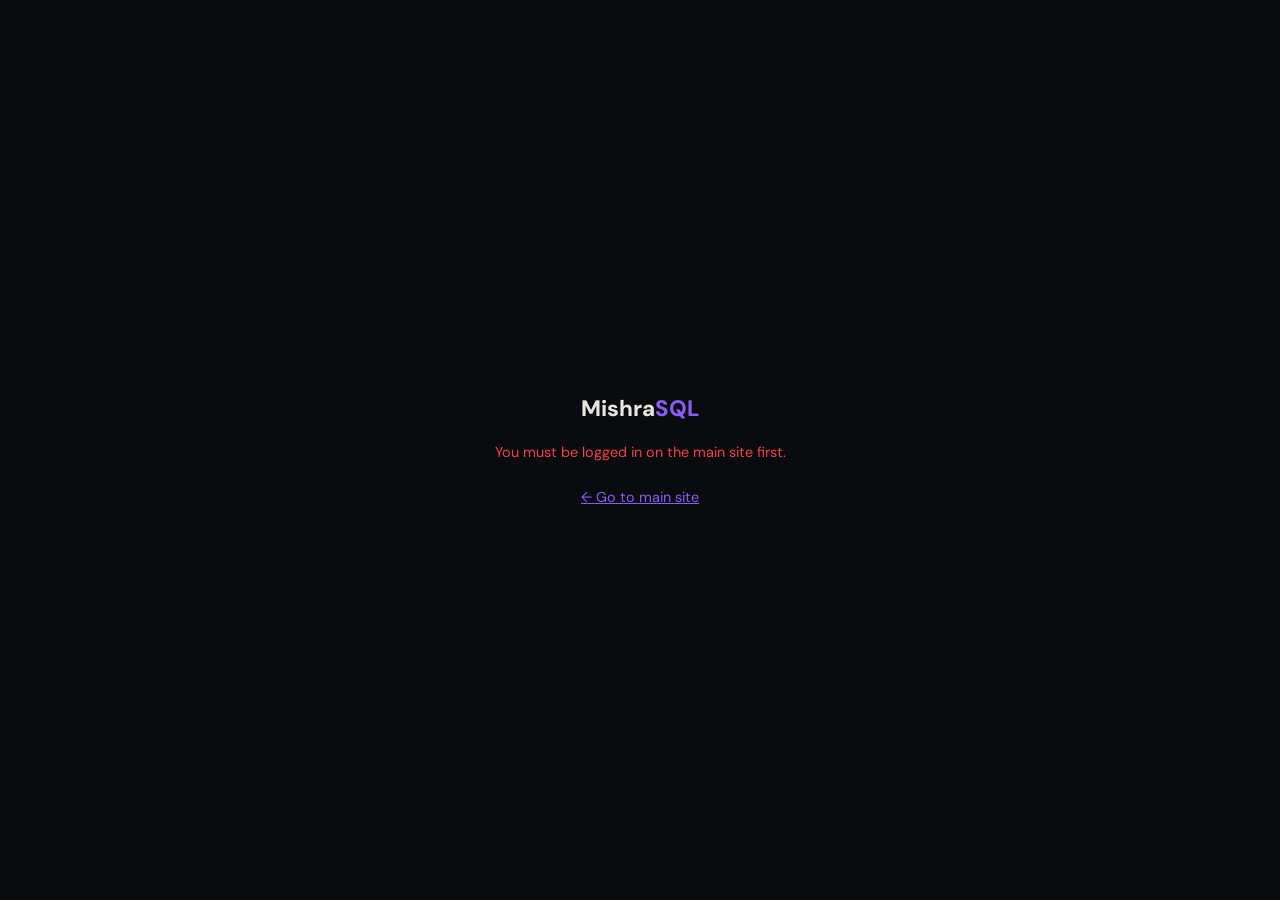
<file: admin-panel.html>
<!DOCTYPE html>
<html lang="en">
<head>
  <meta charset="UTF-8" />
  <meta name="viewport" content="width=device-width, initial-scale=1.0"/>
  <title>Admin — MishraSQL</title>
  <link rel="preconnect" href="https://fonts.googleapis.com">
  <link href="https://fonts.googleapis.com/css2?family=DM+Sans:wght@400;500;600;700;800&display=swap" rel="stylesheet">
  <link rel="stylesheet" href="style.css">
  <style>
    /* ── Admin panel overrides ────────────────────────── */
    body { background: #0a0b0e; }
    #adminLoadingState { display: flex; }
    #adminContent      { display: none; }

    #authGate {
      display: flex;
      flex-direction: column;
      align-items: center;
      justify-content: center;
      height: 100vh;
      gap: 14px;
      color: var(--dim, #888);
    }
    #authGate .gate-logo { font-size: 1.4rem; font-weight: 800; color: #e8e6e0; }
    #authGate .gate-logo span { color: #8b5cf6; }
    #authGate p { font-size: 0.9rem; }
    #authGate .gate-spinner {
      width: 28px; height: 28px;
      border: 3px solid #222;
      border-top-color: #8b5cf6;
      border-radius: 50%;
      animation: spin 0.8s linear infinite;
    }
    @keyframes spin { to { transform: rotate(360deg); } }

    :root {
      --accent: #8b5cf6;
      --fg:     #e8e6e0;
      --dim:    #888;
      --border: rgba(255,255,255,0.08);
      --red:    #ef4444;
    }
  </style>
</head>
<body>

<!-- AUTH GATE (shown while checking login) -->
<div id="authGate">
  <div class="gate-logo">Mishra<span>SQL</span></div>
  <div class="gate-spinner"></div>
  <p>Checking access…</p>
</div>

<!-- ADMIN SHELL (hidden until auth passes) -->
<div id="adminShell" style="display:none">

  <!-- NAV -->
  <nav class="admin-top-nav">
    <div class="admin-nav-left">
      <button class="btn-back-admin" onclick="goHome()">← Back to Site</button>
      <span class="admin-nav-title">⚙️ Admin Dashboard</span>
    </div>
    <div style="display:flex;align-items:center;gap:10px">
      <span id="adminWelcome" style="font-size:0.82rem;color:var(--dim)"></span>
      <button class="btn-adm-refresh" onclick="AdminDash.refresh()">↻ Refresh</button>
    </div>
  </nav>

  <!-- LOADING STATE -->
  <div class="admin-loading" id="adminLoadingState">
    <div class="admin-loading-spinner"></div>
    <p>Loading admin data…</p>
  </div>

  <!-- MAIN CONTENT -->
  <div class="admin-body" id="adminContent">

    <!-- KPI CARDS -->
    <section class="adm-section">
      <div class="adm-section-head"><h2>Overview</h2></div>
      <div class="adm-kpi-grid">
        <div class="adm-kpi-card">
          <div class="adm-kpi-val" id="kadTotal">—</div>
          <div class="adm-kpi-label">Total Signups</div>
        </div>
        <div class="adm-kpi-card kpi-dau">
          <div class="adm-kpi-val" id="kadDAU">—</div>
          <div class="adm-kpi-label">Active Today</div>
          <div class="adm-kpi-sub">last 24 hours</div>
        </div>
        <div class="adm-kpi-card kpi-mau">
          <div class="adm-kpi-val" id="kadMAU">—</div>
          <div class="adm-kpi-label">Active This Month</div>
          <div class="adm-kpi-sub">last 30 days</div>
        </div>
        <div class="adm-kpi-card kpi-eng">
          <div class="adm-kpi-val" id="kadEngaged">—</div>
          <div class="adm-kpi-label">Engaged Users</div>
          <div class="adm-kpi-sub">solved ≥ 1 question</div>
        </div>
      </div>
    </section>

    <!-- SIGNUP TREND -->
    <section class="adm-section">
      <div class="adm-section-head"><h2>New Signups — Last 14 Days</h2></div>
      <div class="adm-chart-wrap">
        <div class="adm-chart" id="adminChart"></div>
      </div>
    </section>

    <!-- ENGAGEMENT FILTER -->
    <section class="adm-section">
      <div class="adm-section-head"><h2>Engagement Filter</h2></div>
      <div class="adm-eng-row">
        <label class="adm-eng-label">
          Users who solved at least
          <input type="number" id="engN" value="1" min="1" max="999"
                 oninput="AdminDash.setMinSolves(this.value)" class="adm-eng-input">
          questions
        </label>
        <span class="adm-eng-count" id="engCount"></span>
      </div>
      <div class="adm-eng-pills" id="engList"></div>
    </section>

    <!-- USERS TABLE -->
    <section class="adm-section">
      <div class="adm-section-head">
        <div class="adm-head-left">
          <h2>All Users</h2>
          <span class="adm-count-badge" id="adminUserCount"></span>
        </div>
        <div class="adm-head-right">
          <input type="text" placeholder="Search name or email…" id="adminSearch"
                 oninput="AdminDash.setSearch(this.value)" class="adm-search-input">
          <button class="btn-adm-export" onclick="AdminDash.exportCSV()">↓ Export CSV</button>
        </div>
      </div>
      <div class="adm-table-wrap">
        <table class="adm-table">
          <thead>
            <tr>
              <th style="width:44px"></th>
              <th class="adm-sort-th" onclick="AdminDash.setSort('display_name')">Name ↕</th>
              <th class="adm-sort-th" onclick="AdminDash.setSort('email')">Email ↕</th>
              <th>Qualification</th>
              <th class="adm-sort-th" onclick="AdminDash.setSort('created_at')">Joined ↕</th>
              <th class="adm-sort-th" onclick="AdminDash.setSort('last_seen_at')">Last Active ↕</th>
              <th class="adm-sort-th" onclick="AdminDash.setSort('solves')">Solved ↕</th>
              <th style="width:32px"></th>
            </tr>
          </thead>
          <tbody id="adminUsersBody"></tbody>
        </table>
      </div>
    </section>

    <!-- QUESTION ANALYTICS -->
    <section class="adm-section">
      <div class="adm-section-head"><h2>Question Analytics</h2></div>
      <div class="adm-q-grid">
        <div class="adm-q-panel">
          <h3>Top 10 Most Solved</h3>
          <div id="adminTopQ"></div>
        </div>
        <div class="adm-q-panel">
          <h3>Zero-Solve Questions <span class="adm-warn-badge">needs attention</span></h3>
          <div id="adminZeroQ"></div>
        </div>
      </div>
    </section>

    <!-- CERTIFICATE REQUESTS -->
    <section class="adm-section">
      <div class="adm-section-head">
        <div class="adm-head-left">
          <h2>🎓 Certificate Requests</h2>
          <span class="adm-count-badge" id="certPendingBadge"></span>
        </div>
        <div class="adm-head-right">
          <span style="font-size:0.8rem;color:#888">Users who passed the certification test — send their certificate manually to their email.</span>
        </div>
      </div>
      <div id="certRequestsBody"></div>
    </section>

    <!-- ANNOUNCEMENT -->
    <section class="adm-section">
      <div class="adm-section-head"><h2>📢 Site Announcement</h2></div>
      <p class="adm-section-desc">Write a message and click Publish — it appears as a dismissible banner to all users on the main site instantly. Leave empty to hide it.</p>
      <textarea id="adminAnnouncementText" class="adm-ann-textarea"
        placeholder="e.g. Module 3 is now live! Check it out 🎉" rows="3"></textarea>
      <div class="adm-ann-actions">
        <button id="adminAnnSaveBtn" class="btn-adm-publish" onclick="AdminDash.saveAnnouncement()">Publish</button>
        <button class="btn-adm-clear" onclick="AdminDash.clearAnnouncement()">Clear</button>
        <span class="adm-ann-status" id="adminAnnStatus"></span>
      </div>
    </section>

  </div><!-- /adminContent -->
</div><!-- /adminShell -->

<script>
// ================================================================
//  SUPABASE CONFIG + AUTH CLIENT
// ================================================================
const SUPABASE_URL  = 'https://wyxutuqckkdkraawyxff.supabase.co';
const SUPABASE_ANON = 'eyJhbGciOiJIUzI1NiIsInR5cCI6IkpXVCJ9.eyJpc3MiOiJzdXBhYmFzZSIsInJlZiI6Ind5eHV0dXFja2tka3JhYXd5eGZmIiwicm9sZSI6ImFub24iLCJpYXQiOjE3NzgxMzQ3NzksImV4cCI6MjA5MzcxMDc3OX0.ale0hHkE36PPQwKiqo5ViS3bi28krpU8gHXiWCKyLAU';

var Auth = (function () {
  var A   = SUPABASE_URL + '/auth/v1';
  var DB  = SUPABASE_URL + '/rest/v1';
  var KEY = 'msql_sess';

  function bh()    { return { 'Content-Type':'application/json', 'apikey': SUPABASE_ANON }; }
  function ah(tok) { return Object.assign(bh(), { 'Authorization':'Bearer '+tok }); }
  function save(s) { try { localStorage.setItem(KEY, JSON.stringify(s)); } catch(e){} }
  function clear() { try { localStorage.removeItem(KEY); } catch(e){} }
  function read()  { try { var s=localStorage.getItem(KEY); return s?JSON.parse(s):null; } catch(e){return null;} }

  function refresh(sess) {
    if (!sess || !sess.access_token) return Promise.resolve(null);
    if (Date.now()/1000 < (sess.expires_at||0) - 60) return Promise.resolve(sess);
    if (!sess.refresh_token) { clear(); return Promise.resolve(null); }
    return fetch(A+'/token?grant_type=refresh_token', {
      method:'POST', headers:bh(), body:JSON.stringify({refresh_token:sess.refresh_token})
    }).then(function(r){return r.json();}).then(function(d){
      if (!d.access_token){ clear(); return null; }
      d.expires_at = Math.floor(Date.now()/1000)+(d.expires_in||3600);
      save(d); return d;
    }).catch(function(){ return sess; });
  }

  function fromTable(table) {
    var sess  = read();
    var tok   = sess && sess.access_token ? sess.access_token : SUPABASE_ANON;
    var cols  = '*';
    var filts = [];
    var isSingle = false;
    var _order = null;
    var _limit = null;
    var q = {
      select: function(c){ cols=c||'*'; return q; },
      eq:     function(col,val){ filts.push(col+'=eq.'+encodeURIComponent(val)); return q; },
      neq:    function(col,val){ filts.push(col+'=neq.'+encodeURIComponent(val)); return q; },
      order:  function(col,asc){ _order=col+'.'+(asc?'asc':'desc'); return q; },
      limit:  function(n){ _limit=n; return q; },
      single: function(){ isSingle=true; return q; },
      then:   function(res, rej) {
        var url  = DB+'/'+table+'?select='+cols+(filts.length?'&'+filts.join('&'):'');
        if (_order) url += '&order='+_order;
        if (_limit) url += '&limit='+_limit;
        var hdrs = ah(tok);
        if (isSingle) hdrs['Accept'] = 'application/vnd.pgrst.object+json';
        return fetch(url, {headers:hdrs})
          .then(function(r){return r.json();})
          .then(function(d){
            if (isSingle) {
              res(d && !d.code ? {data:d,error:null} : {data:null,error:d});
            } else {
              res(Array.isArray(d) ? {data:d,error:null} : {data:[],error:d});
            }
          }).catch(rej);
      },
      update: function(body) {
        var url = DB+'/'+table+(filts.length?'?'+filts.join('&'):'');
        return fetch(url, {
          method:'PATCH',
          headers: Object.assign(ah(tok), {'Prefer':'return=minimal'}),
          body: JSON.stringify(body)
        }).then(function(r){
          return r.ok ? {data:body,error:null} : r.json().then(function(e){return {data:null,error:e};});
        }).catch(function(e){return {data:null,error:{message:e.message}};});
      },
      upsert: function(body) {
        return fetch(DB+'/'+table, {
          method:'POST',
          headers: Object.assign(ah(tok), {'Prefer':'resolution=merge-duplicates,return=minimal'}),
          body: JSON.stringify(body)
        }).then(function(r){
          return r.ok ? {data:body,error:null} : r.json().then(function(e){return {data:null,error:e};});
        }).catch(function(e){return {data:null,error:{message:e.message}};});
      }
    };
    return q;
  }

  return {
    getSession: function() {
      return refresh(read()).then(function(s){ return {data:{session:s},error:null}; });
    },
    from: fromTable
  };
})();

// ── HELPERS ───────────────────────────────────────────────────────
function getInitials(str) {
  if (!str) return '?';
  return str.split(/\s+/).map(function(w){return w[0]||'';}).join('').toUpperCase().slice(0,2) || str.slice(0,2).toUpperCase();
}

function goHome() {
  window.location.href = 'index.html';
}

// ── ADMIN BOOT ────────────────────────────────────────────────────
// Tell app.js not to run init() — we only need QUESTIONS data
window.MISHRA_ADMIN_PANEL = true;

var currentUser  = null;
var userProfile  = null;
var QUESTIONS    = [];

async function bootAdmin() {
  try {
    var res = await Auth.getSession();
    var session = res.data && res.data.session;

    if (!session || !session.user) {
      showGate('You must be logged in on the main site first.', true);
      return;
    }

    var user = session.user;

    var profileRes = await Auth.from('user_profiles').select('*').eq('id', user.id).single();
    if (!profileRes.data || !profileRes.data.is_admin) {
      showGate('Access denied. Admin only.', true);
      return;
    }

    currentUser = user;
    userProfile = profileRes.data;

    var name = userProfile.display_name || userProfile.full_name || user.email.split('@')[0];
    document.getElementById('adminWelcome').textContent = 'Hello, ' + name;

    document.getElementById('authGate').style.display  = 'none';
    document.getElementById('adminShell').style.display = 'block';

    AdminDash.init();
  } catch(e) {
    showGate('Something went wrong: ' + e.message, true);
  }
}

function showGate(msg, showBtn) {
  var gate = document.getElementById('authGate');
  gate.innerHTML =
    '<div class="gate-logo">Mishra<span>SQL</span></div>' +
    '<p style="color:#ef4444">' + msg + '</p>' +
    (showBtn ? '<a href="index.html" style="color:#8b5cf6;font-size:0.9rem;margin-top:8px">← Go to main site</a>' : '');
}

// Also expose updateAnnouncementBanner as a no-op since it's on the main site
function updateAnnouncementBanner() {}

bootAdmin();
</script>

<!-- Admin dashboard logic -->
<script src="admin.js"></script>

</body>
</html>
</file>
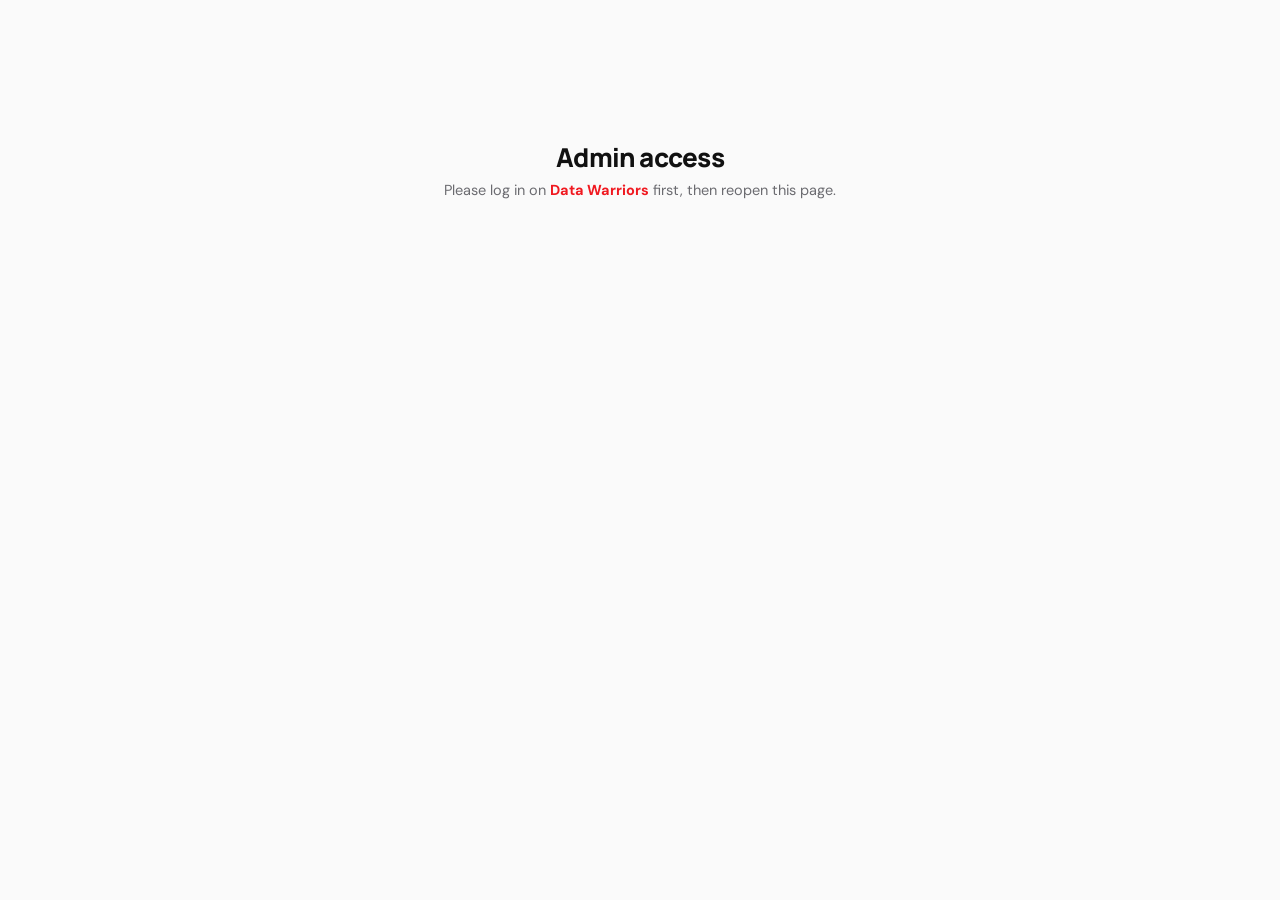
<file: data-warriors-admin.html>
<!doctype html>
<html lang="en">
<head>
  <meta charset="utf-8">
  <meta name="viewport" content="width=device-width,initial-scale=1">
  <meta name="theme-color" content="#f01920">
  <meta name="robots" content="noindex,nofollow">
  <title>Data Warriors · Admin</title>
  <link rel="preconnect" href="https://fonts.googleapis.com">
  <link rel="preconnect" href="https://fonts.gstatic.com" crossorigin>
  <link href="https://fonts.googleapis.com/css2?family=DM+Sans:wght@400;500;600;700&family=Manrope:wght@500;600;700;800&display=swap" rel="stylesheet">
  <link rel="stylesheet" href="/data-warriors.css">
  <style>
    body.adm-mode{background:var(--bg-2)}
    .adm-gate{max-width:460px;margin:16vh auto;text-align:center;padding:0 var(--gutter)}
    .adm-gate h1{font-family:var(--display);font-size:26px;font-weight:800;letter-spacing:-.03em;margin:0 0 8px}
    .adm-gate p{color:var(--muted);font-size:14.5px;line-height:1.6}
    .adm-gate a{color:var(--red);font-weight:700;text-decoration:none}
    .adm-spin{width:30px;height:30px;border:3px solid var(--line-2);border-top-color:var(--red);border-radius:50%;animation:admspin .8s linear infinite;margin:0 auto 16px}
    @keyframes admspin{to{transform:rotate(360deg)}}
    .adm-ov{display:grid;grid-template-columns:repeat(5,1fr);gap:12px}
    .adm-ov .kpi strong{font-size:26px}
    .adm-table-wrap{overflow-x:auto;background:#fff;border:1px solid var(--line);border-radius:var(--radius);box-shadow:var(--shadow)}
    table.adm{width:100%;border-collapse:collapse;font-size:13px;min-width:720px}
    table.adm th{text-align:left;font-size:11px;font-weight:700;text-transform:uppercase;letter-spacing:.04em;color:var(--muted);padding:12px 14px;border-bottom:1px solid var(--line);white-space:nowrap}
    table.adm td{padding:11px 14px;border-bottom:1px solid var(--line-2);vertical-align:middle}
    table.adm tr:last-child td{border-bottom:0}
    table.adm tbody tr:hover{background:var(--bg-2)}
    .adm-name b{font-weight:700}
    .adm-name span{display:block;color:var(--muted);font-size:11.5px}
    .adm-daypill{font-weight:700;font-family:var(--display);color:var(--red-ink);background:var(--pale);border:1px solid var(--red-line);border-radius:999px;padding:3px 9px;font-size:12px;white-space:nowrap}
    .adm-daypill.zero{color:var(--muted);background:#f4f4f5;border-color:var(--line)}
    .adm-done{color:var(--green);font-weight:700}
    .adm-links a{color:var(--red-ink);text-decoration:none;margin-right:8px;font-weight:600}
    .adm-links a:hover{text-decoration:underline}
    .adm-tag{font-size:10.5px;font-weight:700;border-radius:999px;padding:2px 7px}
    .adm-tag.ok{color:var(--green);background:var(--green-soft);border:1px solid var(--green-line)}
    .adm-tag.no{color:var(--muted);background:#f4f4f5;border:1px solid var(--line)}
    .adm-req{display:flex;align-items:center;justify-content:space-between;gap:14px;background:#fff;border:1px solid var(--line);border-radius:14px;padding:14px 16px;margin-bottom:10px;flex-wrap:wrap}
    .adm-req .rq-actions{display:flex;gap:8px}
    .adm-search{width:100%;max-width:340px;border:1px solid var(--line);border-radius:11px;padding:10px 14px;font:14px var(--font);background:#fff;color:var(--ink);margin-bottom:14px}
    @media (max-width:760px){ .adm-ov{grid-template-columns:repeat(2,1fr)} }
  </style>
</head>
<body class="adm-mode">
  <div id="admRoot">
    <div class="adm-gate"><div class="adm-spin"></div><p>Checking access…</p></div>
  </div>
  <div class="toast" id="toast" role="status" aria-live="polite"></div>
  <script src="/data-warriors-admin.js" defer></script>
</body>
</html>
</file>
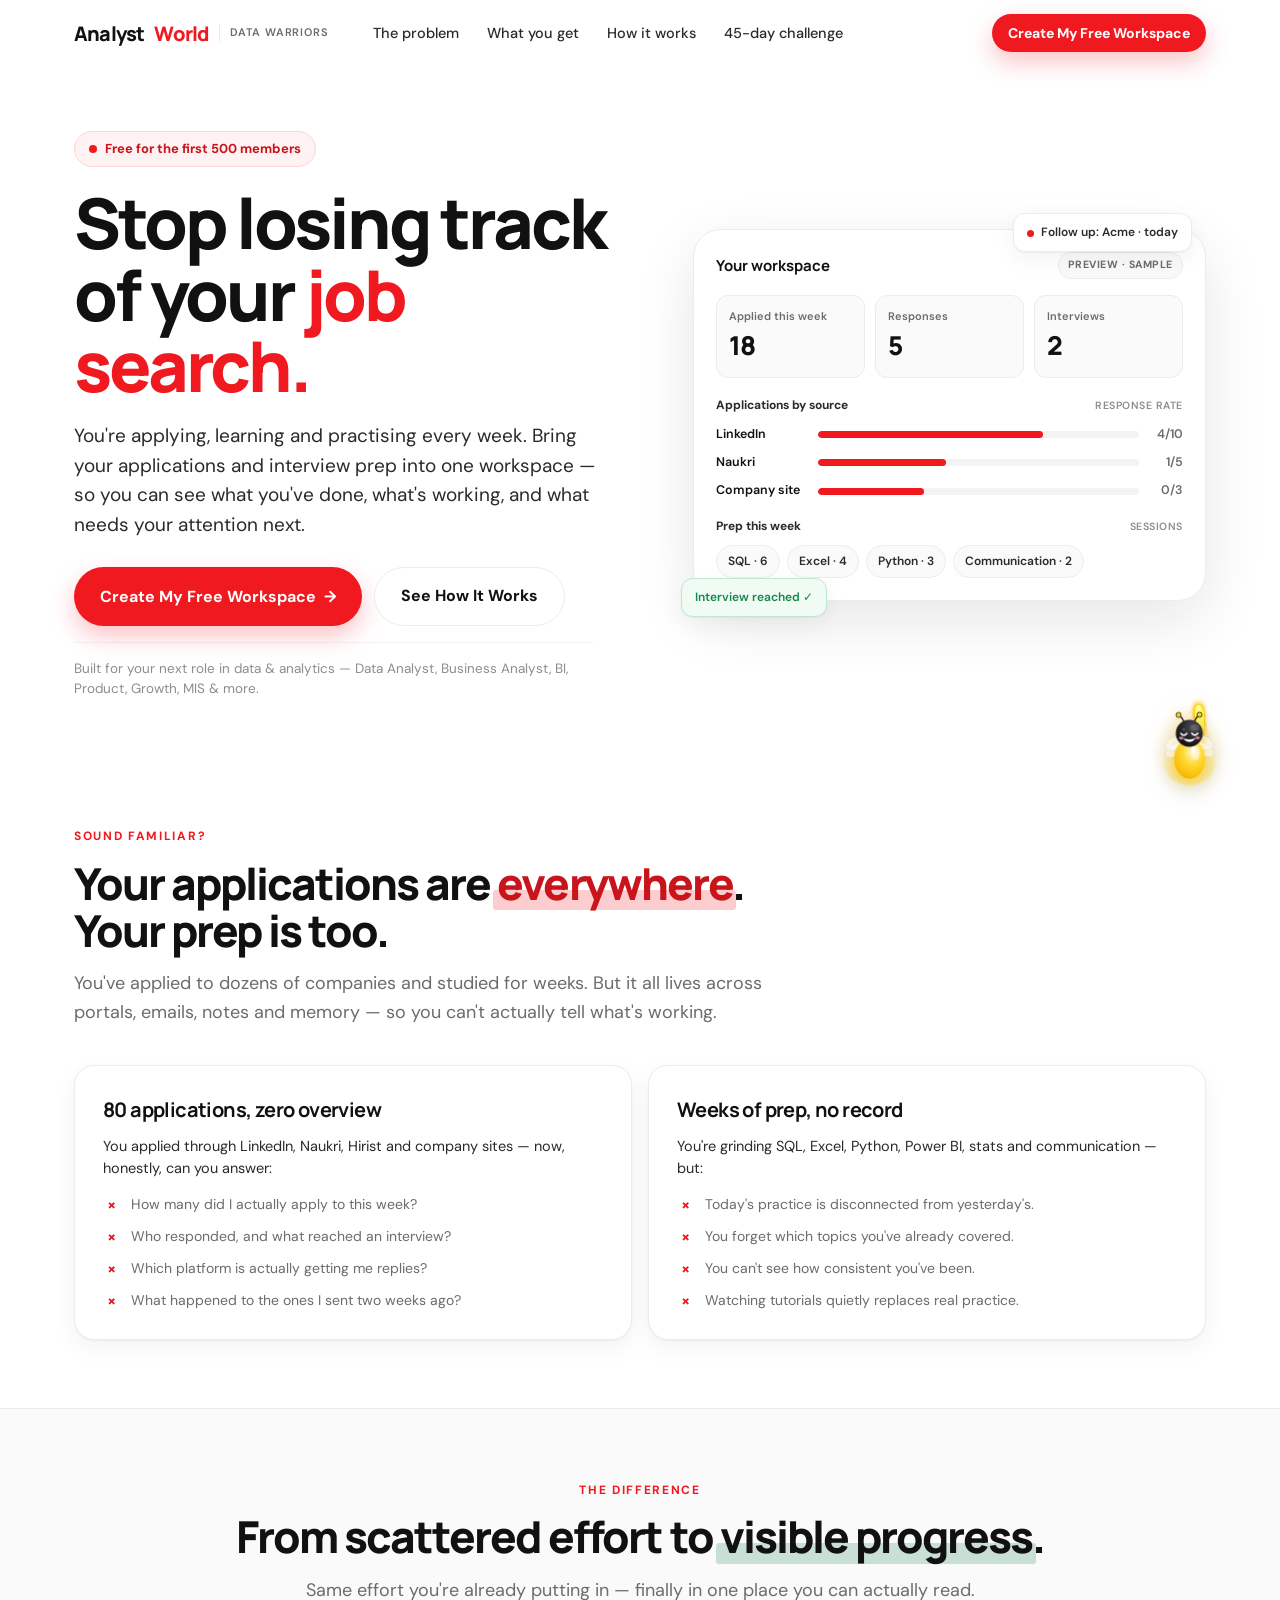
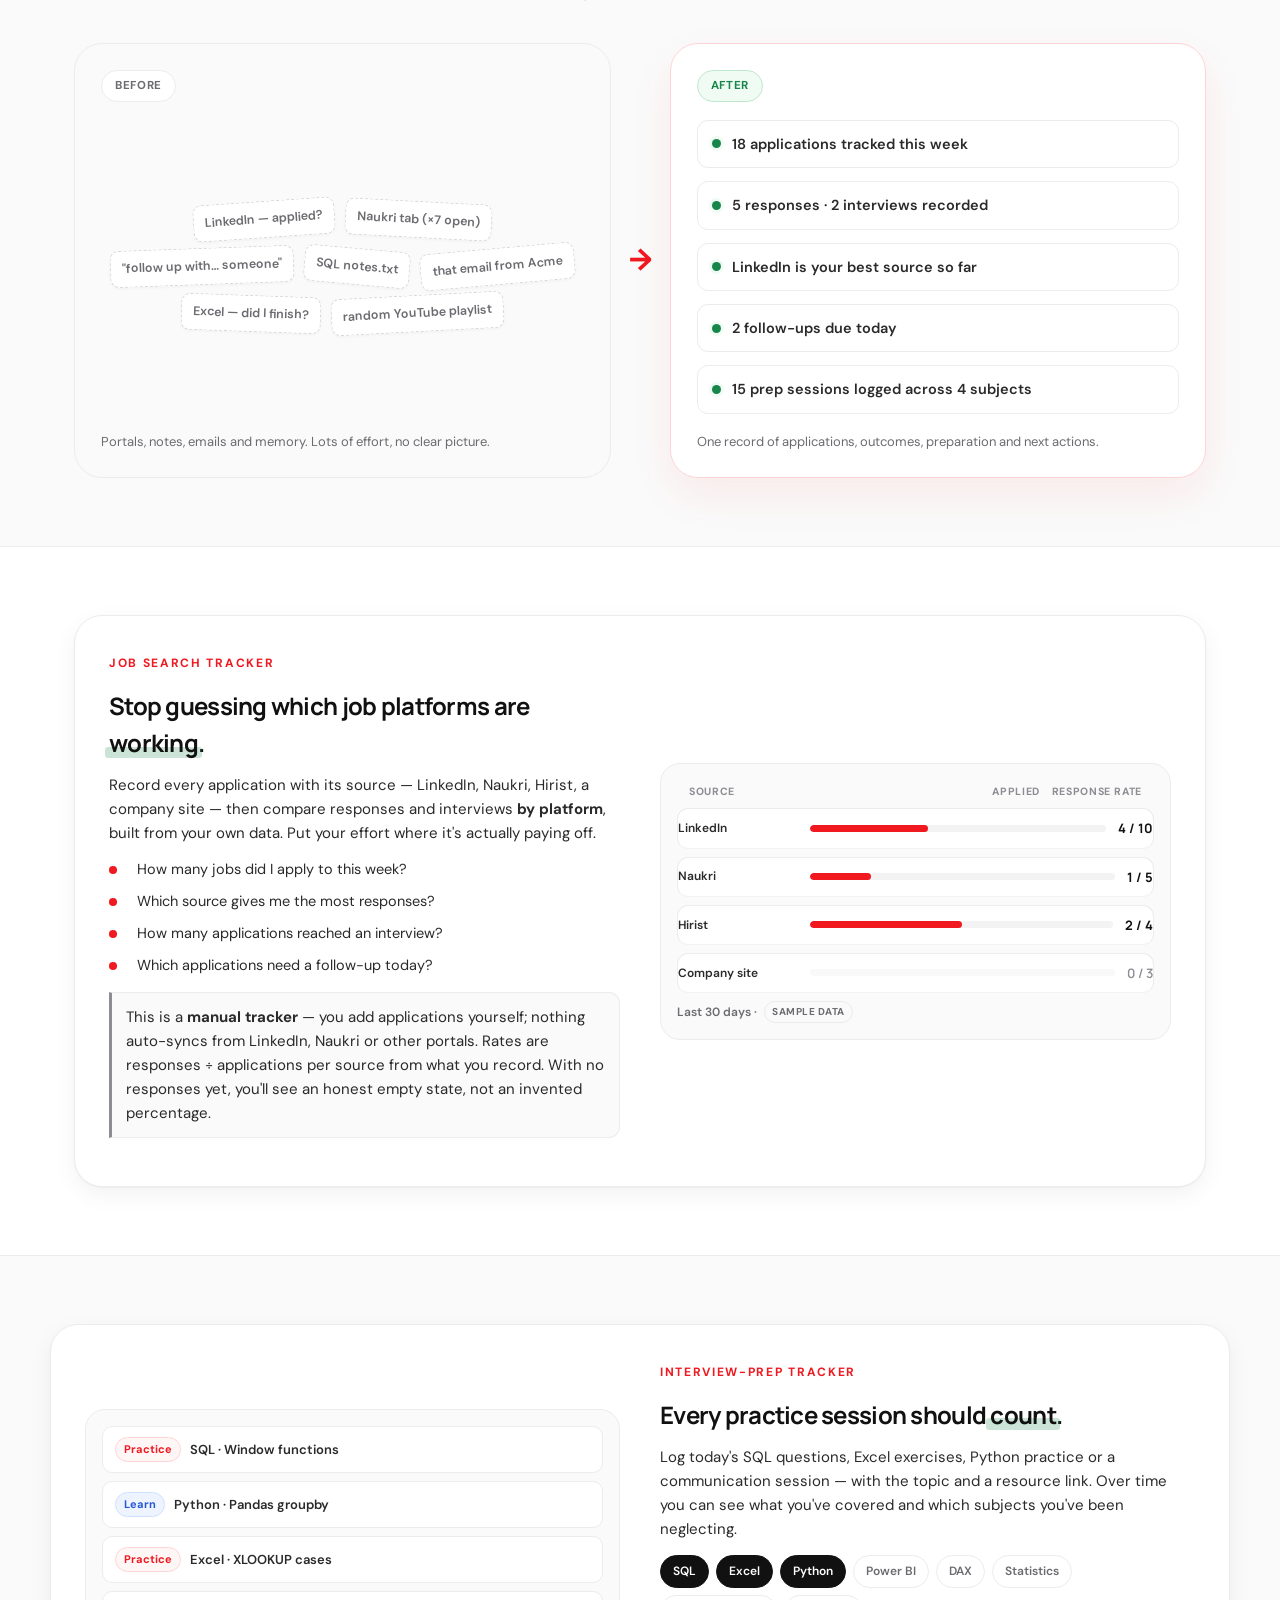
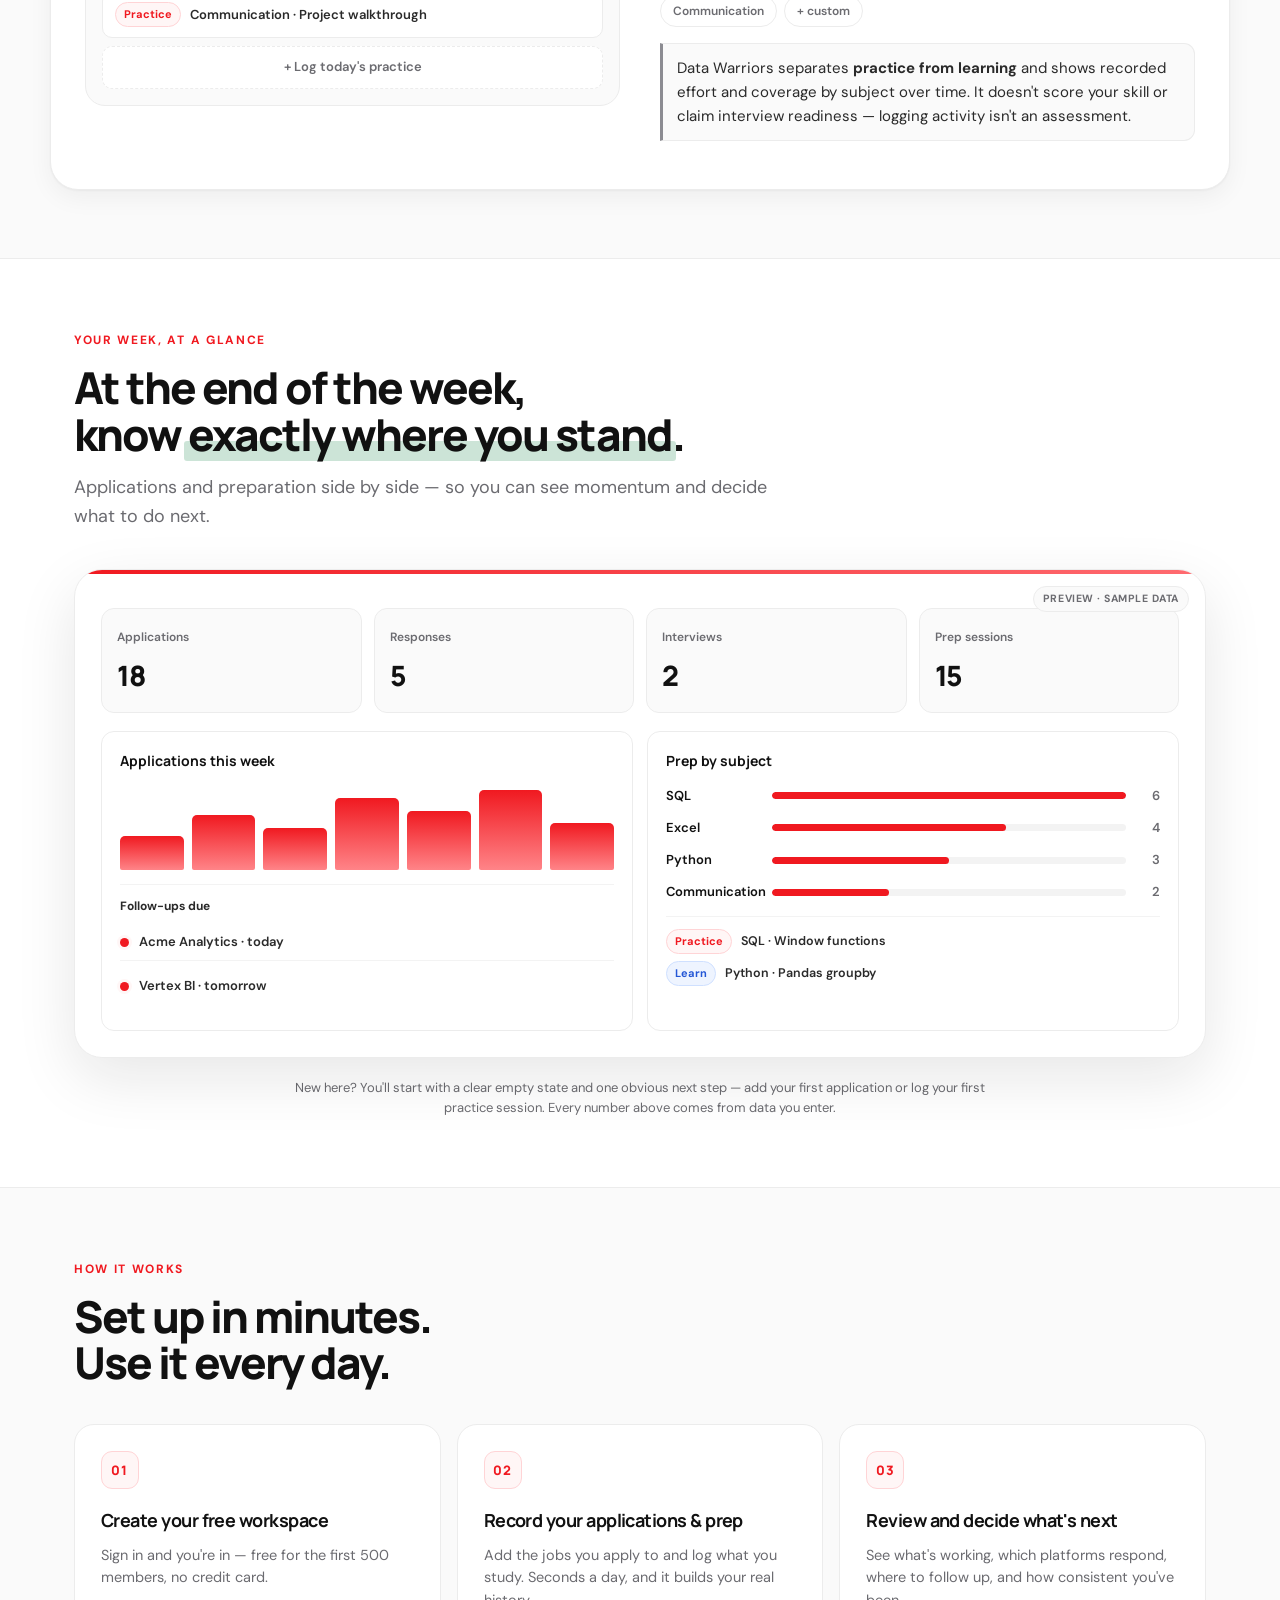
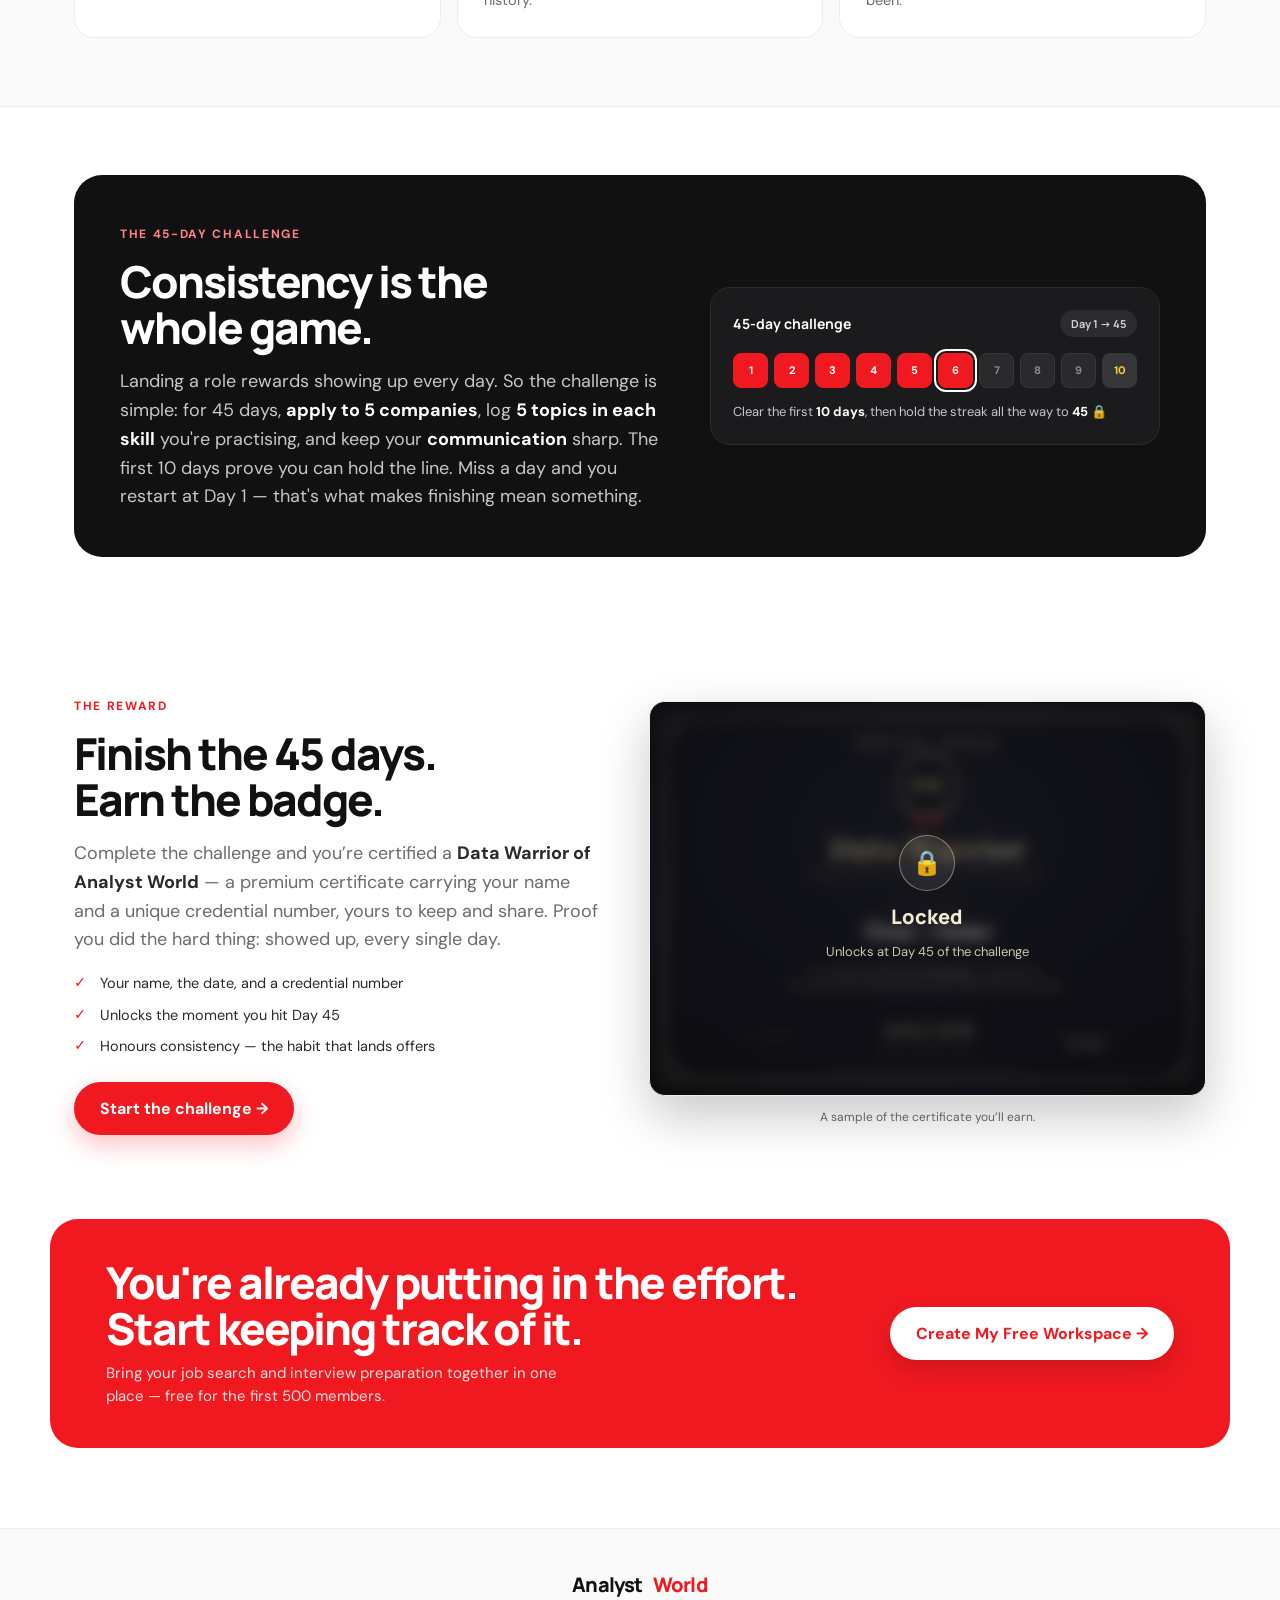
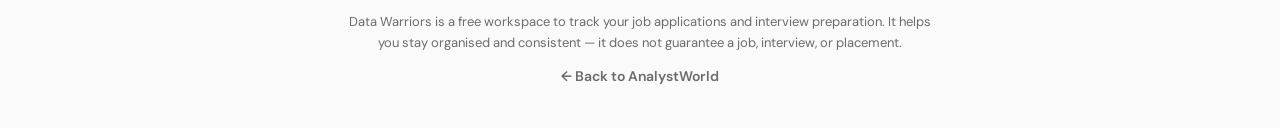
<file: data-warriors.html>
<!doctype html>
<html lang="en">
<head>
  <meta charset="utf-8">
  <meta name="viewport" content="width=device-width,initial-scale=1">
  <meta name="theme-color" content="#f01920">
  <title>Data Warriors | Track Your Job Search &amp; Interview Prep in One Place</title>
  <meta name="description" content="A free workspace for data &amp; analytics job seekers. Track every application across LinkedIn, Naukri, Hirist and company sites, log your SQL/Excel/Python prep, and see your progress in one dashboard.">
  <link rel="canonical" href="https://analystworld.in/data-warriors">
  <meta property="og:title" content="Data Warriors | Track Your Job Search &amp; Interview Prep">
  <meta property="og:description" content="Stop losing track of your job search. Bring your applications and interview prep into one workspace and see your progress.">
  <meta property="og:type" content="website">
  <meta property="og:url" content="https://analystworld.in/data-warriors">
  <meta name="twitter:card" content="summary_large_image">
  <link rel="preconnect" href="https://fonts.googleapis.com">
  <link rel="preconnect" href="https://fonts.gstatic.com" crossorigin>
  <link href="https://fonts.googleapis.com/css2?family=DM+Sans:wght@400;500;600;700&family=Manrope:wght@500;600;700;800&family=Playfair+Display:ital,wght@0,700;0,800;1,700&display=swap" rel="stylesheet">
  <link rel="stylesheet" href="/data-warriors.css">
</head>
<body>
  <canvas id="sparkles" aria-hidden="true"></canvas>
  <div id="bee" aria-hidden="true">
    <svg viewBox="0 0 120 142" width="60" height="71" role="presentation">
      <defs>
        <radialGradient id="beeGlow" cx="50%" cy="66%" r="58%">
          <stop offset="0%" stop-color="#ffe98f" stop-opacity=".95"/>
          <stop offset="42%" stop-color="#ffd21a" stop-opacity=".48"/>
          <stop offset="100%" stop-color="#ffd21a" stop-opacity="0"/>
        </radialGradient>
        <radialGradient id="beeAbd" cx="40%" cy="30%" r="82%">
          <stop offset="0%" stop-color="#fff8d6"/>
          <stop offset="40%" stop-color="#ffd934"/>
          <stop offset="78%" stop-color="#f9bd09"/>
          <stop offset="100%" stop-color="#e9a200"/>
        </radialGradient>
        <radialGradient id="beeHead" cx="35%" cy="27%" r="84%">
          <stop offset="0%" stop-color="#4e4f56"/>
          <stop offset="52%" stop-color="#242428"/>
          <stop offset="100%" stop-color="#0d0d0f"/>
        </radialGradient>
      </defs>
      <ellipse class="bee-halo" cx="60" cy="96" rx="54" ry="50" fill="url(#beeGlow)"/>
      <g class="bee-wings">
        <g class="wing wl2"><ellipse cx="29" cy="76" rx="19" ry="11" transform="rotate(-33 29 76)"/></g>
        <g class="wing wr2"><ellipse cx="91" cy="76" rx="19" ry="11" transform="rotate(33 91 76)"/></g>
        <g class="wing wl1"><ellipse cx="34" cy="61" rx="23" ry="13.5" transform="rotate(-20 34 61)"/></g>
        <g class="wing wr1"><ellipse cx="86" cy="61" rx="23" ry="13.5" transform="rotate(20 86 61)"/></g>
      </g>
      <path class="bee-abd" d="M60 55c19 0 31 17 31 38 0 22-14 40-31 40s-31-18-31-40c0-21 12-38 31-38z" fill="url(#beeAbd)"/>
      <ellipse cx="48" cy="82" rx="8.5" ry="14" fill="#fff" opacity=".5"/>
      <ellipse cx="52" cy="74" rx="4" ry="5.5" fill="#fff" opacity=".85"/>
      <path d="M51 22C47 11 42 7 40 5" stroke="#15151a" stroke-width="2.6" fill="none" stroke-linecap="round"/>
      <path d="M69 22C73 11 78 7 80 5" stroke="#15151a" stroke-width="2.6" fill="none" stroke-linecap="round"/>
      <circle cx="39" cy="5" r="5" fill="#ffd21a" stroke="#15151a" stroke-width="1.6"/>
      <circle cx="81" cy="5" r="5" fill="#ffd21a" stroke="#15151a" stroke-width="1.6"/>
      <circle cx="60" cy="42" r="27" fill="url(#beeHead)"/>
      <ellipse cx="49" cy="31" rx="9" ry="6.5" fill="#fff" opacity=".14"/>
      <circle cx="71" cy="34" r="3" fill="#fff" opacity=".18"/>
      <path d="M43 42q6 7.5 12 0" stroke="#fdfdfd" stroke-width="3.1" fill="none" stroke-linecap="round"/>
      <path d="M65 42q6 7.5 12 0" stroke="#fdfdfd" stroke-width="3.1" fill="none" stroke-linecap="round"/>
      <path d="M48 51c2.5 11 21.5 11 24 0 -5.5 4.5 -18.5 4.5 -24 0z" fill="#fff"/>
      <ellipse cx="43.5" cy="51.5" rx="4.4" ry="2.8" fill="#ef96ad" opacity=".85"/>
      <ellipse cx="76.5" cy="51.5" rx="4.4" ry="2.8" fill="#ef96ad" opacity=".85"/>
    </svg>
  </div>

  <!-- ===== NAV ===== -->
  <header class="nav" id="nav">
    <div class="nav-inner">
      <a class="brand" href="/home" aria-label="AnalystWorld home">Analyst<span>World</span><em>Data Warriors</em></a>
      <nav class="nav-links" id="navLinks" aria-label="Primary">
        <a href="#problem">The problem</a>
        <a href="#analytics">What you get</a>
        <a href="#how">How it works</a>
        <a href="#challenge">45-day challenge</a>
      </nav>
      <div class="nav-actions">
        <span id="accountArea"></span>
        <button class="btn primary sm" data-action="start">Create My Free Workspace</button>
        <button class="nav-toggle" id="navToggle" aria-label="Menu" aria-expanded="false"><span></span><span></span><span></span></button>
      </div>
    </div>
  </header>

  <main id="main">
    <!-- ===== HERO (recognition + relief) ===== -->
    <section class="hero reveal" data-bee-stop>
      <div class="hero-text">
        <span class="offer-pill"><i class="dotpulse"></i> Free for the first 500 members</span>
        <h1>Stop losing track of your <span>job search.</span></h1>
        <p class="lead">You're applying, learning and practising every week. Bring your applications and interview prep into one workspace — so you can see what you've done, what's working, and what needs your attention next.</p>
        <div class="actions">
          <button class="btn primary lg" data-action="start" data-bee-cta>Create My Free Workspace <span aria-hidden="true">→</span></button>
          <a class="btn ghost lg" href="#how">See How It Works</a>
        </div>
        <p class="audience-line">Built for your next role in data &amp; analytics — Data Analyst, Business Analyst, BI, Product, Growth, MIS &amp; more.</p>
      </div>

      <aside class="hero-visual" aria-label="Illustrative workspace preview">
        <div class="mini-dash" data-fill>
          <div class="md-top">
            <span class="md-title">Your workspace</span>
            <span class="preview-tag">Preview · sample</span>
          </div>
          <div class="md-kpis">
            <div class="md-kpi"><span>Applied this week</span><strong data-count="18">18</strong></div>
            <div class="md-kpi"><span>Responses</span><strong data-count="5">5</strong></div>
            <div class="md-kpi"><span>Interviews</span><strong data-count="2">2</strong></div>
          </div>
          <div class="md-sec">
            <div class="md-sec-h">Applications by source<em>response rate</em></div>
            <div class="src-row"><span>LinkedIn</span><i class="bar"><b style="width:70%"></b></i><em>4/10</em></div>
            <div class="src-row"><span>Naukri</span><i class="bar"><b style="width:40%"></b></i><em>1/5</em></div>
            <div class="src-row"><span>Company site</span><i class="bar"><b style="width:33%"></b></i><em>0/3</em></div>
          </div>
          <div class="md-sec">
            <div class="md-sec-h">Prep this week<em>sessions</em></div>
            <div class="chip-line">
              <span class="skl">SQL · 6</span><span class="skl">Excel · 4</span><span class="skl">Python · 3</span><span class="skl">Communication · 2</span>
            </div>
          </div>
        </div>
        <div class="float-chip chip-a">Follow up: Acme · today</div>
        <div class="float-chip chip-b">Interview reached ✓</div>
      </aside>
    </section>

    <!-- ===== PROBLEM (recognition) ===== -->
    <section class="section reveal" id="problem">
      <div class="section-head">
        <span class="eyebrow">SOUND FAMILIAR?</span>
        <h2>Your applications are <span class="mark pain">everywhere</span>.<br>Your prep is too.</h2>
        <p class="section-intro">You've applied to dozens of companies and studied for weeks. But it all lives across portals, emails, notes and memory — so you can't actually tell what's working.</p>
      </div>
      <div class="two-col">
        <article class="problem-card">
          <h3>80 applications, zero overview</h3>
          <p>You applied through LinkedIn, Naukri, Hirist and company sites — now, honestly, can you answer:</p>
          <ul class="x-list">
            <li>How many did I actually apply to this week?</li>
            <li>Who responded, and what reached an interview?</li>
            <li>Which platform is actually getting me replies?</li>
            <li>What happened to the ones I sent two weeks ago?</li>
          </ul>
        </article>
        <article class="problem-card">
          <h3>Weeks of prep, no record</h3>
          <p>You're grinding SQL, Excel, Python, Power BI, stats and communication — but:</p>
          <ul class="x-list">
            <li>Today's practice is disconnected from yesterday's.</li>
            <li>You forget which topics you've already covered.</li>
            <li>You can't see how consistent you've been.</li>
            <li>Watching tutorials quietly replaces real practice.</li>
          </ul>
        </article>
      </div>
    </section>

    <!-- ===== BEFORE / AFTER (relief — the centerpiece) ===== -->
    <section class="section band reveal" id="compare" data-bee-stop>
      <div class="section-head center">
        <span class="eyebrow">THE DIFFERENCE</span>
        <h2>From scattered effort to <span class="mark win">visible progress</span>.</h2>
        <p class="section-intro">Same effort you're already putting in — finally in one place you can actually read.</p>
      </div>
      <div class="ba-grid">
        <article class="ba-card before">
          <div class="ba-tag">Before</div>
          <div class="ba-scatter">
            <span class="scrap s1">LinkedIn — applied?</span>
            <span class="scrap s2">Naukri tab (×7 open)</span>
            <span class="scrap s3">"follow up with… someone"</span>
            <span class="scrap s4">SQL notes.txt</span>
            <span class="scrap s5">that email from Acme</span>
            <span class="scrap s6">Excel — did I finish?</span>
            <span class="scrap s7">random YouTube playlist</span>
          </div>
          <p class="ba-cap">Portals, notes, emails and memory. Lots of effort, no clear picture.</p>
        </article>
        <div class="ba-arrow" aria-hidden="true">→</div>
        <article class="ba-card after">
          <div class="ba-tag on">After</div>
          <div class="ba-organised">
            <div class="org-row"><span class="org-dot"></span>18 applications tracked this week</div>
            <div class="org-row"><span class="org-dot"></span>5 responses · 2 interviews recorded</div>
            <div class="org-row"><span class="org-dot"></span>LinkedIn is your best source so far</div>
            <div class="org-row"><span class="org-dot"></span>2 follow-ups due today</div>
            <div class="org-row"><span class="org-dot"></span>15 prep sessions logged across 4 subjects</div>
          </div>
          <p class="ba-cap">One record of applications, outcomes, preparation and next actions.</p>
        </article>
      </div>
    </section>

    <!-- ===== JOB + PLATFORM ANALYTICS (possibility) ===== -->
    <section class="section reveal" id="analytics" data-bee-stop>
      <div class="feature-row">
        <div class="fr-text">
          <span class="kicker">Job search tracker</span>
          <h3>Stop guessing which job platforms are <span class="mark win">working</span>.</h3>
          <p>Record every application with its source — LinkedIn, Naukri, Hirist, a company site — then compare responses and interviews <strong>by platform</strong>, built from your own data. Put your effort where it's actually paying off.</p>
          <ul class="check-list">
            <li>How many jobs did I apply to this week?</li>
            <li>Which source gives me the most responses?</li>
            <li>How many applications reached an interview?</li>
            <li>Which applications need a follow-up today?</li>
          </ul>
          <p class="honesty">This is a <strong>manual tracker</strong> — you add applications yourself; nothing auto-syncs from LinkedIn, Naukri or other portals. Rates are responses ÷ applications per source from what you record. With no responses yet, you'll see an honest empty state, not an invented percentage.</p>
        </div>
        <div class="fr-ui">
          <div class="ui-card" data-fill>
            <div class="ui-row head"><span>Source</span><span>Applied</span><span>Response rate</span></div>
            <div class="src-rate"><span class="src">LinkedIn</span><i class="bar"><b style="width:40%"></b></i><strong>4 / 10</strong></div>
            <div class="src-rate"><span class="src">Naukri</span><i class="bar"><b style="width:20%"></b></i><strong>1 / 5</strong></div>
            <div class="src-rate"><span class="src">Hirist</span><i class="bar"><b style="width:50%"></b></i><strong>2 / 4</strong></div>
            <div class="src-rate"><span class="src">Company site</span><i class="bar none"><b style="width:0"></b></i><strong class="muted">0 / 3</strong></div>
            <div class="ui-foot">Last 30 days · <span class="preview-tag inline">sample data</span></div>
          </div>
        </div>
      </div>
    </section>

    <!-- ===== PREPARATION (possibility) ===== -->
    <section class="section band reveal" id="prep" data-bee-stop>
      <div class="feature-row reverse">
        <div class="fr-text">
          <span class="kicker">Interview-prep tracker</span>
          <h3>Every practice session should <span class="mark win">count</span>.</h3>
          <p>Log today's SQL questions, Excel exercises, Python practice or a communication session — with the topic and a resource link. Over time you can see what you've covered and which subjects you've been neglecting.</p>
          <div class="tags">
            <span class="tag on">SQL</span><span class="tag on">Excel</span><span class="tag on">Python</span>
            <span class="tag">Power BI</span><span class="tag">DAX</span><span class="tag">Statistics</span><span class="tag">Communication</span><span class="tag">+ custom</span>
          </div>
          <p class="honesty">Data Warriors separates <strong>practice from learning</strong> and shows recorded effort and coverage by subject over time. It doesn't score your skill or claim interview readiness — logging activity isn't an assessment.</p>
        </div>
        <div class="fr-ui">
          <div class="ui-card">
            <div class="log-row"><span class="dot practice">Practice</span>SQL · Window functions</div>
            <div class="log-row"><span class="dot learn">Learn</span>Python · Pandas groupby</div>
            <div class="log-row"><span class="dot practice">Practice</span>Excel · XLOOKUP cases</div>
            <div class="log-row"><span class="dot practice">Practice</span>Communication · Project walkthrough</div>
            <div class="log-row add">+ Log today's practice</div>
          </div>
        </div>
      </div>
    </section>

    <!-- ===== WEEKLY PROGRESS (possibility — tangible reward) ===== -->
    <section class="section reveal" id="progress" data-bee-stop>
      <div class="section-head">
        <span class="eyebrow">YOUR WEEK, AT A GLANCE</span>
        <h2>At the end of the week,<br>know <span class="mark win">exactly where you stand</span>.</h2>
        <p class="section-intro">Applications and preparation side by side — so you can see momentum and decide what to do next.</p>
      </div>
      <div class="dash-preview" aria-label="Illustrative weekly dashboard" data-fill>
        <span class="preview-tag">Preview · sample data</span>
        <div class="dp-kpis">
          <div class="dp-kpi"><span>Applications</span><strong data-count="18">18</strong></div>
          <div class="dp-kpi"><span>Responses</span><strong data-count="5">5</strong></div>
          <div class="dp-kpi"><span>Interviews</span><strong data-count="2">2</strong></div>
          <div class="dp-kpi"><span>Prep sessions</span><strong data-count="15">15</strong></div>
        </div>
        <div class="dp-body">
          <div class="dp-panel">
            <h4>Applications this week</h4>
            <div class="ui-chart" aria-hidden="true">
              <span style="height:40%"></span><span style="height:65%"></span><span style="height:50%"></span><span style="height:85%"></span><span style="height:70%"></span><span style="height:95%"></span><span style="height:55%"></span>
            </div>
            <div class="dp-follow">
              <strong>Follow-ups due</strong>
              <div class="fu"><span class="org-dot"></span>Acme Analytics · today</div>
              <div class="fu"><span class="org-dot"></span>Vertex BI · tomorrow</div>
            </div>
          </div>
          <div class="dp-panel">
            <h4>Prep by subject</h4>
            <div class="dp-cats">
              <div class="dp-cat"><span>SQL</span><i class="bar"><b style="width:100%"></b></i><em>6</em></div>
              <div class="dp-cat"><span>Excel</span><i class="bar"><b style="width:66%"></b></i><em>4</em></div>
              <div class="dp-cat"><span>Python</span><i class="bar"><b style="width:50%"></b></i><em>3</em></div>
              <div class="dp-cat"><span>Communication</span><i class="bar"><b style="width:33%"></b></i><em>2</em></div>
            </div>
            <div class="dp-recent">
              <div class="r"><span class="dot practice">Practice</span>SQL · Window functions</div>
              <div class="r"><span class="dot learn">Learn</span>Python · Pandas groupby</div>
            </div>
          </div>
        </div>
      </div>
      <p class="muted-note">New here? You'll start with a clear empty state and one obvious next step — add your first application or log your first practice session. Every number above comes from data you enter.</p>
    </section>

    <!-- ===== HOW IT WORKS (action) ===== -->
    <section class="section band reveal" id="how">
      <div class="section-head">
        <span class="eyebrow">HOW IT WORKS</span>
        <h2>Set up in minutes.<br>Use it every day.</h2>
      </div>
      <div class="steps">
        <article class="step">
          <span class="step-num">01</span>
          <h3>Create your free workspace</h3>
          <p>Sign in and you're in — free for the first 500 members, no credit card.</p>
        </article>
        <article class="step">
          <span class="step-num">02</span>
          <h3>Record your applications &amp; prep</h3>
          <p>Add the jobs you apply to and log what you study. Seconds a day, and it builds your real history.</p>
        </article>
        <article class="step">
          <span class="step-num">03</span>
          <h3>Review and decide what's next</h3>
          <p>See what's working, which platforms respond, where to follow up, and how consistent you've been.</p>
        </article>
      </div>
    </section>

    <!-- ===== THE 45-DAY CHALLENGE ===== -->
    <section class="section reveal" id="challenge">
      <div class="challenge-wrap">
        <div class="ch-text">
          <span class="eyebrow">THE 45-DAY CHALLENGE</span>
          <h2>Consistency is the<br>whole game.</h2>
          <p class="section-intro">Landing a role rewards showing up every day. So the challenge is simple: for 45 days, <strong>apply to 5 companies</strong>, log <strong>5 topics in each skill</strong> you're practising, and keep your <strong>communication</strong> sharp. The first 10 days prove you can hold the line. Miss a day and you restart at Day 1 — that's what makes finishing mean something.</p>
        </div>
        <aside class="ch-visual" aria-hidden="true">
          <div class="ch-card">
            <div class="ch-card-h"><span>45-day challenge</span><span class="ch-pill">Day 1 → 45</span></div>
            <div class="cal-grid">
              <span class="cal on">1</span><span class="cal on">2</span><span class="cal on">3</span><span class="cal on">4</span><span class="cal on">5</span>
              <span class="cal on today">6</span><span class="cal">7</span><span class="cal">8</span><span class="cal">9</span><span class="cal lock">10</span>
            </div>
            <div class="ch-note">Clear the first <strong>10 days</strong>, then hold the streak all the way to <strong>45</strong> 🔒</div>
          </div>
        </aside>
      </div>
    </section>

    <!-- ===== THE REWARD (certificate) ===== -->
    <section class="section reveal" id="reward">
      <div class="reward-wrap">
        <div class="reward-text">
          <span class="eyebrow">THE REWARD</span>
          <h2>Finish the 45 days.<br>Earn the badge.</h2>
          <p class="section-intro">Complete the challenge and you’re certified a <strong>Data Warrior of Analyst World</strong> — a premium certificate carrying your name and a unique credential number, yours to keep and share. Proof you did the hard thing: showed up, every single day.</p>
          <ul class="reward-list">
            <li>Your name, the date, and a credential number</li>
            <li>Unlocks the moment you hit Day 45</li>
            <li>Honours consistency — the habit that lands offers</li>
          </ul>
          <button class="btn primary lg" data-action="start" data-bee-cta>Start the challenge →</button>
        </div>
        <div class="reward-visual">
          <div class="cert-card locked">
            <div class="cert-shell" id="rewardCert"></div>
            <div class="cert-frost"><div class="cf-lock">🔒</div><b>Locked</b><span>Unlocks at Day 45 of the challenge</span></div>
          </div>
          <p class="reward-cap">A sample of the certificate you’ll earn.</p>
        </div>
      </div>
    </section>

    <!-- ===== FINAL CTA (action) ===== -->
    <section class="end-cta reveal" data-bee-stop>
      <div>
        <h2>You're already putting in the effort.<br>Start keeping track of it.</h2>
        <p>Bring your job search and interview preparation together in one place — free for the first 500 members.</p>
      </div>
      <button class="btn primary lg" data-action="start" data-bee-cta>Create My Free Workspace →</button>
    </section>
  </main>

  <div id="workspace" hidden></div>

  <footer class="footer">
    <div class="footer-inner">
      <a class="brand" href="/home">Analyst<span>World</span></a>
      <p>Data Warriors is a free workspace to track your job applications and interview preparation. It helps you stay organised and consistent — it does not guarantee a job, interview, or placement.</p>
      <a class="text-link" href="/home">← Back to AnalystWorld</a>
    </div>
  </footer>

  <div class="toast" id="toast" role="status" aria-live="polite"></div>
  <dialog id="authDialog" class="auth-dialog">
    <form method="dialog" class="dialog-close"><button aria-label="Close">×</button></form>
    <div id="authContent"></div>
  </dialog>
  <dialog id="profileDialog" class="auth-dialog profile-dialog">
    <form method="dialog" class="dialog-close"><button aria-label="Close">×</button></form>
    <div id="profileContent"></div>
  </dialog>
  <script src="/data-warriors.js" defer></script>
</body>
</html>
</file>
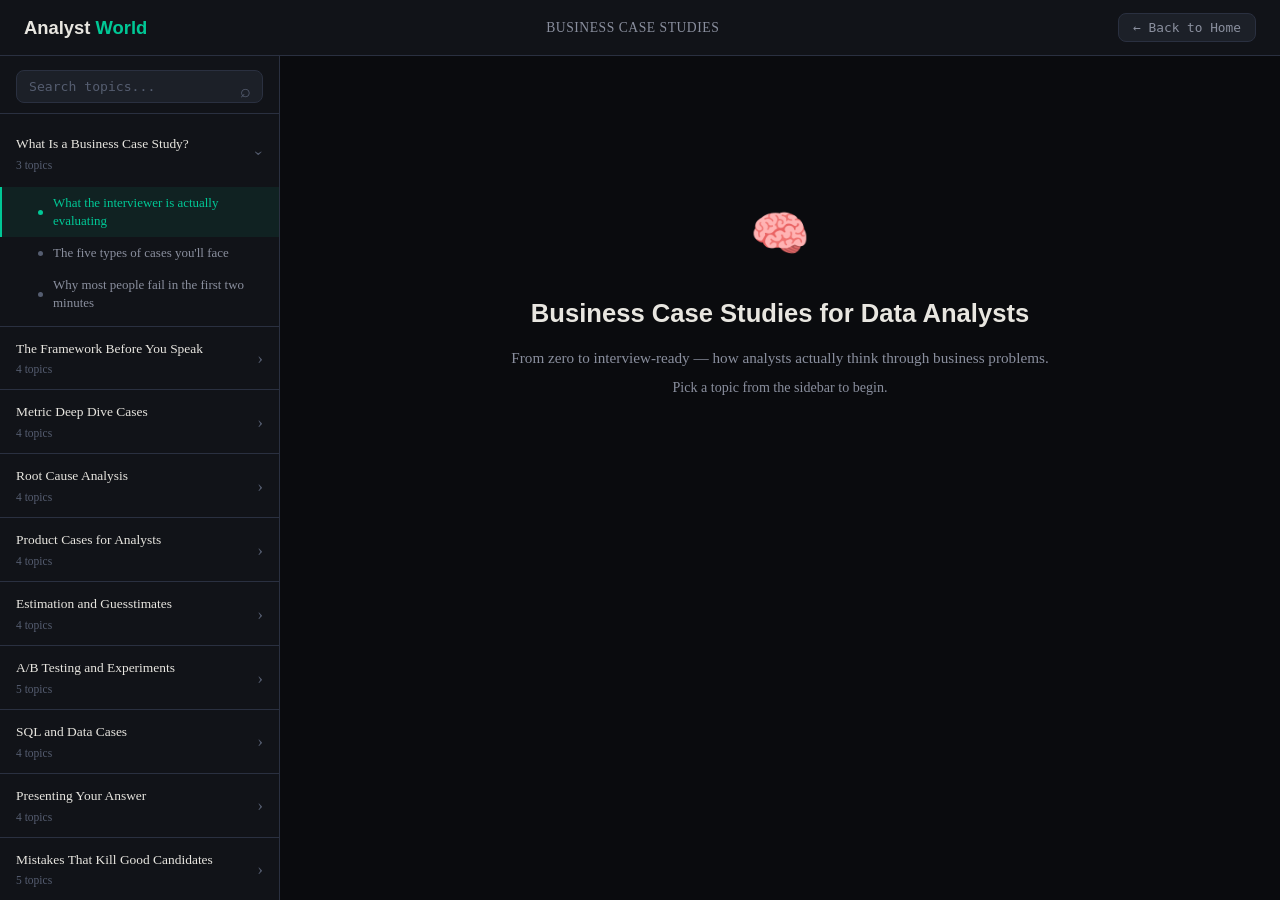
<file: learn-case-study.html>
<!DOCTYPE html>
<html lang="en" data-theme="dark">
<head>
<meta charset="UTF-8"/>
<meta name="viewport" content="width=device-width, initial-scale=1.0"/>
<title>Business Case Studies for Data Analysts | AnalystWorld</title>
<meta name="description" content="Learn how data analysts actually think through business problems. 10 modules covering metric cases, root cause analysis, A/B testing, SQL cases — with Indian business examples throughout."/>
<link rel="icon" type="image/x-icon" href="/favicon.ico"/>
<link rel="stylesheet" href="/style.css"/>
<style>
html,body{margin:0;padding:0;height:100%}
body{background:var(--bg);color:var(--text);font-family:var(--sans)}

/* ── Article content blocks ─────────────────────────────── */
.art-lead{font-size:1.05rem;color:var(--text);line-height:1.75;margin-bottom:24px;font-weight:400}

.art-callout{background:rgba(0,200,150,0.07);border-left:3px solid var(--accent);border-radius:0 8px 8px 0;padding:14px 20px;margin:22px 0;font-size:0.92rem;line-height:1.7;color:var(--muted)}
.art-callout strong{color:var(--accent)}

.art-box{background:var(--surface);border:1px solid var(--border);border-radius:10px;padding:20px 22px;margin:22px 0}
.art-blabel{font-size:0.67rem;font-weight:700;letter-spacing:.1em;text-transform:uppercase;color:var(--accent);margin-bottom:14px}

.art-steps{margin:20px 0;border:1px solid var(--border);border-radius:10px;overflow:hidden}
.art-step{display:flex;gap:14px;padding:14px 18px;border-bottom:1px solid var(--border);align-items:flex-start}
.art-step:last-child{border-bottom:none}
.art-snum{background:var(--accent);color:#0a0b0e;font-size:.75rem;font-weight:700;min-width:24px;height:24px;border-radius:50%;display:flex;align-items:center;justify-content:center;flex-shrink:0;margin-top:2px}
.art-sbody{flex:1}
.art-sbody strong{display:block;font-size:.9rem;font-weight:600;color:var(--text);margin-bottom:3px}
.art-sbody p{margin:0;font-size:.87rem;color:var(--muted);line-height:1.6}

.art-type-list{display:flex;flex-direction:column;gap:10px;margin:20px 0}
.art-type{background:var(--surface);border:1px solid var(--border);border-radius:8px;padding:14px 18px}
.art-type-name{font-size:.9rem;font-weight:600;color:var(--text);margin-bottom:3px}
.art-type-eg{font-size:.79rem;color:var(--accent);font-family:var(--mono);margin-bottom:6px;opacity:.85}
.art-type-desc{font-size:.85rem;color:var(--muted);line-height:1.55}

.art-warn{background:rgba(240,165,0,0.07);border-left:3px solid #f0a500;border-radius:0 8px 8px 0;padding:12px 18px;margin:18px 0;font-size:.9rem;color:var(--muted);line-height:1.65}
.art-warn strong{color:#f0a500}

.art-compare{display:grid;grid-template-columns:1fr 1fr;gap:12px;margin:22px 0}
.art-compare-bad{background:rgba(239,68,68,.05);border:1px solid rgba(239,68,68,.25);border-radius:8px;padding:14px 16px}
.art-compare-good{background:rgba(0,200,150,.05);border:1px solid rgba(0,200,150,.25);border-radius:8px;padding:14px 16px}
.art-clabel{font-size:.67rem;font-weight:700;letter-spacing:.1em;text-transform:uppercase;margin-bottom:8px}
.art-compare-bad .art-clabel{color:#ef4444}
.art-compare-good .art-clabel{color:var(--accent)}
.art-ctext{font-size:.86rem;color:var(--muted);line-height:1.55}

.art-wt{background:var(--surface);border:1px solid var(--border);border-radius:10px;overflow:hidden;margin:22px 0}
.art-wt-head{background:var(--bg2);border-bottom:1px solid var(--border);padding:9px 18px;font-size:.67rem;font-weight:700;letter-spacing:.1em;text-transform:uppercase;color:var(--hint)}
.art-wt-body{padding:6px 0}
.art-wt-step{padding:14px 18px;border-bottom:1px dashed var(--border)}
.art-wt-step:last-child{border-bottom:none}
.art-wt-label{font-size:.7rem;font-weight:700;color:var(--accent);letter-spacing:.08em;text-transform:uppercase;margin-bottom:5px}
.art-wt-text{font-size:.88rem;color:var(--muted);line-height:1.65}
.art-wt-text code{background:var(--bg);border:1px solid var(--border);border-radius:4px;padding:1px 6px;font-family:var(--mono);font-size:.83em;color:var(--accent)}

.art-two-col{display:grid;grid-template-columns:1fr 1fr;gap:12px;margin:20px 0}
.art-card{background:var(--surface);border:1px solid var(--border);border-radius:8px;padding:14px 16px}
.art-card-title{font-size:.84rem;font-weight:600;color:var(--text);margin-bottom:5px}
.art-card p{font-size:.84rem;color:var(--muted);line-height:1.55;margin:0}

.art-takeaway{background:var(--bg2);border:1px solid var(--border);border-top:2px solid var(--accent);border-radius:0 0 8px 8px;padding:16px 20px;margin-top:32px;font-size:.9rem;color:var(--muted);line-height:1.65}
.art-tlabel{font-size:.65rem;font-weight:700;letter-spacing:.12em;text-transform:uppercase;color:var(--accent);margin-bottom:7px}

.art-rule{border:none;border-top:1px solid var(--border);margin:28px 0}

@media(max-width:640px){
  .art-two-col{grid-template-columns:1fr}
  .art-compare{grid-template-columns:1fr}
}
</style>
</head>
<body>

<div class="learn-nav">
  <div class="learn-nav-logo" onclick="window.location.href='/home'">Analyst<span> World</span></div>
  <div class="learn-nav-center">Business Case Studies</div>
  <div class="learn-nav-right">
    <button class="learn-back-btn" onclick="window.location.href='/home'">← Back to Home</button>
  </div>
</div>

<div class="learn-body">
  <aside class="learn-sidebar-wrap">
    <div class="learn-search-wrap">
      <input type="text" class="learn-search" id="csSearch" placeholder="Search topics..." oninput="handleCsSearch(event)"/>
      <span class="learn-search-icon">⌕</span>
    </div>
    <div class="learn-sidebar" id="csSidebar"></div>
  </aside>

  <main class="learn-content-wrap" id="csContentWrap">
    <div class="learn-content" id="csContent">
      <div class="learn-welcome">
        <div class="lw-icon">🧠</div>
        <h2>Business Case Studies for Data Analysts</h2>
        <p>From zero to interview-ready — how analysts actually think through business problems.</p>
        <p style="margin-top:6px;font-size:.88rem;color:var(--muted)">Pick a topic from the sidebar to begin.</p>
      </div>
    </div>
  </main>
</div>

<script>
// ── DATA ─────────────────────────────────────────────────────────
var CS_DATA = [
  { id:'cs1', title:'What Is a Business Case Study?', topics:[
    { id:'cs1-t1', title:'What the interviewer is actually evaluating' },
    { id:'cs1-t2', title:'The five types of cases you\'ll face' },
    { id:'cs1-t3', title:'Why most people fail in the first two minutes' }
  ]},
  { id:'cs2', title:'The Framework Before You Speak', topics:[
    { id:'cs2-t1', title:'Ask before you answer' },
    { id:'cs2-t2', title:'The five-step analysis framework' },
    { id:'cs2-t3', title:'Why pausing is a strength, not a weakness' },
    { id:'cs2-t4', title:'Walkthrough — Zomato orders dropped 20%' }
  ]},
  { id:'cs3', title:'Metric Deep Dive Cases', topics:[
    { id:'cs3-t1', title:'What makes a metric case different' },
    { id:'cs3-t2', title:'Leading vs lagging indicators' },
    { id:'cs3-t3', title:'How to build a metric tree' },
    { id:'cs3-t4', title:'Walkthrough — Swiggy\'s DAU fell 18%' }
  ]},
  { id:'cs4', title:'Root Cause Analysis', topics:[
    { id:'cs4-t1', title:'Building a hypothesis tree' },
    { id:'cs4-t2', title:'The 5-why method for analysts' },
    { id:'cs4-t3', title:'Internal causes vs external causes' },
    { id:'cs4-t4', title:'Walkthrough — Blinkit\'s revenue per order dropped' }
  ]},
  { id:'cs5', title:'Product Cases for Analysts', topics:[
    { id:'cs5-t1', title:'How analyst product cases differ from PM cases' },
    { id:'cs5-t2', title:'Measuring a feature\'s impact correctly' },
    { id:'cs5-t3', title:'Defining success before you ship' },
    { id:'cs5-t4', title:'Walkthrough — Flipkart\'s new checkout flow' }
  ]},
  { id:'cs6', title:'Estimation and Guesstimates', topics:[
    { id:'cs6-t1', title:'Why companies ask guesstimate questions' },
    { id:'cs6-t2', title:'Top-down vs bottom-up estimation' },
    { id:'cs6-t3', title:'Sanity-checking your own numbers' },
    { id:'cs6-t4', title:'Walkthrough — Ola rides in Bangalore per day' }
  ]},
  { id:'cs7', title:'A/B Testing and Experiments', topics:[
    { id:'cs7-t1', title:'What the interviewer is really looking for' },
    { id:'cs7-t2', title:'The six elements of a proper experiment' },
    { id:'cs7-t3', title:'Reading results without being fooled' },
    { id:'cs7-t4', title:'When not to ship, even with a positive result' },
    { id:'cs7-t5', title:'Walkthrough — +3% CTR, should we roll it out?' }
  ]},
  { id:'cs8', title:'SQL and Data Cases', topics:[
    { id:'cs8-t1', title:'Getting oriented before you query' },
    { id:'cs8-t2', title:'Translating business questions into SQL' },
    { id:'cs8-t3', title:'Turning query output into a story' },
    { id:'cs8-t4', title:'Walkthrough — Find our most valuable customers' }
  ]},
  { id:'cs9', title:'Presenting Your Answer', topics:[
    { id:'cs9-t1', title:'The SCQA structure' },
    { id:'cs9-t2', title:'Simple language beats jargon every time' },
    { id:'cs9-t3', title:'What you\'re actually being scored on' },
    { id:'cs9-t4', title:'What separates a 6 from a 9' }
  ]},
  { id:'cs10', title:'Mistakes That Kill Good Candidates', topics:[
    { id:'cs10-t1', title:'Jumping in before clarifying' },
    { id:'cs10-t2', title:'Being vague about metrics' },
    { id:'cs10-t3', title:'Over-engineering a simple problem' },
    { id:'cs10-t4', title:'Correlation is not causation' },
    { id:'cs10-t5', title:'How to recover when you\'re stuck' }
  ]}
];

var CS_FLAT = [];
CS_DATA.forEach(function(m){ m.topics.forEach(function(t){ CS_FLAT.push(t); }); });

// ── CONTENT ──────────────────────────────────────────────────────
var CS_CONTENT = {};

// ── MODULE 1 ─────────────────────────────────────────────────────

CS_CONTENT['cs1-t1'] = `
<h1>What the interviewer is actually evaluating</h1>
<p class="art-lead">The case interview isn't about finding the right answer. It's about showing how you think when the answer isn't obvious.</p>

<div class="art-callout">
  When a Zomato interviewer asks "why did orders drop last Tuesday?" — they already know. The question is a window into your reasoning, not a puzzle to solve.
</div>

<h2>Four things they're actually scoring</h2>
<div class="art-steps">
  <div class="art-step">
    <div class="art-snum">1</div>
    <div class="art-sbody"><strong>Structure under pressure</strong><p>Can you organize a messy problem without freezing? Real analysts don't get neat prompts — they get a Slack at 9 AM saying "revenue looks off."</p></div>
  </div>
  <div class="art-step">
    <div class="art-snum">2</div>
    <div class="art-sbody"><strong>Business sense</strong><p>Do you know that Swiggy order volume drops on hot weekday afternoons? Domain awareness signals you've thought about the industry, not just the interview.</p></div>
  </div>
  <div class="art-step">
    <div class="art-snum">3</div>
    <div class="art-sbody"><strong>Communication</strong><p>Can you explain your logic as you go? A great analysis badly communicated is useless. On the job, you'll present to non-technical stakeholders every week.</p></div>
  </div>
  <div class="art-step">
    <div class="art-snum">4</div>
    <div class="art-sbody"><strong>Intellectual honesty</strong><p>"I'd want to check supply-side and demand-side separately before concluding" beats confidently guessing the wrong root cause every time.</p></div>
  </div>
</div>

<div class="art-takeaway">
  <div class="art-tlabel">Bottom line</div>
  The framework and vocabulary are learnable in a week. What's harder to fake is whether you actually think like an analyst. That's what this course is for.
</div>`;

CS_CONTENT['cs1-t2'] = `
<h1>The five types of cases you'll face</h1>
<p class="art-lead">Not all case interviews are the same. Each type has a different goal and a different mental model. Mixing them up wastes time and signals inexperience.</p>

<div class="art-type-list">
  <div class="art-type">
    <div class="art-type-name">Metric movement</div>
    <div class="art-type-eg">"Our DAU dropped 15% last week — what happened?"</div>
    <div class="art-type-desc">The most common type. Your job is diagnosis — eliminate hypotheses one by one until you find what changed and why.</div>
  </div>
  <div class="art-type">
    <div class="art-type-name">Root cause analysis</div>
    <div class="art-type-eg">"Blinkit's average delivery time rose from 12 to 19 minutes — find out why."</div>
    <div class="art-type-desc">More operational. You're not just reading numbers — you're mapping a process and finding exactly where it broke.</div>
  </div>
  <div class="art-type">
    <div class="art-type-name">Product analytics</div>
    <div class="art-type-eg">"We launched a referral program last month — is it working?"</div>
    <div class="art-type-desc">Tests whether you can define success, pick the right metrics, control for confounders, and interpret results without over-claiming.</div>
  </div>
  <div class="art-type">
    <div class="art-type-name">Estimation / guesstimate</div>
    <div class="art-type-eg">"Estimate Ola's daily gross bookings in Delhi."</div>
    <div class="art-type-desc">The answer doesn't need to be exact — it needs to be structured and defensible. Tests first-principles thinking.</div>
  </div>
  <div class="art-type">
    <div class="art-type-name">A/B testing and experiments</div>
    <div class="art-type-eg">"We ran a test on Meesho's homepage and saw +4% GMV — should we ship?"</div>
    <div class="art-type-desc">Almost never "yes, ship immediately." Tests statistical thinking and business judgment together.</div>
  </div>
</div>

<div class="art-callout">
  <strong>Company pattern:</strong> Consumer tech (Zepto, CRED, Groww) heavily favour metric and experiment cases. Consulting-adjacent roles prefer estimation and product cases. Know your target company's style before you walk in.
</div>

<div class="art-takeaway">
  <div class="art-tlabel">Bottom line</div>
  Identify the type of case within the first 60 seconds. It changes everything — what to clarify, which framework to use, and where to spend your time.
</div>`;

CS_CONTENT['cs1-t3'] = `
<h1>Why most people fail in the first two minutes</h1>
<p class="art-lead">The failure rarely happens because someone doesn't know enough. It happens because of bad instincts in the opening seconds.</p>

<h2>The three failure modes</h2>

<div class="art-warn">
  <strong>Failure mode 1: Diving straight into solutions.</strong> They hear "Zomato orders dropped" and immediately list possibilities — competitor campaign, marketing cut, app crash. This looks like analysis but it's brainstorming disguised as structure. An interviewer watching this thinks: this person would send me a 40-bullet Slack at 11 PM listing every possible explanation without prioritizing a single one.
</div>

<div class="art-warn">
  <strong>Failure mode 2: Rigid, generic frameworks.</strong> "I'll use the MECE principle to break this into supply and demand factors." Then proceeds to list six generic sub-factors with zero connection to the actual company or business model. It sounds structured but it's hollow — any framework that works equally well for a food delivery app and a bank has no real business sense in it.
</div>

<div class="art-warn">
  <strong>Failure mode 3: Asking the wrong questions.</strong> They do ask clarifying questions — but ones that don't actually change their approach. A good first question for "Zomato orders dropped 20%": "Is the drop uniform across cities, or concentrated in specific geographies?" That one answer immediately tells you whether you're dealing with a national issue or a local one.
</div>

<hr class="art-rule"/>

<div class="art-compare">
  <div class="art-compare-bad">
    <div class="art-clabel">What most candidates do</div>
    <div class="art-ctext">Hear the problem → immediately start listing hypotheses → talk for 8 minutes → arrive at a vague conclusion</div>
  </div>
  <div class="art-compare-good">
    <div class="art-clabel">What strong candidates do</div>
    <div class="art-ctext">Hear the problem → ask 2 targeted clarifying questions → pause 30 seconds to structure → speak in an organized sequence</div>
  </div>
</div>

<div class="art-takeaway">
  <div class="art-tlabel">Bottom line</div>
  The first 60 seconds should be you getting clarity, not performing analysis. Slow down before you open your mouth.
</div>`;

// ── MODULE 2 ─────────────────────────────────────────────────────

CS_CONTENT['cs2-t1'] = `
<h1>Ask before you answer</h1>
<p class="art-lead">Ask exactly two or three clarifying questions before you touch the problem. Not one — that's too few. Not eight — that's stalling.</p>

<h2>What makes a good clarifying question</h2>
<p>A good clarifying question changes your approach. A bad one doesn't. Simple test.</p>

<div class="art-two-col">
  <div class="art-card">
    <div class="art-card-title">Good questions</div>
    <p>"What time period are we looking at?" — a one-day drop is noise, a two-week trend is signal.<br/><br/>"Is the drop uniform across cities, or concentrated?" — tells you national vs local issue.<br/><br/>"Has anything changed on the platform in the last two weeks?" — recent changes are always the first thing to rule in or out.</p>
  </div>
  <div class="art-card">
    <div class="art-card-title">Bad questions</div>
    <p>"What is your business model?" — you should know this from context before entering the room.<br/><br/>"What are your goals for the year?" — irrelevant to a one-week metric drop.<br/><br/>"Can you define DAU?" — if you don't know what DAU means, you're in the wrong interview.</p>
  </div>
</div>

<div class="art-callout">
  In a PhonePe or Flipkart interview, the interviewer has already started evaluating you before you've said a single word about the actual problem. The quality of your clarifying questions is the first real signal they get.
</div>

<div class="art-takeaway">
  <div class="art-tlabel">Quick test</div>
  For every question you plan to ask — would the answer actually change how you analyze the problem? If not, don't ask it.
</div>`;

CS_CONTENT['cs2-t2'] = `
<h1>The five-step analysis framework</h1>
<p class="art-lead">Five steps. You won't always complete all five in a 30-minute interview, but you'll always touch the first three.</p>

<div class="art-steps">
  <div class="art-step">
    <div class="art-snum">1</div>
    <div class="art-sbody"><strong>Clarify</strong><p>Ask the questions that change your analysis. Scope, time range, known context, definition of the metric. Keep it to 2–3 questions. Keep it tight.</p></div>
  </div>
  <div class="art-step">
    <div class="art-snum">2</div>
    <div class="art-sbody"><strong>Structure</strong><p>Before hypotheses, draw a mental map of the problem space. For a metric drop: data issue or real issue? If real — supply-side or demand-side? If demand-side — acquisition or retention?</p></div>
  </div>
  <div class="art-step">
    <div class="art-snum">3</div>
    <div class="art-sbody"><strong>Hypothesize</strong><p>Generate three to five possible causes, ranked by likelihood. You're not committing yet — you're laying out what's worth investigating. "My top hypothesis is X because of Y. I'd also rule out Z."</p></div>
  </div>
  <div class="art-step">
    <div class="art-snum">4</div>
    <div class="art-sbody"><strong>Analyze</strong><p>In a real context, you'd pull data. In an interview, describe what data you'd look at and what you'd expect to see. "I'd segment by city first — if it's concentrated in Bengaluru, it's a local issue."</p></div>
  </div>
  <div class="art-step">
    <div class="art-snum">5</div>
    <div class="art-sbody"><strong>Recommend</strong><p>Finish with a concrete conclusion. Not "we need more data" — that's a cop-out. "Based on what I know, the most likely cause is X, and I'd fix Y within the next week while investigating Z."</p></div>
  </div>
</div>

<div class="art-callout">
  This framework is scaffolding, not a cage. The interviewer might cut you off mid-way, give you new information, or redirect you entirely. The framework helps you pick up exactly where you left off.
</div>`;

CS_CONTENT['cs2-t3'] = `
<h1>Why pausing is a strength, not a weakness</h1>
<p class="art-lead">Most candidates are terrified of silence. So the moment the interviewer finishes the question, they start talking — filling air with words that haven't become thoughts yet.</p>

<p>Experienced interviewers find this exhausting.</p>

<p>Taking 30 seconds to think, or saying <em>"Give me a moment to structure this"</em> — that's confidence, not weakness. It means you've been in enough real situations to know that acting before thinking is how you chase the wrong root cause for three days.</p>

<h2>What good candidates actually do in those 30 seconds</h2>

<div class="art-box">
  <div class="art-blabel">Mental checklist during the pause</div>
  <div class="art-steps">
    <div class="art-step">
      <div class="art-snum">→</div>
      <div class="art-sbody"><strong>Identify the case type</strong><p>Metric drop? Product question? Estimation? The type determines the entire approach.</p></div>
    </div>
    <div class="art-step">
      <div class="art-snum">→</div>
      <div class="art-sbody"><strong>Find the most likely fault line</strong><p>Where is the break most probably happening? This narrows your hypothesis space immediately.</p></div>
    </div>
    <div class="art-step">
      <div class="art-snum">→</div>
      <div class="art-sbody"><strong>Sequence your questions</strong><p>Which clarification would change your analysis the most? Ask that one first.</p></div>
    </div>
  </div>
</div>

<div class="art-compare">
  <div class="art-compare-bad">
    <div class="art-clabel">Rambling start</div>
    <div class="art-ctext">"So, yeah, orders dropped, which could be due to many things — maybe it's the marketing, or maybe a competitor did something, or maybe a technical issue, or..."</div>
  </div>
  <div class="art-compare-good">
    <div class="art-clabel">Structured start</div>
    <div class="art-ctext">"I see this as a metric movement case. Before I hypothesize, I want to clarify two things — is the drop uniform across cities, and has anything changed on the platform recently?"</div>
  </div>
</div>

<div class="art-takeaway">
  <div class="art-tlabel">Bottom line</div>
  "Give me a moment to structure this" is one of the most powerful things you can say in a case interview. It immediately signals maturity and discipline.
</div>`;

CS_CONTENT['cs2-t4'] = `
<h1>Walkthrough — Zomato orders dropped 20%</h1>
<p class="art-lead">Let's go through the five-step framework on a real prompt, end to end.</p>

<div class="art-callout">
  <strong>The prompt:</strong> "Zomato's order volume dropped 20% this week compared to last week. What's going on?"
</div>

<div class="art-wt">
  <div class="art-wt-head">Step-by-step walkthrough</div>
  <div class="art-wt-body">
    <div class="art-wt-step">
      <div class="art-wt-label">Step 1 — Clarify</div>
      <div class="art-wt-text">"Before I start — is this 20% drop across all cities or concentrated in specific geographies? And is the comparison to the prior week, or to the same week last year?"<br/><br/>
      <em>Answer: All cities, compared to the prior week.</em><br/><br/>
      "One more — has there been any platform-side change in the last two weeks? Pricing, feature change, payment gateway issue?"<br/><br/>
      <em>Answer: Not that I know of, but worth ruling out.</em></div>
    </div>
    <div class="art-wt-step">
      <div class="art-wt-label">Step 2 — Structure</div>
      <div class="art-wt-text">First check: data artifact or real drop? If real: supply-side issue (restaurants, delivery partners) or demand-side issue (fewer customers ordering)?</div>
    </div>
    <div class="art-wt-step">
      <div class="art-wt-label">Step 3 — Hypothesize</div>
      <div class="art-wt-text">Top three hypotheses, ranked by likelihood:<br/>
      1. Demand-side drop — a competitor (Swiggy) ran a heavy discount campaign this week.<br/>
      2. Supply-side contraction — restaurant availability dropped, possibly due to a policy change.<br/>
      3. Payment/checkout failure spike — a bug causing cart abandonment.</div>
    </div>
    <div class="art-wt-step">
      <div class="art-wt-label">Step 4 — Analyze</div>
      <div class="art-wt-text">Start with the order funnel: <code>impressions → search → cart add → checkout → payment → order placed</code>. A drop at any specific stage narrows the cause immediately.<br/><br/>
      If checkout completion rate is unchanged but volume fell — demand-side issue. If checkout completion dropped — payment or UX issue.</div>
    </div>
    <div class="art-wt-step">
      <div class="art-wt-label">Step 5 — Recommend</div>
      <div class="art-wt-text">Investigate the order funnel first, within the hour. If it's a payment failure spike — immediate fix. If it's demand-side — pull Swiggy's recent campaign data and compare Zomato's own discount spend to last week.</div>
    </div>
  </div>
</div>

<div class="art-takeaway">
  <div class="art-tlabel">Why this works</div>
  This answer is 7 minutes and fully structured. It covers every step without rambling, uses specific data points (funnel stages), and ends with a concrete action — not "we need more data."
</div>`;

// ── MODULE 3 ─────────────────────────────────────────────────────

CS_CONTENT['cs3-t1'] = `
<h1>What makes a metric case different</h1>
<p class="art-lead">A metric case puts one number in front of you and asks you to explain it. Your job is structured disaggregation — not guessing.</p>

<div class="art-callout">
  Every metric case has the same underlying logic: the number you're looking at is an aggregate of something more granular. A change in the aggregate always traces back to a change in at least one sub-segment.
</div>

<h2>Two questions, in order</h2>
<div class="art-two-col">
  <div class="art-card">
    <div class="art-card-title">Question 1: Which sub-segment moved?</div>
    <p>Orders dropped — but where? Which city, which category, which device type, which time of day? Find the sub-segment before you hypothesize the cause.</p>
  </div>
  <div class="art-card">
    <div class="art-card-title">Question 2: Why did it move?</div>
    <p>Only after you've isolated the segment do you look for the cause. These are two separate questions. Conflating them is where most candidates get lost.</p>
  </div>
</div>

<h2>Always check for a data artifact first</h2>
<p>About 30% of real-world metric drops are tracking issues — data pipeline failures, timezone bugs, dashboard miscalculations. Mentioning this in an interview before diving into business hypotheses immediately signals senior-level thinking.</p>

<div class="art-box">
  <div class="art-blabel">Quick artifact check</div>
  <div class="art-steps">
    <div class="art-step">
      <div class="art-snum">→</div>
      <div class="art-sbody"><strong>Is the drop in other related metrics too?</strong><p>If revenue dropped but order count didn't — likely a calculation issue, not a real drop.</p></div>
    </div>
    <div class="art-step">
      <div class="art-snum">→</div>
      <div class="art-sbody"><strong>Did the pipeline run on time?</strong><p>Late or failed data jobs will show as a metric drop on dashboards.</p></div>
    </div>
    <div class="art-step">
      <div class="art-snum">→</div>
      <div class="art-sbody"><strong>Is the date range defined consistently?</strong><p>Week-over-week comparisons break on weeks with holidays or fiscal year boundaries.</p></div>
    </div>
  </div>
</div>`;

CS_CONTENT['cs3-t2'] = `
<h1>Leading vs lagging indicators</h1>
<p class="art-lead">When you're diagnosing a metric, knowing whether you're looking at a leading or lagging indicator changes the entire direction of your analysis.</p>

<div class="art-two-col">
  <div class="art-card">
    <div class="art-card-title">Lagging indicators</div>
    <p>Tell you what already happened. Revenue, monthly active users, churn rate, NPS. These are outcomes — they change slowly and tell you something upstream already went wrong.</p>
  </div>
  <div class="art-card">
    <div class="art-card-title">Leading indicators</div>
    <p>Tell you what's about to happen. Session frequency, cart add rate, notification open rate, support ticket volume. These move before the outcome metric does.</p>
  </div>
</div>

<div class="art-callout">
  If Nykaa's app session frequency drops this week, order volume will probably drop next week. The session frequency is the leading indicator — it gives you a week's warning.
</div>

<h2>Why this matters in a case interview</h2>
<p>When an interviewer asks "why did GMV drop?" — the worst thing you can do is look at more lagging indicators to explain it. GMV is already the lagging indicator. Looking at revenue or profit to explain GMV tells you nothing new.</p>

<p>Trace back upstream to where the break first appeared.</p>

<div class="art-box">
  <div class="art-blabel">Example upstream chain — Zomato GMV</div>
  <div class="art-steps">
    <div class="art-step"><div class="art-snum">→</div><div class="art-sbody"><strong>GMV</strong><p>= Orders × Average Order Value</p></div></div>
    <div class="art-step"><div class="art-snum">→</div><div class="art-sbody"><strong>Orders</strong><p>= Active Users × Conversion Rate</p></div></div>
    <div class="art-step"><div class="art-snum">→</div><div class="art-sbody"><strong>Conversion Rate</strong><p>= Sessions × Checkout Success Rate</p></div></div>
    <div class="art-step"><div class="art-snum">→</div><div class="art-sbody"><strong>Sessions</strong><p>= Notification opens + Organic opens + Paid traffic</p></div></div>
  </div>
</div>

<div class="art-takeaway">
  <div class="art-tlabel">Bottom line</div>
  Go upstream until you find where the break first appeared. If DAU is fine but conversion dropped — it's a product/pricing problem. If DAU dropped — it's an acquisition or retention problem. Different causes, completely different fixes.
</div>`;

CS_CONTENT['cs3-t3'] = `
<h1>How to build a metric tree</h1>
<p class="art-lead">A metric tree disaggregates a top-level metric into its components. It's the most practical tool in metric cases and takes about 60 seconds to sketch.</p>

<h2>Example: Swiggy Daily Revenue</h2>

<div class="art-box">
  <div class="art-blabel">Metric tree</div>
  <pre style="margin:0;background:var(--bg);border:1px solid var(--border);border-radius:6px;padding:14px 16px;font-size:.83rem;line-height:1.8;overflow-x:auto"><code>Daily Revenue
├── Orders
│   ├── DAU (Daily Active Users)
│   │   ├── New users
│   │   └── Retained users
│   └── Order rate per user
│       ├── By meal type (breakfast / lunch / dinner)
│       ├── By city tier
│       └── By user segment (Gold vs regular)
└── Average Order Value
    ├── Restaurant category
    ├── Discount applied
    └── Delivery charges</code></pre>
</div>

<h2>The key insight — follow the branch</h2>
<p>You don't need to check everything. You follow the branch where the drop is.</p>
<p>If DAU is stable but order rate dropped — ignore the DAU branch entirely. Focus on what changed in the conversion flow. If DAU dropped but order rate per user is unchanged — ignore the conversion branch. Focus on acquisition and retention.</p>

<div class="art-callout">
  In an interview, you don't draw this on paper. You narrate it: "Revenue is a function of orders and average order value — let me check which one moved first." Then go deeper on whichever branch moved. The interviewer will follow if your logic is sequential.
</div>

<div class="art-takeaway">
  <div class="art-tlabel">Practice rule</div>
  Build a metric tree for every case you practice, even guesstimates and product cases. The habit makes your analysis faster and more credible.
</div>`;

CS_CONTENT['cs3-t4'] = `
<h1>Walkthrough — Swiggy's DAU fell 18%</h1>
<p class="art-lead">Applying the metric tree and diagnosis framework to a real prompt.</p>

<div class="art-callout">
  <strong>The prompt:</strong> "Swiggy's DAU dropped 18% over the past two weeks. Walk me through how you'd diagnose this."
</div>

<div class="art-wt">
  <div class="art-wt-head">Step-by-step walkthrough</div>
  <div class="art-wt-body">
    <div class="art-wt-step">
      <div class="art-wt-label">Clarify</div>
      <div class="art-wt-text">"Is the drop uniform across the week, or concentrated on specific days? And is it consistent across all cities, or heavier in certain geographies?"<br/><br/><em>Answer: Consistent across the week, but heavier in Tier-2 cities.</em><br/><br/>That one answer immediately changes the hypothesis set. The Tier-2 skew tells us it's not a national platform issue.</div>
    </div>
    <div class="art-wt-step">
      <div class="art-wt-label">Structure</div>
      <div class="art-wt-text">DAU drops for two reasons: fewer new users coming in (acquisition problem) or existing users not returning (retention problem). I'll check both — but the Tier-2 skew pushes me toward a supply-side hypothesis first, because Swiggy's restaurant density in Tier-2 cities is inherently thinner.</div>
    </div>
    <div class="art-wt-step">
      <div class="art-wt-label">Top 3 hypotheses</div>
      <div class="art-wt-text">1. Restaurant supply thinned in Tier-2 cities — fewer restaurants available, users open the app, find nothing good, and stop returning.<br/><br/>
      2. Swiggy cut performance marketing spend in Tier-2 — suppressing new user acquisition in those markets.<br/><br/>
      3. A local competitor entered or heavily discounted in specific Tier-2 cities.</div>
    </div>
    <div class="art-wt-step">
      <div class="art-wt-label">Analyze</div>
      <div class="art-wt-text">Pull new user signups vs returning user DAU separately for Tier-2 cities. If new signups are fine but returning users dropped — it's a retention/experience issue, not acquisition. Cross-reference restaurant availability data for Tier-2 cities vs 4 weeks ago. If restaurant count or average availability hours dropped — hypothesis 1 is confirmed.</div>
    </div>
    <div class="art-wt-step">
      <div class="art-wt-label">Recommend</div>
      <div class="art-wt-text">My leading hypothesis is supply-side degradation in Tier-2. Recommend: immediate audit of restaurant partner health in the 10 most-affected Tier-2 cities, and a short-term re-engagement incentive for restaurant partners in those markets.</div>
    </div>
  </div>
</div>`;

// ── MODULE 4 ─────────────────────────────────────────────────────

CS_CONTENT['cs4-t1'] = `
<h1>Building a hypothesis tree</h1>
<p class="art-lead">A hypothesis tree stops you from randomly investigating things. You start with the symptom, break it into possible causes, and test the most likely one first.</p>

<h2>Three rules for a good hypothesis tree</h2>
<div class="art-steps">
  <div class="art-step">
    <div class="art-snum">1</div>
    <div class="art-sbody"><strong>Keep it MECE</strong><p>Mutually Exclusive, Collectively Exhaustive. Branches can't overlap and together they must cover all possibilities. Don't list "poor delivery experience" and "long delivery time" as separate branches — one contains the other.</p></div>
  </div>
  <div class="art-step">
    <div class="art-snum">2</div>
    <div class="art-sbody"><strong>Prioritize by likelihood, not convenience</strong><p>Many candidates check things that are easy to measure before things that are more likely. That's backwards. Check the most probable cause first, even if it takes more effort to verify.</p></div>
  </div>
  <div class="art-step">
    <div class="art-snum">3</div>
    <div class="art-sbody"><strong>One branch at a time</strong><p>Don't investigate two hypotheses simultaneously. You'll confuse the signals. Rule one in or out fully before moving to the next.</p></div>
  </div>
</div>

<h2>Standard tree structures by problem type</h2>
<div class="art-two-col">
  <div class="art-card">
    <div class="art-card-title">Operational metric (delivery time, cost)</div>
    <p>People (driver/restaurant behavior) → Process (routing, batching logic) → External (traffic, weather, outages)</p>
  </div>
  <div class="art-card">
    <div class="art-card-title">Revenue or engagement metric</div>
    <p>Product changes → Marketing changes → External (competition, macro) → Data issues</p>
  </div>
</div>

<div class="art-takeaway">
  <div class="art-tlabel">Bottom line</div>
  Always start with "what are the possible buckets of causes?" — before you touch a single data point. The tree is built in 60 seconds and saves 60 minutes.
</div>`;

CS_CONTENT['cs4-t2'] = `
<h1>The 5-why method for analysts</h1>
<p class="art-lead">Keep asking "why" until you reach a cause that's actually actionable. Five levels is a rule of thumb — sometimes you need three, sometimes seven.</p>

<p>Most junior analysts stop two levels deep and call it root cause. Senior analysts know that the real cause is usually buried deeper — and it's the one that, if fixed, prevents the problem from recurring.</p>

<div class="art-box">
  <div class="art-blabel">Blinkit example — revenue per order dropped</div>
  <div class="art-steps">
    <div class="art-step"><div class="art-snum">1</div><div class="art-sbody"><strong>Why did revenue per order drop?</strong><p>Average order value decreased.</p></div></div>
    <div class="art-step"><div class="art-snum">2</div><div class="art-sbody"><strong>Why did average order value decrease?</strong><p>Fewer items per basket.</p></div></div>
    <div class="art-step"><div class="art-snum">3</div><div class="art-sbody"><strong>Why fewer items per basket?</strong><p>The "frequently bought together" recommendations stopped showing for certain SKU categories.</p></div></div>
    <div class="art-step"><div class="art-snum">4</div><div class="art-sbody"><strong>Why did recommendations stop showing?</strong><p>The recommendation service had a memory leak and was restarting frequently.</p></div></div>
    <div class="art-step"><div class="art-snum">5</div><div class="art-sbody"><strong>Why the memory leak?</strong><p>A code deployment two weeks ago introduced a bug in the recommendation service.</p></div></div>
  </div>
</div>

<div class="art-warn">
  <strong>If you had stopped at level 2</strong> — "average order value decreased" — you'd have recommended a discount campaign to increase basket size. That's completely the wrong fix, and it would have cost money while solving nothing.
</div>

<div class="art-takeaway">
  <div class="art-tlabel">Bottom line</div>
  The 5-why can reveal multiple root causes. That's fine — real systems have multiple contributing factors. Acknowledge them and prioritize by impact and effort.
</div>`;

CS_CONTENT['cs4-t3'] = `
<h1>Internal causes vs external causes</h1>
<p class="art-lead">When a metric moves, the cause is either inside the company or outside it. Getting this wrong means you investigate the wrong bucket for hours.</p>

<div class="art-two-col">
  <div class="art-card">
    <div class="art-card-title">Internal causes</div>
    <p>Things the company controls or changed: product changes, pricing changes, supply changes (fewer restaurant partners), marketing spend, operational policy changes (driver incentives, SLA adjustments).</p>
  </div>
  <div class="art-card">
    <div class="art-card-title">External causes</div>
    <p>Things outside the company's control: competitor campaigns, macro events (IPL, public holidays), regulatory changes, seasonal patterns, local events (bandhs, extreme weather).</p>
  </div>
</div>

<h2>Which to check first</h2>
<p>If there's a known competitor campaign or major holiday this week — check external first. They're often the entire answer and take 5 minutes to confirm.</p>

<div class="art-callout">
  <strong>A useful heuristic:</strong> Sharp, sudden drops → likely external or product change (discrete events). Gradual multi-week drift → likely internal (retention decay, operational degradation, slow market shift).
</div>

<div class="art-takeaway">
  <div class="art-tlabel">Interview habit</div>
  Always state explicitly which bucket you're checking and why, before you check it. "I'm going to rule out external factors first because IPL week just ended and that typically suppresses food delivery in the evenings." That narration is what's being evaluated.
</div>`;

CS_CONTENT['cs4-t4'] = `
<h1>Walkthrough — Blinkit's revenue per order dropped</h1>
<p class="art-lead">Root cause analysis applied to an operational metric with a multi-level cause chain.</p>

<div class="art-callout">
  <strong>The prompt:</strong> "Blinkit's revenue per order dropped from ₹310 to ₹265 this month. Find the cause."
</div>

<div class="art-wt">
  <div class="art-wt-head">Step-by-step walkthrough</div>
  <div class="art-wt-body">
    <div class="art-wt-step">
      <div class="art-wt-label">Clarify</div>
      <div class="art-wt-text">"Is this net revenue or gross? And is the drop consistent across all product categories or concentrated in a specific one?"<br/><br/><em>Answer: Net revenue. Consistent across categories, but stronger in grocery.</em></div>
    </div>
    <div class="art-wt-step">
      <div class="art-wt-label">Structure the metric</div>
      <div class="art-wt-text">Revenue per order = Average Order Value − Discounts Applied − Delivery cost absorbed. Three components — I'll check which one moved.</div>
    </div>
    <div class="art-wt-step">
      <div class="art-wt-label">Top 3 hypotheses</div>
      <div class="art-wt-text">1. Delivery fee policy changed — Blinkit lowered the free-delivery threshold in grocery to compete with Zepto or Swiggy Instamart, absorbing more delivery cost per order.<br/><br/>
      2. More discount coupons being redeemed — a new promotion pushed redemption rates higher than planned.<br/><br/>
      3. Average order value dropped — customers adding fewer items per basket.</div>
    </div>
    <div class="art-wt-step">
      <div class="art-wt-label">Analyze</div>
      <div class="art-wt-text">Check in order: (1) delivery fee collected per order vs prior month, (2) coupon redemption rate and average discount per order, (3) average basket size in items and ₹. The grocery skew makes hypothesis 1 most likely — delivery fee policy changes in grocery typically precede broader rollouts.</div>
    </div>
    <div class="art-wt-step">
      <div class="art-wt-label">Recommend</div>
      <div class="art-wt-text">Validate by pulling delivery fee revenue per order for grocery specifically. Cross-reference with any logistics policy change in the last 30 days. If confirmed — model the revenue impact of different free-delivery threshold scenarios before deciding whether to maintain or revert the change.</div>
    </div>
  </div>
</div>`;

// ── MODULE 5 ─────────────────────────────────────────────────────

CS_CONTENT['cs5-t1'] = `
<h1>How analyst product cases differ from PM cases</h1>
<p class="art-lead">You're not being asked to redesign the product. You're being asked whether the data would support doing so — and how you'd know.</p>

<div class="art-compare">
  <div class="art-compare-bad">
    <div class="art-clabel">PM interview answer</div>
    <div class="art-ctext">Talk about user needs, competitive benchmarking, feature design, roadmap prioritization, and what the MVP should look like.</div>
  </div>
  <div class="art-compare-good">
    <div class="art-clabel">Analyst interview answer</div>
    <div class="art-ctext">Talk about how you'd measure whether the feature worked, what metrics would define success, what guardrails you'd protect, and how you'd control for confounders.</div>
  </div>
</div>

<p>The distinction is subtle but important. When asked "should we add a loyalty program to Nykaa?" — a PM talks about whether it's a good idea. An analyst talks about how you'd know if it worked after you built it.</p>

<div class="art-callout">
  PMs can get away with directional logic. Analysts can't. "I expect this feature to improve retention" will immediately be met with: "How would you measure that? What's your baseline retention curve?" Be ready with specifics.
</div>

<div class="art-takeaway">
  <div class="art-tlabel">The shift in focus</div>
  Start every product case by asking what problem the feature is solving and for which user segment. But spend most of your time on how you'd measure success — not on whether the feature is a good idea.
</div>`;

CS_CONTENT['cs5-t2'] = `
<h1>Measuring a feature's impact correctly</h1>
<p class="art-lead">A feature shipped. Did it work? "The metric went up" is not a complete answer.</p>

<div class="art-steps">
  <div class="art-step">
    <div class="art-snum">1</div>
    <div class="art-sbody"><strong>Attribution</strong><p>Did the metric change because of the feature, or despite other things happening at the same time? If Flipkart's checkout completion rate improved the same week marketing ran a high-intent campaign — which caused the lift? Isolating the feature's effect is the hard part.</p></div>
  </div>
  <div class="art-step">
    <div class="art-snum">2</div>
    <div class="art-sbody"><strong>Segmentation</strong><p>Features don't affect all users equally. A new checkout flow might work better for mobile than desktop. A loyalty badge might matter more for one-time buyers than frequent ones. Always segment the impact — understanding who benefited and who didn't is half the analysis.</p></div>
  </div>
  <div class="art-step">
    <div class="art-snum">3</div>
    <div class="art-sbody"><strong>Second-order effects</strong><p>Features have intended effects and unintended ones. Adding an "order rating" prompt increases rating volume — good. It also adds friction that might slightly reduce repeat orders — worth checking. Measure both.</p></div>
  </div>
</div>

<div class="art-warn">
  <strong>Common mistake:</strong> Sending stakeholders a dashboard showing "CTR went up 12%" without checking if those clicks converted to orders. That's not feature impact analysis — that's counting clicks.
</div>`;

CS_CONTENT['cs5-t3'] = `
<h1>Defining success before you ship</h1>
<p class="art-lead">If you haven't agreed on what "working" looks like before the feature launches, you'll argue about it for weeks after. Analysts who can drive this conversation clearly are genuinely valuable.</p>

<div class="art-steps">
  <div class="art-step">
    <div class="art-snum">1</div>
    <div class="art-sbody"><strong>Primary metric — one number only</strong><p>Not three, not five — one metric that directly reflects the feature's purpose. For a new Flipkart checkout flow: checkout completion rate. For a Nykaa loyalty program: 90-day retention rate. If you can't name one primary metric, you don't have a clear feature goal.</p></div>
  </div>
  <div class="art-step">
    <div class="art-snum">2</div>
    <div class="art-sbody"><strong>Guardrail metrics — the things you won't sacrifice</strong><p>If checkout completion improves but average order value drops 20% (users completing cheap orders, abandoning expensive ones) — that's not a win. Define these before the experiment, not after you see results.</p></div>
  </div>
  <div class="art-step">
    <div class="art-snum">3</div>
    <div class="art-sbody"><strong>Time horizon — how long before you judge?</strong><p>An engagement feature might show results in 3 days. A retention feature takes 60 days to evaluate correctly. Decide this upfront or you'll be tempted to call success too early.</p></div>
  </div>
  <div class="art-step">
    <div class="art-snum">4</div>
    <div class="art-sbody"><strong>Minimum detectable effect — what lift is worth it?</strong><p>A 0.1% improvement in checkout rate with 3 months of maintenance work is not worth shipping. Set a minimum threshold before the experiment or every tiny positive result will create a "should we ship?" argument.</p></div>
  </div>
</div>

<div class="art-takeaway">
  <div class="art-tlabel">Interview signal</div>
  A candidate who articulates all four parts unprompted — primary metric, guardrails, time horizon, minimum effect — is in the top 20% of analyst interviewees at companies like CRED or Groww.
</div>`;

CS_CONTENT['cs5-t4'] = `
<h1>Walkthrough — Flipkart's new checkout flow</h1>
<p class="art-lead">A product analytics case that turns into an experiment analysis.</p>

<div class="art-callout">
  <strong>The prompt:</strong> "Flipkart shipped a redesigned checkout page two weeks ago. How would you determine if it was successful?"
</div>

<div class="art-wt">
  <div class="art-wt-head">Step-by-step walkthrough</div>
  <div class="art-wt-body">
    <div class="art-wt-step">
      <div class="art-wt-label">Clarify the goal</div>
      <div class="art-wt-text">"What was the goal of the redesign — improve checkout completion rate, reduce payment confusion, or reduce checkout time? And was this a full rollout or an A/B test?"<br/><br/><em>Answer: Goal was checkout completion rate. A/B test — 50% saw the new flow.</em></div>
    </div>
    <div class="art-wt-step">
      <div class="art-wt-label">Define the primary metric</div>
      <div class="art-wt-text">Checkout completion rate: users who complete payment / users who land on checkout. Compare treatment vs control.</div>
    </div>
    <div class="art-wt-step">
      <div class="art-wt-label">Define guardrail metrics</div>
      <div class="art-wt-text">Three things I'd explicitly check I didn't break: (1) Average order value — did users complete more low-value orders in the new flow? (2) Payment failure rate — did the new flow introduce new failure points? (3) Checkout time — did it get faster or slower?</div>
    </div>
    <div class="art-wt-step">
      <div class="art-wt-label">Segment the result</div>
      <div class="art-wt-text">Was the lift uniform across mobile vs desktop? New users vs repeat buyers? Electronics vs fashion? A feature that lifts mobile by 8% but drops desktop by 3% is not a clean win — it's a segmented rollout decision.</div>
    </div>
    <div class="art-wt-step">
      <div class="art-wt-label">Conclusion</div>
      <div class="art-wt-text">If checkout completion improved significantly with no guardrail degradation and consistent results across segments — recommend full rollout. If the lift is segment-specific — targeted rollout with investigation into why the other segments didn't respond.</div>
    </div>
  </div>
</div>`;

// ── MODULE 6 ─────────────────────────────────────────────────────

CS_CONTENT['cs6-t1'] = `
<h1>Why companies ask guesstimate questions</h1>
<p class="art-lead">Guesstimate questions aren't testing your ability to memorize statistics. They're testing whether you can build a defensible estimate when you have no data.</p>

<p>Real analysts encounter this constantly: "How many monthly active users does our biggest competitor have?" "How big is the addressable market for this feature?" Nobody has the exact answer. Your job is to build a reasonable estimate, state your assumptions clearly, and arrive at a number you can defend.</p>

<div class="art-callout">
  Companies like Meesho, Zepto, and Ola ask guesstimates because in growth-stage companies, decisions are made with incomplete data every week. An analyst who can structure an estimate clearly is far more valuable than one who says "I don't have access to that data."
</div>

<h2>Three skills being tested simultaneously</h2>
<div class="art-steps">
  <div class="art-step"><div class="art-snum">1</div><div class="art-sbody"><strong>First-principles thinking</strong><p>Can you break a large unknown into smaller knowable pieces and combine them?</p></div></div>
  <div class="art-step"><div class="art-snum">2</div><div class="art-sbody"><strong>Intellectual honesty</strong><p>If your answer comes out to something that sounds absurd, do you catch it yourself and revise? Or do you confidently state the wrong number?</p></div></div>
  <div class="art-step"><div class="art-snum">3</div><div class="art-sbody"><strong>Clear communication</strong><p>Can someone who's not good at math follow every step of your reasoning? If not, your answer doesn't work.</p></div></div>
</div>`;

CS_CONTENT['cs6-t2'] = `
<h1>Top-down vs bottom-up estimation</h1>
<p class="art-lead">Two different paths to the same answer. Use the one you can anchor most confidently, then verify with the other.</p>

<div class="art-two-col">
  <div class="art-card">
    <div class="art-card-title">Top-down</div>
    <p>Start with a large known population, apply successive filters to narrow it down. Best when you have a confident anchor at the top (e.g., India's internet users, a city's population).</p>
  </div>
  <div class="art-card">
    <div class="art-card-title">Bottom-up</div>
    <p>Start from a small unit you can estimate confidently, then scale up. Best when you have good intuition for per-unit behavior (e.g., orders per restaurant per day).</p>
  </div>
</div>

<div class="art-box">
  <div class="art-blabel">Example: How many premium Nykaa users are there?</div>
  <div class="art-wt-body" style="padding:0">
    <div class="art-wt-step">
      <div class="art-wt-label">Top-down</div>
      <div class="art-wt-text">India internet users: ~600M → women who buy beauty online: ~60M → Nykaa's ~35% market share = 21M Nykaa users → premium buyers (~3+ orders/year): ~20% = <strong>4–5M</strong></div>
    </div>
    <div class="art-wt-step" style="border-bottom:none">
      <div class="art-wt-label">Bottom-up cross-check</div>
      <div class="art-wt-text">City of 10L population → ~1.5L women buying beauty online → 30% use Nykaa = 45K per city → 50 such cities = 2.25 crore users → 20% premium = <strong>~45L</strong></div>
    </div>
  </div>
</div>

<p>Both methods land in a similar ballpark. Overlap is reassuring. When they don't overlap — you've made an assumption error somewhere. Investigate which estimate feels more grounded.</p>

<div class="art-takeaway">
  <div class="art-tlabel">Best practice</div>
  Use top-down for your primary estimate. Then do a quick bottom-up sanity check. Show both in your answer — it signals you're reasoning, not just calculating.
</div>`;

CS_CONTENT['cs6-t3'] = `
<h1>Sanity-checking your own numbers</h1>
<p class="art-lead">After you reach a number, the most important thing you can do is ask yourself: does this actually make sense?</p>

<p>This requires rough benchmarks. You don't need to memorize statistics — you need a feel for scale in Indian markets.</p>

<div class="art-box">
  <div class="art-blabel">Useful India-specific anchors</div>
  <div class="art-steps">
    <div class="art-step"><div class="art-snum">→</div><div class="art-sbody"><strong>India's population</strong><p>~140 crore. Smartphone users: ~80 crore. Internet users: ~60 crore.</p></div></div>
    <div class="art-step"><div class="art-snum">→</div><div class="art-sbody"><strong>E-commerce buyers</strong><p>~20–25 crore. About 1 in 6 internet users buys something online in a given month.</p></div></div>
    <div class="art-step"><div class="art-snum">→</div><div class="art-sbody"><strong>Food delivery scale</strong><p>~1–2 billion orders/year across both major platforms combined. That's ~3–5 million orders per day nationally.</p></div></div>
    <div class="art-step"><div class="art-snum">→</div><div class="art-sbody"><strong>City scale</strong><p>Bengaluru working population: ~80L. Mumbai: ~1.2 crore. Delhi NCR: ~2 crore.</p></div></div>
  </div>
</div>

<div class="art-warn">
  <strong>Example of catching yourself:</strong> "So Ola would be doing 80 lakh rides a day just in Bengaluru? That's the entire working population taking an Ola every single day. That's clearly wrong — let me revise my driver utilization assumption."
</div>

<div class="art-callout">
  Say the sanity check out loud: "This gives me X — let me quickly verify this is in the right ballpark by comparing it to Y." It takes 20 seconds and immediately signals rigorous thinking.
</div>`;

CS_CONTENT['cs6-t4'] = `
<h1>Walkthrough — Ola rides in Bangalore per day</h1>
<p class="art-lead">Building a structured estimate from first principles, with a sanity check at the end.</p>

<div class="art-callout">
  <strong>The prompt:</strong> "Estimate how many Ola rides happen in Bengaluru on a typical weekday."
</div>

<div class="art-wt">
  <div class="art-wt-head">Estimation walkthrough</div>
  <div class="art-wt-body">
    <div class="art-wt-step">
      <div class="art-wt-label">Clarify scope</div>
      <div class="art-wt-text">"We're estimating total completed rides, not unique users, on a regular weekday — not a holiday or peak event day." Quick scope check before building.</div>
    </div>
    <div class="art-wt-step">
      <div class="art-wt-label">Build bottom-up</div>
      <div class="art-wt-text">Bengaluru population: ~1.2 crore. Working adults who might use cabs: ~30% = 36L people. What fraction takes a cab on any given weekday? Accounting for personal vehicles, metro, autos — roughly 10–12% = 3.5–4.5L cab rides total across all platforms in the city.</div>
    </div>
    <div class="art-wt-step">
      <div class="art-wt-label">Apply market share</div>
      <div class="art-wt-text">Ola's market share in Bengaluru: ~40–45% (competing primarily with Uber). So Ola rides = 40% × 4L = <strong>~1.6L rides</strong>. Bengaluru's heavy traffic and commute culture might push this higher — revised estimate: <strong>2–2.5L rides/day</strong>.</div>
    </div>
    <div class="art-wt-step">
      <div class="art-wt-label">Sanity check</div>
      <div class="art-wt-text">2L rides/day over 12 active hours = ~16,700 rides/hour city-wide. Ola has ~40,000–60,000 active drivers in Bengaluru → each driver completes 3–4 rides/hour at peak. That's a realistic driver utilization figure. The estimate holds.</div>
    </div>
    <div class="art-wt-step">
      <div class="art-wt-label">Final answer</div>
      <div class="art-wt-text"><strong>~2–2.5 lakh Ola rides per day in Bengaluru</strong> on a typical weekday. The range reflects uncertainty in market share and commuter behavior assumptions.</div>
    </div>
  </div>
</div>`;

// ── MODULE 7 ─────────────────────────────────────────────────────

CS_CONTENT['cs7-t1'] = `
<h1>What the interviewer is really looking for</h1>
<p class="art-lead">A/B test cases are deceptive. The obvious answer — "the metric lifted, so we should ship" — is almost always wrong or incomplete.</p>

<div class="art-callout">
  Interviewers aren't testing whether you know what statistical significance means. They're testing whether you can think like someone who won't be fooled by data.
</div>

<h2>Four things they want to see</h2>
<div class="art-steps">
  <div class="art-step"><div class="art-snum">1</div><div class="art-sbody"><strong>You question the setup first</strong><p>Was the experiment properly randomized? Were groups comparable at baseline? Was there any novelty effect or group contamination?</p></div></div>
  <div class="art-step"><div class="art-snum">2</div><div class="art-sbody"><strong>You check the right metrics</strong><p>A CTR lift means nothing if it doesn't translate to conversion. A lift in orders means nothing if revenue per order dropped. Look beyond the headline metric.</p></div></div>
  <div class="art-step"><div class="art-snum">3</div><div class="art-sbody"><strong>You understand statistical validity</strong><p>Was the test run long enough? Was the sample size sufficient? A 3% lift with p = 0.08 is not a result to ship on — even if it looks close.</p></div></div>
  <div class="art-step"><div class="art-snum">4</div><div class="art-sbody"><strong>You think about long-term effects</strong><p>A feature can show a 7-day lift and a 30-day decline. Short-term novelty masks long-term behaviour. For retention features, never judge by the first week alone.</p></div></div>
</div>

<div class="art-takeaway">
  <div class="art-tlabel">Bottom line</div>
  The best A/B test answers spend as much time questioning the experiment setup as interpreting the results. That's the senior-level signal.
</div>`;

CS_CONTENT['cs7-t2'] = `
<h1>The six elements of a proper experiment</h1>
<p class="art-lead">Before you can interpret an experiment correctly, you need to know if it was set up correctly. In interviews, you'll often be asked to design one — not just read results.</p>

<div class="art-steps">
  <div class="art-step"><div class="art-snum">1</div><div class="art-sbody"><strong>Hypothesis</strong><p>Not "let's see if this works." Specific and directional: "Simplifying the checkout page will increase completion rate by ~5% because users currently drop off at the payment step."</p></div></div>
  <div class="art-step"><div class="art-snum">2</div><div class="art-sbody"><strong>Unit of randomization</strong><p>Randomize by user — not by session or order — to avoid the same person seeing both experiences, which contaminates the test.</p></div></div>
  <div class="art-step"><div class="art-snum">3</div><div class="art-sbody"><strong>Treatment definition</strong><p>What exactly is different in the treatment? The more specific, the more interpretable the result. Vague treatments produce vague learnings.</p></div></div>
  <div class="art-step"><div class="art-snum">4</div><div class="art-sbody"><strong>Sample size and power</strong><p>How many users do you need in each group to detect your expected effect at 95% confidence? Without this calculation, you risk an underpowered test that produces an inconclusive result.</p></div></div>
  <div class="art-step"><div class="art-snum">5</div><div class="art-sbody"><strong>Duration</strong><p>At minimum, one full business cycle (usually 2 weeks). Never cut a test short because it's "already showing significance" — that's p-hacking and it will mislead you.</p></div></div>
  <div class="art-step"><div class="art-snum">6</div><div class="art-sbody"><strong>Guardrail metrics</strong><p>Define explicitly what you're not allowed to hurt — before the experiment starts. Post-hoc guardrails are just excuses to ignore bad results.</p></div></div>
</div>`;

CS_CONTENT['cs7-t3'] = `
<h1>Reading results without being fooled</h1>
<p class="art-lead">You have results. Here's the checklist for not drawing the wrong conclusion.</p>

<div class="art-steps">
  <div class="art-step"><div class="art-snum">1</div><div class="art-sbody"><strong>Was the experiment healthy?</strong><p>Were control and treatment groups comparable at baseline? If they were already different before the experiment started — your results are compromised.</p></div></div>
  <div class="art-step"><div class="art-snum">2</div><div class="art-sbody"><strong>Is the lift actually significant?</strong><p>If you set p &lt; 0.05 before the experiment, then p = 0.07 is not significant — even if it looks close. Don't move the goalposts after seeing results.</p></div></div>
  <div class="art-step"><div class="art-snum">3</div><div class="art-sbody"><strong>Did guardrail metrics hold?</strong><p>If your primary metric improved but a guardrail degraded — you have a trade-off, not a clean win. Be explicit about what trade-off you're accepting by shipping.</p></div></div>
  <div class="art-step"><div class="art-snum">4</div><div class="art-sbody"><strong>Does the result hold across segments?</strong><p>A 4% average lift hiding a 12% lift for mobile and -2% for desktop is not a uniform win. These require different recommendations.</p></div></div>
  <div class="art-step"><div class="art-snum">5</div><div class="art-sbody"><strong>Is there a novelty effect?</strong><p>If the metric was strong in week one and flat in week two — users may just be reacting to something new. Make sure the lift holds in week two before concluding it's real.</p></div></div>
</div>

<div class="art-takeaway">
  <div class="art-tlabel">Why this matters on the job</div>
  At companies like Flipkart, CRED, or Zepto — which run dozens of experiments simultaneously — analysts who can read results without being fooled are the ones who get trusted with the most important experiments.
</div>`;

CS_CONTENT['cs7-t4'] = `
<h1>When not to ship, even with a positive result</h1>
<p class="art-lead">Knowing when not to ship is as important as knowing when to ship. This is one of the most underrated analyst skills.</p>

<div class="art-warn"><strong>Don't ship if the lift isn't durable.</strong> The 7-day result looks great, but the metric was climbing in week one and plateauing in week two — novelty effect. Wait another week before deciding.</div>

<div class="art-warn"><strong>Don't ship if a guardrail degraded.</strong> Checkout completion improved 5% but average order value dropped 8%. You've lost more revenue than you gained. Net effect is negative.</div>

<div class="art-warn"><strong>Don't ship if the result doesn't replicate across segments.</strong> A 4% average lift that's +20% for a tiny power-user segment and -2% for the majority of users is a misleading aggregate. Shipping this harms most of your users.</div>

<div class="art-warn"><strong>Don't ship if the sample wasn't representative.</strong> If your experiment ran during Diwali week and platform behaviour during Diwali is significantly different from normal — your results don't generalize. Rerun in a neutral period.</div>

<div class="art-warn"><strong>Don't ship if the engineering cost doesn't justify the lift.</strong> A 0.3% NPS improvement with 3 months of maintenance work is probably not worth it unless NPS is your north star metric.</div>

<div class="art-takeaway">
  <div class="art-tlabel">Interview signal</div>
  Recommending "don't ship" with clear reasoning is a stronger answer than "ship" with weak reasoning. It shows you're trying to be right, not just sound decisive.
</div>`;

CS_CONTENT['cs7-t5'] = `
<h1>Walkthrough — +3% CTR, should we roll it out?</h1>
<p class="art-lead">A common A/B test case where the surface-level answer is wrong.</p>

<div class="art-callout">
  <strong>The prompt:</strong> "We ran an A/B test on Meesho's product listing page. The treatment (new image layout) showed +3% CTR. Should we roll it out?"
</div>

<div class="art-wt">
  <div class="art-wt-head">Step-by-step walkthrough</div>
  <div class="art-wt-body">
    <div class="art-wt-step">
      <div class="art-wt-label">Question the setup</div>
      <div class="art-wt-text">"Before I answer — what was the experiment duration? Was there a novelty effect? What was the sample size and confidence level?"<br/><br/><em>Answer: 14-day run, p = 0.03, 200,000 users per arm.</em><br/><br/>Good. Statistically sound at those numbers. But CTR is a top-of-funnel metric. I want to know what happened downstream.</div>
    </div>
    <div class="art-wt-step">
      <div class="art-wt-label">Check downstream conversion</div>
      <div class="art-wt-text">"What happened to the purchase conversion rate — clicks to actual orders — in the treatment group?"<br/><br/><em>Answer: Purchase conversion was 2% lower in treatment than control.</em></div>
    </div>
    <div class="art-wt-step">
      <div class="art-wt-label">Calculate net effect</div>
      <div class="art-wt-text">Control: 1,000 impressions → 100 clicks (10% CTR) → 12 orders (12% conversion)<br/>
      Treatment: 1,000 impressions → 103 clicks (10.3% CTR) → ~12.1 orders (11.76% conversion, 2% relative drop)<br/><br/>
      Net change in orders: essentially flat to slightly negative.</div>
    </div>
    <div class="art-wt-step">
      <div class="art-wt-label">Recommendation</div>
      <div class="art-wt-text"><strong>Do not ship.</strong> The CTR lift is real but doesn't translate to more orders — and orders drive Meesho's business outcomes, not clicks. Investigate why conversion dropped: the new image layout may be attracting clicks from lower-intent users, or setting a product expectation the detail page doesn't deliver on.</div>
    </div>
  </div>
</div>`;

// ── MODULE 8 ─────────────────────────────────────────────────────

CS_CONTENT['cs8-t1'] = `
<h1>Getting oriented before you query</h1>
<p class="art-lead">The difference between a good SQL data case and a bad one isn't syntax — it's whether you thought before you typed.</p>

<p>"I can check everything" quickly becomes "I checked seventeen things and found nothing meaningful." The discipline is the same as every other case type: structure before execution.</p>

<h2>Four questions to answer before writing any SQL</h2>
<div class="art-steps">
  <div class="art-step"><div class="art-snum">1</div><div class="art-sbody"><strong>What exact question am I answering?</strong><p>"I want to find which customer segment has the highest lifetime value" is a question. "I want to explore the data" is not.</p></div></div>
  <div class="art-step"><div class="art-snum">2</div><div class="art-sbody"><strong>Which tables and columns are actually relevant?</strong><p>If you have orders, customers, and products tables — which ones do you need for this specific question? Don't join everything.</p></div></div>
  <div class="art-step"><div class="art-snum">3</div><div class="art-sbody"><strong>What would a useful output look like?</strong><p>Before writing the query, describe the output. A single number? A ranked table? A comparison between two groups? Know what you're expecting.</p></div></div>
  <div class="art-step"><div class="art-snum">4</div><div class="art-sbody"><strong>What are the edge cases?</strong><p>Null values, cancelled orders, date range boundaries, users with zero orders. Handle these before they invalidate your result.</p></div></div>
</div>

<div class="art-callout">
  This upfront thinking takes 2 minutes and saves 15 minutes of running queries that answer the wrong question.
</div>`;

CS_CONTENT['cs8-t2'] = `
<h1>Translating business questions into SQL</h1>
<p class="art-lead">The hard part isn't the syntax. It's knowing which SQL structure maps to which business concept.</p>

<div class="art-box">
  <div class="art-blabel">Translation guide</div>
  <div class="art-steps">
    <div class="art-step"><div class="art-snum">→</div><div class="art-sbody"><strong>"Who are our best customers?"</strong><p><code>GROUP BY customer_id, ORDER BY total_spend DESC</code> — or top decile using <code>NTILE(10)</code></p></div></div>
    <div class="art-step"><div class="art-snum">→</div><div class="art-sbody"><strong>"Are customers coming back?"</strong><p>Cohort analysis — group by first purchase month, track % who returned in subsequent months</p></div></div>
    <div class="art-step"><div class="art-snum">→</div><div class="art-sbody"><strong>"Which categories are growing?"</strong><p>Month-over-month revenue using date functions + <code>LAG()</code> window function</p></div></div>
    <div class="art-step"><div class="art-snum">→</div><div class="art-sbody"><strong>"Who is at risk of churning?"</strong><p>Customers active 60 days ago but with no order in the last 30 days — date filter + NOT EXISTS pattern</p></div></div>
    <div class="art-step"><div class="art-snum">→</div><div class="art-sbody"><strong>"Which acquisition channel brings the best customers?"</strong><p><code>JOIN</code> acquisition data with order history, <code>GROUP BY channel</code>, compare average LTV per channel</p></div></div>
  </div>
</div>

<div class="art-callout">
  Most business questions have two parts: a <strong>filter</strong> (which subset?) and an <strong>aggregation</strong> (what to measure about that subset?). Once you identify both, the SQL writes itself.
</div>

<div class="art-warn">
  <strong>Common mistake:</strong> Writing a query that answers a slightly different question than the one asked. Always re-read the business question after writing the query — before running it.
</div>`;

CS_CONTENT['cs8-t3'] = `
<h1>Turning query output into a story</h1>
<p class="art-lead">Getting a result table is not the end. Communicating what it means — in a way that leads to a decision — is the actual deliverable.</p>

<p>Most analysts are strong on the first two steps (writing and running queries) and weak on the third (communication). They hand over a spreadsheet with 12 tabs and say "here's what I found." That's data transfer, not analysis.</p>

<h2>The four-part structure for any data finding</h2>
<div class="art-steps">
  <div class="art-step"><div class="art-snum">1</div><div class="art-sbody"><strong>Headline finding — one sentence</strong><p>"The top 10% of customers by order frequency account for 58% of Zomato's revenue, and their repeat rate has been declining for three months."</p></div></div>
  <div class="art-step"><div class="art-snum">2</div><div class="art-sbody"><strong>Supporting evidence — two or three data points</strong><p>Not twenty. Two or three specific numbers that back the headline. More than that dilutes the impact.</p></div></div>
  <div class="art-step"><div class="art-snum">3</div><div class="art-sbody"><strong>Implication — what this means for the business</strong><p>"If this segment's repeat rate continues declining, we'll see a meaningful revenue impact in the next quarter."</p></div></div>
  <div class="art-step"><div class="art-snum">4</div><div class="art-sbody"><strong>Recommended action — what someone should do with this</strong><p>"I'd recommend a targeted win-back campaign for users who were in the top decile six months ago but haven't ordered in 30 days."</p></div></div>
</div>

<div class="art-takeaway">
  <div class="art-tlabel">The format</div>
  Headline → evidence → implication → action. This is how management consultants communicate. Use it whenever you're presenting findings to someone who has to make a decision.
</div>`;

CS_CONTENT['cs8-t4'] = `
<h1>Walkthrough — Find our most valuable customers</h1>
<p class="art-lead">An open-ended SQL data case with a structured approach from question to recommendation.</p>

<div class="art-callout">
  <strong>The prompt:</strong> "We have an orders table with customer_id, order_date, revenue, and city. Find our most valuable customer segment."
</div>

<div class="art-wt">
  <div class="art-wt-head">Step-by-step walkthrough</div>
  <div class="art-wt-body">
    <div class="art-wt-step">
      <div class="art-wt-label">Clarify "most valuable"</div>
      <div class="art-wt-text">"Do you mean highest total spend, highest order frequency, or highest average order value? And over what time period?"<br/><br/><em>Answer: Highest total spend, last 12 months.</em></div>
    </div>
    <div class="art-wt-step">
      <div class="art-wt-label">Structure the approach</div>
      <div class="art-wt-text">Rank customers by 12-month revenue, then segment into deciles using NTILE(10). This gives a Pareto view — what share of revenue comes from the top X% of customers.</div>
    </div>
    <div class="art-wt-step">
      <div class="art-wt-label">Write the query</div>
      <div class="art-wt-text"><pre style="margin:8px 0 0;background:var(--bg);border:1px solid var(--border);border-radius:6px;padding:14px;font-size:.82rem;overflow-x:auto"><code>WITH customer_rev AS (
  SELECT
    customer_id, city,
    SUM(revenue)  AS total_revenue,
    COUNT(*)      AS order_count,
    AVG(revenue)  AS avg_order_value
  FROM orders
  WHERE order_date >= DATEADD(year,-1,CURRENT_DATE)
  GROUP BY customer_id, city
),
ranked AS (
  SELECT *,
    NTILE(10) OVER (ORDER BY total_revenue DESC) AS decile
  FROM customer_rev
)
SELECT
  decile,
  COUNT(*)            AS customers,
  SUM(total_revenue)  AS revenue,
  AVG(order_count)    AS avg_orders,
  AVG(avg_order_value) AS avg_aov
FROM ranked
GROUP BY decile
ORDER BY decile;</code></pre></div>
    </div>
    <div class="art-wt-step">
      <div class="art-wt-label">Interpret the output</div>
      <div class="art-wt-text">If decile 1 holds 50%+ of total revenue — high value concentration. Retention of this segment is critical. Add a city breakdown to see if the high-value segment is geographically concentrated, which shapes where to invest in service quality and marketing.</div>
    </div>
  </div>
</div>`;

// ── MODULE 9 ─────────────────────────────────────────────────────

CS_CONTENT['cs9-t1'] = `
<h1>The SCQA structure</h1>
<p class="art-lead">SCQA is how McKinsey and every major consulting firm structures communication. Understanding the logic makes any answer dramatically cleaner.</p>

<div class="art-steps">
  <div class="art-step"><div class="art-snum">S</div><div class="art-sbody"><strong>Situation — context the audience already agrees with</strong><p>"Swiggy's DAU has grown steadily over the past year." Don't linger here — people get impatient when you tell them things they already know.</p></div></div>
  <div class="art-step"><div class="art-snum">C</div><div class="art-sbody"><strong>Complication — the "but"</strong><p>"However, this week we saw an 18% drop in DAU, concentrated in Tier-2 cities." This is what makes your analysis necessary — without a complication, there's no reason to be listening.</p></div></div>
  <div class="art-step"><div class="art-snum">Q</div><div class="art-sbody"><strong>Question — what needs to be answered</strong><p>Usually implied by the prompt, not stated explicitly. But knowing the implied question keeps your analysis focused and prevents scope creep.</p></div></div>
  <div class="art-step"><div class="art-snum">A</div><div class="art-sbody"><strong>Answer — stated first, not last</strong><p>"My analysis suggests the DAU drop is driven by restaurant supply thinning in Tier-2 cities. I'd recommend an immediate review of partner retention in those markets."</p></div></div>
</div>

<div class="art-callout">
  The counterintuitive part: state your answer <strong>before</strong> your evidence. Most people build up to the conclusion like a dramatic reveal. That's fine for movies — terrible for business presentations. Lead with the conclusion, then support it.
</div>`;

CS_CONTENT['cs9-t2'] = `
<h1>Simple language beats jargon every time</h1>
<p class="art-lead">The most common mistake in analyst interviews is using complexity as a proxy for intelligence. It doesn't work and experienced interviewers find it exhausting.</p>

<div class="art-compare">
  <div class="art-compare-bad">
    <div class="art-clabel">Jargon</div>
    <div class="art-ctext">"I'd conduct a multi-dimensional diagnostic across all conversion funnel touchpoints to identify the primary driver of conversion degradation."</div>
  </div>
  <div class="art-compare-good">
    <div class="art-clabel">Clear</div>
    <div class="art-ctext">"I'd look at each step of the order funnel to see where users are dropping off."</div>
  </div>
</div>

<p>Same thing. The second version is shorter, clearer, and more credible — because if you propose something complex, the interviewer might ask you to actually do it.</p>

<h2>A useful test for every sentence you say</h2>
<div class="art-callout">
  Does this sentence advance my argument, or is it just filling air? If it's filling air — cut it.
</div>

<h2>Confidence isn't the same as certainty</h2>
<p>A well-placed pause — "Give me a moment to think" — is more confident than rushing into a disorganized answer. Saying "I'm not sure, but my best hypothesis is X because of Y" is better than performing certainty you don't have.</p>

<div class="art-takeaway">
  <div class="art-tlabel">Bottom line</div>
  Work on the logic first. The delivery improves naturally once you trust your own reasoning.
</div>`;

CS_CONTENT['cs9-t3'] = `
<h1>What you're actually being scored on</h1>
<p class="art-lead">Different companies use different scorecards, but analyst case interviews converge on the same five dimensions.</p>

<div class="art-steps">
  <div class="art-step"><div class="art-snum">25%</div><div class="art-sbody"><strong>Structure</strong><p>Did you organize the problem before diving in? Did your answer flow in a way that was easy to follow?</p></div></div>
  <div class="art-step"><div class="art-snum">25%</div><div class="art-sbody"><strong>Business sense</strong><p>Do your hypotheses make sense for this specific company and industry? Did you show awareness of competitive dynamics and business model constraints?</p></div></div>
  <div class="art-step"><div class="art-snum">25%</div><div class="art-sbody"><strong>Analytical rigor</strong><p>Did you check the right things? Think about confounders? Look for edge cases? Sanity-check your conclusions?</p></div></div>
  <div class="art-step"><div class="art-snum">15%</div><div class="art-sbody"><strong>Communication</strong><p>Was your answer concise and clear? Did you lead with the conclusion? Did you use simple language to explain complex ideas?</p></div></div>
  <div class="art-step"><div class="art-snum">10%</div><div class="art-sbody"><strong>Intellectual honesty</strong><p>Did you acknowledge what you don't know? Did you say "I'd need more data to confirm this" when appropriate — instead of over-claiming?</p></div></div>
</div>

<div class="art-takeaway">
  <div class="art-tlabel">Where to focus your practice</div>
  Most candidates are strong on communication (they've practiced talking) and weak on analytical rigor (they haven't practiced thinking through edge cases). That's where your practice time will have the highest return.
</div>`;

CS_CONTENT['cs9-t4'] = `
<h1>What separates a 6 from a 9</h1>
<p class="art-lead">The difference isn't knowledge of frameworks. It's specificity and the ability to use context clues.</p>

<div class="art-compare">
  <div class="art-compare-bad">
    <div class="art-clabel">6 out of 10 answer</div>
    <div class="art-ctext">"Swiggy's DAU dropped. I'd look at acquisition and retention separately. Maybe marketing spend dropped, or the app experience got worse, or a competitor did something."</div>
  </div>
  <div class="art-compare-good">
    <div class="art-clabel">9 out of 10 answer</div>
    <div class="art-ctext">"Before I hypothesize — is the drop uniform across cities or skewed toward Tier-2? [Hears: heavier in Tier-2.] That immediately changes where I look. Swiggy's supply side is thinner in Tier-2 — fewer restaurants, fewer delivery partners. My top hypothesis is supply contraction: if restaurant availability dropped, users come, find nothing good, and stop returning. This creates a compounding effect on DAU."</div>
  </div>
</div>

<p>The 6/10 answer is not wrong — it's just generic. It could apply to any app in any market.</p>

<p>The 9/10 answer uses the specific context clue (Tier-2 skew) to generate a narrower, more targeted hypothesis. It explains the mechanism (supply → discovery → delivery time → DAU). And it connects the diagnosis directly to a recommended action.</p>

<div class="art-takeaway">
  <div class="art-tlabel">The one habit that separates them</div>
  Use every context clue you're given. Don't ignore specific details in the prompt — those details are there precisely to narrow your hypothesis space. The candidate who picks them up first wins.
</div>`;

// ── MODULE 10 ────────────────────────────────────────────────────

CS_CONTENT['cs10-t1'] = `
<h1>Jumping in before clarifying</h1>
<p class="art-lead">The most common mistake. And the most damaging — not because the guess is often wrong, but because of what happens after you say it.</p>

<p>Once you've stated a hypothesis, you're psychologically committed to it. You'll spend the next ten minutes trying to prove it instead of genuinely exploring alternatives. That's confirmation bias — and it's the enemy of good root cause analysis.</p>

<div class="art-compare">
  <div class="art-compare-bad">
    <div class="art-clabel">Without clarifying</div>
    <div class="art-ctext">"Meesho's GMV dropped 12% — maybe marketing spend reduced, maybe a competitor discounted, maybe there was a technical issue..."<br/><br/>Generic. Could apply to any company in any situation.</div>
  </div>
  <div class="art-compare-good">
    <div class="art-clabel">After clarifying</div>
    <div class="art-ctext">"GMV dropped 12% over two weeks, concentrated in women's fashion, in Tier-1 cities, starting right after a discount campaign ended."<br/><br/>→ Specific hypothesis: the campaign drove artificial GMV and the drop is normalization, not a decline.</div>
  </div>
</div>

<div class="art-callout">
  Different facts → different hypothesis → different recommendation. That's the entire payoff of clarifying first. Two sentences of context is worth 10 minutes of generic analysis.
</div>

<div class="art-takeaway">
  <div class="art-tlabel">Real-world consequence</div>
  In actual analyst work, jumping to solutions before understanding the problem causes teams to spend weeks building dashboards that answer the wrong question. The clarify-first habit is one of the most valuable professional habits you can build.
</div>`;

CS_CONTENT['cs10-t2'] = `
<h1>Being vague about metrics</h1>
<p class="art-lead">"I'd look at user engagement metrics." This sentence means nothing. Every interviewer who hears it becomes slightly more skeptical.</p>

<p>What engagement metrics? Measured how? Over what time period? Compared to what baseline? Vagueness about metrics signals either that you don't know what's relevant, or that you're avoiding specificity because it's harder to defend.</p>

<div class="art-compare">
  <div class="art-compare-bad">
    <div class="art-clabel">Vague</div>
    <div class="art-ctext">"I'd track engagement and look at how users are interacting with the platform."</div>
  </div>
  <div class="art-compare-good">
    <div class="art-clabel">Specific</div>
    <div class="art-ctext">"I'd look at 30-day retention rate for users acquired via paid search last month, and compare it to organically acquired users in the same period. If paid-search retention is significantly lower, the channel is attracting low-quality users."</div>
  </div>
</div>

<h2>The composite metric trap</h2>
<div class="art-warn">
  <strong>"I'd track a health score for each user segment."</strong> What is a health score? If you've invented a metric, define it explicitly — what it captures, how it's calculated, what it doesn't capture. Unnamed composite metrics are a red flag that you're hiding imprecision behind jargon.
</div>

<div class="art-takeaway">
  <div class="art-tlabel">The rule</div>
  Name the exact metric. Explain why you chose it. Say what you'd expect to see. Three sentences. This makes every answer more credible.
</div>`;

CS_CONTENT['cs10-t3'] = `
<h1>Over-engineering a simple problem</h1>
<p class="art-lead">Some candidates make simple problems complex because complexity feels like rigor. It doesn't look like rigor — it looks like insecurity.</p>

<p>"DAU dropped 10% last week" does not require a cohort analysis, a survival curve, and a multivariate regression. It requires checking whether the drop was uniform across the week (rules out a one-day event), and then testing the two or three most likely causes.</p>

<div class="art-compare">
  <div class="art-compare-bad">
    <div class="art-clabel">Over-engineered</div>
    <div class="art-ctext">"I'd apply a multi-touch attribution model across all funnel touchpoints to identify the primary driver of conversion degradation."</div>
  </div>
  <div class="art-compare-good">
    <div class="art-clabel">Appropriately simple</div>
    <div class="art-ctext">"I'd check the funnel conversion step by step to see where users are dropping off."</div>
  </div>
</div>

<div class="art-callout">
  Same meaning. The first version adds words and reduces clarity. If you can reach the same answer with a simpler approach — use the simpler one. Every time.
</div>

<h2>The credibility trap</h2>
<div class="art-warn">
  <strong>Only propose things you can actually execute.</strong> If you mention survival analysis, the interviewer might say "walk me through how you'd set that up for this data." If you said it to sound sophisticated — you're now in trouble.
</div>

<div class="art-takeaway">
  <div class="art-tlabel">Right level of complexity</div>
  Exactly as complex as the problem requires, and no more.
</div>`;

CS_CONTENT['cs10-t4'] = `
<h1>Correlation is not causation</h1>
<p class="art-lead">This gets smart candidates killed because they know enough statistics to look analytical but not enough to catch their own reasoning errors.</p>

<div class="art-callout">
  "Blinkit's orders are highest on days when driver availability is also highest. Therefore, increasing driver supply will increase orders."<br/><br/>
  This might be true. Or both orders and driver availability might be high on weekends and low on Tuesday mornings. The real driver is day-of-week — not a causal relationship between supply and demand.
</div>

<h2>The most common correlation-causation mistakes</h2>

<div class="art-warn">
  <strong>"Users who open the app daily have 3x higher LTV."</strong> This doesn't mean making users open the app daily will increase their LTV. High-frequency users are already highly engaged — the causation runs the other way.
</div>

<div class="art-warn">
  <strong>"Markets where we ran promotions saw 20% higher orders."</strong> Promotions may be deployed to markets that already have higher demand. Both might be caused by a third factor — market health — not by the promotion itself.
</div>

<div class="art-warn">
  <strong>"Customers who receive push notifications order more."</strong> You're likely sending push notifications to your more active users. The correlation is selection bias, not a causal effect of the notification.
</div>

<div class="art-takeaway">
  <div class="art-tlabel">The test</div>
  When you catch yourself saying "therefore" or "which means" — slow down. Ask: is this causation I can actually defend, or am I assuming it from a correlation?
</div>`;

CS_CONTENT['cs10-t5'] = `
<h1>How to recover when you're stuck</h1>
<p class="art-lead">Everyone gets stuck. Strong candidates don't avoid getting stuck — they have a graceful way to recover from it.</p>

<div class="art-steps">
  <div class="art-step"><div class="art-snum">1</div><div class="art-sbody"><strong>Don't fake it</strong><p>Saying something vague and confident-sounding to buy time is obvious to experienced interviewers. The 30 seconds of rambling earns you nothing except a credibility hit.</p></div></div>
  <div class="art-step"><div class="art-snum">2</div><div class="art-sbody"><strong>Say you're stuck — then start rebuilding</strong><p>"I'm not sure where to take this next — let me step back and think about what I know." This resets the conversation and gives you permission to restart cleanly.</p></div></div>
  <div class="art-step"><div class="art-snum">3</div><div class="art-sbody"><strong>Return to structure</strong><p>Go back to the beginning: what's the core question? What are the possible buckets of causes? What have I already ruled out? Rebuilding structure from scratch often reveals exactly where the gap is.</p></div></div>
  <div class="art-step"><div class="art-snum">4</div><div class="art-sbody"><strong>Ask for a nudge — it's allowed</strong><p>"I've checked supply-side and demand-side — I'm not finding a clear cause. Is there a specific dimension you'd want me to explore more?" This is intellectual honesty and collaborative instinct — both of which interviewers explicitly look for.</p></div></div>
  <div class="art-step"><div class="art-snum">5</div><div class="art-sbody"><strong>If you can't find the cause — say so and say what's next</strong><p>"I haven't been able to pinpoint the exact cause from what I know, but here's what I'd investigate with access to the full data." An honest incomplete answer beats a confident wrong one.</p></div></div>
</div>

<div class="art-takeaway">
  <div class="art-tlabel">Real-world context</div>
  Senior analysts get stuck too. The difference is that they don't panic, don't fake it, and have a clear path back to structured thinking. That's what you're demonstrating when you recover gracefully.
</div>`;

// ── STATE & SIDEBAR ───────────────────────────────────────────────
var csCurrentTopicId = null;
var csOpenModules    = {};

(function init() {
  var saved = localStorage.getItem('msql_theme') || 'dark';
  document.documentElement.setAttribute('data-theme', saved);
  csOpenModules[CS_DATA[0].id] = true;
  csCurrentTopicId = CS_DATA[0].topics[0].id;
  buildCsSidebar();
  var hash = window.location.hash.replace('#','');
  if (hash && CS_CONTENT[hash]) {
    csCurrentTopicId = hash;
    CS_DATA.forEach(function(m){ m.topics.forEach(function(t){ if(t.id===hash) csOpenModules[m.id]=true; }); });
    buildCsSidebar();
    renderCsTopic(hash);
  }
})();

function buildCsSidebar() {
  var sb = document.getElementById('csSidebar');
  if (!sb) return;
  sb.innerHTML = CS_DATA.map(function(mod) {
    var isOpen = !!csOpenModules[mod.id];
    var topicsHtml = mod.topics.map(function(t) {
      var active = t.id === csCurrentTopicId;
      return '<div class="learn-topic-item'+(active?' active':'')+'" onclick="selectCsTopic(\''+t.id+'\')" id="cst-'+t.id+'">' +
             '<span class="lt-dot"></span><span class="lt-title">'+escCs(t.title)+'</span></div>';
    }).join('');
    return '<div class="learn-module" id="csm-'+mod.id+'">' +
      '<div class="learn-module-header" onclick="toggleCsModule(\''+mod.id+'\')">' +
        '<div class="lm-info"><span class="lm-title">'+escCs(mod.title)+'</span>' +
        '<span class="lm-count">'+mod.topics.length+' topics</span></div>' +
        '<span class="lm-chevron'+(isOpen?' open':'')+'">›</span>' +
      '</div>' +
      '<div class="learn-topics-list'+(isOpen?' open':'')+'">'+topicsHtml+'</div>' +
    '</div>';
  }).join('');
}

function toggleCsModule(id) { csOpenModules[id] = !csOpenModules[id]; buildCsSidebar(); }

function selectCsTopic(id) {
  csCurrentTopicId = id;
  history.pushState({},'','#'+id);
  CS_DATA.forEach(function(m){ m.topics.forEach(function(t){ if(t.id===id) csOpenModules[m.id]=true; }); });
  buildCsSidebar();
  renderCsTopic(id);
  if (window.innerWidth < 900) document.getElementById('csContent').scrollIntoView({behavior:'smooth'});
}

function renderCsTopic(id) {
  var el = document.getElementById('csContent');
  if (!el) return;
  var meta=null, modMeta=null;
  CS_DATA.forEach(function(m){ m.topics.forEach(function(t){ if(t.id===id){meta=t;modMeta=m;} }); });
  if (!meta) return;
  var fi=-1;
  for(var i=0;i<CS_FLAT.length;i++){ if(CS_FLAT[i].id===id){fi=i;break;} }
  var prev = fi>0 ? CS_FLAT[fi-1] : null;
  var next = fi<CS_FLAT.length-1 ? CS_FLAT[fi+1] : null;
  var art = CS_CONTENT[id] || '<div class="coming-soon-block"><div class="cs-icon">🚧</div><div class="cs-title">Coming soon</div></div>';
  el.innerHTML =
    '<div class="learn-breadcrumb"><span class="lbc-mod">'+escCs(modMeta.title)+'</span>' +
    '<span class="lbc-sep">›</span><span class="lbc-topic">'+escCs(meta.title)+'</span></div>' +
    '<div class="learn-article">'+art+'</div>' +
    '<div class="learn-nav-btns">' +
    (prev ? '<button class="learn-nav-btn prev" onclick="selectCsTopic(\''+prev.id+'\')"><span class="lnb-arrow">‹</span><div class="lnb-info"><span class="lnb-label">Previous</span><span class="lnb-title">'+escCs(prev.title)+'</span></div></button>' : '<div></div>') +
    (next ? '<button class="learn-nav-btn next" onclick="selectCsTopic(\''+next.id+'\')"><div class="lnb-info"><span class="lnb-label">Next</span><span class="lnb-title">'+escCs(next.title)+'</span></div><span class="lnb-arrow">›</span></button>' : '<div></div>') +
    '</div>';
  el.scrollTop = 0;
  document.getElementById('csContentWrap').scrollTo(0,0);
}

function handleCsSearch(e) {
  var q = e.target.value.trim().toLowerCase();
  var items = document.querySelectorAll('.learn-topic-item');
  if (!q) { items.forEach(function(el){ el.style.display=''; }); return; }
  CS_DATA.forEach(function(m){ csOpenModules[m.id]=true; });
  buildCsSidebar();
  document.querySelectorAll('.learn-topic-item').forEach(function(el){
    el.style.display = el.querySelector('.lt-title').textContent.toLowerCase().includes(q) ? '' : 'none';
  });
}

function escCs(s) {
  return String(s).replace(/&/g,'&amp;').replace(/</g,'&lt;').replace(/>/g,'&gt;').replace(/"/g,'&quot;');
}

window.addEventListener('popstate', function(){
  var h = window.location.hash.replace('#','');
  if (h && CS_CONTENT[h]) {
    csCurrentTopicId = h;
    CS_DATA.forEach(function(m){ m.topics.forEach(function(t){ if(t.id===h) csOpenModules[m.id]=true; }); });
    buildCsSidebar(); renderCsTopic(h);
  }
});
</script>
</body>
</html>
</file>
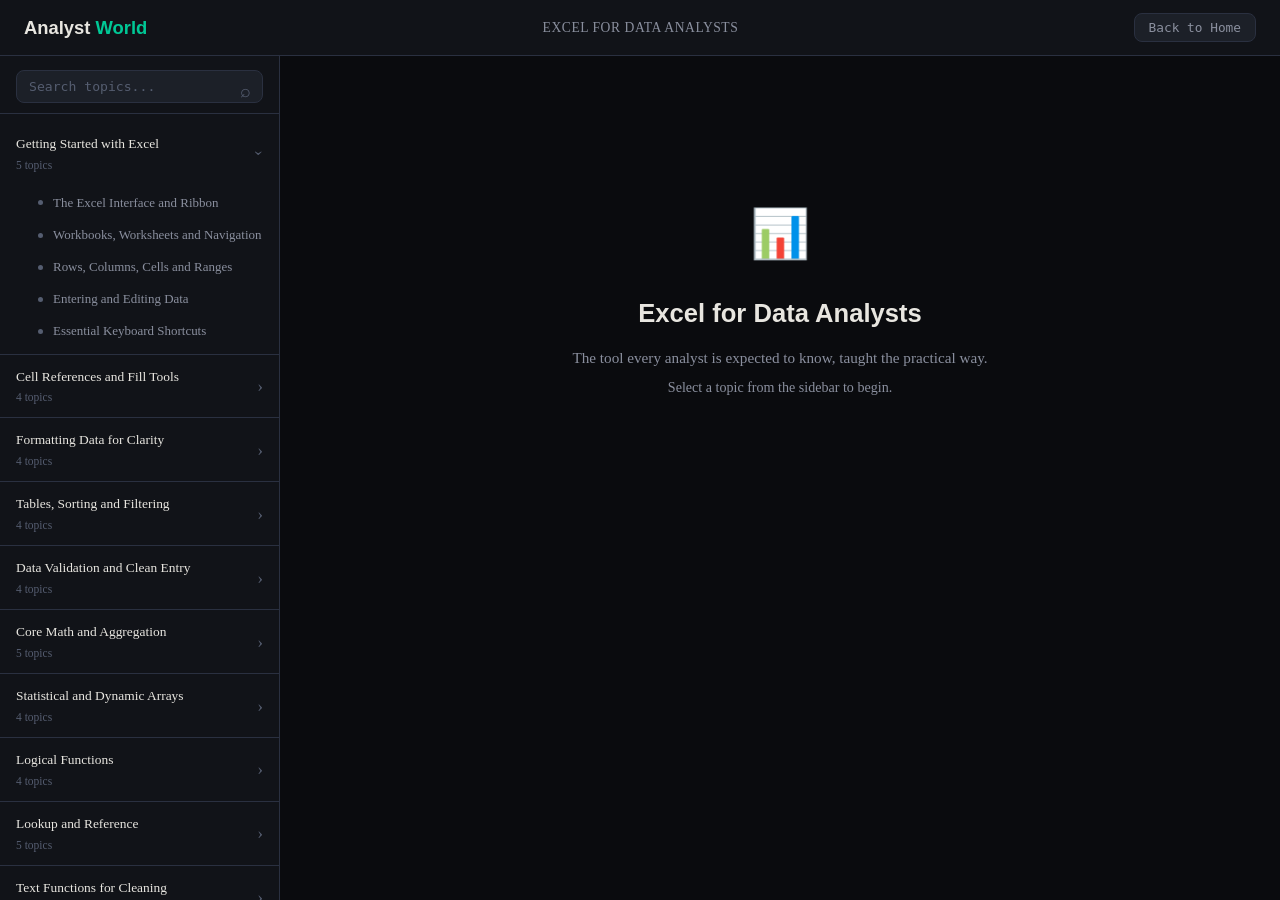
<file: learn-excel.html>
<!DOCTYPE html>
<html lang="en" data-theme="dark">
<head>
<meta charset="UTF-8"/>
<meta name="viewport" content="width=device-width, initial-scale=1.0"/>
<title>Excel for Data Analysts | AnalystWorld</title>
<meta name="description" content="Excel for Data Analysts. 16 topics from the interface and formulas to PivotTables, Power Query, dashboards, and macros. Short, practical, and written for real analyst work."/>
<link rel="icon" type="image/x-icon" href="/favicon.ico"/>
<link rel="stylesheet" href="/style.css"/>
<style>

html,body{margin:0;padding:0;height:100%}
body{background:var(--bg);color:var(--text);font-family:var(--sans)}

/* ═══════════════════════════════════════════════
   ARTICLE TYPOGRAPHY
═══════════════════════════════════════════════ */
.learn-article{font-size:.96rem;line-height:1.75;color:var(--text);max-width:860px}
.learn-article h1{font-size:1.85rem;font-weight:800;line-height:1.2;margin:0 0 6px;letter-spacing:-.025em}
.learn-article h2{font-size:1.08rem;font-weight:700;color:var(--text);margin:44px 0 14px;display:flex;align-items:center;gap:10px}
.learn-article h2::before{content:'';display:inline-block;width:3px;height:18px;background:var(--accent);border-radius:2px;flex-shrink:0}
.learn-article h3{font-size:.95rem;font-weight:700;color:var(--text);margin:28px 0 10px}
.learn-article p{margin:0 0 16px;line-height:1.85;color:var(--muted);font-size:.94rem}
.learn-article code{background:rgba(0,200,150,.1);border:1px solid rgba(0,200,150,.2);border-radius:4px;padding:1px 7px;font-family:var(--mono);font-size:.82em;color:var(--accent)}

/* ═══════════════════════════════════════════════
   ARTICLE HERO
═══════════════════════════════════════════════ */
.art-hero{position:relative;background:var(--surface);border:1px solid var(--border);border-radius:16px;padding:32px 36px 28px;margin-bottom:40px;overflow:hidden}
.art-hero::before{content:'';position:absolute;top:-80px;right:-80px;width:320px;height:320px;background:radial-gradient(circle,rgba(0,200,150,.1) 0%,transparent 70%);pointer-events:none}
.art-hero::after{content:'';position:absolute;bottom:-60px;left:-40px;width:200px;height:200px;background:radial-gradient(circle,rgba(59,130,246,.06) 0%,transparent 70%);pointer-events:none}
.art-hero-tag{display:inline-flex;align-items:center;gap:6px;background:rgba(0,200,150,.1);border:1px solid rgba(0,200,150,.25);border-radius:20px;padding:3px 12px;font-size:.68rem;font-weight:700;letter-spacing:.08em;text-transform:uppercase;color:var(--accent);margin-bottom:14px}
.art-hero h1{font-size:1.95rem;font-weight:800;line-height:1.18;letter-spacing:-.025em;margin:0 0 14px;color:var(--text)}
.art-hero-lead{font-size:1rem;line-height:1.78;color:var(--muted);margin:0 0 20px;max-width:700px}
.art-hero-meta{display:flex;align-items:center;gap:20px;padding-top:16px;border-top:1px solid var(--border)}
.art-hero-meta span{display:flex;align-items:center;gap:5px;font-size:.75rem;color:var(--hint)}

/* ═══════════════════════════════════════════════
   CODE WINDOWS (macOS style)
═══════════════════════════════════════════════ */
.art-code-window{border:1px solid var(--border);border-radius:12px;overflow:hidden;margin:28px 0 0;box-shadow:0 8px 32px rgba(0,0,0,.25)}
.art-code-header{background:#1e1f2e;padding:10px 16px;display:flex;align-items:center;gap:6px;border-bottom:1px solid rgba(255,255,255,.05)}
.art-cw-dot{width:12px;height:12px;border-radius:50%;flex-shrink:0}
.art-cw-dot.r{background:#ff5f57}.art-cw-dot.y{background:#febc2e}.art-cw-dot.g{background:#28c840}
.art-cw-name{margin-left:8px;font-size:.72rem;color:rgba(255,255,255,.3);font-family:var(--mono)}
.art-cw-copy{margin-left:auto;background:none;border:1px solid rgba(255,255,255,.12);border-radius:5px;color:rgba(255,255,255,.35);font-size:.68rem;padding:3px 10px;cursor:pointer;transition:all .2s;font-family:var(--sans);letter-spacing:.03em}
.art-cw-copy:hover{background:rgba(255,255,255,.08);color:rgba(255,255,255,.7)}
.art-cw-copy.copied{color:#28c840;border-color:rgba(40,200,64,.3)}
.art-code-window pre{margin:0!important;border:none!important;border-radius:0!important;background:#1a1b2e!important;padding:18px 20px!important}
.art-code-window pre code{background:none!important;border:none!important;padding:0!important;font-size:.84rem!important}
/* Plain pre (non-windowed) */
.learn-article pre{background:#1a1b2e!important;border:1px solid var(--border);border-radius:10px 10px 0 0;padding:16px 18px;overflow-x:auto;margin:22px 0 0;position:relative}
.learn-article pre code.language-python{background:none!important;border:none!important;padding:0!important;font-size:.84rem!important;color:inherit}
/* Art-output block */
.art-output{background:#0e0f1a;border:1px solid rgba(255,255,255,.07);border-top:1px dashed rgba(255,255,255,.1);border-radius:0 0 10px 10px;padding:14px 18px;margin:0 0 24px;font-family:var(--mono);font-size:.81rem;color:#7dffcb;line-height:1.75}
.art-output-label{font-size:.62rem;font-weight:700;letter-spacing:.1em;text-transform:uppercase;color:rgba(255,255,255,.2);margin-bottom:8px}
.art-code-window+.art-output{border-radius:0 0 12px 12px;margin-top:0}
.learn-article pre+.art-output{margin-top:0}

/* ═══════════════════════════════════════════════
   CALLOUTS
═══════════════════════════════════════════════ */
.art-callout{background:linear-gradient(135deg,rgba(0,200,150,.07),rgba(0,200,150,.02));border:1px solid rgba(0,200,150,.2);border-left:3px solid var(--accent);border-radius:0 10px 10px 0;padding:16px 20px;margin:24px 0;font-size:.9rem;line-height:1.72;color:var(--muted)}
.art-callout strong{color:var(--accent)}
.art-callout-blue{background:linear-gradient(135deg,rgba(59,130,246,.07),rgba(59,130,246,.02));border:1px solid rgba(59,130,246,.2);border-left:3px solid #3b82f6;border-radius:0 10px 10px 0;padding:16px 20px;margin:24px 0;font-size:.9rem;line-height:1.72;color:var(--muted)}
.art-callout-blue strong{color:#60a5fa}
.art-warn{background:linear-gradient(135deg,rgba(245,158,11,.07),rgba(245,158,11,.02));border:1px solid rgba(245,158,11,.22);border-left:3px solid #f59e0b;border-radius:0 10px 10px 0;padding:14px 18px;margin:20px 0;font-size:.9rem;color:var(--muted);line-height:1.68}
.art-warn strong{color:#f59e0b}
.art-callout-red{background:linear-gradient(135deg,rgba(239,68,68,.07),rgba(239,68,68,.02));border:1px solid rgba(239,68,68,.2);border-left:3px solid #ef4444;border-radius:0 10px 10px 0;padding:16px 20px;margin:24px 0;font-size:.9rem;line-height:1.72;color:var(--muted)}
.art-callout-red strong{color:#f87171}

/* ═══════════════════════════════════════════════
   CONCEPT / FEATURE CARDS
═══════════════════════════════════════════════ */
.art-concepts{display:grid;grid-template-columns:repeat(auto-fit,minmax(170px,1fr));gap:12px;margin:24px 0}
.art-concept{background:var(--surface);border:1px solid var(--border);border-radius:12px;padding:18px 16px;transition:transform .2s,border-color .2s,box-shadow .2s;cursor:default}
.art-concept:hover{transform:translateY(-3px);border-color:var(--accent);box-shadow:0 6px 20px rgba(0,200,150,.1)}
.art-concept-icon{font-size:1.7rem;margin-bottom:10px;line-height:1}
.art-concept-title{font-size:.84rem;font-weight:700;color:var(--text);margin-bottom:5px}
.art-concept p{font-size:.79rem;color:var(--hint);margin:0;line-height:1.55}

/* ═══════════════════════════════════════════════
   METRIC CARDS
═══════════════════════════════════════════════ */
.art-metrics{display:grid;grid-template-columns:repeat(auto-fit,minmax(130px,1fr));gap:12px;margin:24px 0}
.art-metric{background:var(--surface);border:1px solid var(--border);border-radius:10px;padding:18px 12px;text-align:center}
.art-metric-val{font-size:1.9rem;font-weight:800;color:var(--accent);line-height:1;margin-bottom:4px}
.art-metric-label{font-size:.72rem;color:var(--hint);text-transform:uppercase;letter-spacing:.05em;line-height:1.3}

/* ═══════════════════════════════════════════════
   MEMORY / VARIABLE DIAGRAM
═══════════════════════════════════════════════ */
.art-diagram{background:var(--surface);border:1px solid var(--border);border-radius:12px;padding:24px;margin:24px 0;overflow-x:auto}
.art-diagram-title{font-size:.68rem;font-weight:700;letter-spacing:.08em;text-transform:uppercase;color:var(--hint);margin-bottom:20px;text-align:center}
.mem-viz{display:flex;gap:14px;flex-wrap:wrap;justify-content:center;align-items:flex-start}
.mem-box{border:2px solid var(--accent);border-radius:8px;overflow:hidden;min-width:110px;text-align:center;transition:transform .2s}
.mem-box:hover{transform:scale(1.04)}
.mem-box-label{background:var(--accent);color:#0a0b0e;font-size:.7rem;font-weight:800;padding:5px 8px;font-family:var(--mono)}
.mem-box-value{padding:10px 12px;font-family:var(--mono);font-size:1.1rem;font-weight:700;color:var(--text)}
.mem-box-type{font-size:.62rem;color:var(--hint);padding:0 8px 6px;font-family:var(--mono)}
.mem-arrow{font-size:1.4rem;color:var(--accent);display:flex;align-items:center;padding-top:8px}
/* Flow diagrams */
.art-flow{display:flex;align-items:center;flex-wrap:wrap;gap:0;margin:20px 0;justify-content:center}
.art-flow-item{background:var(--surface);border:1px solid var(--border);border-radius:8px;padding:10px 16px;font-size:.82rem;font-weight:600;color:var(--text);text-align:center}
.art-flow-arrow{color:var(--accent);font-size:1.1rem;padding:0 8px}

/* ═══════════════════════════════════════════════
   STEPS
═══════════════════════════════════════════════ */
.art-steps{margin:24px 0;border:1px solid var(--border);border-radius:12px;overflow:hidden}
.art-step{display:flex;gap:14px;padding:16px 20px;border-bottom:1px solid var(--border);align-items:flex-start;transition:background .15s}
.art-step:last-child{border-bottom:none}
.art-step:hover{background:var(--surface)}
.art-snum{background:var(--accent);color:#0a0b0e;font-size:.72rem;font-weight:800;min-width:26px;height:26px;border-radius:50%;display:flex;align-items:center;justify-content:center;flex-shrink:0;margin-top:2px}
.art-sbody{flex:1}
.art-sbody strong{display:block;font-size:.9rem;font-weight:700;color:var(--text);margin-bottom:4px}
.art-sbody p{margin:0;font-size:.86rem;color:var(--muted);line-height:1.62}

/* ═══════════════════════════════════════════════
   COMPARISON
═══════════════════════════════════════════════ */
.art-compare{display:grid;grid-template-columns:1fr 1fr;gap:12px;margin:24px 0}
.art-compare-bad{background:rgba(239,68,68,.05);border:1px solid rgba(239,68,68,.2);border-radius:10px;padding:16px}
.art-compare-good{background:rgba(0,200,150,.05);border:1px solid rgba(0,200,150,.2);border-radius:10px;padding:16px}
.art-clabel{font-size:.67rem;font-weight:700;letter-spacing:.1em;text-transform:uppercase;margin-bottom:10px}
.art-compare-bad .art-clabel{color:#ef4444}
.art-compare-good .art-clabel{color:var(--accent)}
.art-ctext{font-size:.83rem;color:var(--muted);line-height:1.6;font-family:var(--mono)}

/* ═══════════════════════════════════════════════
   CARDS / GRID
═══════════════════════════════════════════════ */
.art-two-col{display:grid;grid-template-columns:1fr 1fr;gap:12px;margin:22px 0}
.art-card{background:var(--surface);border:1px solid var(--border);border-radius:10px;padding:16px;transition:border-color .2s,transform .2s}
.art-card:hover{border-color:var(--accent);transform:translateY(-2px)}
.art-card-title{font-size:.84rem;font-weight:700;color:var(--text);margin-bottom:6px}
.art-card p{font-size:.82rem;color:var(--muted);line-height:1.55;margin:0}

/* ═══════════════════════════════════════════════
   BOX / REFERENCE
═══════════════════════════════════════════════ */
.art-box{background:var(--surface);border:1px solid var(--border);border-radius:12px;padding:20px 22px;margin:22px 0}
.art-blabel{font-size:.67rem;font-weight:700;letter-spacing:.1em;text-transform:uppercase;color:var(--accent);margin-bottom:14px}

/* ═══════════════════════════════════════════════
   TAKEAWAY
═══════════════════════════════════════════════ */
.art-takeaway{background:var(--surface);border:1px solid var(--border);border-top:3px solid var(--accent);border-radius:0 0 12px 12px;padding:20px 24px;margin-top:44px;font-size:.9rem;color:var(--muted);line-height:1.7}
.art-tlabel{font-size:.64rem;font-weight:700;letter-spacing:.12em;text-transform:uppercase;color:var(--accent);margin-bottom:8px}

/* ═══════════════════════════════════════════════
   LEAD + MISC
═══════════════════════════════════════════════ */
.art-lead{font-size:1.04rem;color:var(--text);line-height:1.82;margin-bottom:28px;font-weight:400}
.art-rule{border:none;border-top:1px solid var(--border);margin:36px 0}
.art-type-list{margin:18px 0}
.art-type{background:var(--surface);border:1px solid var(--border);border-radius:8px;padding:12px 16px;margin-bottom:8px}
.art-wt{margin:24px 0}
.art-wt-head{font-size:.9rem;font-weight:700;color:var(--text);margin-bottom:12px}
.art-wt-body{display:flex;flex-direction:column;gap:8px}
.art-wt-step{display:flex;gap:12px;align-items:flex-start;padding:12px;background:var(--surface);border:1px solid var(--border);border-radius:8px}
.art-wt-label{font-size:.72rem;font-weight:700;color:var(--accent);min-width:60px;padding-top:2px}
.art-wt-text{font-size:.87rem;color:var(--muted);line-height:1.6}

/* ═══════════════════════════════════════════════
   INLINE BADGE
═══════════════════════════════════════════════ */
.art-badge{display:inline-block;border-radius:4px;padding:2px 8px;font-size:.72rem;font-weight:700;font-family:var(--mono)}
.art-badge-green{background:rgba(0,200,150,.12);color:var(--accent);border:1px solid rgba(0,200,150,.2)}
.art-badge-blue{background:rgba(59,130,246,.12);color:#60a5fa;border:1px solid rgba(59,130,246,.2)}
.art-badge-amber{background:rgba(245,158,11,.12);color:#f59e0b;border:1px solid rgba(245,158,11,.2)}
.art-badge-purple{background:rgba(168,85,247,.12);color:#c084fc;border:1px solid rgba(168,85,247,.2)}

/* ═══════════════════════════════════════════════
   SCROLL ANIMATIONS
═══════════════════════════════════════════════ */
@keyframes fadeInUp{from{opacity:0;transform:translateY(18px)}to{opacity:1;transform:translateY(0)}}
@keyframes fadeIn{from{opacity:0}to{opacity:1}}
@keyframes pulse-accent{0%,100%{box-shadow:0 0 0 0 rgba(0,200,150,.3)}50%{box-shadow:0 0 0 6px rgba(0,200,150,0)}}
.py-anim{opacity:0;transform:translateY(18px);transition:opacity .55s ease,transform .55s ease}
.py-anim.visible{opacity:1;transform:translateY(0)}
.py-anim-delay-1{transition-delay:.1s}
.py-anim-delay-2{transition-delay:.2s}
.py-anim-delay-3{transition-delay:.3s}

/* ═══════════════════════════════════════════════
   COPY BUTTON (standalone pre)
═══════════════════════════════════════════════ */
.art-copy-btn{position:absolute;top:10px;right:12px;background:rgba(255,255,255,.06);border:1px solid rgba(255,255,255,.12);border-radius:5px;color:rgba(255,255,255,.35);font-size:.68rem;padding:3px 10px;cursor:pointer;font-family:var(--sans);transition:all .2s;letter-spacing:.03em}
.art-copy-btn:hover{background:rgba(255,255,255,.1);color:rgba(255,255,255,.7)}
.art-copy-btn.copied{color:#28c840;border-color:rgba(40,200,64,.3)}

/* ═══════════════════════════════════════════════
   READING PROGRESS
═══════════════════════════════════════════════ */
.art-read-progress{position:sticky;top:0;left:0;height:2px;background:linear-gradient(90deg,var(--accent),#3b82f6);transform-origin:left;transform:scaleX(0);z-index:50;transition:transform .05s linear}

/* ═══════════════════════════════════════════════
   RESPONSIVE
═══════════════════════════════════════════════ */
@media(max-width:640px){
  .art-two-col{grid-template-columns:1fr}
  .art-compare{grid-template-columns:1fr}
  .art-concepts{grid-template-columns:1fr 1fr}
  .art-hero{padding:20px}
  .art-hero h1{font-size:1.5rem}
  .learn-article h1{font-size:1.45rem}
}


/* Excel-specific components */
.learn-article ul{margin:12px 0 18px;padding-left:22px}
.learn-article li{margin:6px 0;color:var(--muted);line-height:1.72;font-size:.93rem}
.learn-article li strong{color:var(--text);font-weight:600}
.art-box ul{margin:6px 0 2px}
.art-find{display:flex;align-items:center;gap:12px;flex-wrap:wrap;background:var(--surface);border:1px solid var(--border);border-radius:10px;padding:11px 16px;margin:18px 0}
.art-find-label{font-size:.6rem;font-weight:700;letter-spacing:.1em;text-transform:uppercase;color:var(--accent);white-space:nowrap}
.art-find-path{font-family:var(--mono);font-size:.82rem;color:var(--text)}
.art-formula{background:#1a1b2e;border:1px solid var(--border);border-radius:8px;padding:12px 16px;margin:16px 0;font-family:var(--mono);font-size:.86rem;color:#7dffcb;overflow-x:auto;line-height:1.7}
.art-formula .cmt{color:rgba(255,255,255,.35)}

/* Screenshot slots. Drop a PNG at excel-img/<name>.png and it appears automatically. */
.art-shot{margin:22px 0;border:1px solid var(--border);border-radius:12px;overflow:hidden;background:var(--surface)}
.art-shot img{display:block;width:100%;height:auto}
.art-shot figcaption{font-size:.76rem;color:var(--hint);padding:10px 14px;text-align:center;border-top:1px solid var(--border)}
.art-shot.art-shot-empty{border-style:dashed;border-color:var(--border2)}
.art-shot-empty img{display:none}
.art-shot-empty{padding:24px 16px 8px;text-align:center}
.art-shot-empty::before{content:"Add screenshot:  " attr(data-file);display:block;font-size:.76rem;color:var(--accent);font-family:var(--mono);margin-bottom:8px;word-break:break-all}
.art-shot-empty figcaption{border-top:none;padding:6px 14px 2px;color:var(--muted)}

.lt-soon{opacity:.5}
.lt-soon .lt-title::after{content:" soon";font-size:.62rem;color:var(--hint);letter-spacing:.04em}

</style>
</head>
<body>

<div class="learn-nav">
  <div class="learn-nav-logo" onclick="window.location.href='/home'">Analyst<span> World</span></div>
  <div class="learn-nav-center">Excel for Data Analysts</div>
  <div class="learn-nav-right">
    <button class="learn-back-btn" onclick="window.location.href='/home'">Back to Home</button>
  </div>
</div>

<div class="learn-body">
  <aside class="learn-sidebar-wrap">
    <div class="learn-search-wrap">
      <input type="text" class="learn-search" id="exSearch" placeholder="Search topics..." oninput="handleExSearch(event)"/>
      <span class="learn-search-icon">&#8981;</span>
    </div>
    <div class="learn-sidebar" id="exSidebar"></div>
  </aside>
  <main class="learn-content-wrap" id="exContentWrap">
    <div class="learn-content" id="exContent">
      <div class="learn-welcome">
        <div class="lw-icon">&#128202;</div>
        <h2>Excel for Data Analysts</h2>
        <p>The tool every analyst is expected to know, taught the practical way.</p>
        <p style="margin-top:6px;font-size:.88rem;color:var(--muted)">Select a topic from the sidebar to begin.</p>
      </div>
    </div>
  </main>
</div>

<script>
// ================================================================
//  Excel for Analysts - learn-excel.html
//  Path routing: /learn/excel/{subtopic-slug}
// ================================================================

var EX_DATA = [
  { id:'ex1', title:'Getting Started with Excel', topics:[
    { id:'ex1-t1', title:'The Excel Interface and Ribbon' },
    { id:'ex1-t2', title:'Workbooks, Worksheets and Navigation' },
    { id:'ex1-t3', title:'Rows, Columns, Cells and Ranges' },
    { id:'ex1-t4', title:'Entering and Editing Data' },
    { id:'ex1-t5', title:'Essential Keyboard Shortcuts' }
  ]},
  { id:'ex2', title:'Cell References and Fill Tools', topics:[
    { id:'ex2-t1', title:'Relative, Absolute and Mixed References' },
    { id:'ex2-t2', title:'Copy, Cut and Paste Special' },
    { id:'ex2-t3', title:'AutoFill and Fill Series' },
    { id:'ex2-t4', title:'Flash Fill' }
  ]},
  { id:'ex3', title:'Formatting Data for Clarity', topics:[
    { id:'ex3-t1', title:'Number, Currency and Accounting Formats' },
    { id:'ex3-t2', title:'Date and Time Formatting' },
    { id:'ex3-t3', title:'Cell Styles, Borders and Alignment' },
    { id:'ex3-t4', title:'Conditional Formatting' }
  ]},
  { id:'ex4', title:'Tables, Sorting and Filtering', topics:[
    { id:'ex4-t1', title:'Excel Tables and Structured References' },
    { id:'ex4-t2', title:'Sorting Data' },
    { id:'ex4-t3', title:'Filtering Data' },
    { id:'ex4-t4', title:'Advanced Filters' }
  ]},
  { id:'ex5', title:'Data Validation and Clean Entry', topics:[
    { id:'ex5-t1', title:'Data Validation Rules' },
    { id:'ex5-t2', title:'Drop-Down Lists' },
    { id:'ex5-t3', title:'Input Messages and Error Alerts' },
    { id:'ex5-t4', title:'Remove Duplicates and Text to Columns' }
  ]},
  { id:'ex6', title:'Core Math and Aggregation', topics:[
    { id:'ex6-t1', title:'Formula Syntax and Operators' },
    { id:'ex6-t2', title:'SUM, SUMIF and SUMIFS' },
    { id:'ex6-t3', title:'The COUNT Family' },
    { id:'ex6-t4', title:'AVERAGE, MIN and MAX' },
    { id:'ex6-t5', title:'Rounding Functions' }
  ]},
  { id:'ex7', title:'Statistical and Dynamic Arrays', topics:[
    { id:'ex7-t1', title:'MEDIAN, MODE and Spread' },
    { id:'ex7-t2', title:'RANK, PERCENTILE and QUARTILE' },
    { id:'ex7-t3', title:'SUBTOTAL and AGGREGATE' },
    { id:'ex7-t4', title:'Dynamic Arrays: SORT, UNIQUE, FILTER' }
  ]},
  { id:'ex8', title:'Logical Functions', topics:[
    { id:'ex8-t1', title:'IF and Nested IF' },
    { id:'ex8-t2', title:'IFS and SWITCH' },
    { id:'ex8-t3', title:'AND, OR and NOT' },
    { id:'ex8-t4', title:'Handling Errors with IFERROR and IFNA' }
  ]},
  { id:'ex9', title:'Lookup and Reference', topics:[
    { id:'ex9-t1', title:'VLOOKUP' },
    { id:'ex9-t2', title:'HLOOKUP' },
    { id:'ex9-t3', title:'INDEX and MATCH' },
    { id:'ex9-t4', title:'XLOOKUP' },
    { id:'ex9-t5', title:'Two-Way and Multi-Criteria Lookups' }
  ]},
  { id:'ex10', title:'Text Functions for Cleaning', topics:[
    { id:'ex10-t1', title:'LEFT, RIGHT, MID and LEN' },
    { id:'ex10-t2', title:'TRIM, UPPER, LOWER and PROPER' },
    { id:'ex10-t3', title:'CONCAT and TEXTJOIN' },
    { id:'ex10-t4', title:'FIND, SEARCH, SUBSTITUTE and REPLACE' }
  ]},
  { id:'ex11', title:'Date and Time Functions', topics:[
    { id:'ex11-t1', title:'TODAY, NOW and DATE' },
    { id:'ex11-t2', title:'DAY, MONTH, YEAR and WEEKDAY' },
    { id:'ex11-t3', title:'EDATE, EOMONTH and DATEDIF' },
    { id:'ex11-t4', title:'NETWORKDAYS and WORKDAY' }
  ]},
  { id:'ex12', title:'PivotTables', topics:[
    { id:'ex12-t1', title:'Creating a PivotTable' },
    { id:'ex12-t2', title:'Rows, Values and Filters' },
    { id:'ex12-t3', title:'Grouping Data' },
    { id:'ex12-t4', title:'Calculated Fields' },
    { id:'ex12-t5', title:'Slicers and Timelines' }
  ]},
  { id:'ex13', title:'Power Query', topics:[
    { id:'ex13-t1', title:'What Power Query Is' },
    { id:'ex13-t2', title:'Importing Data' },
    { id:'ex13-t3', title:'Common Transformations' },
    { id:'ex13-t4', title:'Merge and Append Queries' },
    { id:'ex13-t5', title:'Unpivot and Refresh' }
  ]},
  { id:'ex14', title:'Charts and Visualization', topics:[
    { id:'ex14-t1', title:'Choosing the Right Chart' },
    { id:'ex14-t2', title:'Core Chart Types' },
    { id:'ex14-t3', title:'Combo Charts and Sparklines' },
    { id:'ex14-t4', title:'Visualization Best Practices' }
  ]},
  { id:'ex15', title:'Dashboards in Excel', topics:[
    { id:'ex15-t1', title:'What Makes a Good Dashboard' },
    { id:'ex15-t2', title:'KPI Cards and Scorecards' },
    { id:'ex15-t3', title:'Slicers and Interactivity' },
    { id:'ex15-t4', title:'Dynamic Titles and Charts' },
    { id:'ex15-t5', title:'Assembling a Dashboard' }
  ]},
  { id:'ex16', title:'Automating with Macros', topics:[
    { id:'ex16-t1', title:'Enabling Developer Mode' },
    { id:'ex16-t2', title:'Recording and Running a Macro' },
    { id:'ex16-t3', title:'When to Use Macros' },
    { id:'ex16-t4', title:'Learning Macros: Resources' }
  ]}
];

var EX_FLAT = [];
EX_DATA.forEach(function(m){ m.topics.forEach(function(t){ EX_FLAT.push(t); }); });

// ── CONTENT ──────────────────────────────────────────────────────
var EX_CONTENT = {};

EX_CONTENT['ex1-t1'] = `
<div class="art-read-progress"></div>
<div class="art-hero">
  <div class="art-hero-tag">Topic 1 &middot; Getting Started</div>
  <h1>The Excel Interface and Ribbon</h1>
  <p class="art-hero-lead">Before any formula or pivot table, you need to know your way around the screen. Five minutes learning the interface saves hours of hunting for buttons later.</p>
  <div class="art-hero-meta"><span>4 min read</span><span>Beginner</span></div>
</div>

<h2>What you are looking at</h2>
<p>When you open Excel, the screen is split into a few fixed areas. Learn these names because every tutorial and every interviewer uses them.</p>
<ul>
  <li><strong>Ribbon</strong>: the toolbar strip across the top, organised into tabs like Home, Insert and Data.</li>
  <li><strong>Quick Access Toolbar</strong>: the tiny row of icons above or below the ribbon for one-click actions like Save and Undo.</li>
  <li><strong>Name Box</strong>: the small box on the far left of the formula bar that shows the address of the selected cell, such as A1.</li>
  <li><strong>Formula Bar</strong>: shows and edits what is actually inside the selected cell.</li>
  <li><strong>Grid</strong>: the sheet of cells where your data lives.</li>
  <li><strong>Sheet Tabs</strong>: the tabs at the bottom that let you move between worksheets.</li>
</ul>

<figure class="art-shot" data-file="excel-img/ex1-t1-interface.png"><img src="/excel-img/ex1-t1-interface.png" alt="The Excel interface with the ribbon, name box, formula bar and grid labelled" onerror="this.closest('.art-shot').classList.add('art-shot-empty')"><figcaption>The main areas of the Excel window.</figcaption></figure>

<h2>How the ribbon is organised</h2>
<p>The ribbon groups every command into <strong>tabs</strong>, and each tab is split into <strong>groups</strong>. You do not need to memorise all of them. These are the ones an analyst lives in:</p>
<ul>
  <li><strong>Home</strong>: formatting, number formats, sort and filter, and the fill tools.</li>
  <li><strong>Insert</strong>: tables, PivotTables, and charts.</li>
  <li><strong>Data</strong>: sorting, filtering, data validation, Text to Columns, and Power Query (Get Data).</li>
  <li><strong>Formulas</strong>: the function library and formula auditing tools.</li>
  <li><strong>View</strong>: freeze panes, gridlines, and zoom.</li>
</ul>

<div class="art-callout"><strong>Tip.</strong> Press <code>Ctrl + F1</code> to collapse or expand the ribbon. Double-clicking any tab name does the same thing. Analysts often collapse it to see more rows of data.</div>

<h2>The Quick Access Toolbar</h2>
<p>The Quick Access Toolbar (QAT) holds shortcuts that work no matter which ribbon tab is open. Right-click any ribbon button and choose <strong>Add to Quick Access Toolbar</strong> to pin the commands you use most.</p>
<div class="art-find"><span class="art-find-label">Where to find it</span><span class="art-find-path">File &rarr; Options &rarr; Quick Access Toolbar</span></div>

<h2>What to remember</h2>
<ul>
  <li>Commands are found under logically named tabs. If you cannot find something, guess the tab by its purpose (charts live under Insert, sorting under Data).</li>
  <li>Hovering over any ribbon button shows a tooltip explaining what it does.</li>
  <li>The formula bar is the source of truth. A cell may <em>display</em> a formatted number but the formula bar shows what is really stored.</li>
</ul>

<h2>Why this matters on the job</h2>
<p>An analyst who knows the interface moves fast in front of stakeholders. When a manager asks to "just filter that quickly" in a live review, fumbling through tabs looks unprofessional. Knowing that filtering lives under both the Home and Data tabs means you act in one click.</p>

<div class="art-box">
  <div class="art-blabel">Interview question</div>
  <p>"What is the difference between the Name Box and the Formula Bar?" The Name Box shows the address or name of the current selection and lets you jump to a cell or range by typing its address. The Formula Bar shows and edits the actual content of the selected cell.</p>
</div>

<div class="art-takeaway"><div class="art-tlabel">Key point</div>The ribbon is organised into tabs and groups by purpose. Learn where Home, Insert, Data, and Formulas live, pin your favourite commands to the Quick Access Toolbar, and trust the formula bar over what a cell displays.</div>
`;

EX_CONTENT['ex1-t2'] = `
<div class="art-read-progress"></div>
<div class="art-hero">
  <div class="art-hero-tag">Topic 1 &middot; Getting Started</div>
  <h1>Workbooks, Worksheets and Navigation</h1>
  <p class="art-hero-lead">A single Excel file can hold many sheets of related data. Knowing how to organise and move between them keeps large analyses from turning into a mess.</p>
  <div class="art-hero-meta"><span>4 min read</span><span>Beginner</span></div>
</div>

<h2>Workbook vs worksheet</h2>
<ul>
  <li>A <strong>workbook</strong> is the whole Excel file (the <code>.xlsx</code> you save).</li>
  <li>A <strong>worksheet</strong> (or sheet) is one tab inside that file. A workbook can hold many.</li>
</ul>
<p>A common analyst layout is one sheet for raw data, one for calculations, and one for the final report or dashboard. Keeping these separate makes the file easy to audit and hard to break.</p>

<figure class="art-shot" data-file="excel-img/ex1-t2-sheets.png"><img src="/excel-img/ex1-t2-sheets.png" alt="Worksheet tabs at the bottom of the Excel window" onerror="this.closest('.art-shot').classList.add('art-shot-empty')"><figcaption>Worksheet tabs sit at the bottom of the window.</figcaption></figure>

<h2>Managing sheets</h2>
<ul>
  <li><strong>Add a sheet</strong>: click the plus icon next to the sheet tabs.</li>
  <li><strong>Rename</strong>: double-click the tab and type a clear name like <code>Raw Data</code>.</li>
  <li><strong>Colour a tab</strong>: right-click the tab and choose Tab Color to group related sheets visually.</li>
  <li><strong>Move or copy</strong>: drag a tab to reorder it, or right-click and choose Move or Copy to duplicate it.</li>
  <li><strong>Delete</strong>: right-click and choose Delete. This cannot be undone, so check first.</li>
</ul>

<div class="art-warn"><strong>Careful.</strong> Deleting a sheet is permanent and clears the Undo history for that action. Before deleting, make sure no formula on another sheet references it, or those formulas will break with a <code>#REF!</code> error.</div>

<h2>Moving around quickly</h2>
<ul>
  <li><strong>Ctrl + Page Up / Page Down</strong>: jump to the previous or next sheet.</li>
  <li><strong>Ctrl + Arrow key</strong>: jump to the edge of a block of data.</li>
  <li><strong>Ctrl + Home</strong>: jump back to cell A1.</li>
  <li><strong>Name Box</strong>: type an address like <code>M500</code> and press Enter to jump straight there.</li>
</ul>

<h2>Why this matters on the job</h2>
<p>Real business files often have twenty or more sheets across regions, months, or product lines. Analysts who name and colour their tabs, and who navigate with keyboard shortcuts, deliver work that colleagues can actually follow and reuse.</p>

<div class="art-box">
  <div class="art-blabel">Interview question</div>
  <p>"How would you structure a workbook that pulls raw sales data and produces a monthly report?" A clean answer: a dedicated raw-data sheet that stays untouched, a separate calculations sheet, and a report or dashboard sheet, so the source is never altered and the logic is easy to audit.</p>
</div>

<div class="art-takeaway"><div class="art-tlabel">Key point</div>A workbook holds many worksheets. Separate raw data, calculations, and reporting into different sheets, name them clearly, and move between them with Ctrl + Page Up or Page Down. Never delete a sheet without checking what references it.</div>
`;

EX_CONTENT['ex1-t3'] = `
<div class="art-read-progress"></div>
<div class="art-hero">
  <div class="art-hero-tag">Topic 1 &middot; Getting Started</div>
  <h1>Rows, Columns, Cells and Ranges</h1>
  <p class="art-hero-lead">These four words are the vocabulary of every formula you will ever write. Get them right and everything else in Excel clicks into place.</p>
  <div class="art-hero-meta"><span>4 min read</span><span>Beginner</span></div>
</div>

<h2>The building blocks</h2>
<ul>
  <li><strong>Column</strong>: a vertical strip, labelled with letters (A, B, C).</li>
  <li><strong>Row</strong>: a horizontal strip, labelled with numbers (1, 2, 3).</li>
  <li><strong>Cell</strong>: where a column and row meet. Its address is the column letter then the row number, like <code>B4</code>.</li>
  <li><strong>Range</strong>: a block of cells, written as the top-left and bottom-right addresses joined by a colon, like <code>A1:C10</code>.</li>
</ul>

<div class="art-callout"><strong>Reading an address.</strong> <code>B4</code> means column B, row 4. A range <code>A1:C10</code> means "every cell from A1 down to C10", which is 3 columns wide and 10 rows tall, so 30 cells.</div>

<h2>Selecting ranges</h2>
<ul>
  <li><strong>A block</strong>: click the first cell and drag, or click the first cell and Shift-click the last.</li>
  <li><strong>A whole column</strong>: click the column letter. A whole row: click the row number.</li>
  <li><strong>Non-adjacent cells</strong>: hold <code>Ctrl</code> while clicking each cell or range.</li>
  <li><strong>The whole used area</strong>: click any cell in your data and press <code>Ctrl + A</code>.</li>
</ul>

<figure class="art-shot" data-file="excel-img/ex1-t3-range.png"><img src="/excel-img/ex1-t3-range.png" alt="A selected range A1 to C10 in the Excel grid" onerror="this.closest('.art-shot').classList.add('art-shot-empty')"><figcaption>The range A1:C10 selected in the grid.</figcaption></figure>

<h2>Adding and resizing</h2>
<ul>
  <li><strong>Insert a row or column</strong>: right-click a row number or column letter and choose Insert.</li>
  <li><strong>Resize</strong>: drag the border of a column letter or row number. Double-click the border to auto-fit to the content.</li>
  <li><strong>Select non-adjacent columns</strong> then resize together to keep widths consistent.</li>
</ul>

<h2>Why this matters on the job</h2>
<p>Every formula points at cells and ranges. When you write <code>=SUM(D2:D100)</code> you are telling Excel to add a range. Analysts who read addresses fluently can look at someone else's formula and instantly know which data it touches, which is the first step in checking whether a report is correct.</p>

<div class="art-box">
  <div class="art-blabel">Interview question</div>
  <p>"How many cells are in the range B2:D6?" Count the columns (B, C, D is 3) and the rows (2 through 6 is 5), then multiply: 3 times 5 is 15 cells.</p>
</div>

<div class="art-takeaway"><div class="art-tlabel">Key point</div>Columns are letters, rows are numbers, a cell is where they meet (B4), and a range is a block written with a colon (A1:C10). Reading these addresses fluently is the foundation of every formula.</div>
`;

EX_CONTENT['ex1-t4'] = `
<div class="art-read-progress"></div>
<div class="art-hero">
  <div class="art-hero-tag">Topic 1 &middot; Getting Started</div>
  <h1>Entering and Editing Data</h1>
  <p class="art-hero-lead">Excel quietly decides whether what you type is a number, text, or a date, and that decision changes what you can do with it. Knowing how it thinks prevents a whole class of bugs.</p>
  <div class="art-hero-meta"><span>4 min read</span><span>Beginner</span></div>
</div>

<h2>How Excel reads what you type</h2>
<p>As you type, Excel classifies the value into one of a few types, and it aligns them as a hint:</p>
<ul>
  <li><strong>Numbers</strong> (including dates and currency) align to the <strong>right</strong> and can be calculated.</li>
  <li><strong>Text</strong> aligns to the <strong>left</strong> and cannot be summed.</li>
  <li><strong>Formulas</strong> start with an equals sign and show their result.</li>
</ul>
<div class="art-callout"><strong>Quick check.</strong> If a column of "numbers" is left-aligned, Excel is treating them as text, which is why <code>SUM</code> returns zero. This is one of the most common data problems an analyst hits.</div>

<h2>Entering data efficiently</h2>
<ul>
  <li><strong>Enter</strong> moves down, <strong>Tab</strong> moves right.</li>
  <li>Select a range first, then type and press Enter to stay inside that range as you fill it.</li>
  <li><strong>Alt + Enter</strong> starts a new line inside the same cell.</li>
  <li><strong>Ctrl + Enter</strong> fills the same value into all selected cells at once.</li>
</ul>

<h2>Editing a cell</h2>
<ul>
  <li>Double-click a cell, or press <code>F2</code>, to edit in place.</li>
  <li>Press <strong>Delete</strong> to clear contents but keep formatting.</li>
  <li>Use <strong>Home tab &rarr; Clear</strong> to remove formatting, contents, or both.</li>
</ul>
<div class="art-find"><span class="art-find-label">Where to find it</span><span class="art-find-path">Home tab &rarr; Editing group &rarr; Clear</span></div>

<h2>What to remember</h2>
<ul>
  <li>Right-aligned means Excel sees a number; left-aligned means text.</li>
  <li>A leading apostrophe (<code>'007</code>) forces Excel to keep a value as text and preserve leading zeros, useful for codes and phone numbers.</li>
  <li>Numbers stored as text are the silent cause of broken totals. Fixing the type is covered in the data cleaning topics.</li>
</ul>

<h2>Why this matters on the job</h2>
<p>Data arrives from other systems as CSV exports where numbers, dates, and IDs are often misread as text. An analyst who spots the alignment clue immediately knows why a total is wrong, instead of losing an hour hunting for a formula mistake that was never there.</p>

<div class="art-box">
  <div class="art-blabel">Interview question</div>
  <p>"Your SUM formula returns 0 even though the column clearly has numbers. What is likely wrong?" The numbers are stored as text (they will be left-aligned). They need to be converted to real numbers before Excel will add them.</p>
</div>

<div class="art-takeaway"><div class="art-tlabel">Key point</div>Excel classifies every entry as number, text, or formula, and alignment tells you which. Right-aligned values calculate, left-aligned text does not. Use Tab and Enter to move, Ctrl + Enter to fill a selection, and watch for numbers that are secretly text.</div>
`;

EX_CONTENT['ex1-t5'] = `
<div class="art-read-progress"></div>
<div class="art-hero">
  <div class="art-hero-tag">Topic 1 &middot; Getting Started</div>
  <h1>Essential Keyboard Shortcuts</h1>
  <p class="art-hero-lead">The gap between a slow Excel user and a fast one is almost entirely shortcuts. You do not need hundreds. A dozen well-chosen ones will transform your speed.</p>
  <div class="art-hero-meta"><span>4 min read</span><span>Beginner</span></div>
</div>

<h2>The shortcuts worth memorising first</h2>
<div class="art-box">
  <div class="art-blabel">Navigation and selection</div>
  <ul>
    <li><code>Ctrl + Arrow</code>: jump to the edge of a data block.</li>
    <li><code>Ctrl + Shift + Arrow</code>: select from here to the edge of the block.</li>
    <li><code>Ctrl + A</code>: select the whole data region.</li>
    <li><code>Ctrl + Home</code>: go back to A1.</li>
  </ul>
</div>
<div class="art-box">
  <div class="art-blabel">Editing and entry</div>
  <ul>
    <li><code>F2</code>: edit the active cell.</li>
    <li><code>Ctrl + Enter</code>: fill all selected cells with the same entry.</li>
    <li><code>Ctrl + D</code>: fill down from the cell above.</li>
    <li><code>Ctrl + ;</code>: insert today's date.</li>
  </ul>
</div>
<div class="art-box">
  <div class="art-blabel">Formatting and everyday actions</div>
  <ul>
    <li><code>Ctrl + C / X / V</code>: copy, cut, paste.</li>
    <li><code>Ctrl + Z / Y</code>: undo, redo.</li>
    <li><code>Ctrl + 1</code>: open the Format Cells dialog.</li>
    <li><code>Ctrl + Shift + L</code>: turn filters on or off.</li>
  </ul>
</div>

<div class="art-callout"><strong>Learn them by using them.</strong> Do not try to memorise a long list. Pick three shortcuts this week and force yourself to use them instead of the mouse. Add three more next week. Within a month they become automatic.</div>

<h2>Why this matters on the job</h2>
<p>Speed compounds. A task that takes a mouse user two minutes takes a shortcut user twenty seconds, and analysts repeat these tasks dozens of times a day. Beyond speed, working from the keyboard keeps your eyes on the data instead of on menus, so you catch errors you would otherwise miss.</p>

<div class="art-box">
  <div class="art-blabel">Interview question</div>
  <p>"Which shortcut selects a full column of data of unknown length?" Click the top cell, then press <code>Ctrl + Shift + Down Arrow</code> to extend the selection to the last filled cell.</p>
</div>

<div class="art-takeaway"><div class="art-tlabel">Key point</div>You do not need every shortcut, just a dozen high-value ones for navigation, filling, and formatting. Learn a few at a time by using them instead of the mouse, and your speed and accuracy both climb.</div>
`;

EX_CONTENT['ex2-t1'] = `
<div class="art-read-progress"></div>
<div class="art-hero">
  <div class="art-hero-tag">Topic 2 &middot; References and Fill</div>
  <h1>Relative, Absolute and Mixed References</h1>
  <p class="art-hero-lead">This is the single most important idea in Excel formulas. It decides what happens when you copy a formula, and getting it wrong is the reason most beginner spreadsheets break.</p>
  <div class="art-hero-meta"><span>5 min read</span><span>Core skill</span></div>
</div>

<h2>What a reference is</h2>
<p>When a formula points at a cell like <code>B2</code>, that is a reference. The type of reference controls what happens to it when you copy the formula to another cell.</p>
<ul>
  <li><strong>Relative</strong> (<code>B2</code>): moves as you copy. Copy it one row down and it becomes <code>B3</code>.</li>
  <li><strong>Absolute</strong> (<code>$B$2</code>): locked. It stays <code>$B$2</code> no matter where you copy it.</li>
  <li><strong>Mixed</strong> (<code>$B2</code> or <code>B$2</code>): one part locked. <code>$B2</code> locks the column, <code>B$2</code> locks the row.</li>
</ul>
<div class="art-callout"><strong>The dollar sign means "lock this".</strong> A <code>$</code> before the column letter locks the column. A <code>$</code> before the row number locks the row. That is the whole rule.</div>

<h2>Why it matters, with a real example</h2>
<p>Say prices are in column B and a single tax rate sits in cell <code>F1</code>. You want tax for every row. If you write the formula with a relative reference to F1 and copy it down, F1 becomes F2, F3, and the tax breaks. Lock it instead:</p>
<div class="art-formula">=B2*$F$1      <span class="cmt">price times the locked tax rate</span></div>
<p>Now copy it down the whole column. The <code>B2</code> part moves to <code>B3</code>, <code>B4</code> and so on, while <code>$F$1</code> stays pinned to the tax rate every time.</p>

<h2>The F4 shortcut</h2>
<p>You do not type the dollar signs by hand. Click a reference in the formula bar and press <code>F4</code> to cycle through the options:</p>
<div class="art-find"><span class="art-find-label">Press F4</span><span class="art-find-path">B2 &rarr; $B$2 &rarr; B$2 &rarr; $B2 &rarr; back to B2</span></div>

<h2>What to remember</h2>
<ul>
  <li>Ask yourself: "when I copy this, should this reference move or stay?" Moving means relative, staying means absolute.</li>
  <li>A fixed input used by every row (a tax rate, a target, a conversion factor) is almost always absolute.</li>
  <li>Mixed references shine in grids where you multiply a row header by a column header, like a times table or a price matrix.</li>
</ul>

<h2>Why this matters on the job</h2>
<p>Analysts build one formula and copy it across thousands of rows. If the references are not locked correctly, the numbers are quietly wrong, and wrong numbers in a report destroy trust. Mastering this one concept prevents the most common and most embarrassing spreadsheet error.</p>

<div class="art-box">
  <div class="art-blabel">Interview question</div>
  <p>"You wrote a formula that multiplies each sales figure by a commission rate stored in one cell, but when you copy it down the results go wrong. What happened?" The commission rate was referenced relatively, so it shifted with each row. It needs to be absolute (for example <code>$C$1</code>) so every row points at the same rate.</p>
</div>

<div class="art-takeaway"><div class="art-tlabel">Key point</div>Relative references move when copied, absolute references (<code>$B$2</code>) stay locked, and mixed references lock only the row or the column. Use <code>F4</code> to toggle them, and lock any input that every row shares.</div>
`;

EX_CONTENT['ex2-t2'] = `
<div class="art-read-progress"></div>
<div class="art-hero">
  <div class="art-hero-tag">Topic 2 &middot; References and Fill</div>
  <h1>Copy, Cut and Paste Special</h1>
  <p class="art-hero-lead">Plain copy-paste brings everything: the formula, the formatting, the lot. Paste Special lets you choose exactly what carries over, which is one of the most useful everyday tools an analyst has.</p>
  <div class="art-hero-meta"><span>4 min read</span><span>Core skill</span></div>
</div>

<h2>The problem plain paste creates</h2>
<p>When you copy a cell with a formula and paste it, you paste the formula, not the value it showed. Paste it somewhere the references no longer make sense and you get errors or wrong numbers. Paste Special fixes this by letting you paste only what you want.</p>

<h2>The options you will actually use</h2>
<ul>
  <li><strong>Values</strong>: pastes the result only, dropping the formula. This "freezes" a calculation into a static number.</li>
  <li><strong>Formulas</strong>: pastes the formula without the formatting.</li>
  <li><strong>Formats</strong>: copies only the look (fonts, colours, number format), not the content.</li>
  <li><strong>Transpose</strong>: flips rows into columns and columns into rows.</li>
  <li><strong>Column widths</strong>: matches the widths of another range.</li>
</ul>

<div class="art-find"><span class="art-find-label">Where to find it</span><span class="art-find-path">Right-click &rarr; Paste Special, or Ctrl + Alt + V</span></div>

<figure class="art-shot" data-file="excel-img/ex2-t2-paste-special.png"><img src="/excel-img/ex2-t2-paste-special.png" alt="The Paste Special dialog box with its options" onerror="this.closest('.art-shot').classList.add('art-shot-empty')"><figcaption>The Paste Special dialog and its main options.</figcaption></figure>

<h2>The most common move: Paste Values</h2>
<p>You built a report with live formulas that pull from other sheets. Before sending it out, you want the numbers to stay fixed even if the source changes. Select the range, copy, then Paste Special as Values over the same range. The formulas become plain numbers.</p>
<div class="art-callout"><strong>Fast version.</strong> Copy, then press <code>Ctrl + Alt + V</code>, then <code>V</code>, then Enter. That is Paste Values in under a second, and it is a shortcut every analyst uses daily.</div>

<h2>What to remember</h2>
<ul>
  <li>Paste Values is the safe way to share a snapshot of numbers that will not change.</li>
  <li>Transpose is a quick fix when data arrives the wrong way round (dates across the top that you need down the side).</li>
  <li>Paste Special only works after a copy, not after a cut.</li>
</ul>

<h2>Why this matters on the job</h2>
<p>Reports get emailed, uploaded, and pasted into decks. If they carry live formulas that reference sheets the recipient does not have, they show errors. Pasting as values gives a clean, portable snapshot. Transpose saves the manual rework when a data export is oriented the wrong way.</p>

<div class="art-box">
  <div class="art-blabel">Interview question</div>
  <p>"How do you convert a column of formulas into fixed values?" Copy the column, then use Paste Special and choose Values (or <code>Ctrl + Alt + V</code>, then V). The formulas are replaced by the numbers they produced.</p>
</div>

<div class="art-takeaway"><div class="art-tlabel">Key point</div>Paste Special lets you paste only what you need: values, formulas, formats, or a transposed layout. Paste Values (<code>Ctrl + Alt + V</code>, V) to freeze formulas into static numbers before sharing a report.</div>
`;

EX_CONTENT['ex2-t3'] = `
<div class="art-read-progress"></div>
<div class="art-hero">
  <div class="art-hero-tag">Topic 2 &middot; References and Fill</div>
  <h1>AutoFill and Fill Series</h1>
  <p class="art-hero-lead">AutoFill turns a tiny drag into hundreds of filled cells. It copies formulas, continues number and date patterns, and saves an enormous amount of typing.</p>
  <div class="art-hero-meta"><span>4 min read</span><span>Beginner</span></div>
</div>

<h2>The fill handle</h2>
<p>Select a cell and look at the small square in the bottom-right corner of the selection box. That is the <strong>fill handle</strong>. Drag it, and Excel fills the cells you drag over.</p>
<ul>
  <li><strong>Copy a formula</strong>: drag a formula down and its relative references adjust for each row.</li>
  <li><strong>Continue a series</strong>: type Jan and drag to get Feb, Mar, Apr, and so on. Dates and weekdays work the same way.</li>
  <li><strong>Number patterns</strong>: type 1 and 2 in two cells, select both, then drag to continue 3, 4, 5.</li>
</ul>

<figure class="art-shot" data-file="excel-img/ex2-t3-fill-handle.png"><img src="/excel-img/ex2-t3-fill-handle.png" alt="The fill handle being dragged to extend a series" onerror="this.closest('.art-shot').classList.add('art-shot-empty')"><figcaption>Dragging the fill handle to continue a series.</figcaption></figure>

<div class="art-callout"><strong>Why two values for numbers.</strong> A single 1 dragged down just copies 1, 1, 1. Give Excel two cells (1 and 2) so it can see the step size, then it continues the pattern correctly.</div>

<h2>Handy fill shortcuts</h2>
<ul>
  <li><strong>Double-click the fill handle</strong>: fills a formula down as far as the neighbouring column has data. No dragging needed.</li>
  <li><strong>Ctrl + D</strong>: fill down from the cell above.</li>
  <li><strong>Ctrl + R</strong>: fill right from the cell to the left.</li>
</ul>

<h2>Custom lists</h2>
<p>Excel knows months and weekdays out of the box. You can teach it your own lists, such as your company's regions or product lines, so typing the first one and dragging fills the rest.</p>
<div class="art-find"><span class="art-find-label">Where to find it</span><span class="art-find-path">File &rarr; Options &rarr; Advanced &rarr; Edit Custom Lists</span></div>

<h2>Why this matters on the job</h2>
<p>Analysts constantly number rows, build date ranges for reports, and copy a calculation down a full column. The double-click fill trick alone saves minutes on every large dataset, and it fills exactly to the end of the data without you scrolling to find where it stops.</p>

<div class="art-box">
  <div class="art-blabel">Interview question</div>
  <p>"You have a formula in the first row of a 10,000-row table and need it in every row. What is the fastest way?" Double-click the fill handle. Excel fills the formula down automatically to the last row that has data beside it.</p>
</div>

<div class="art-takeaway"><div class="art-tlabel">Key point</div>The fill handle copies formulas and continues patterns. Give Excel two values so it can detect a number step, double-click the handle to fill a formula to the end of your data, and use <code>Ctrl + D</code> and <code>Ctrl + R</code> to fill down and right.</div>
`;

EX_CONTENT['ex2-t4'] = `
<div class="art-read-progress"></div>
<div class="art-hero">
  <div class="art-hero-tag">Topic 2 &middot; References and Fill</div>
  <h1>Flash Fill</h1>
  <p class="art-hero-lead">Flash Fill watches the pattern in what you type and fills the rest for you. It splits names, joins columns, and extracts pieces of text without a single formula.</p>
  <div class="art-hero-meta"><span>4 min read</span><span>Core skill</span></div>
</div>

<h2>What it does</h2>
<p>You show Excel one or two examples of the result you want, and it recognises the pattern and completes the column. It is perfect for the quick text jobs that come up when data arrives messy.</p>
<ul>
  <li><strong>Splitting</strong>: pull the first name out of "Rahul Sharma".</li>
  <li><strong>Joining</strong>: combine a first and last name into a full name.</li>
  <li><strong>Extracting</strong>: grab the domain from an email address, or the city from a full address.</li>
  <li><strong>Reformatting</strong>: turn "9876543210" into "98765 43210".</li>
</ul>

<h2>How to use it</h2>
<ul>
  <li>In the column next to your data, type the result you want for the first row.</li>
  <li>Start typing the second row. Excel often previews the whole column in grey.</li>
  <li>Press <strong>Enter</strong> to accept, or press <code>Ctrl + E</code> to trigger Flash Fill directly.</li>
</ul>
<div class="art-find"><span class="art-find-label">Where to find it</span><span class="art-find-path">Data tab &rarr; Flash Fill, or press Ctrl + E</span></div>

<div class="art-warn"><strong>Remember.</strong> Flash Fill produces static text, not a formula. If the source data changes later, the Flash Fill results do not update. For one-off cleaning that is fine. For data that keeps changing, use text functions instead (covered in the Text Functions topic).</div>

<h2>What to remember</h2>
<ul>
  <li>It needs a clear, consistent pattern. Give it a second example if the first guess is wrong.</li>
  <li>The result is fixed text, so re-run it if the source changes.</li>
  <li>It is the fastest tool for a quick, one-time cleanup of names, codes, or addresses.</li>
</ul>

<h2>Why this matters on the job</h2>
<p>Analysts receive exports where a full name sits in one column but the report needs first and last name separately, or where phone numbers and codes are formatted inconsistently. Flash Fill handles these in seconds, turning a tedious manual edit into two keystrokes.</p>

<div class="art-box">
  <div class="art-blabel">Interview question</div>
  <p>"What is the difference between Flash Fill and a text formula for splitting names?" Flash Fill is a one-time action that writes static text and does not update when the source changes. A text formula (using LEFT, FIND and similar) is live and recalculates whenever the data changes.</p>
</div>

<div class="art-takeaway"><div class="art-tlabel">Key point</div>Flash Fill (<code>Ctrl + E</code>) detects the pattern in your example and completes the column, ideal for quickly splitting, joining, or reformatting text. The output is static, so use text functions instead when the data keeps changing.</div>
`;

// ── STATE ────────────────────────────────────────────────────────
var exCurrentTopicId = null;
var exOpenModules    = {};
var EX_BASE = '/learn/excel';

function exSlug(str) {
  return String(str).toLowerCase().replace(/[()]/g,'').replace(/[^a-z0-9\s_-]/g,' ').replace(/[\s_]+/g,'-').replace(/-+/g,'-').replace(/^-|-$/g,'');
}
function exTopicById(id) {
  var found=null; EX_DATA.forEach(function(m){ m.topics.forEach(function(t){ if(t.id===id) found=t; }); }); return found;
}
function exTopicBySlug(slug) {
  var found=null; EX_DATA.forEach(function(m){ m.topics.forEach(function(t){ if(exSlug(t.title)===slug) found=t; }); }); return found;
}

(function init() {
  var saved = localStorage.getItem('msql_theme') || 'dark';
  document.documentElement.setAttribute('data-theme', saved);
  exOpenModules[EX_DATA[0].id] = true;

  var path = window.location.pathname.replace(/\/+$/,'');
  var slug = path.indexOf(EX_BASE) === 0 ? path.slice(EX_BASE.length).replace(/^\//,'') : '';
  var target = slug ? exTopicBySlug(slug) : null;

  buildExSidebar();
  if (target && EX_CONTENT[target.id]) {
    exCurrentTopicId = target.id;
    EX_DATA.forEach(function(m){ m.topics.forEach(function(t){ if(t.id===target.id) exOpenModules[m.id]=true; }); });
    buildExSidebar();
    renderExTopic(target.id);
  } else if (target) {
    // known topic, content not written yet
    exCurrentTopicId = target.id;
    EX_DATA.forEach(function(m){ m.topics.forEach(function(t){ if(t.id===target.id) exOpenModules[m.id]=true; }); });
    buildExSidebar();
    renderExTopic(target.id);
  }
})();

function buildExSidebar() {
  var sb = document.getElementById('exSidebar');
  if (!sb) return;
  sb.innerHTML = EX_DATA.map(function(mod) {
    var isOpen = !!exOpenModules[mod.id];
    var topicsHtml = mod.topics.map(function(t) {
      var active = t.id === exCurrentTopicId;
      var ready = !!EX_CONTENT[t.id];
      return '<div class="learn-topic-item'+(active?' active':'')+(ready?'':' lt-soon')+'" onclick="selectExTopic(\''+t.id+'\')" id="ext-'+t.id+'">' +
             '<span class="lt-dot"></span><span class="lt-title">'+escEx(t.title)+'</span></div>';
    }).join('');
    return '<div class="learn-module" id="exm-'+mod.id+'">' +
      '<div class="learn-module-header" onclick="toggleExModule(\''+mod.id+'\')">' +
        '<div class="lm-info"><span class="lm-title">'+escEx(mod.title)+'</span>' +
        '<span class="lm-count">'+mod.topics.length+' topics</span></div>' +
        '<span class="lm-chevron'+(isOpen?' open':'')+'">&#8250;</span>' +
      '</div>' +
      '<div class="learn-topics-list'+(isOpen?' open':'')+'">'+topicsHtml+'</div>' +
    '</div>';
  }).join('');
}

function toggleExModule(id) { exOpenModules[id] = !exOpenModules[id]; buildExSidebar(); }

function selectExTopic(id) {
  exCurrentTopicId = id;
  var t = exTopicById(id);
  if (t) history.pushState({}, '', EX_BASE + '/' + exSlug(t.title));
  EX_DATA.forEach(function(m){ m.topics.forEach(function(x){ if(x.id===id) exOpenModules[m.id]=true; }); });
  buildExSidebar();
  renderExTopic(id);
  if (window.innerWidth < 900) document.getElementById('exContent').scrollIntoView({behavior:'smooth'});
}

function renderExTopic(id) {
  var el = document.getElementById('exContent');
  if (!el) return;
  var meta=null, modMeta=null;
  EX_DATA.forEach(function(m){ m.topics.forEach(function(t){ if(t.id===id){meta=t;modMeta=m;} }); });
  if (!meta) return;
  var fi=-1;
  for(var i=0;i<EX_FLAT.length;i++){ if(EX_FLAT[i].id===id){fi=i;break;} }
  var prev = fi>0 ? EX_FLAT[fi-1] : null;
  var next = fi<EX_FLAT.length-1 ? EX_FLAT[fi+1] : null;
  var art = EX_CONTENT[id] || '<div class="coming-soon-block"><div class="cs-icon">&#9995;</div><div class="cs-title">This article is coming soon</div><div class="cs-sub">We are writing the Excel track one topic at a time. Check back shortly.</div></div>';
  el.innerHTML =
    '<div class="learn-breadcrumb"><span class="lbc-mod">'+escEx(modMeta.title)+'</span>' +
    '<span class="lbc-sep">&#8250;</span><span class="lbc-topic">'+escEx(meta.title)+'</span></div>' +
    '<div class="learn-article">'+art+'</div>' +
    '<div class="learn-nav-btns">' +
    (prev ? '<button class="learn-nav-btn prev" onclick="selectExTopic(\''+prev.id+'\')"><span class="lnb-arrow">&#8249;</span><div class="lnb-info"><span class="lnb-label">Previous</span><span class="lnb-title">'+escEx(prev.title)+'</span></div></button>' : '<div></div>') +
    (next ? '<button class="learn-nav-btn next" onclick="selectExTopic(\''+next.id+'\')"><div class="lnb-info"><span class="lnb-label">Next</span><span class="lnb-title">'+escEx(next.title)+'</span></div><span class="lnb-arrow">&#8250;</span></button>' : '<div></div>') +
    '</div>';
  var wrap = document.getElementById('exContentWrap');
  if (wrap) wrap.scrollTop = 0;
  initExProgress();
}

function handleExSearch(e) {
  var q = e.target.value.toLowerCase();
  document.querySelectorAll('.learn-topic-item').forEach(function(el){
    el.style.display = el.querySelector('.lt-title').textContent.toLowerCase().includes(q) ? '' : 'none';
  });
}

function escEx(s) {
  return String(s).replace(/&/g,'&amp;').replace(/</g,'&lt;').replace(/>/g,'&gt;').replace(/"/g,'&quot;');
}

function initExProgress() {
  var bar = document.querySelector('.art-read-progress');
  var wrap = document.getElementById('exContentWrap');
  if (!bar || !wrap) return;
  wrap.onscroll = function() {
    var h = wrap.scrollHeight - wrap.clientHeight;
    bar.style.transform = 'scaleX(' + (h>0 ? wrap.scrollTop/h : 0) + ')';
  };
}

window.addEventListener('popstate', function(){
  var path = window.location.pathname.replace(/\/+$/,'');
  var slug = path.indexOf(EX_BASE) === 0 ? path.slice(EX_BASE.length).replace(/^\//,'') : '';
  var t = slug ? exTopicBySlug(slug) : null;
  if (t) {
    exCurrentTopicId = t.id;
    EX_DATA.forEach(function(m){ m.topics.forEach(function(x){ if(x.id===t.id) exOpenModules[m.id]=true; }); });
    buildExSidebar(); renderExTopic(t.id);
  }
});

</script>
</body>
</html>
</file>
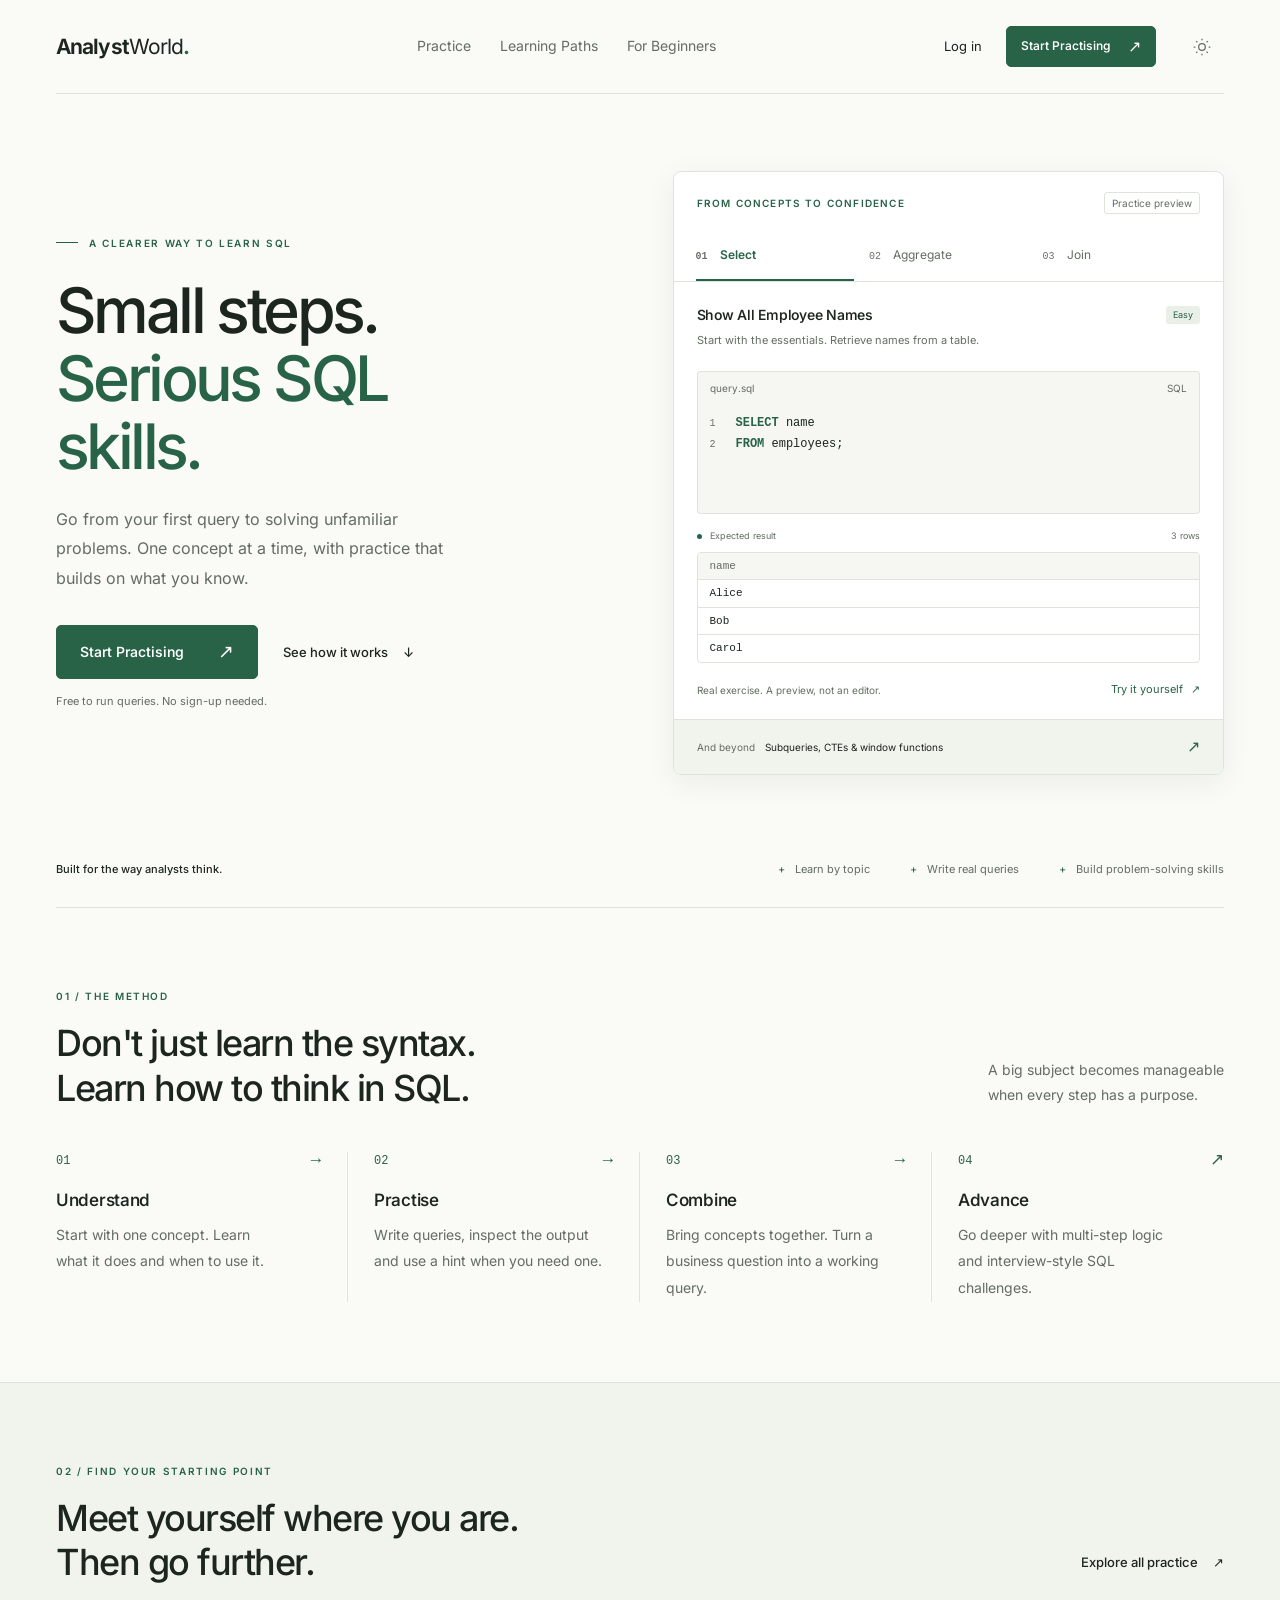
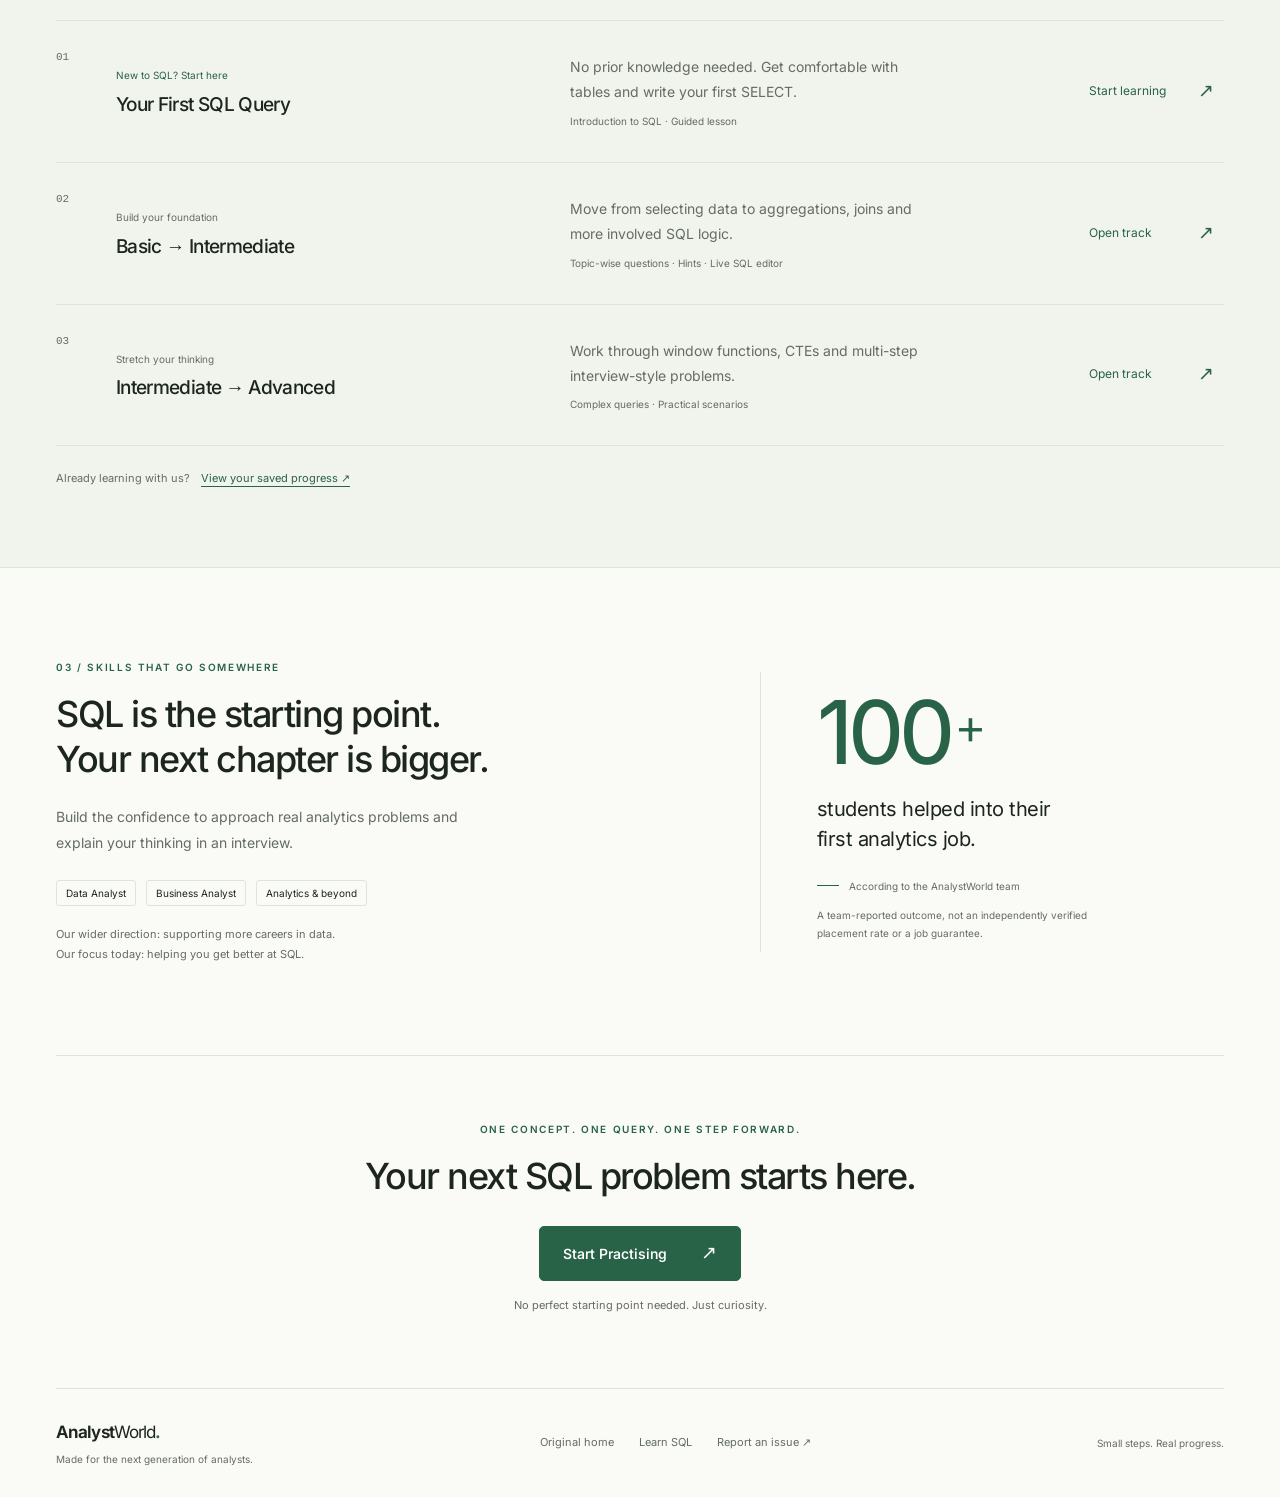
<file: new-page.html>
<!doctype html>
<html lang="en" class="aw-new">
<head>
  <meta charset="utf-8">
  <meta name="viewport" content="width=device-width, initial-scale=1">
  <title>AnalystWorld — Small steps. Serious SQL skills.</title>
  <meta name="description" content="Build real SQL problem-solving skills, one concept at a time. Explore beginner lessons, topic-wise practice and advanced interview-style challenges on AnalystWorld.">
  <meta name="theme-color" content="#fafaf7">
  <link rel="canonical" href="https://analystworld.in/new-page">
  <link rel="icon" href="/favicon.ico">
  <link rel="preload" href="/assets/new/inter-latin-variable.woff2" as="font" type="font/woff2" crossorigin>
  <!-- Runs before styles/paint. Isolated from the existing app's theme and session. -->
  <script src="/assets/new/theme.js"></script>
  <link rel="stylesheet" href="/assets/new/homepage.css">
  <script src="/assets/new/homepage.js" defer></script>
</head>
<body>
  <a class="aw-skip" href="#main">Skip to content</a>
  <header class="aw-header aw-container">
    <a class="aw-wordmark" href="/new-page" aria-label="AnalystWorld home">Analyst<span>World</span><span class="aw-brand-dot" aria-hidden="true">.</span></a>
    <nav class="aw-desktop-nav" aria-label="Main navigation">
      <a href="#practice">Practice</a>
      <a href="/learn">Learning Paths</a>
      <a href="#beginners">For Beginners</a>
    </nav>
    <div class="aw-header-actions">
      <a class="aw-login" href="/profile">Log in</a>
      <a class="aw-button aw-button-small aw-header-cta" href="/problems/26/show-all-employee-names">Start Practising <span aria-hidden="true">↗</span></a>
      <div class="aw-theme-control">
        <label for="aw-theme" class="aw-sr-only">Colour theme</label>
        <svg class="aw-theme-icon" aria-hidden="true" viewBox="0 0 24 24"><circle cx="12" cy="12" r="4"/><path d="M12 2v2m0 16v2M2 12h2m16 0h2M5 5l1.5 1.5m11 11L19 19M5 19l1.5-1.5m11-11L19 5"/></svg>
        <select id="aw-theme" aria-label="Colour theme">
          <option value="system">System</option><option value="light">Light</option><option value="dark">Dark</option>
        </select>
      </div>
      <button class="aw-menu-button" type="button" aria-expanded="false" aria-controls="aw-mobile-nav" aria-label="Open navigation"><span></span><span></span></button>
    </div>
    <nav id="aw-mobile-nav" class="aw-mobile-nav" aria-label="Mobile navigation" hidden>
      <a href="#practice">Practice <span aria-hidden="true">↗</span></a>
      <a href="/learn">Learning Paths <span aria-hidden="true">↗</span></a>
      <a href="#beginners">For Beginners <span aria-hidden="true">↗</span></a>
      <a href="/profile">Log in / View progress <span aria-hidden="true">↗</span></a>
    </nav>
  </header>

  <main id="main" tabindex="-1">
    <section class="aw-hero aw-container" aria-labelledby="aw-hero-title">
      <div class="aw-hero-copy">
        <p class="aw-eyebrow"><span class="aw-small-rule" aria-hidden="true"></span> A clearer way to learn SQL</p>
        <h1 id="aw-hero-title">Small steps.<br><span>Serious SQL<br class="aw-desktop-break"> skills.</span></h1>
        <p class="aw-hero-description">Go from your first query to solving unfamiliar problems. One concept at a time, with practice that builds on what you know.</p>
        <div class="aw-hero-actions">
          <a class="aw-button" href="/problems/26/show-all-employee-names">Start Practising <span aria-hidden="true">↗</span></a>
          <a class="aw-text-link" href="#method">See how it works <span aria-hidden="true">↓</span></a>
        </div>
        <p class="aw-cta-note">Free to run queries. No sign-up needed.</p>
      </div>

      <div class="aw-product" aria-label="SQL learning progression and exercise preview">
        <div class="aw-product-heading"><span class="aw-eyebrow">From concepts to confidence</span><span class="aw-preview-tag">Practice preview</span></div>
        <div class="aw-concepts" role="tablist" aria-label="Explore SQL practice examples">
          <button id="aw-tab-select" role="tab" aria-selected="true" aria-controls="aw-exercise" data-example="select" type="button"><span>01</span> Select</button>
          <button id="aw-tab-aggregate" role="tab" aria-selected="false" aria-controls="aw-exercise" data-example="aggregate" tabindex="-1" type="button"><span>02</span> Aggregate</button>
          <button id="aw-tab-join" role="tab" aria-selected="false" aria-controls="aw-exercise" data-example="join" tabindex="-1" type="button"><span>03</span> Join</button>
        </div>
        <div id="aw-exercise" class="aw-exercise" role="tabpanel" aria-labelledby="aw-tab-select" tabindex="0">
          <div class="aw-exercise-title"><h2 id="aw-example-title">Show All Employee Names</h2><span class="aw-difficulty" id="aw-difficulty">Easy</span></div>
          <p id="aw-example-description">Start with the essentials. Retrieve names from a table.</p>
          <div class="aw-code-heading"><span>query.sql</span><span>SQL</span></div>
          <pre class="aw-code"><code id="aw-example-code"><span class="aw-code-line"><span class="aw-syntax">SELECT</span> name</span><span class="aw-code-line"><span class="aw-syntax">FROM</span> employees;</span></code></pre>
          <div class="aw-result-heading"><span><span class="aw-result-dot" aria-hidden="true"></span> Expected result</span><span>3 rows</span></div>
          <div class="aw-table-wrap"><table class="aw-result-table" id="aw-result"><caption class="aw-sr-only">Expected output for Show All Employee Names</caption><thead><tr><th scope="col">name</th></tr></thead><tbody><tr><td>Alice</td></tr><tr><td>Bob</td></tr><tr><td>Carol</td></tr></tbody></table></div>
          <div class="aw-exercise-footer"><span>Real exercise. A preview, not an editor.</span><a id="aw-example-link" href="/problems/26/show-all-employee-names">Try it yourself <span aria-hidden="true">↗</span></a></div>
        </div>
        <a class="aw-product-next" href="/learn/window-functions"><span>And beyond</span> Subqueries, CTEs &amp; window functions <span aria-hidden="true">↗</span></a>
      </div>
      <div class="aw-hero-footnote"><span>Built for the way analysts think.</span><ul><li>Learn by topic</li><li>Write real queries</li><li>Build problem-solving skills</li></ul></div>
    </section>

    <section id="method" class="aw-method aw-container aw-section" aria-labelledby="aw-method-title">
      <div class="aw-section-heading"><div><p class="aw-eyebrow">01 / The method</p><h2 id="aw-method-title">Don't just learn the syntax.<br>Learn how to think in SQL.</h2></div><p>A big subject becomes manageable<br class="aw-desktop-break"> when every step has a purpose.</p></div>
      <ol class="aw-method-steps">
        <li><div class="aw-step-top"><span>01</span><span aria-hidden="true">→</span></div><h3>Understand</h3><p>Start with one concept. Learn what it does and when to use it.</p></li>
        <li><div class="aw-step-top"><span>02</span><span aria-hidden="true">→</span></div><h3>Practise</h3><p>Write queries, inspect the output and use a hint when you need one.</p></li>
        <li><div class="aw-step-top"><span>03</span><span aria-hidden="true">→</span></div><h3>Combine</h3><p>Bring concepts together. Turn a business question into a working query.</p></li>
        <li><div class="aw-step-top"><span>04</span><span aria-hidden="true">↗</span></div><h3>Advance</h3><p>Go deeper with multi-step logic and interview-style SQL challenges.</p></li>
      </ol>
    </section>

    <section id="practice" class="aw-practice aw-section" aria-labelledby="aw-practice-title">
      <div class="aw-container">
        <div class="aw-section-heading"><div><p class="aw-eyebrow">02 / Find your starting point</p><h2 id="aw-practice-title">Meet yourself where you are.<br>Then go further.</h2></div><a class="aw-text-link" href="/home#questions-section">Explore all practice <span aria-hidden="true">↗</span></a></div>
        <div class="aw-track-list">
          <a id="beginners" class="aw-track aw-track-beginner" href="/learn/introduction-to-sql/your-first-sql-query"><span class="aw-track-number">01</span><div class="aw-track-title"><span class="aw-track-level">New to SQL? Start here</span><h3>Your First SQL Query</h3></div><div class="aw-track-description"><p>No prior knowledge needed. Get comfortable with tables and write your first SELECT.</p><span>Introduction to SQL · Guided lesson</span></div><span class="aw-track-action">Start learning <span aria-hidden="true">↗</span></span></a>
          <a class="aw-track" href="/problems/01/top-spending-departments"><span class="aw-track-number">02</span><div class="aw-track-title"><span class="aw-track-level">Build your foundation</span><h3>Basic → Intermediate</h3></div><div class="aw-track-description"><p>Move from selecting data to aggregations, joins and more involved SQL logic.</p><span>Topic-wise questions · Hints · Live SQL editor</span></div><span class="aw-track-action">Open track <span aria-hidden="true">↗</span></span></a>
          <a class="aw-track" href="/problems/01/first-and-last-page-of-each-session?track=advanced"><span class="aw-track-number">03</span><div class="aw-track-title"><span class="aw-track-level">Stretch your thinking</span><h3>Intermediate → Advanced</h3></div><div class="aw-track-description"><p>Work through window functions, CTEs and multi-step interview-style problems.</p><span>Complex queries · Practical scenarios</span></div><span class="aw-track-action">Open track <span aria-hidden="true">↗</span></span></a>
        </div>
        <p class="aw-returning">Already learning with us? <a href="/profile">View your saved progress <span aria-hidden="true">↗</span></a></p>
      </div>
    </section>

    <section class="aw-outcomes aw-section aw-container" aria-labelledby="aw-outcomes-title">
      <div class="aw-outcomes-copy"><p class="aw-eyebrow">03 / Skills that go somewhere</p><h2 id="aw-outcomes-title">SQL is the starting point.<br>Your next chapter is bigger.</h2><p>Build the confidence to approach real analytics problems and explain your thinking in an interview.</p><div class="aw-career-labels" aria-label="Career contexts"><span>Data Analyst</span><span>Business Analyst</span><span>Analytics &amp; beyond</span></div><p class="aw-vision-note">Our wider direction: supporting more careers in data.<br>Our focus today: helping you get better at SQL.</p></div>
      <aside class="aw-proof" aria-label="Team-reported learner outcome"><p class="aw-proof-number">100<span>+</span></p><p class="aw-proof-description">students helped into their<br>first analytics job.</p><div class="aw-proof-source"><span class="aw-small-rule" aria-hidden="true"></span> According to the AnalystWorld team</div><p class="aw-proof-note">A team-reported outcome, not an independently verified placement rate or a job guarantee.</p></aside>
    </section>

    <section class="aw-final aw-container" aria-labelledby="aw-final-title"><p class="aw-eyebrow">One concept. One query. One step forward.</p><h2 id="aw-final-title">Your next SQL problem starts here.</h2><a class="aw-button" href="/problems/26/show-all-employee-names">Start Practising <span aria-hidden="true">↗</span></a><p>No perfect starting point needed. Just curiosity.</p></section>
  </main>
  <footer class="aw-footer aw-container"><div><a class="aw-wordmark" href="/new-page">Analyst<span>World</span><span class="aw-brand-dot" aria-hidden="true">.</span></a><p>Made for the next generation of analysts.</p></div><nav aria-label="Footer navigation"><a href="/home">Original home</a><a href="/learn">Learn SQL</a><a href="https://forms.gle/BvbbF6rNCuFsT15J8" target="_blank" rel="noopener noreferrer">Report an issue <span class="aw-sr-only">(opens in a new tab)</span><span aria-hidden="true">↗</span></a></nav><span class="aw-footer-note">Small steps. Real progress.</span></footer>
</body>
</html>
</file>
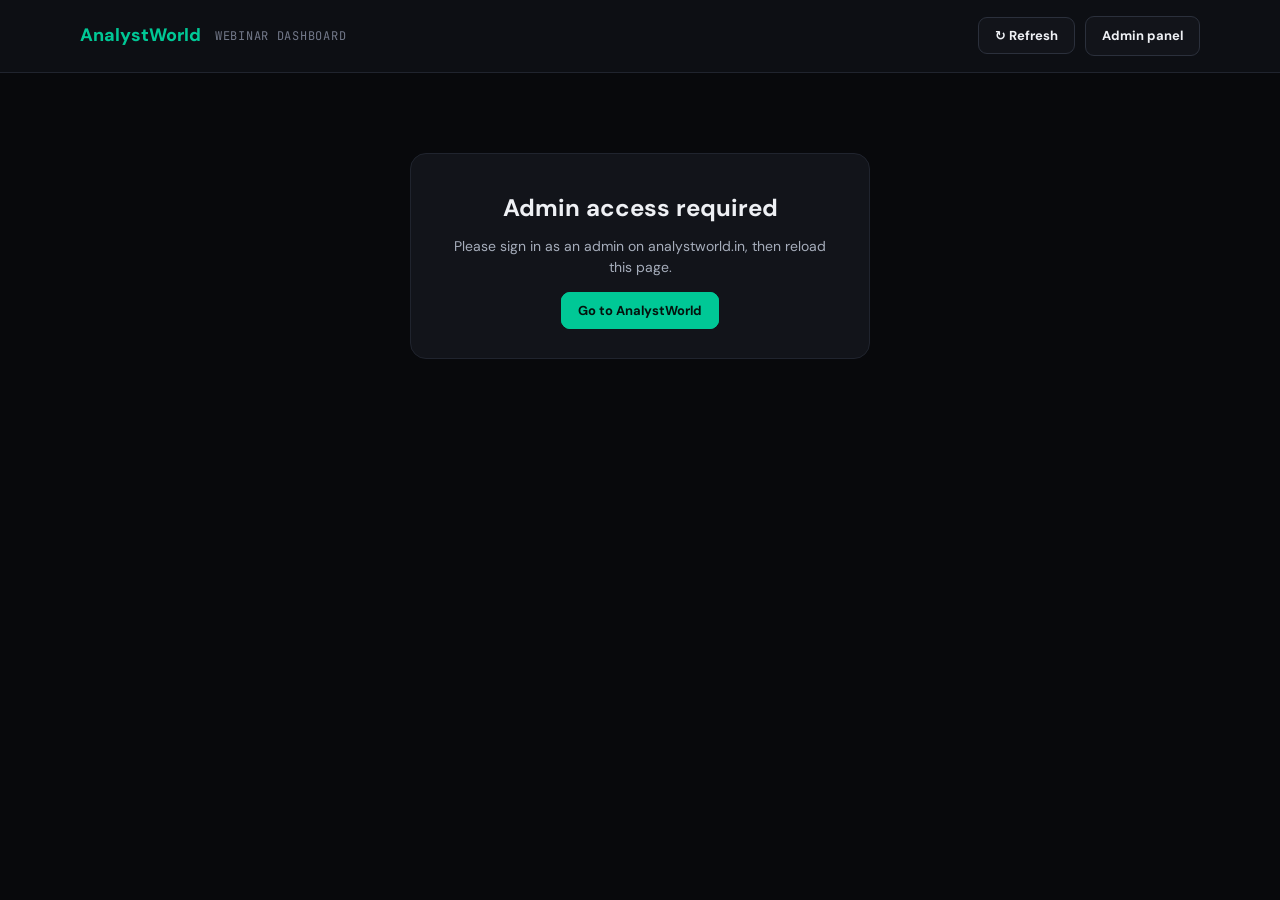
<file: webinar-dashboard.html>
<!DOCTYPE html>
<html lang="en">
<head>
<meta charset="UTF-8"/>
<meta name="viewport" content="width=device-width, initial-scale=1.0"/>
<meta name="robots" content="noindex,nofollow"/>
<title>Webinar Dashboard · AnalystWorld</title>
<link rel="icon" href="/favicon.ico"/>
<link rel="preconnect" href="https://fonts.googleapis.com"/>
<link rel="preconnect" href="https://fonts.gstatic.com" crossorigin/>
<link href="https://fonts.googleapis.com/css2?family=DM+Sans:wght@400;500;700;800&family=JetBrains+Mono:wght@400;600&display=swap" rel="stylesheet"/>
<style>
  :root{
    --bg:#08090c; --bg2:#0d0f14; --surface:#12141a; --surface2:#171a22;
    --border:#20242e; --border2:#2b303c; --text:#eef0f4; --muted:#a6adbb; --hint:#727889;
    --accent:#00c896; --accent2:#12e0a8; --accent-dim:rgba(0,200,150,.10);
    --violet:#8b7bff; --amber:#ffb020; --red:#ff6b6b;
    --mono:'JetBrains Mono',ui-monospace,monospace; --sans:'DM Sans',system-ui,sans-serif;
  }
  *,*::before,*::after{box-sizing:border-box;margin:0;padding:0}
  body{background:var(--bg);color:var(--text);font-family:var(--sans);line-height:1.5;-webkit-font-smoothing:antialiased}
  .wrap{max-width:1160px;margin:0 auto;padding:0 20px}
  a{color:var(--accent);text-decoration:none}

  .top{border-bottom:1px solid var(--border);background:var(--bg2)}
  .top-in{max-width:1160px;margin:0 auto;padding:16px 20px;display:flex;align-items:center;gap:14px;flex-wrap:wrap}
  .logo{font-weight:800;font-size:18px}.logo span{color:var(--accent)}
  .top-title{font-family:var(--mono);font-size:12px;color:var(--hint);letter-spacing:.06em;text-transform:uppercase}
  .top-actions{margin-left:auto;display:flex;gap:10px;align-items:center}
  .btn{font-family:var(--sans);font-weight:700;font-size:13px;border:1px solid var(--border2);background:var(--surface);color:var(--text);
    border-radius:9px;padding:9px 16px;cursor:pointer;transition:.15s}
  .btn:hover{border-color:var(--accent);color:var(--accent)}
  .btn-primary{background:var(--accent);color:#04120d;border-color:var(--accent)}
  .btn-primary:hover{filter:brightness(1.07);color:#04120d}

  .gate{max-width:460px;margin:80px auto;text-align:center;padding:36px;background:var(--surface);border:1px solid var(--border);border-radius:16px}
  .gate h2{margin-bottom:10px}.gate p{color:var(--muted);font-size:14px;margin-bottom:20px}

  .head{padding:28px 0 6px}
  .head h1{font-size:26px;font-weight:800;letter-spacing:-.02em}
  .head .sub{color:var(--muted);font-size:14px;margin-top:4px;font-family:var(--mono)}

  .kpis{display:grid;grid-template-columns:repeat(4,1fr);gap:14px;margin:22px 0}
  .kpi{background:var(--surface);border:1px solid var(--border);border-radius:14px;padding:20px}
  .kpi .k-val{font-size:32px;font-weight:800;letter-spacing:-.02em;color:var(--accent)}
  .kpi .k-lbl{color:var(--muted);font-size:12.5px;margin-top:4px}
  .kpi .k-sub{color:var(--hint);font-size:11.5px;margin-top:6px;font-family:var(--mono)}

  .grid2{display:grid;grid-template-columns:1fr 1fr;gap:16px;margin-bottom:16px}
  .panel{background:var(--surface);border:1px solid var(--border);border-radius:14px;padding:20px}
  .panel h3{font-size:14px;font-weight:700;margin-bottom:4px}
  .panel .p-sub{color:var(--hint);font-size:12px;margin-bottom:16px;font-family:var(--mono)}

  /* funnel */
  .funnel{display:flex;flex-direction:column;gap:10px}
  .fn-row{display:flex;align-items:center;gap:12px}
  .fn-label{width:150px;font-size:13px;color:var(--muted);flex:0 0 150px}
  .fn-bar-wrap{flex:1;background:var(--bg);border-radius:8px;overflow:hidden;height:34px;position:relative;border:1px solid var(--border)}
  .fn-bar{height:100%;background:linear-gradient(90deg,var(--accent),var(--accent2));display:flex;align-items:center;padding-left:12px;
    font-weight:700;font-size:13px;color:#04120d;min-width:38px;transition:width .5s}
  .fn-pct{width:66px;text-align:right;font-family:var(--mono);font-size:13px;color:var(--accent);flex:0 0 66px}

  /* generic bars */
  .bars{display:flex;flex-direction:column;gap:9px}
  .bar-row{display:flex;align-items:center;gap:10px}
  .bar-label{width:210px;flex:0 0 210px;font-size:12.5px;color:var(--muted);white-space:nowrap;overflow:hidden;text-overflow:ellipsis;font-family:var(--mono)}
  .bar-track{flex:1;background:var(--bg);border-radius:6px;height:22px;overflow:hidden;border:1px solid var(--border)}
  .bar-fill{height:100%;background:var(--violet);opacity:.85;border-radius:6px}
  .bar-val{width:52px;text-align:right;font-family:var(--mono);font-size:12.5px;color:var(--text);flex:0 0 52px}

  /* day chart */
  .daychart{display:flex;align-items:flex-end;gap:6px;height:150px;padding-top:10px}
  .day-col{flex:1;display:flex;flex-direction:column;align-items:center;gap:6px;min-width:0}
  .day-bar{width:100%;max-width:38px;background:linear-gradient(180deg,var(--accent2),var(--accent));border-radius:5px 5px 0 0;min-height:2px}
  .day-x{font-size:9.5px;color:var(--hint);font-family:var(--mono);white-space:nowrap;transform:rotate(-40deg);transform-origin:center;margin-top:6px}
  .day-n{font-size:11px;font-family:var(--mono);color:var(--text)}

  /* provider pills */
  .pills{display:flex;gap:10px;flex-wrap:wrap}
  .pill{background:var(--bg);border:1px solid var(--border2);border-radius:999px;padding:8px 16px;font-size:13px}
  .pill b{color:var(--accent)}

  /* table */
  .tbl-wrap{overflow-x:auto;margin-top:4px}
  table{width:100%;border-collapse:collapse;font-size:13px}
  th{text-align:left;color:var(--hint);font-weight:600;font-size:11px;text-transform:uppercase;letter-spacing:.05em;padding:10px 12px;border-bottom:1px solid var(--border)}
  td{padding:11px 12px;border-bottom:1px solid var(--border);color:var(--text)}
  tr:hover td{background:var(--surface2)}
  .prov-tag{font-family:var(--mono);font-size:11px;padding:2px 8px;border-radius:6px;background:var(--accent-dim);color:var(--accent);border:1px solid rgba(0,200,150,.3)}
  .empty{color:var(--hint);text-align:center;padding:30px;font-size:14px}
  .muted{color:var(--muted)}
  @media(max-width:820px){ .kpis{grid-template-columns:repeat(2,1fr)} .grid2{grid-template-columns:1fr} .bar-label{width:130px;flex-basis:130px} .fn-label{width:110px;flex-basis:110px} }
</style>
</head>
<body>

<div class="top"><div class="top-in">
  <a class="logo" href="/">Analyst<span>World</span></a>
  <span class="top-title">Webinar Dashboard</span>
  <div class="top-actions">
    <button class="btn" onclick="loadDash()" id="refreshBtn">↻ Refresh</button>
    <a class="btn" href="/admin-panel.html">Admin panel</a>
  </div>
</div></div>

<div id="gate" class="gate" style="display:none">
  <h2>Admin access required</h2>
  <p id="gateMsg">Please sign in as an admin on analystworld.in, then reload this page.</p>
  <a class="btn btn-primary" href="/">Go to AnalystWorld</a>
</div>

<div id="dash" class="wrap" style="display:none">
  <div class="head">
    <h1>Build Your First End-to-End GenAI Project</h1>
    <div class="sub" id="headSub">Live · 27 September 2026 · 7:00 PM IST</div>
  </div>

  <div class="kpis" id="kpis"></div>

  <div class="grid2">
    <div class="panel">
      <h3>Registration funnel</h3><div class="p-sub">visitor → intent → registered</div>
      <div class="funnel" id="funnel"></div>
    </div>
    <div class="panel">
      <h3>Registration source</h3><div class="p-sub">how people signed up</div>
      <div class="pills" id="providers"></div>
      <h3 style="margin-top:22px">Registrations per day</h3><div class="p-sub">new sign-ups</div>
      <div class="daychart" id="regDayChart"></div>
    </div>
  </div>

  <div class="panel" style="margin-bottom:16px">
    <h3>Activity breakdown</h3><div class="p-sub">every tracked event on the page</div>
    <div class="bars" id="eventBars"></div>
  </div>

  <div class="panel">
    <div style="display:flex;align-items:center;gap:12px;margin-bottom:14px">
      <h3 style="margin:0">Registrations</h3>
      <span class="muted" id="regCount" style="font-size:12px"></span>
      <button class="btn" style="margin-left:auto" onclick="exportCSV()">⬇ Export CSV</button>
    </div>
    <div class="tbl-wrap">
      <table><thead><tr><th>#</th><th>Name</th><th>Email</th><th>Source</th><th>Registered</th></tr></thead>
      <tbody id="regBody"></tbody></table>
    </div>
  </div>

  <div style="height:50px"></div>
</div>

<script>
(function(){
  'use strict';
  var SUPABASE_URL='https://wyxutuqckkdkraawyxff.supabase.co';
  var SUPABASE_ANON='eyJhbGciOiJIUzI1NiIsInR5cCI6IkpXVCJ9.eyJpc3MiOiJzdXBhYmFzZSIsInJlZiI6Ind5eHV0dXFja2tka3JhYXd5eGZmIiwicm9sZSI6ImFub24iLCJpYXQiOjE3NzgxMzQ3NzksImV4cCI6MjA5MzcxMDc3OX0.ale0hHkE36PPQwKiqo5ViS3bi28krpU8gHXiWCKyLAU';
  var WEBINAR_ID='genai-project-building-2026-09-27';
  var EVENT_LABELS={
    webinar_page_view:'Page views',
    webinar_registration_started:'Registration opened',
    webinar_google_signup_clicked:'Google sign-up clicked',
    webinar_email_signup_started:'Email sign-up submitted',
    webinar_registration_completed:'Registrations completed',
    webinar_hero_cta_click:'Hero CTA clicks',
    webinar_learning_cta_click:'Learning CTA clicks',
    webinar_final_cta_click:'Final CTA clicks',
    webinar_calendar_click:'Add-to-calendar clicks',
    webinar_cta_click:'Announcement bar clicks'
  };
  var _data=null;
  function $(id){return document.getElementById(id);}
  function esc(s){return String(s==null?'':s).replace(/[&<>"]/g,function(c){return{'&':'&amp;','<':'&lt;','>':'&gt;','"':'&quot;'}[c];});}
  function token(){ try{ var s=JSON.parse(localStorage.getItem('msql_sess')||'null'); return s&&s.access_token; }catch(e){ return null; } }

  async function loadDash(){
    var t=token();
    if(!t){ showGate('Please sign in as an admin on analystworld.in, then reload this page.'); return; }
    var btn=$('refreshBtn'); if(btn){btn.disabled=true;btn.textContent='Loading…';}
    try{
      var res=await fetch(SUPABASE_URL+'/rest/v1/rpc/webinar_dashboard',{
        method:'POST',headers:{'Content-Type':'application/json','apikey':SUPABASE_ANON,'Authorization':'Bearer '+t},
        body:JSON.stringify({p_webinar_id:WEBINAR_ID})});
      var d=await res.json();
      if(!res.ok || d===null || d===undefined){ showGate('This account is not an admin, or the session expired. Sign in as an admin on analystworld.in and reload.'); return; }
      _data=d; render(d);
      $('gate').style.display='none'; $('dash').style.display='block';
    }catch(e){ showGate('Could not load dashboard. Check your connection and reload.'); }
    finally{ if(btn){btn.disabled=false;btn.textContent='↻ Refresh';} }
  }
  window.loadDash=loadDash;
  function showGate(msg){ $('gateMsg').textContent=msg; $('gate').style.display='block'; $('dash').style.display='none'; }

  function render(d){
    var visitors=d.unique_visitors||0, started=d.sessions_started||0, regs=d.total_regs||0;
    var conv=visitors? Math.round(regs/visitors*1000)/10 : 0;
    var msLeft=Date.UTC(2026,8,27,13,30,0)-Date.now();
    var days=msLeft>0?Math.ceil(msLeft/864e5):0;

    $('kpis').innerHTML=[
      kpi(regs, 'Total registrations', '+'+(d.regs_24h||0)+' in last 24h'),
      kpi(visitors, 'Unique visitors', (d.total_events||0)+' events tracked'),
      kpi(conv+'%', 'Visitor → registration', started+' opened the form'),
      kpi(days>0?days:'LIVE', days>0?'Days to webinar':'Happening now', '27 Sep · 7:00 PM IST')
    ].join('');

    // funnel
    var steps=[['Visitors',visitors],['Opened form',started],['Registered',regs]];
    var max=Math.max(visitors,1);
    $('funnel').innerHTML=steps.map(function(s){
      var pct=Math.round(s[1]/max*100);
      var ofV=visitors?Math.round(s[1]/visitors*100):0;
      return '<div class="fn-row"><div class="fn-label">'+s[0]+'</div>'+
        '<div class="fn-bar-wrap"><div class="fn-bar" style="width:'+Math.max(pct,3)+'%">'+s[1]+'</div></div>'+
        '<div class="fn-pct">'+ofV+'%</div></div>';
    }).join('');

    // providers
    var prov=d.by_provider||{}; var keys=Object.keys(prov);
    $('providers').innerHTML= keys.length? keys.map(function(k){return '<div class="pill">'+esc(provLabel(k))+' · <b>'+prov[k]+'</b></div>';}).join('') : '<span class="muted">No registrations yet.</span>';

    // registrations per day
    var rbd=d.regs_by_day||[];
    renderDayChart('regDayChart', rbd.map(function(x){return {day:x.day,val:x.count};}));

    // events breakdown
    var ev=d.events_by_name||{};
    var order=Object.keys(EVENT_LABELS).filter(function(k){return ev[k]!=null;});
    Object.keys(ev).forEach(function(k){ if(order.indexOf(k)<0) order.push(k); });
    var evMax=Math.max.apply(null,[1].concat(order.map(function(k){return ev[k]||0;})));
    $('eventBars').innerHTML= order.length? order.map(function(k){
      var v=ev[k]||0;
      return '<div class="bar-row"><div class="bar-label" title="'+esc(k)+'">'+esc(EVENT_LABELS[k]||k)+'</div>'+
        '<div class="bar-track"><div class="bar-fill" style="width:'+Math.round(v/evMax*100)+'%"></div></div>'+
        '<div class="bar-val">'+v+'</div></div>';
    }).join('') : '<div class="empty">No activity recorded yet.</div>';

    // registrations table
    var recent=d.recent||[];
    $('regCount').textContent= recent.length? ('showing '+recent.length+(regs>recent.length?(' of '+regs):'')) : '';
    $('regBody').innerHTML= recent.length? recent.map(function(r,i){
      return '<tr><td class="muted">'+(i+1)+'</td><td>'+esc(r.name||'—')+'</td><td>'+esc(r.email||'')+'</td>'+
        '<td><span class="prov-tag">'+esc(provLabel(r.provider))+'</span></td><td class="muted">'+esc(r.at||'')+'</td></tr>';
    }).join('') : '<tr><td colspan="5" class="empty">No registrations yet.</td></tr>';
  }
  function kpi(v,l,s){ return '<div class="kpi"><div class="k-val">'+esc(v)+'</div><div class="k-lbl">'+esc(l)+'</div><div class="k-sub">'+esc(s)+'</div></div>'; }
  function provLabel(p){ return ({email:'Email',google:'Google',account:'Logged-in'})[p]||p||'unknown'; }

  function renderDayChart(id, rows){
    var el=$(id);
    if(!rows.length){ el.innerHTML='<div class="empty" style="width:100%">No data yet.</div>'; return; }
    var max=Math.max.apply(null,[1].concat(rows.map(function(r){return r.val;})));
    el.innerHTML=rows.map(function(r){
      var h=Math.round(r.val/max*110);
      var label=r.day.slice(5); // MM-DD
      return '<div class="day-col"><div class="day-n">'+r.val+'</div><div class="day-bar" style="height:'+Math.max(h,2)+'px"></div><div class="day-x">'+label+'</div></div>';
    }).join('');
  }

  window.exportCSV=function(){
    if(!_data||!_data.recent||!_data.recent.length){ alert('No registrations to export yet.'); return; }
    var rows=[['name','email','provider','registered_at']].concat(_data.recent.map(function(r){
      return [r.name||'', r.email||'', r.provider||'', r.at||''];
    }));
    var csv=rows.map(function(row){return row.map(function(c){var s=String(c).replace(/"/g,'""');return /[",\n]/.test(s)?'"'+s+'"':s;}).join(',');}).join('\n');
    var blob=new Blob([csv],{type:'text/csv;charset=utf-8'});
    var a=document.createElement('a'); a.href=URL.createObjectURL(blob);
    a.download='webinar-registrations-'+new Date().toISOString().slice(0,10)+'.csv';
    document.body.appendChild(a); a.click(); document.body.removeChild(a);
    setTimeout(function(){URL.revokeObjectURL(a.href);},1000);
  };

  document.addEventListener('DOMContentLoaded', loadDash);
})();
</script>
</body>
</html>
</file>
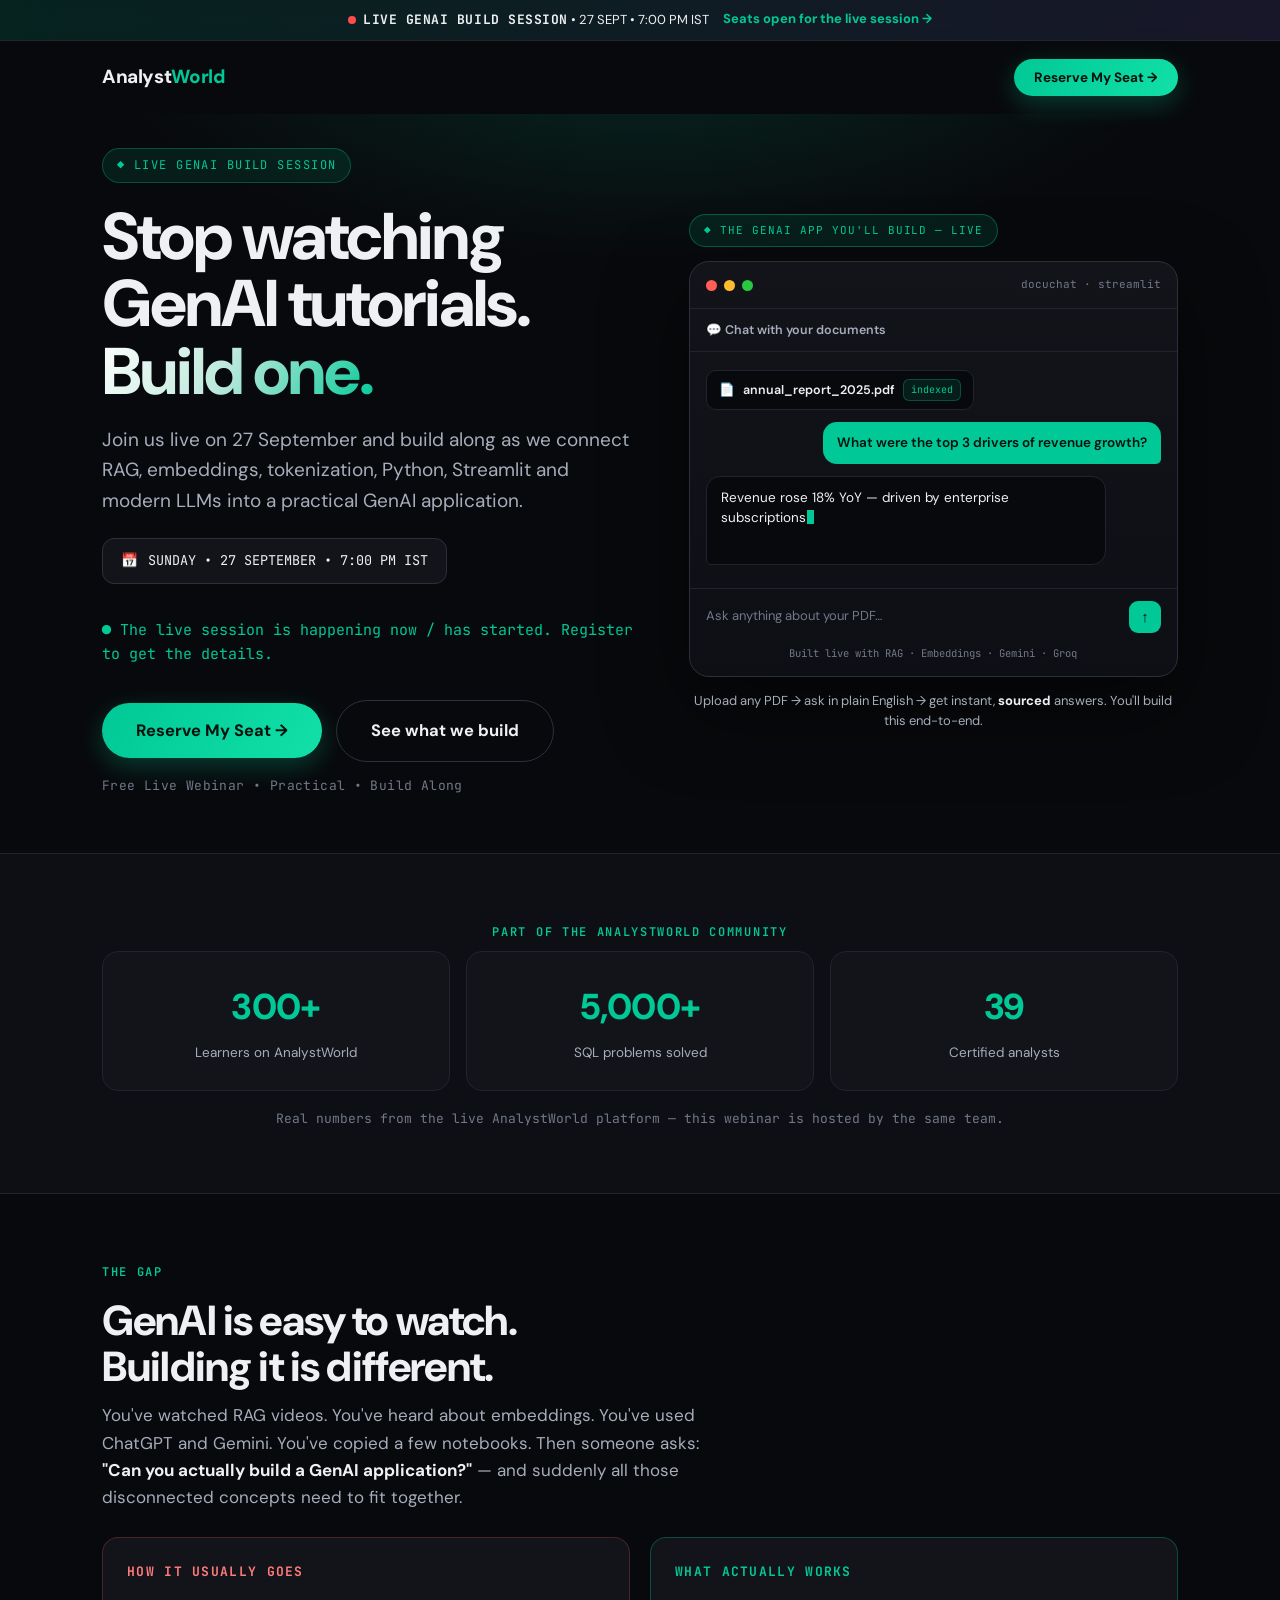
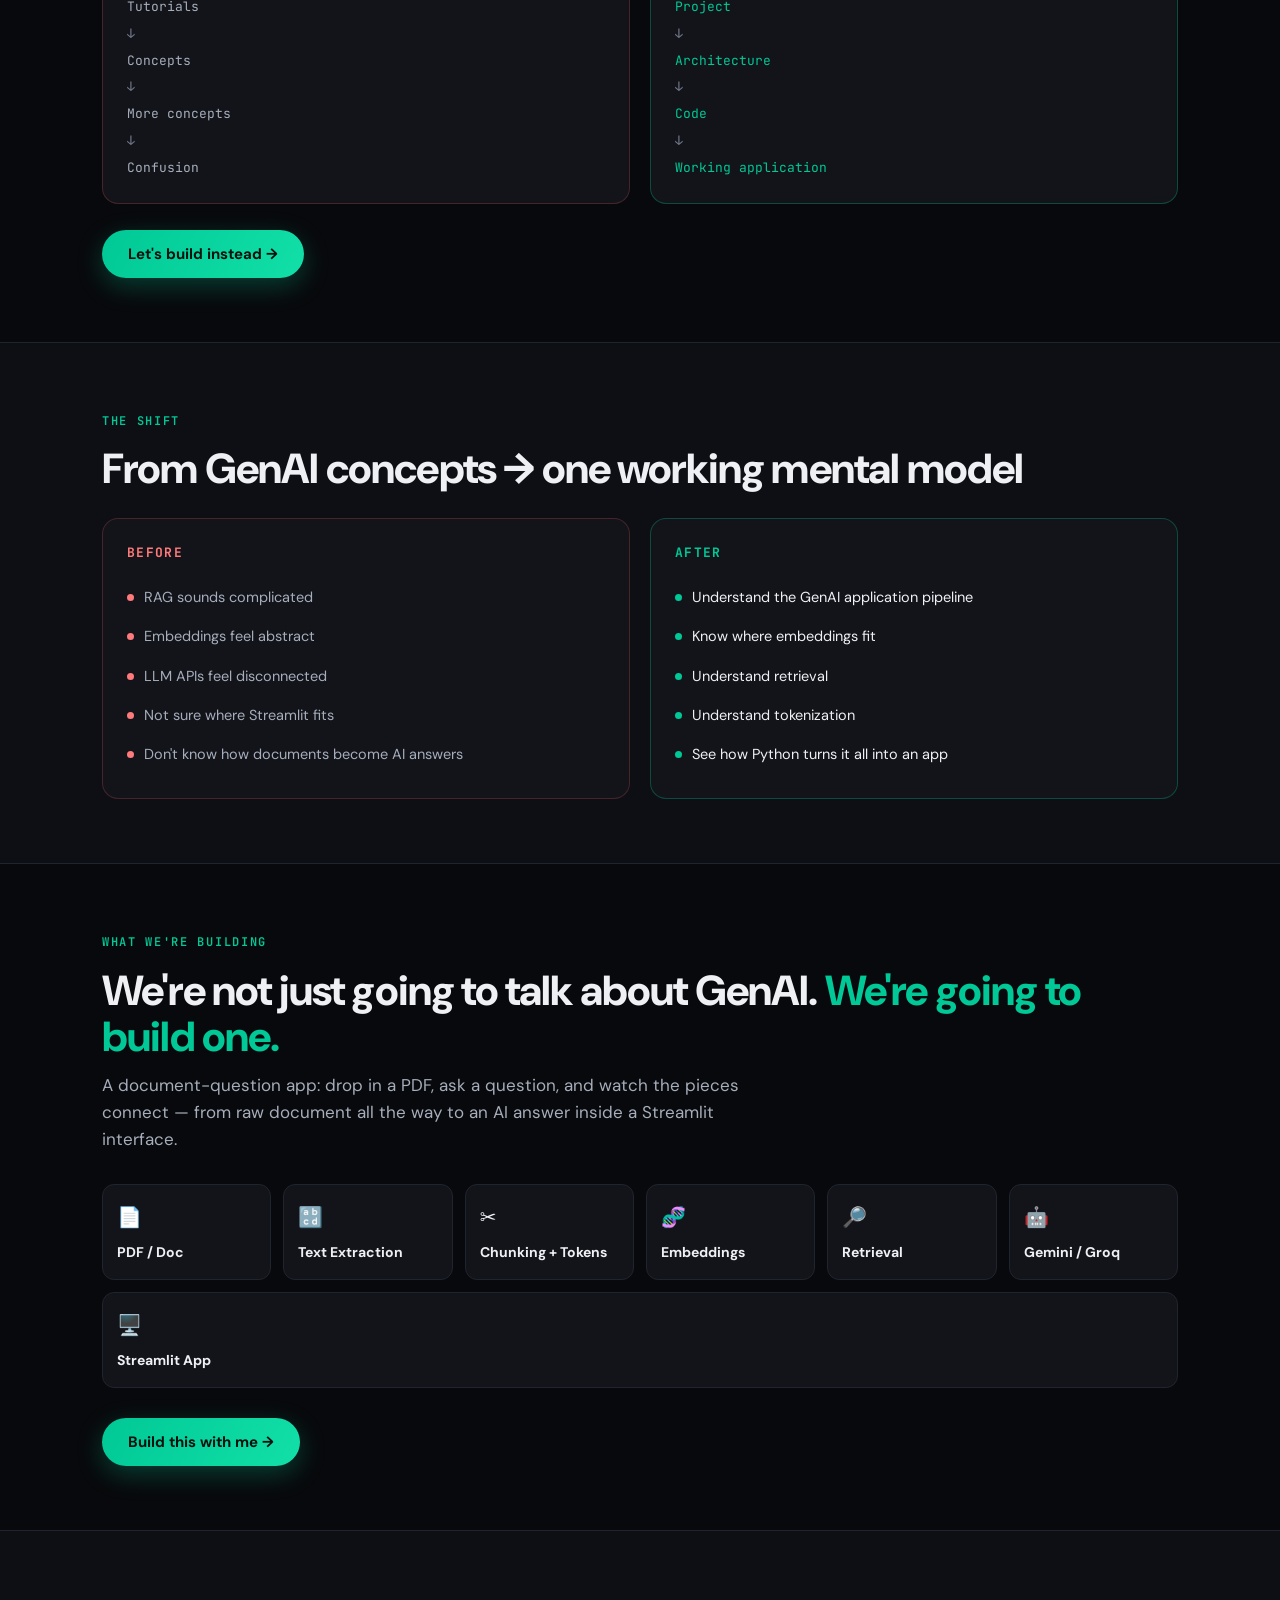
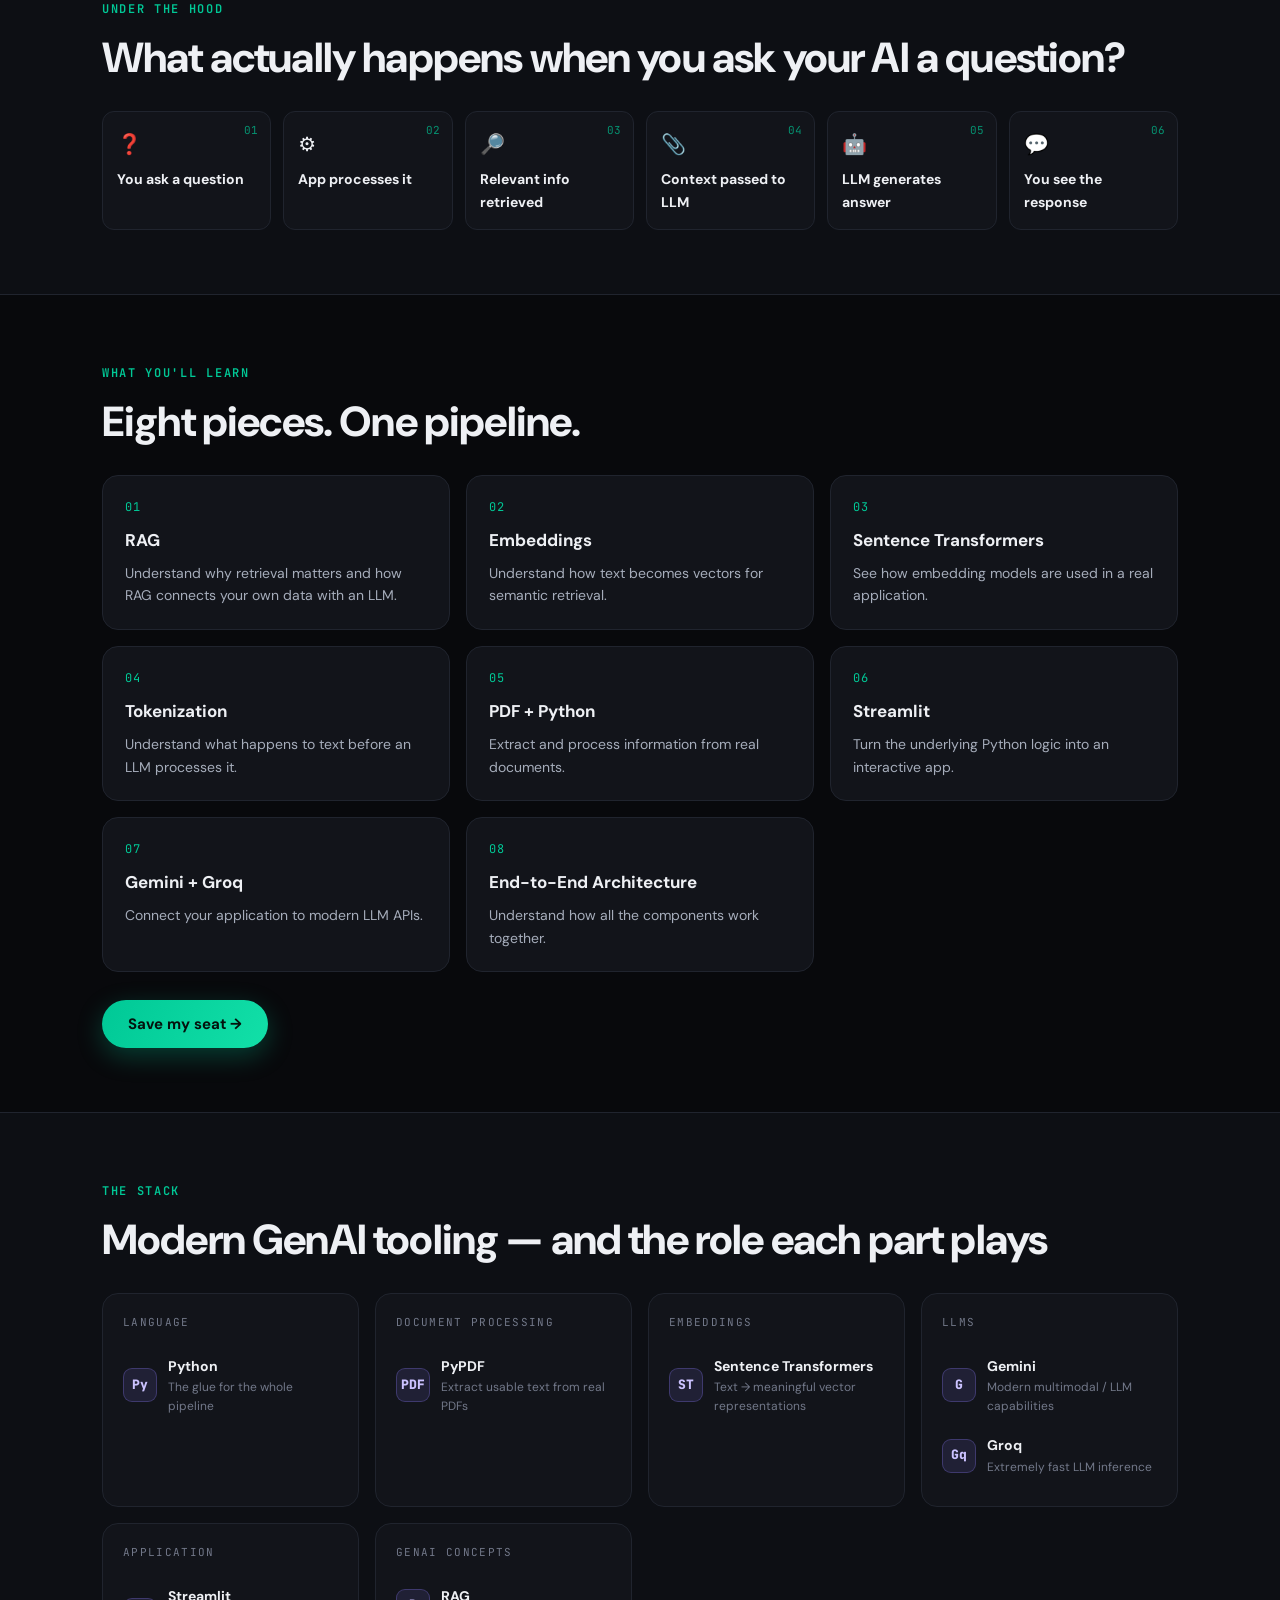
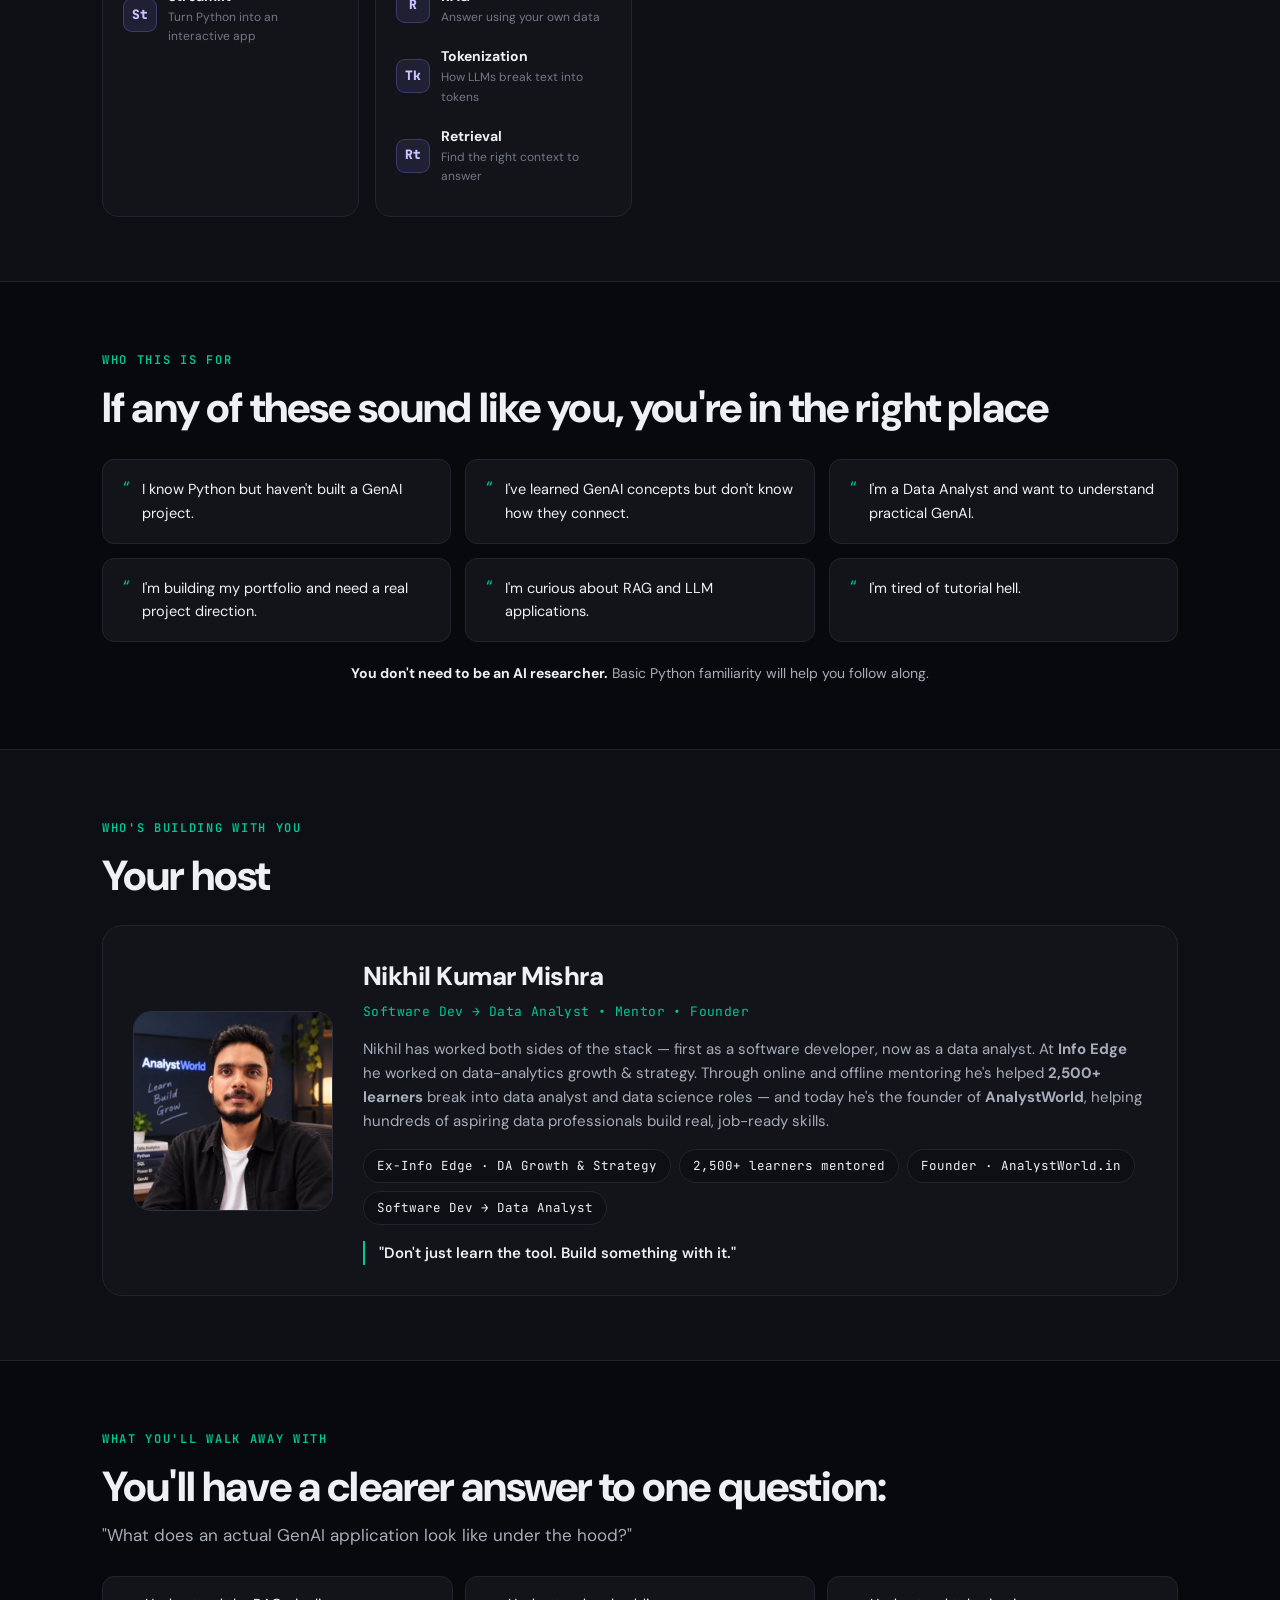
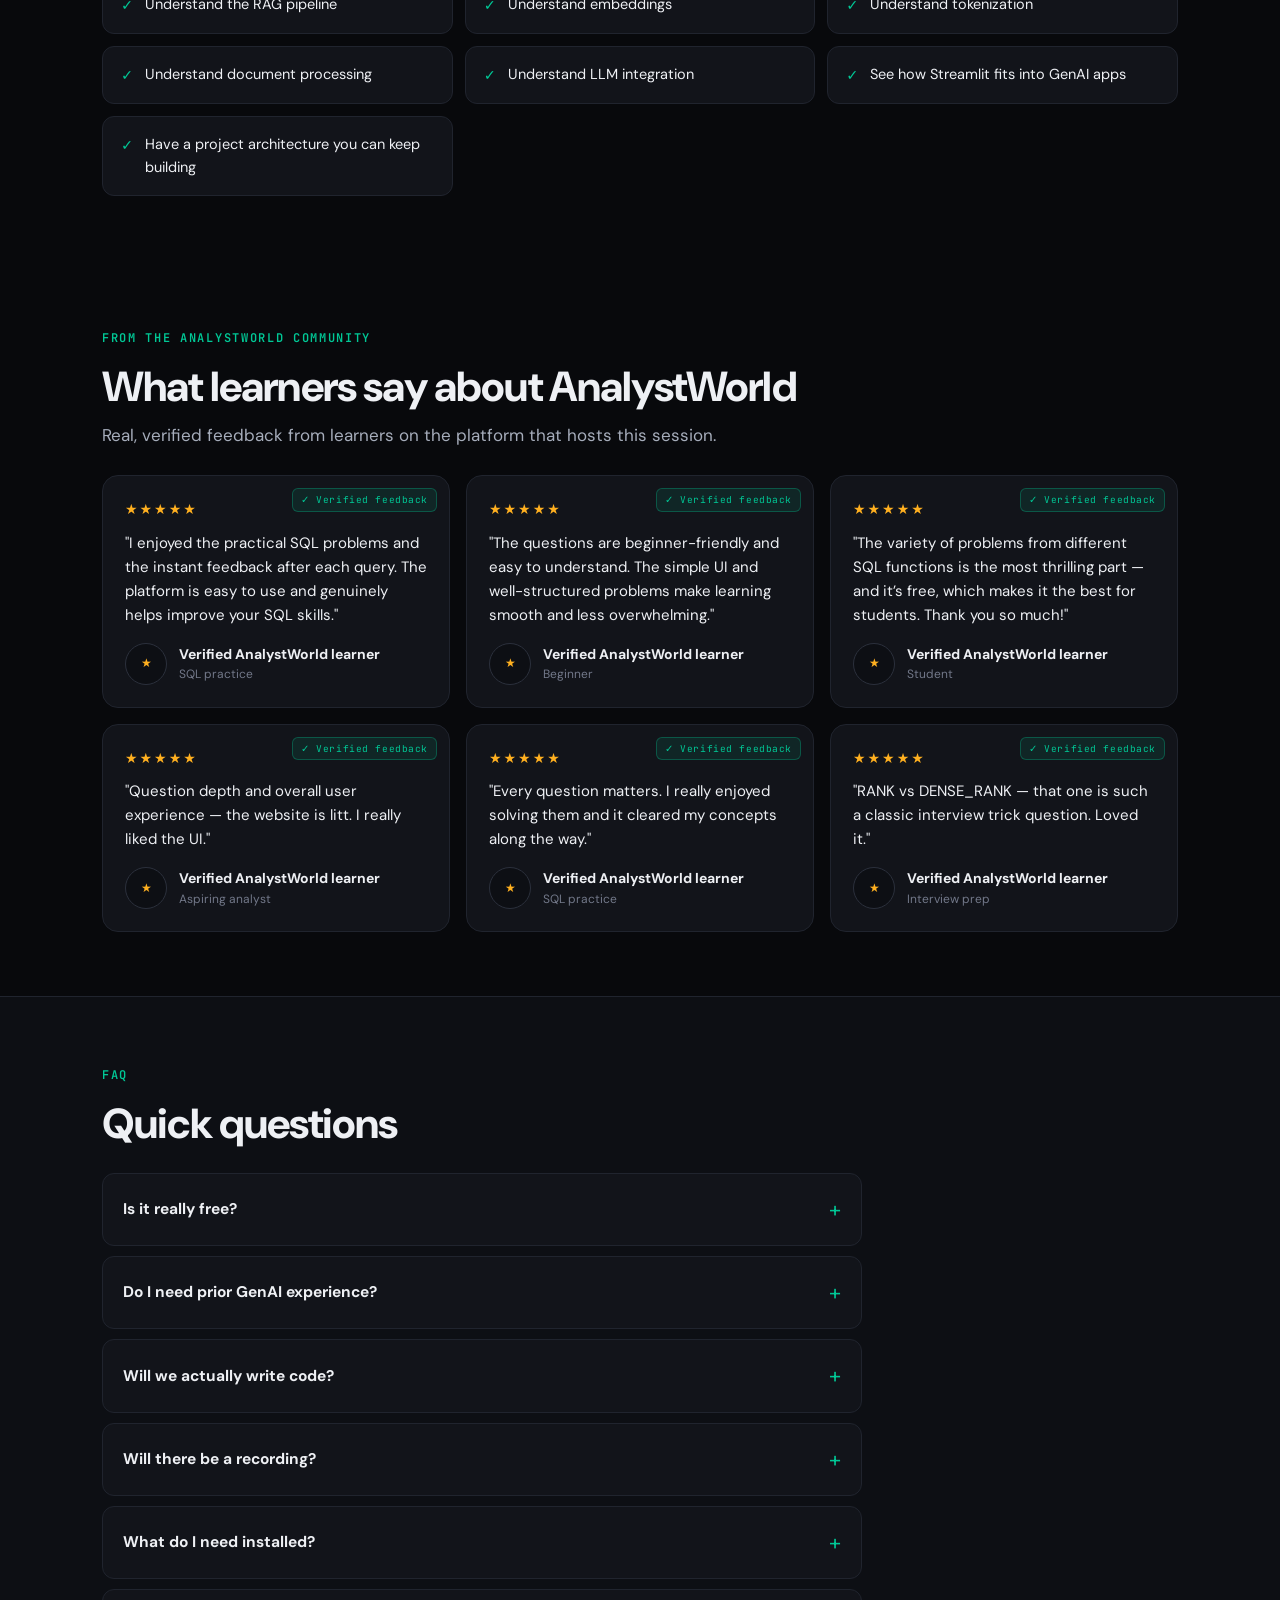
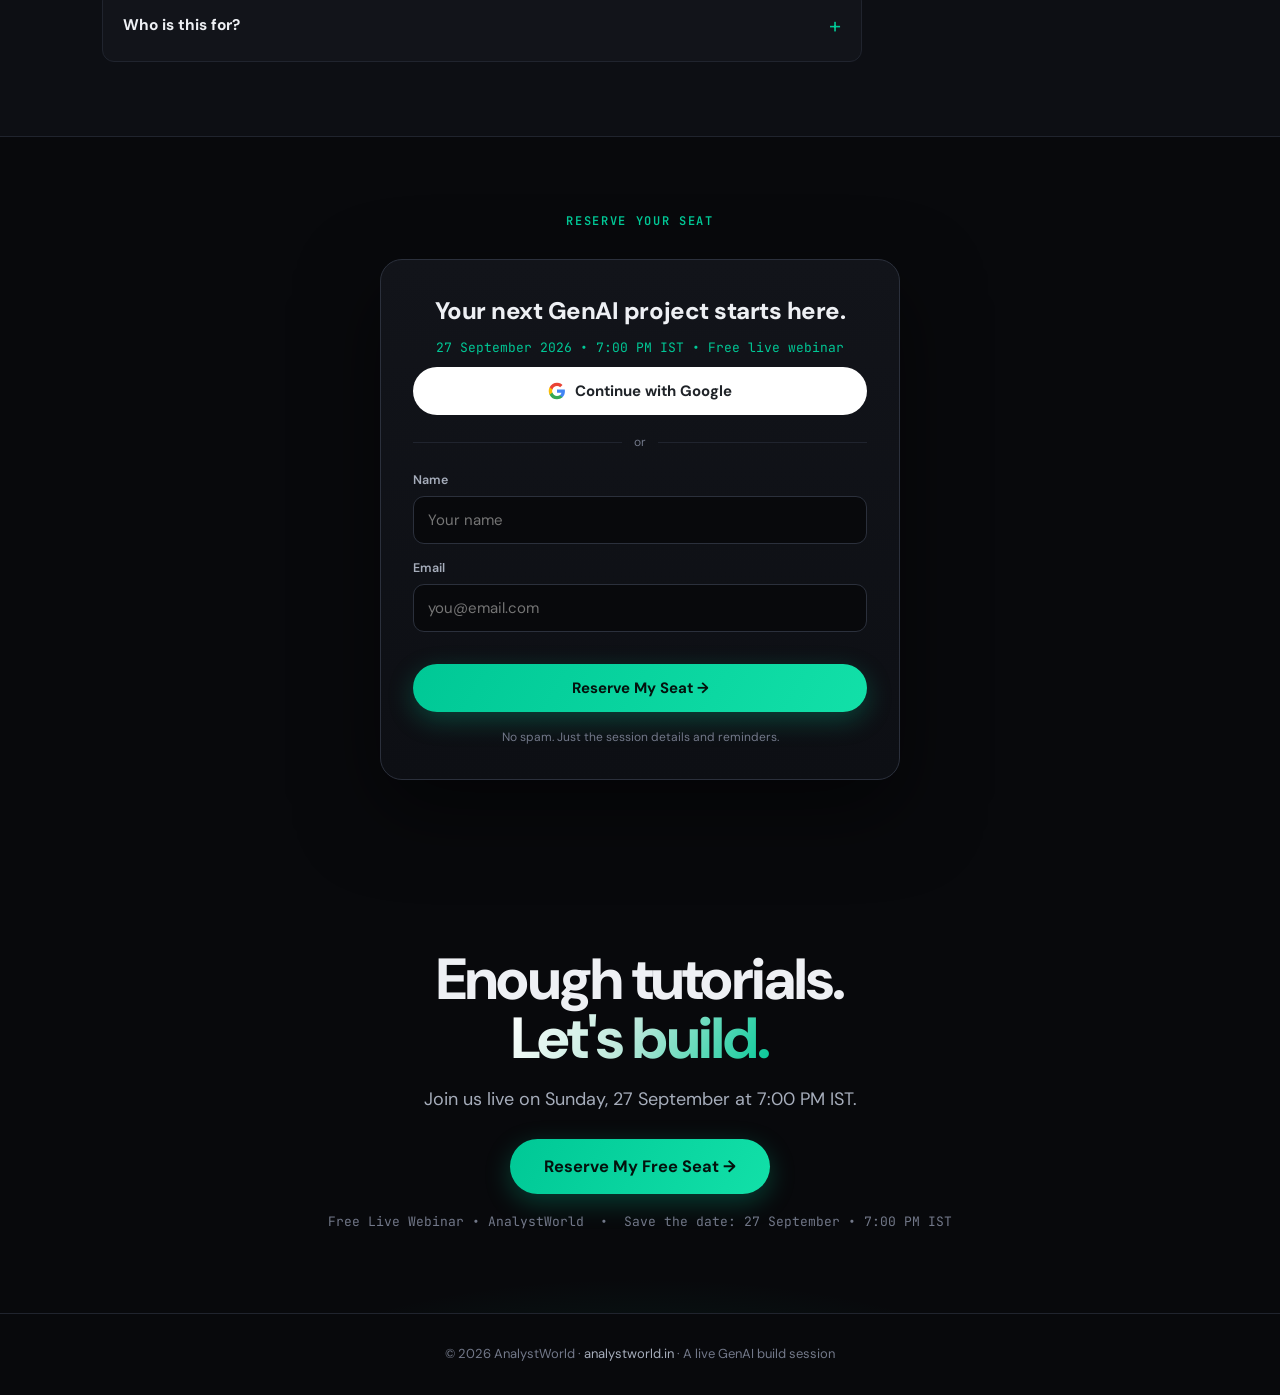
<file: webinar.html>
<!DOCTYPE html>
<html lang="en">
<head>
<meta charset="UTF-8"/>
<meta name="viewport" content="width=device-width, initial-scale=1.0"/>

<title>Build Your First End-to-End GenAI Project | AnalystWorld Webinar</title>
<meta name="description" content="Join AnalystWorld live on 27 September at 7 PM IST and build along through an end-to-end GenAI project covering RAG, embeddings, tokenization, Python, Streamlit, Gemini and Groq."/>
<meta name="author" content="AnalystWorld"/>
<meta name="robots" content="index, follow, max-image-preview:large"/>
<link rel="canonical" href="https://analystworld.in/webinar"/>

<link rel="icon" type="image/x-icon" href="/favicon.ico"/>
<link rel="icon" type="image/png" sizes="32x32" href="/favicon-32x32.png"/>
<link rel="apple-touch-icon" sizes="180x180" href="/apple-touch-icon.png"/>
<meta name="theme-color" content="#0a0b0e"/>

<!-- Open Graph / social -->
<meta property="og:type" content="website"/>
<meta property="og:site_name" content="AnalystWorld"/>
<meta property="og:title" content="Build Your First End-to-End GenAI Project — Live"/>
<meta property="og:description" content="Stop watching GenAI tutorials. Build one. Live on 27 Sept, 7 PM IST — connect RAG, embeddings, tokenization, Python, Streamlit, Gemini & Groq into a working GenAI app."/>
<meta property="og:url" content="https://analystworld.in/webinar"/>
<!-- TODO: replace with a designed 1200x630 webinar card image at /webinar-og.png -->
<meta property="og:image" content="https://analystworld.in/android-chrome-512x512.png"/>
<meta name="twitter:card" content="summary_large_image"/>
<meta name="twitter:title" content="Build Your First End-to-End GenAI Project — Live"/>
<meta name="twitter:description" content="Live on 27 Sept, 7 PM IST. RAG → embeddings → retrieval → LLM → Streamlit app. Build along with AnalystWorld."/>
<meta name="twitter:image" content="https://analystworld.in/android-chrome-512x512.png"/>

<link rel="preconnect" href="https://fonts.googleapis.com"/>
<link rel="preconnect" href="https://fonts.gstatic.com" crossorigin/>
<link href="https://fonts.googleapis.com/css2?family=DM+Sans:opsz,wght@9..40,400;9..40,500;9..40,700;9..40,800&family=JetBrains+Mono:wght@400;600&display=swap" rel="stylesheet"/>

<!-- Structured data -->
<script type="application/ld+json">
{
  "@context":"https://schema.org",
  "@type":"Event",
  "name":"Build Your First End-to-End GenAI Project",
  "startDate":"2026-09-27T19:00:00+05:30",
  "endDate":"2026-09-27T20:30:00+05:30",
  "eventAttendanceMode":"https://schema.org/OnlineEventAttendanceMode",
  "eventStatus":"https://schema.org/EventScheduled",
  "location":{"@type":"VirtualLocation","url":"https://analystworld.in/webinar"},
  "description":"A live, build-along GenAI webinar: connect RAG, embeddings, tokenization, Python, Streamlit, Gemini and Groq into an end-to-end application.",
  "organizer":{"@type":"Organization","name":"AnalystWorld","url":"https://analystworld.in"},
  "performer":{"@type":"Person","name":"Nikhil Kumar Mishra"},
  "isAccessibleForFree":true
}
</script>

<style>
  :root{
    --bg:#08090c; --bg2:#0d0f14; --surface:#12141a; --surface2:#171a22;
    --border:#20242e; --border2:#2b303c;
    --text:#eef0f4; --muted:#a6adbb; --hint:#727889;
    --accent:#00c896; --accent2:#12e0a8; --accent-dim:rgba(0,200,150,.10);
    --violet:#8b7bff; --violet-dim:rgba(139,123,255,.12);
    --amber:#ffb020;
    --r:16px; --r2:12px; --maxw:1120px;
    --mono:'JetBrains Mono',ui-monospace,SFMono-Regular,Menlo,monospace;
    --sans:'DM Sans',system-ui,-apple-system,Segoe UI,Roboto,sans-serif;
  }
  *,*::before,*::after{box-sizing:border-box;margin:0;padding:0}
  html{scroll-behavior:smooth;-webkit-text-size-adjust:100%}
  body{background:var(--bg);color:var(--text);font-family:var(--sans);line-height:1.6;overflow-x:hidden;
    -webkit-font-smoothing:antialiased}
  img{max-width:100%;display:block}
  a{color:inherit;text-decoration:none}
  .wrap{max-width:var(--maxw);margin:0 auto;padding:0 22px}
  section{position:relative}
  .eyebrow{font-family:var(--mono);font-size:12px;letter-spacing:.14em;text-transform:uppercase;color:var(--accent);font-weight:600}
  h2.sec-title{font-size:clamp(26px,4.4vw,42px);font-weight:800;letter-spacing:-.02em;line-height:1.1;margin:14px 0 12px}
  .sec-sub{color:var(--muted);font-size:clamp(15px,2vw,17px);max-width:640px}
  .accent{color:var(--accent)}
  .grad{background:linear-gradient(120deg,#fff 0%,#bfe9dc 45%,var(--accent) 100%);-webkit-background-clip:text;background-clip:text;color:transparent}

  /* reveal */
  .rv{opacity:0;transform:translateY(18px);transition:opacity .6s ease,transform .6s ease}
  .rv.in{opacity:1;transform:none}
  @media(prefers-reduced-motion:reduce){.rv{opacity:1;transform:none;transition:none}}

  /* ── buttons ── */
  .btn{display:inline-flex;align-items:center;gap:9px;font-family:var(--sans);font-weight:700;font-size:15px;
    border:none;cursor:pointer;border-radius:999px;padding:14px 26px;transition:transform .15s,box-shadow .2s,filter .2s;white-space:nowrap}
  .btn-primary{background:linear-gradient(120deg,var(--accent),var(--accent2));color:#04120d;box-shadow:0 8px 26px rgba(0,200,150,.28)}
  .btn-primary:hover{transform:translateY(-2px);box-shadow:0 12px 34px rgba(0,200,150,.4)}
  .btn-ghost{background:transparent;color:var(--text);border:1px solid var(--border2)}
  .btn-ghost:hover{border-color:var(--accent);color:var(--accent)}
  .btn-lg{padding:17px 34px;font-size:16.5px}

  /* ── announcement bar ── */
  .annbar{position:sticky;top:0;z-index:60;background:linear-gradient(90deg,rgba(0,200,150,.14),rgba(139,123,255,.12));
    border-bottom:1px solid var(--border);backdrop-filter:blur(8px)}
  .annbar-in{max-width:var(--maxw);margin:0 auto;display:flex;align-items:center;justify-content:center;gap:14px;
    padding:9px 22px;font-size:13px;flex-wrap:wrap}
  .annbar b{font-family:var(--mono);letter-spacing:.04em}
  .annbar .live-dot{width:8px;height:8px;border-radius:50%;background:#ff4d4d;display:inline-block;margin-right:7px;
    box-shadow:0 0 0 0 rgba(255,77,77,.6);animation:pulseDot 1.8s infinite}
  @keyframes pulseDot{0%{box-shadow:0 0 0 0 rgba(255,77,77,.55)}70%{box-shadow:0 0 0 8px rgba(255,77,77,0)}100%{box-shadow:0 0 0 0 rgba(255,77,77,0)}}
  .annbar a{color:var(--accent);font-weight:700;border-bottom:1px solid transparent}
  .annbar a:hover{border-color:var(--accent)}

  /* ── top nav ── */
  .nav{max-width:var(--maxw);margin:0 auto;display:flex;align-items:center;justify-content:space-between;padding:18px 22px}
  .logo{font-weight:800;font-size:19px;letter-spacing:-.02em}
  .logo span{color:var(--accent)}
  .nav-cta{font-size:13.5px;padding:10px 20px}

  /* ── hero ── */
  .hero{padding:34px 0 56px;overflow:hidden}
  .hero-glow{position:absolute;inset:-10% 0 auto 0;height:520px;pointer-events:none;
    background:radial-gradient(60% 60% at 50% 0,rgba(0,200,150,.16),transparent 70%);z-index:0}
  .hero-grid{position:relative;z-index:1;display:grid;grid-template-columns:1.05fr .95fr;gap:46px;align-items:center}
  .hero-badge{display:inline-flex;align-items:center;gap:8px;font-family:var(--mono);font-size:12px;letter-spacing:.12em;
    text-transform:uppercase;color:var(--accent);background:var(--accent-dim);border:1px solid rgba(0,200,150,.3);
    padding:7px 14px;border-radius:999px}
  h1.hero-title{font-size:clamp(38px,6.2vw,66px);font-weight:800;letter-spacing:-.03em;line-height:1.02;margin:20px 0 0}
  .hero-sub{color:var(--muted);font-size:clamp(16px,2.2vw,19px);margin:20px 0 0;max-width:540px}
  .date-chip{display:inline-flex;align-items:center;gap:10px;margin-top:22px;font-family:var(--mono);font-size:13.5px;
    color:var(--text);background:var(--surface);border:1px solid var(--border2);padding:11px 18px;border-radius:12px}
  .date-chip .dc-ic{color:var(--accent)}
  .hero-actions{display:flex;align-items:center;gap:14px;margin-top:26px;flex-wrap:wrap}
  .hero-micro{color:var(--hint);font-size:13px;margin-top:14px;font-family:var(--mono);letter-spacing:.03em}

  /* countdown */
  .countdown{display:flex;gap:10px;margin-top:26px}
  .cd-box{background:var(--surface);border:1px solid var(--border);border-radius:12px;padding:12px 0;min-width:66px;text-align:center}
  .cd-num{font-size:26px;font-weight:800;font-variant-numeric:tabular-nums;font-family:var(--mono);color:var(--text)}
  .cd-lbl{font-size:10.5px;letter-spacing:.12em;text-transform:uppercase;color:var(--hint);margin-top:3px}

  /* hero pipeline visual */
  .pipe-card{background:linear-gradient(180deg,var(--surface),var(--bg2));border:1px solid var(--border2);border-radius:20px;
    padding:22px;box-shadow:0 30px 80px rgba(0,0,0,.5);position:relative}
  .pipe-top{display:flex;align-items:center;gap:7px;margin-bottom:16px}
  .pipe-top i{width:11px;height:11px;border-radius:50%;background:var(--border2);display:block}
  .pipe-top i:nth-child(1){background:#ff5f57}.pipe-top i:nth-child(2){background:#febc2e}.pipe-top i:nth-child(3){background:#28c840}
  .pipe-top span{margin-left:auto;font-family:var(--mono);font-size:11px;color:var(--hint)}
  .flow{display:flex;flex-direction:column;gap:0}
  .node{display:flex;align-items:center;gap:12px;background:var(--bg2);border:1px solid var(--border);border-radius:11px;
    padding:12px 14px;position:relative;z-index:1}
  .node .ic{width:30px;height:30px;flex:0 0 30px;border-radius:8px;display:grid;place-items:center;font-size:15px;
    background:var(--accent-dim);border:1px solid rgba(0,200,150,.28)}
  .node .nt{font-weight:700;font-size:13.5px}
  .node .nd{font-family:var(--mono);font-size:11px;color:var(--hint);margin-left:auto}
  .connector{height:20px;width:2px;margin:0 auto;background:linear-gradient(var(--border2),var(--accent));position:relative;overflow:hidden}
  .connector::after{content:"";position:absolute;left:-1px;width:4px;height:8px;border-radius:4px;background:var(--accent2);
    box-shadow:0 0 8px var(--accent);animation:drop 2.4s linear infinite}
  @keyframes drop{0%{top:-8px;opacity:0}20%{opacity:1}80%{opacity:1}100%{top:20px;opacity:0}}
  @media(prefers-reduced-motion:reduce){.connector::after{animation:none;display:none}}

  /* hero chat mockup (the exciting outcome) */
  .chat-card{background:linear-gradient(180deg,var(--surface),var(--bg2));border:1px solid var(--border2);border-radius:20px;
    box-shadow:0 30px 80px rgba(0,0,0,.5);overflow:hidden}
  .cc-top{display:flex;align-items:center;gap:7px;padding:14px 16px;border-bottom:1px solid var(--border)}
  .cc-top i{width:11px;height:11px;border-radius:50%;background:var(--border2);display:block}
  .cc-top i:nth-child(1){background:#ff5f57}.cc-top i:nth-child(2){background:#febc2e}.cc-top i:nth-child(3){background:#28c840}
  .cc-top span{margin-left:auto;font-family:var(--mono);font-size:11px;color:var(--hint)}
  .cc-body{padding:18px 16px;display:flex;flex-direction:column;gap:12px;min-height:236px}
  .cc-doc{display:inline-flex;align-items:center;gap:8px;align-self:flex-start;background:var(--bg);border:1px solid var(--border);
    border-radius:10px;padding:8px 12px;font-size:12.5px;color:var(--muted)}
  .cc-doc b{color:var(--text);font-weight:600}
  .cc-tag{font-family:var(--mono);font-size:10px;color:var(--accent);background:var(--accent-dim);border:1px solid rgba(0,200,150,.3);padding:2px 7px;border-radius:6px}
  .cc-msg{max-width:88%;padding:11px 14px;border-radius:14px;font-size:13.5px;line-height:1.5}
  .cc-user{align-self:flex-end;background:var(--accent);color:#04120d;border-bottom-right-radius:5px;font-weight:600}
  .cc-ai{align-self:flex-start;background:var(--bg);border:1px solid var(--border);border-bottom-left-radius:5px;color:var(--text)}
  .cc-ai-inner{min-height:19px}
  .cc-typing{display:inline-flex;gap:4px;align-items:center;height:19px}
  .cc-typing i{width:6px;height:6px;border-radius:50%;background:var(--hint);animation:ccb 1.2s infinite}
  .cc-typing i:nth-child(2){animation-delay:.2s}.cc-typing i:nth-child(3){animation-delay:.4s}
  @keyframes ccb{0%,60%,100%{opacity:.3;transform:translateY(0)}30%{opacity:1;transform:translateY(-3px)}}
  .cc-src{margin-top:9px;font-family:var(--mono);font-size:10.5px;color:var(--accent);opacity:0;transition:opacity .4s}
  .cc-src.show{opacity:1}
  .cc-cursor{display:inline-block;width:7px;height:14px;background:var(--accent);margin-left:1px;vertical-align:-2px;animation:cccur 1s steps(1) infinite}
  @keyframes cccur{50%{opacity:0}}
  .cc-input{display:flex;align-items:center;gap:10px;padding:12px 16px;border-top:1px solid var(--border)}
  .cc-input span{flex:1;color:var(--hint);font-size:13px}
  .cc-send{width:32px;height:32px;flex:0 0 32px;border-radius:9px;border:none;background:var(--accent);color:#04120d;font-weight:800;font-size:15px;cursor:default}
  .cc-foot{text-align:center;font-family:var(--mono);font-size:10.5px;color:var(--hint);padding:0 16px 14px}
  .cc-appbar{padding:11px 16px;font-size:12.5px;color:var(--muted);border-bottom:1px solid var(--border);font-weight:600}
  .build-flag{display:inline-flex;align-items:center;gap:8px;font-family:var(--mono);font-size:11px;letter-spacing:.09em;text-transform:uppercase;
    color:var(--accent);background:var(--accent-dim);border:1px solid rgba(0,200,150,.35);padding:7px 14px;border-radius:999px;margin-bottom:14px}
  .build-caption{margin-top:14px;text-align:center;color:var(--muted);font-size:13px;line-height:1.55}
  .build-caption b{color:var(--text)}

  /* ── generic section shell ── */
  .band{padding:64px 0}
  .band-alt{background:var(--bg2);border-top:1px solid var(--border);border-bottom:1px solid var(--border)}

  /* social proof */
  .stats{display:grid;grid-template-columns:repeat(3,1fr);gap:16px;margin-top:8px}
  .stat{background:var(--surface);border:1px solid var(--border);border-radius:var(--r);padding:26px 18px;text-align:center}
  .stat-num{font-size:36px;font-weight:800;color:var(--accent);letter-spacing:-.02em}
  .stat-lbl{color:var(--muted);font-size:13.5px;margin-top:6px}
  .proof-note{text-align:center;color:var(--hint);font-size:13px;margin-top:18px;font-family:var(--mono)}

  /* problem vs / transformation columns */
  .split{display:grid;grid-template-columns:1fr 1fr;gap:20px;margin-top:26px}
  .col{background:var(--surface);border:1px solid var(--border);border-radius:var(--r);padding:24px}
  .col.bad{border-color:rgba(255,90,90,.22)}
  .col.good{border-color:rgba(0,200,150,.3)}
  .col h4{font-size:13px;text-transform:uppercase;letter-spacing:.1em;font-family:var(--mono);margin-bottom:14px}
  .col.bad h4{color:#ff7a7a}.col.good h4{color:var(--accent)}
  .col ul{list-style:none}
  .col li{display:flex;gap:10px;padding:8px 0;font-size:14.5px;color:var(--muted)}
  .col li::before{content:"";flex:0 0 7px;height:7px;margin-top:8px;border-radius:50%}
  .col.bad li::before{background:#ff7a7a}.col.good li::before{background:var(--accent)}
  .col.good li{color:var(--text)}
  .chain{display:flex;flex-direction:column;gap:6px;font-family:var(--mono);font-size:13px}
  .chain .step{color:var(--muted)}.chain .arw{color:var(--hint)}
  .chain.good .step{color:var(--accent)}

  /* build / architecture pipeline (horizontal on desktop) */
  .archflow{display:flex;flex-wrap:wrap;gap:12px;margin-top:30px;align-items:stretch;justify-content:center}
  .arch-node{flex:1 1 150px;min-width:140px;background:var(--surface);border:1px solid var(--border);border-radius:var(--r2);
    padding:16px 14px;position:relative;transition:border-color .2s,transform .2s}
  .arch-node:hover{border-color:var(--accent);transform:translateY(-3px)}
  .arch-node .an-ic{font-size:20px}
  .arch-node .an-t{font-weight:700;margin-top:8px;font-size:14px}
  .arch-node .an-d{color:var(--hint);font-size:11.5px;font-family:var(--mono);margin-top:3px}
  .arch-node .an-step{position:absolute;top:10px;right:12px;font-family:var(--mono);font-size:11px;color:var(--accent);opacity:.7}

  /* cards grid */
  .cards{display:grid;grid-template-columns:repeat(auto-fill,minmax(280px,1fr));gap:16px;margin-top:30px}
  .lcard{background:var(--surface);border:1px solid var(--border);border-radius:var(--r);padding:22px;transition:border-color .2s,transform .2s}
  .lcard:hover{border-color:var(--border2);transform:translateY(-3px)}
  .lcard .num{font-family:var(--mono);font-size:12px;color:var(--accent);letter-spacing:.08em}
  .lcard h3{font-size:17px;margin:10px 0 8px;font-weight:700}
  .lcard p{color:var(--muted);font-size:14px}

  /* tech stack */
  .stack{display:grid;grid-template-columns:repeat(auto-fill,minmax(240px,1fr));gap:16px;margin-top:30px}
  .tcat{background:var(--surface);border:1px solid var(--border);border-radius:var(--r);padding:20px}
  .tcat .tc-h{font-family:var(--mono);font-size:11px;letter-spacing:.12em;text-transform:uppercase;color:var(--hint);margin-bottom:14px}
  .tchip{display:flex;align-items:center;gap:11px;padding:9px 0}
  .tchip .tg{width:34px;height:34px;flex:0 0 34px;border-radius:9px;display:grid;place-items:center;font-weight:800;font-size:13px;
    background:var(--violet-dim);border:1px solid rgba(139,123,255,.28);color:#cbc2ff;font-family:var(--mono)}
  .tchip .tn{font-weight:700;font-size:14px}
  .tchip .tr{color:var(--hint);font-size:12px;margin-top:1px}

  /* who is this for */
  .who{display:grid;grid-template-columns:repeat(auto-fill,minmax(280px,1fr));gap:14px;margin-top:28px}
  .wc{background:var(--surface);border:1px solid var(--border);border-radius:var(--r2);padding:18px 20px;font-size:14.5px;
    display:flex;gap:12px;align-items:flex-start}
  .wc .q{color:var(--accent);font-size:18px;line-height:1;margin-top:1px}
  .who-note{margin-top:20px;text-align:center;color:var(--muted);font-size:14px}
  .who-note b{color:var(--text)}

  /* instructor */
  .inst{display:grid;grid-template-columns:200px 1fr;gap:30px;align-items:center;background:var(--surface);
    border:1px solid var(--border);border-radius:20px;padding:30px;margin-top:26px}
  .inst-photo{width:200px;height:200px;border-radius:18px;overflow:hidden;position:relative;background:linear-gradient(135deg,#12332a,#0c2620);
    border:1px solid var(--border2);display:grid;place-items:center}
  .inst-photo img{width:100%;height:100%;object-fit:cover}
  .inst-initials{font-size:64px;font-weight:800;color:var(--accent);font-family:var(--sans)}
  .inst h3{font-size:26px;font-weight:800;letter-spacing:-.02em}
  .inst .role{font-family:var(--mono);font-size:13px;color:var(--accent);margin-top:4px;letter-spacing:.03em}
  .inst p{color:var(--muted);font-size:15px;margin-top:14px}
  .inst .credos{display:flex;flex-wrap:wrap;gap:8px;margin-top:16px}
  .credo{font-size:12.5px;font-family:var(--mono);color:var(--text);background:var(--bg2);border:1px solid var(--border);border-radius:999px;padding:6px 13px}
  .inst .punch{margin-top:16px;font-size:15px;color:var(--text);font-weight:600;border-left:2px solid var(--accent);padding-left:14px}

  /* takeaways */
  .takes{display:grid;grid-template-columns:repeat(auto-fill,minmax(300px,1fr));gap:12px;margin-top:26px}
  .take{display:flex;gap:12px;align-items:flex-start;background:var(--surface);border:1px solid var(--border);border-radius:var(--r2);padding:16px 18px;font-size:14.5px}
  .take .ck{color:var(--accent);font-weight:800;margin-top:1px}

  /* testimonials */
  .tst{display:grid;grid-template-columns:repeat(auto-fill,minmax(300px,1fr));gap:16px;margin-top:26px}
  .tcard{background:var(--surface);border:1px dashed var(--border2);border-radius:var(--r);padding:22px;position:relative}
  .tcard .tq{font-size:15px;color:var(--text);line-height:1.6}
  .tcard .tmeta{display:flex;align-items:center;gap:12px;margin-top:16px}
  .tcard .tav{width:42px;height:42px;border-radius:50%;background:var(--bg2);border:1px solid var(--border2);display:grid;place-items:center;color:var(--hint);font-size:12px;font-family:var(--mono)}
  .tcard .tnm{font-weight:700;font-size:14px}.tcard .trl{color:var(--hint);font-size:12px}
  .tcard .ph-tag{position:absolute;top:12px;right:12px;font-family:var(--mono);font-size:9.5px;letter-spacing:.08em;color:var(--amber);
    background:rgba(255,176,32,.1);border:1px solid rgba(255,176,32,.3);padding:3px 7px;border-radius:6px}
  .tcard.real{border:1px solid var(--border)}
  .tcard .ver-tag{position:absolute;top:12px;right:12px;font-family:var(--mono);font-size:9.5px;letter-spacing:.06em;color:var(--accent);
    background:var(--accent-dim);border:1px solid rgba(0,200,150,.3);padding:3px 8px;border-radius:6px}
  .tcard .tstars{color:#ffb020;font-size:14px;letter-spacing:2px;margin-bottom:10px}
  .tcard.real .tav{color:#ffb020}

  /* faq */
  .faq{margin-top:26px;max-width:760px}
  .faq details{background:var(--surface);border:1px solid var(--border);border-radius:var(--r2);margin-bottom:10px;overflow:hidden}
  .faq summary{list-style:none;cursor:pointer;padding:18px 20px;font-weight:700;font-size:15.5px;display:flex;justify-content:space-between;align-items:center;gap:12px}
  .faq summary::-webkit-details-marker{display:none}
  .faq summary::after{content:"+";color:var(--accent);font-size:22px;font-weight:400;transition:transform .2s}
  .faq details[open] summary::after{transform:rotate(45deg)}
  .faq .fa-body{padding:0 20px 18px;color:var(--muted);font-size:14.5px}

  /* registration */
  .reg{padding:70px 0 90px}
  .reg-card{max-width:520px;margin:26px auto 0;background:linear-gradient(180deg,var(--surface),var(--bg2));
    border:1px solid var(--border2);border-radius:22px;padding:32px;box-shadow:0 30px 80px rgba(0,0,0,.5)}
  .reg-card h3{font-size:24px;font-weight:800;text-align:center;letter-spacing:-.02em}
  .reg-when{text-align:center;font-family:var(--mono);font-size:13px;color:var(--accent);margin-top:8px}
  .field{margin-top:14px}
  .field label{display:block;font-size:12.5px;color:var(--muted);margin-bottom:6px;font-weight:600}
  .field input{width:100%;background:var(--bg);border:1px solid var(--border2);border-radius:11px;padding:13px 14px;color:var(--text);
    font-size:15px;font-family:var(--sans);transition:border-color .15s}
  .field input:focus{outline:none;border-color:var(--accent)}
  .reg-err{color:#ff7a7a;font-size:13px;min-height:16px;margin-top:8px}
  .reg-submit{width:100%;justify-content:center;margin-top:8px}
  .or{display:flex;align-items:center;gap:12px;margin:18px 0;color:var(--hint);font-size:12px}
  .or::before,.or::after{content:"";flex:1;height:1px;background:var(--border)}
  .gbtn{width:100%;justify-content:center;background:#fff;color:#1f2328;border:none;font-weight:700}
  .gbtn:hover{filter:brightness(.96)}
  .gbtn svg{width:18px;height:18px}
  .reg-fine{text-align:center;color:var(--hint);font-size:12px;margin-top:16px}
  .prefill{background:var(--accent-dim);border:1px solid rgba(0,200,150,.3);border-radius:11px;padding:12px 14px;font-size:13.5px;color:var(--text);margin-bottom:14px}
  .prefill b{color:var(--accent)}

  /* success */
  .reg-success{text-align:center;padding:8px}
  .reg-success .rs-emoji{font-size:48px}
  .reg-success h3{font-size:26px;margin-top:8px}
  .reg-success .rs-when{font-family:var(--mono);color:var(--accent);margin-top:10px;font-size:15px}
  .reg-success .rs-seat{color:var(--muted);margin-top:6px}
  .reg-success .rs-actions{display:flex;gap:12px;justify-content:center;flex-wrap:wrap;margin-top:22px}

  /* final cta */
  .final{padding:80px 0;text-align:center;position:relative;overflow:hidden}
  .final-glow{position:absolute;inset:auto 0 -30% 0;height:400px;background:radial-gradient(50% 60% at 50% 100%,rgba(0,200,150,.14),transparent 70%);pointer-events:none}
  .final h2{font-size:clamp(32px,6vw,58px);font-weight:800;letter-spacing:-.03em;line-height:1.02;position:relative}
  .final p{color:var(--muted);font-size:18px;margin-top:16px;position:relative}
  .final .save{margin-top:18px;font-family:var(--mono);font-size:13px;color:var(--hint)}

  /* footer */
  footer{border-top:1px solid var(--border);padding:30px 0;text-align:center;color:var(--hint);font-size:13px}
  footer a{color:var(--muted)}footer a:hover{color:var(--accent)}

  /* modal */
  .ov{position:fixed;inset:0;background:rgba(4,5,8,.72);backdrop-filter:blur(6px);z-index:100;display:none;
    align-items:center;justify-content:center;padding:20px}
  .ov.open{display:flex}
  .modal{width:100%;max-width:460px;background:var(--surface);border:1px solid var(--border2);border-radius:20px;padding:28px;position:relative;
    box-shadow:0 40px 100px rgba(0,0,0,.6);max-height:92vh;overflow:auto}
  .modal-x{position:absolute;top:14px;right:16px;background:none;border:none;color:var(--hint);font-size:24px;cursor:pointer;line-height:1}
  .modal-x:hover{color:var(--text)}

  /* sticky mobile cta */
  .sticky{position:fixed;left:0;right:0;bottom:0;z-index:70;padding:12px 16px calc(12px + env(safe-area-inset-bottom));
    background:linear-gradient(180deg,rgba(8,9,12,0),var(--bg) 30%);display:none}
  .sticky .btn{width:100%;justify-content:center}

  /* responsive */
  @media(max-width:900px){
    .hero-grid{grid-template-columns:1fr;gap:32px}
    .hero-visual{order:2}
    .inst{grid-template-columns:1fr;text-align:center;justify-items:center}
    .inst .punch{text-align:left}
    .inst .credos{justify-content:center}
  }
  @media(max-width:680px){
    .split{grid-template-columns:1fr}
    .stats{grid-template-columns:1fr}
    .stat{padding:20px}
    .nav-cta{display:none}
    .sticky{display:block}
    .reg-card{padding:24px 20px}
    .band{padding:52px 0}
    body{padding-bottom:74px}
  }
  @media(max-width:420px){
    .countdown{gap:7px}.cd-box{min-width:0;flex:1}
  }
</style>
</head>
<body>

<!-- 1 — ANNOUNCEMENT BAR -->
<div class="annbar">
  <div class="annbar-in">
    <span><span class="live-dot"></span><b>LIVE GENAI BUILD SESSION</b> • 27 SEPT • 7:00 PM IST</span>
    <a href="#register" data-cta="annbar">Seats open for the live session →</a>
  </div>
</div>

<!-- top nav -->
<nav class="nav">
  <a class="logo" href="/">Analyst<span>World</span></a>
  <button class="btn btn-primary nav-cta" data-cta="nav" onclick="openReg('nav')">Reserve My Seat →</button>
</nav>

<!-- 2 — HERO -->
<section class="hero">
  <div class="hero-glow"></div>
  <div class="wrap hero-grid">
    <div class="hero-copy">
      <span class="hero-badge">◆ Live GenAI Build Session</span>
      <h1 class="hero-title">Stop watching GenAI tutorials. <span class="grad">Build one.</span></h1>
      <p class="hero-sub">Join us live on 27 September and build along as we connect RAG, embeddings, tokenization, Python, Streamlit and modern LLMs into a practical GenAI application.</p>
      <div class="date-chip"><span class="dc-ic">📅</span> SUNDAY • 27 SEPTEMBER • 7:00 PM IST</div>
      <div class="countdown" id="countdown" aria-label="Time until webinar">
        <div class="cd-box"><div class="cd-num" id="cd-d">--</div><div class="cd-lbl">Days</div></div>
        <div class="cd-box"><div class="cd-num" id="cd-h">--</div><div class="cd-lbl">Hours</div></div>
        <div class="cd-box"><div class="cd-num" id="cd-m">--</div><div class="cd-lbl">Min</div></div>
        <div class="cd-box"><div class="cd-num" id="cd-s">--</div><div class="cd-lbl">Sec</div></div>
      </div>
      <div class="hero-actions">
        <button class="btn btn-primary btn-lg" data-cta="hero" onclick="openReg('hero')">Reserve My Seat →</button>
        <a class="btn btn-ghost btn-lg" href="#building">See what we build</a>
      </div>
      <div class="hero-micro">Free Live Webinar • Practical • Build Along</div>
    </div>

    <div class="hero-visual rv">
      <div class="build-flag">◆ The GenAI app you'll build — live</div>
      <div class="chat-card">
        <div class="cc-top"><i></i><i></i><i></i><span>docuchat · streamlit</span></div>
        <div class="cc-appbar">💬 Chat with your documents</div>
        <div class="cc-body">
          <div class="cc-doc">📄 <b>annual_report_2025.pdf</b> <span class="cc-tag">indexed</span></div>
          <div class="cc-msg cc-user">What were the top 3 drivers of revenue growth?</div>
          <div class="cc-msg cc-ai">
            <div class="cc-ai-inner" id="ccAnswer"></div>
            <div class="cc-src" id="ccSrc">📄 annual_report_2025.pdf · p.12</div>
          </div>
        </div>
        <div class="cc-input"><span>Ask anything about your PDF…</span><button class="cc-send" aria-hidden="true">↑</button></div>
        <div class="cc-foot">Built live with RAG · Embeddings · Gemini · Groq</div>
      </div>
      <div class="build-caption">Upload any PDF → ask in plain English → get instant, <b>sourced</b> answers. You'll build this end-to-end.</div>
    </div>
  </div>
</section>

<!-- 3 — SOCIAL PROOF -->
<section class="band band-alt">
  <div class="wrap rv">
    <div style="text-align:center"><span class="eyebrow">Part of the AnalystWorld community</span></div>
    <div class="stats">
      <div class="stat"><div class="stat-num">300+</div><div class="stat-lbl">Learners on AnalystWorld</div></div>
      <div class="stat"><div class="stat-num">5,000+</div><div class="stat-lbl">SQL problems solved</div></div>
      <div class="stat"><div class="stat-num">39</div><div class="stat-lbl">Certified analysts</div></div>
    </div>
    <p class="proof-note">Real numbers from the live AnalystWorld platform — this webinar is hosted by the same team.</p>
  </div>
</section>

<!-- 4 — PROBLEM -->
<section class="band">
  <div class="wrap rv">
    <span class="eyebrow">The gap</span>
    <h2 class="sec-title">GenAI is easy to watch. <br/>Building it is different.</h2>
    <p class="sec-sub">You've watched RAG videos. You've heard about embeddings. You've used ChatGPT and Gemini. You've copied a few notebooks. Then someone asks: <b style="color:var(--text)">"Can you actually build a GenAI application?"</b> — and suddenly all those disconnected concepts need to fit together.</p>
    <div class="split">
      <div class="col bad">
        <h4>How it usually goes</h4>
        <div class="chain">
          <span class="step">Tutorials</span><span class="arw">↓</span>
          <span class="step">Concepts</span><span class="arw">↓</span>
          <span class="step">More concepts</span><span class="arw">↓</span>
          <span class="step">Confusion</span>
        </div>
      </div>
      <div class="col good">
        <h4>What actually works</h4>
        <div class="chain good">
          <span class="step">Project</span><span class="arw">↓</span>
          <span class="step">Architecture</span><span class="arw">↓</span>
          <span class="step">Code</span><span class="arw">↓</span>
          <span class="step">Working application</span>
        </div>
      </div>
    </div>
    <div style="margin-top:26px"><button class="btn btn-primary" data-cta="problem" onclick="openReg('problem')">Let's build instead →</button></div>
  </div>
</section>

<!-- 5 — TRANSFORMATION -->
<section class="band band-alt">
  <div class="wrap rv">
    <span class="eyebrow">The shift</span>
    <h2 class="sec-title">From GenAI concepts → one working mental model</h2>
    <div class="split">
      <div class="col bad">
        <h4>Before</h4>
        <ul>
          <li>RAG sounds complicated</li>
          <li>Embeddings feel abstract</li>
          <li>LLM APIs feel disconnected</li>
          <li>Not sure where Streamlit fits</li>
          <li>Don't know how documents become AI answers</li>
        </ul>
      </div>
      <div class="col good">
        <h4>After</h4>
        <ul>
          <li>Understand the GenAI application pipeline</li>
          <li>Know where embeddings fit</li>
          <li>Understand retrieval</li>
          <li>Understand tokenization</li>
          <li>See how Python turns it all into an app</li>
        </ul>
      </div>
    </div>
  </div>
</section>

<!-- 6 — WHAT WE'RE BUILDING -->
<section class="band" id="building">
  <div class="wrap rv">
    <span class="eyebrow">What we're building</span>
    <h2 class="sec-title">We're not just going to talk about GenAI. <span class="accent">We're going to build one.</span></h2>
    <p class="sec-sub">A document-question app: drop in a PDF, ask a question, and watch the pieces connect — from raw document all the way to an AI answer inside a Streamlit interface.</p>
    <div class="archflow" id="buildFlow"></div>
    <div style="margin-top:30px"><button class="btn btn-primary" data-cta="building" onclick="openReg('building')">Build this with me →</button></div>
  </div>
</section>

<!-- 7 — ARCHITECTURE -->
<section class="band band-alt">
  <div class="wrap rv">
    <span class="eyebrow">Under the hood</span>
    <h2 class="sec-title">What actually happens when you ask your AI a question?</h2>
    <div class="archflow" id="qFlow"></div>
  </div>
</section>

<!-- 8 — WHAT YOU'LL LEARN -->
<section class="band">
  <div class="wrap rv">
    <span class="eyebrow">What you'll learn</span>
    <h2 class="sec-title">Eight pieces. One pipeline.</h2>
    <div class="cards" id="learnCards"></div>
    <div style="margin-top:28px"><button class="btn btn-primary" data-cta="learning" onclick="openReg('learning')">Save my seat →</button></div>
  </div>
</section>

<!-- 9 — TECH STACK -->
<section class="band band-alt">
  <div class="wrap rv">
    <span class="eyebrow">The stack</span>
    <h2 class="sec-title">Modern GenAI tooling — and the role each part plays</h2>
    <div class="stack" id="stackGrid"></div>
  </div>
</section>

<!-- 10 — WHO IS THIS FOR -->
<section class="band">
  <div class="wrap rv">
    <span class="eyebrow">Who this is for</span>
    <h2 class="sec-title">If any of these sound like you, you're in the right place</h2>
    <div class="who" id="whoGrid"></div>
    <p class="who-note"><b>You don't need to be an AI researcher.</b> Basic Python familiarity will help you follow along.</p>
  </div>
</section>

<!-- 11 — INSTRUCTOR -->
<section class="band band-alt">
  <div class="wrap rv">
    <span class="eyebrow">Who's building with you</span>
    <h2 class="sec-title">Your host</h2>
    <div class="inst">
      <div class="inst-photo">
        <img src="/images/instructor-nikhil.webp" alt="Nikhil Kumar Mishra" loading="lazy" onerror="this.style.display='none';this.nextElementSibling.style.display='grid'"/>
        <div class="inst-initials" style="display:none">NM</div>
      </div>
      <div>
        <h3>Nikhil Kumar Mishra</h3>
        <div class="role">Software Dev → Data Analyst • Mentor • Founder</div>
        <p>Nikhil has worked both sides of the stack — first as a software developer, now as a data analyst. At <b>Info Edge</b> he worked on data-analytics growth &amp; strategy. Through online and offline mentoring he's helped <b>2,500+ learners</b> break into data analyst and data science roles — and today he's the founder of <b>AnalystWorld</b>, helping hundreds of aspiring data professionals build real, job-ready skills.</p>
        <div class="credos">
          <span class="credo">Ex-Info Edge · DA Growth &amp; Strategy</span>
          <span class="credo">2,500+ learners mentored</span>
          <span class="credo">Founder · AnalystWorld.in</span>
          <span class="credo">Software Dev → Data Analyst</span>
        </div>
        <div class="punch">"Don't just learn the tool. Build something with it."</div>
      </div>
    </div>
  </div>
</section>

<!-- 13 — TAKEAWAYS -->
<section class="band">
  <div class="wrap rv">
    <span class="eyebrow">What you'll walk away with</span>
    <h2 class="sec-title">You'll have a clearer answer to one question:</h2>
    <p class="sec-sub">"What does an actual GenAI application look like under the hood?"</p>
    <div class="takes" id="takeGrid"></div>
  </div>
</section>

<!-- 14 — TESTIMONIALS -->
<section class="band">
  <div class="wrap rv">
    <span class="eyebrow">From the AnalystWorld community</span>
    <h2 class="sec-title">What learners say about AnalystWorld</h2>
    <p class="sec-sub">Real, verified feedback from learners on the platform that hosts this session.</p>
    <div class="tst" id="tstGrid"></div>
  </div>
</section>

<!-- 15 — FAQ -->
<section class="band band-alt">
  <div class="wrap rv">
    <span class="eyebrow">FAQ</span>
    <h2 class="sec-title">Quick questions</h2>
    <div class="faq" id="faq"></div>
  </div>
</section>

<!-- 16 — REGISTRATION -->
<section class="reg" id="register">
  <div class="wrap rv">
    <div style="text-align:center"><span class="eyebrow">Reserve your seat</span></div>
    <div class="reg-card" id="regCard"><!-- injected --></div>
  </div>
</section>

<!-- FINAL CTA -->
<section class="final">
  <div class="final-glow"></div>
  <div class="wrap rv">
    <h2>Enough tutorials.<br/><span class="grad">Let's build.</span></h2>
    <p>Join us live on Sunday, 27 September at 7:00 PM IST.</p>
    <div style="margin-top:26px"><button class="btn btn-primary btn-lg" data-cta="final" onclick="openReg('final')">Reserve My Free Seat →</button></div>
    <div class="save">Free Live Webinar • AnalystWorld &nbsp;•&nbsp; Save the date: 27 September • 7:00 PM IST</div>
  </div>
</section>

<footer>
  <div class="wrap">© <span id="yr"></span> AnalystWorld · <a href="/">analystworld.in</a> · A live GenAI build session</div>
</footer>

<!-- sticky mobile cta -->
<div class="sticky" id="sticky">
  <button class="btn btn-primary" data-cta="sticky" onclick="openReg('sticky')">Reserve My Seat →</button>
</div>

<!-- registration modal -->
<div class="ov" id="regOverlay" onclick="if(event.target===this)closeReg()">
  <div class="modal" role="dialog" aria-modal="true" aria-label="Register for the webinar">
    <button class="modal-x" onclick="closeReg()" aria-label="Close">×</button>
    <div id="regModalBody"><!-- injected --></div>
  </div>
</div>

<script>
(function(){
  'use strict';
  var SUPABASE_URL='https://wyxutuqckkdkraawyxff.supabase.co';
  var SUPABASE_ANON='eyJhbGciOiJIUzI1NiIsInR5cCI6IkpXVCJ9.eyJpc3MiOiJzdXBhYmFzZSIsInJlZiI6Ind5eHV0dXFja2tka3JhYXd5eGZmIiwicm9sZSI6ImFub24iLCJpYXQiOjE3NzgxMzQ3NzksImV4cCI6MjA5MzcxMDc3OX0.ale0hHkE36PPQwKiqo5ViS3bi28krpU8gHXiWCKyLAU';
  var WEBINAR_ID='genai-project-building-2026-09-27';
  var TARGET=Date.UTC(2026,8,27,13,30,0); // 27 Sep 2026 19:00 IST
  var GCAL='https://calendar.google.com/calendar/render?action=TEMPLATE&text='+encodeURIComponent('AnalystWorld: Build Your First End-to-End GenAI Project')+'&dates=20260927T133000Z/20260927T150000Z&details='+encodeURIComponent('Live build-along GenAI webinar by AnalystWorld. https://analystworld.in/webinar')+'&location='+encodeURIComponent('https://analystworld.in/webinar');

  function $(id){return document.getElementById(id);}
  function esc(s){return String(s==null?'':s).replace(/[&<>"']/g,function(c){return {'&':'&amp;','<':'&lt;','>':'&gt;','"':'&quot;',"'":'&#39;'}[c];});}

  // ---- session id + analytics ----
  function sid(){try{var k='wb_sid',v=localStorage.getItem(k);if(!v){v=Date.now().toString(36)+Math.random().toString(36).slice(2,9);localStorage.setItem(k,v);}return v;}catch(e){return 'anon';}}
  function track(ev,meta){
    try{fetch(SUPABASE_URL+'/rest/v1/rpc/log_webinar_event',{method:'POST',headers:{'Content-Type':'application/json','apikey':SUPABASE_ANON,'Authorization':'Bearer '+SUPABASE_ANON},keepalive:true,
      body:JSON.stringify({p_webinar_id:WEBINAR_ID,p_session:sid(),p_event:ev,p_meta:meta||null})}).catch(function(){});}catch(e){}
  }

  // read an existing AnalystWorld session (same origin) to pre-fill logged-in users
  function existingSession(){try{var s=localStorage.getItem('msql_sess');return s?JSON.parse(s):null;}catch(e){return null;}}

  async function rpc(fn,params,token){
    var res=await fetch(SUPABASE_URL+'/rest/v1/rpc/'+fn,{method:'POST',
      headers:{'Content-Type':'application/json','apikey':SUPABASE_ANON,'Authorization':'Bearer '+(token||SUPABASE_ANON)},
      body:JSON.stringify(params||{})});
    var d=null;try{d=await res.json();}catch(e){}
    return {ok:res.ok,data:d};
  }

  // ---- data ----
  var BUILD_FLOW=[['📄','PDF / Doc'],['🔡','Text Extraction'],['✂️','Chunking + Tokens'],['🧬','Embeddings'],['🔎','Retrieval'],['🤖','Gemini / Groq'],['🖥️','Streamlit App']];
  var Q_FLOW=[['❓','You ask a question','01'],['⚙️','App processes it','02'],['🔎','Relevant info retrieved','03'],['📎','Context passed to LLM','04'],['🤖','LLM generates answer','05'],['💬','You see the response','06']];
  var LEARN=[
    ['01','RAG','Understand why retrieval matters and how RAG connects your own data with an LLM.'],
    ['02','Embeddings','Understand how text becomes vectors for semantic retrieval.'],
    ['03','Sentence Transformers','See how embedding models are used in a real application.'],
    ['04','Tokenization','Understand what happens to text before an LLM processes it.'],
    ['05','PDF + Python','Extract and process information from real documents.'],
    ['06','Streamlit','Turn the underlying Python logic into an interactive app.'],
    ['07','Gemini + Groq','Connect your application to modern LLM APIs.'],
    ['08','End-to-End Architecture','Understand how all the components work together.']
  ];
  var STACK=[
    ['Language',[['Py','Python','The glue for the whole pipeline']]],
    ['Document processing',[['PDF','PyPDF','Extract usable text from real PDFs']]],
    ['Embeddings',[['ST','Sentence Transformers','Text → meaningful vector representations']]],
    ['LLMs',[['G','Gemini','Modern multimodal / LLM capabilities'],['Gq','Groq','Extremely fast LLM inference']]],
    ['Application',[['St','Streamlit','Turn Python into an interactive app']]],
    ['GenAI concepts',[['R','RAG','Answer using your own data'],['Tk','Tokenization','How LLMs break text into tokens'],['Rt','Retrieval','Find the right context to answer']]]
  ];
  var WHO=[
    'I know Python but haven\'t built a GenAI project.',
    'I\'ve learned GenAI concepts but don\'t know how they connect.',
    'I\'m a Data Analyst and want to understand practical GenAI.',
    'I\'m building my portfolio and need a real project direction.',
    'I\'m curious about RAG and LLM applications.',
    'I\'m tired of tutorial hell.'
  ];
  var TAKES=['Understand the RAG pipeline','Understand embeddings','Understand tokenization','Understand document processing','Understand LLM integration','See how Streamlit fits into GenAI apps','Have a project architecture you can keep building'];
  var FAQ=[
    ['Is it really free?','Yes — this is a free live webinar hosted by AnalystWorld.'],
    ['Do I need prior GenAI experience?','No. If you know a bit of Python you\'ll follow comfortably. The whole point is connecting the pieces, not deep theory.'],
    ['Will we actually write code?','Yes — it\'s a build-along session. We\'ll walk through the architecture and build the core pieces live. Follow along or just watch and absorb the flow.'],
    ['Will there be a recording?','Register with your email and we\'ll keep you posted with session details.'],
    ['What do I need installed?','Nothing mandatory to attend. Basic Python familiarity helps if you want to build along.'],
    ['Who is this for?','Data analysts, Python learners, students, developers and anyone moving into GenAI who wants to see how a real application is put together.']
  ];
  // REAL learner feedback pulled from AnalystWorld's cert_feedback (5-star ratings),
  // lightly cleaned for spelling only. Attributed generically to protect learner privacy.
  var TESTIMONIALS=[
    {q:'I enjoyed the practical SQL problems and the instant feedback after each query. The platform is easy to use and genuinely helps improve your SQL skills.',name:'Verified AnalystWorld learner',role:'SQL practice',stars:5},
    {q:'The questions are beginner-friendly and easy to understand. The simple UI and well-structured problems make learning smooth and less overwhelming.',name:'Verified AnalystWorld learner',role:'Beginner',stars:5},
    {q:'The variety of problems from different SQL functions is the most thrilling part — and it’s free, which makes it the best for students. Thank you so much!',name:'Verified AnalystWorld learner',role:'Student',stars:5},
    {q:'Question depth and overall user experience — the website is litt. I really liked the UI.',name:'Verified AnalystWorld learner',role:'Aspiring analyst',stars:5},
    {q:'Every question matters. I really enjoyed solving them and it cleared my concepts along the way.',name:'Verified AnalystWorld learner',role:'SQL practice',stars:5},
    {q:'RANK vs DENSE_RANK — that one is such a classic interview trick question. Loved it.',name:'Verified AnalystWorld learner',role:'Interview prep',stars:5}
  ];

  // ---- render ----
  function renderFlows(){
    $('buildFlow').innerHTML=BUILD_FLOW.map(function(n){
      return '<div class="arch-node"><div class="an-ic">'+n[0]+'</div><div class="an-t">'+esc(n[1])+'</div></div>';
    }).join('');
    $('qFlow').innerHTML=Q_FLOW.map(function(n){
      return '<div class="arch-node"><div class="an-step">'+n[2]+'</div><div class="an-ic">'+n[0]+'</div><div class="an-t">'+esc(n[1])+'</div></div>';
    }).join('');
    $('learnCards').innerHTML=LEARN.map(function(c){
      return '<div class="lcard"><div class="num">'+c[0]+'</div><h3>'+esc(c[1])+'</h3><p>'+esc(c[2])+'</p></div>';
    }).join('');
    $('stackGrid').innerHTML=STACK.map(function(cat){
      return '<div class="tcat"><div class="tc-h">'+esc(cat[0])+'</div>'+cat[1].map(function(t){
        return '<div class="tchip"><div class="tg">'+esc(t[0])+'</div><div><div class="tn">'+esc(t[1])+'</div><div class="tr">'+esc(t[2])+'</div></div></div>';
      }).join('')+'</div>';
    }).join('');
    $('whoGrid').innerHTML=WHO.map(function(w){return '<div class="wc"><span class="q">“</span><span>'+esc(w)+'</span></div>';}).join('');
    $('takeGrid').innerHTML=TAKES.map(function(t){return '<div class="take"><span class="ck">✓</span><span>'+esc(t)+'</span></div>';}).join('');
    $('tstGrid').innerHTML=TESTIMONIALS.map(function(t){
      var stars=t.stars?'<div class="tstars">'+'★'.repeat(t.stars)+'</div>':'';
      return '<div class="tcard real">'+
        '<span class="ver-tag">✓ Verified feedback</span>'+stars+
        '<div class="tq">"'+esc(t.q)+'"</div><div class="tmeta"><div class="tav">★</div>'+
        '<div><div class="tnm">'+esc(t.name)+'</div><div class="trl">'+esc(t.role)+'</div></div></div></div>';
    }).join('');
    $('faq').innerHTML=FAQ.map(function(f){
      return '<details><summary>'+esc(f[0])+'</summary><div class="fa-body">'+esc(f[1])+'</div></details>';
    }).join('');
    $('yr').textContent=new Date().getFullYear();
  }

  // ---- hero chat animation (typing -> streamed answer, looping) ----
  function initChat(){
    var ans=$('ccAnswer'),src=$('ccSrc');
    if(!ans)return;
    var text='Revenue rose 18% YoY — driven by enterprise subscriptions (+32%), APAC expansion, and stronger customer retention. Segment breakdown on page 12.';
    var reduce=window.matchMedia&&window.matchMedia('(prefers-reduced-motion:reduce)').matches;
    if(reduce){ans.textContent=text;src.classList.add('show');return;}
    var typeTimer=null;
    function showTyping(){if(typeTimer)clearInterval(typeTimer);ans.innerHTML='<span class="cc-typing"><i></i><i></i><i></i></span>';src.classList.remove('show');}
    function stream(){
      ans.innerHTML='<span class="cc-txt"></span><span class="cc-cursor"></span>';
      var txt=ans.querySelector('.cc-txt'),i=0;
      typeTimer=setInterval(function(){
        i++;txt.textContent=text.slice(0,i);
        if(i>=text.length){clearInterval(typeTimer);var c=ans.querySelector('.cc-cursor');if(c)c.remove();src.classList.add('show');}
      },24);
    }
    function cycle(){showTyping();setTimeout(stream,1300);}
    cycle();
    setInterval(cycle,9000);
  }

  // ---- countdown ----
  function tick(){
    var diff=TARGET-Date.now();
    if(diff<=0){
      $('countdown').innerHTML='<div style="font-family:var(--mono);color:var(--accent);font-size:15px;padding:8px 0">● The live session is happening now / has started. Register to get the details.</div>';
      return false;
    }
    var d=Math.floor(diff/864e5),h=Math.floor(diff%864e5/36e5),m=Math.floor(diff%36e5/6e4),s=Math.floor(diff%6e4/1e3);
    var p=function(n){return String(n).padStart(2,'0');};
    if($('cd-d')){$('cd-d').textContent=d;$('cd-h').textContent=p(h);$('cd-m').textContent=p(m);$('cd-s').textContent=p(s);}
    return true;
  }

  // ---- registration UI ----
  function regFormHtml(context){
    var sess=existingSession();
    var pre='';
    if(sess&&sess.user){
      var em=sess.user.email||'';var nm=(sess.user.user_metadata&&sess.user.user_metadata.full_name)||'';
      pre='<div class="prefill">You\'re signed in on AnalystWorld as <b>'+esc(em)+'</b>. Reserve in one click.</div>';
      window.__wbPre={email:em,name:nm,token:sess.access_token};
    } else { window.__wbPre=null; }
    return '<h3>Your next GenAI project starts here.</h3>'+
      '<div class="reg-when">27 September 2026 • 7:00 PM IST • Free live webinar</div>'+
      pre+
      '<div id="regForm">'+
        (window.__wbPre?'<button class="btn btn-primary reg-submit" onclick="WB.oneClick()">Reserve my seat in one click →</button><div class="or">or use a different email</div>':'')+
        '<button class="gbtn btn reg-submit" onclick="WB.google()">'+googleSvg()+' Continue with Google</button>'+
        '<div class="or">or</div>'+
        '<div class="field"><label>Name</label><input id="wbName" type="text" placeholder="Your name" autocomplete="name"/></div>'+
        '<div class="field"><label>Email</label><input id="wbEmail" type="email" placeholder="you@email.com" autocomplete="email"/></div>'+
        '<div class="reg-err" id="wbErr"></div>'+
        '<button class="btn btn-primary reg-submit" onclick="WB.email()">Reserve My Seat →</button>'+
        '<div class="reg-fine">No spam. Just the session details and reminders.</div>'+
      '</div>';
  }
  function successHtml(already){
    return '<div class="reg-success">'+
      '<div class="rs-emoji">🎉</div>'+
      '<h3>'+(already?'You\'re already registered':'You\'re registered')+'</h3>'+
      '<div class="rs-when">27 September 2026 • 7:00 PM IST</div>'+
      '<div class="rs-seat">Your seat is reserved. We\'ll send the joining details to your email.</div>'+
      '<div class="rs-actions">'+
        '<a class="btn btn-primary" href="'+GCAL+'" target="_blank" rel="noopener" onclick="WB.cal()">Add to Google Calendar</a>'+
        '<a class="btn btn-ghost" href="/">Explore AnalystWorld</a>'+
      '</div></div>';
  }
  function googleSvg(){return '<svg viewBox="0 0 24 24"><path fill="#4285F4" d="M22.56 12.25c0-.78-.07-1.53-.2-2.25H12v4.26h5.92a5.06 5.06 0 0 1-2.2 3.32v2.77h3.57c2.08-1.92 3.27-4.74 3.27-8.1z"/><path fill="#34A853" d="M12 23c2.97 0 5.46-.98 7.28-2.66l-3.57-2.77c-.99.66-2.26 1.06-3.71 1.06-2.86 0-5.29-1.93-6.16-4.53H2.18v2.84A11 11 0 0 0 12 23z"/><path fill="#FBBC05" d="M5.84 14.1a6.6 6.6 0 0 1 0-4.2V7.06H2.18a11 11 0 0 0 0 9.88l3.66-2.84z"/><path fill="#EA4335" d="M12 5.38c1.62 0 3.06.56 4.21 1.64l3.15-3.15C17.45 2.09 14.97 1 12 1 7.7 1 3.99 3.47 2.18 7.06l3.66 2.84C6.71 7.31 9.14 5.38 12 5.38z"/></svg>';}

  // ---- actions (exposed) ----
  var opened=false;
  window.openReg=function(context){
    track('webinar_registration_started',{from:context||'unknown'});
    if(context==='hero')track('webinar_hero_cta_click');
    if(context==='learning')track('webinar_learning_cta_click');
    if(context==='final')track('webinar_final_cta_click');
    $('regModalBody').innerHTML=regFormHtml(context);
    $('regOverlay').classList.add('open');
    document.body.style.overflow='hidden';
  };
  window.closeReg=function(){$('regOverlay').classList.remove('open');document.body.style.overflow='';};

  function validEmail(e){return /^[^@\s]+@[^@\s]+\.[^@\s]+$/.test(e);}
  function setErr(m){var e=$('wbErr');if(e)e.textContent=m||'';}
  function showSuccess(already){
    $('regModalBody').innerHTML=successHtml(already);
    // also swap the inline registration card
    renderRegCard(true,already);
  }

  var WB={
    email:async function(){
      track('webinar_email_signup_started');
      var name=($('wbName')||{}).value||'';var email=(($('wbEmail')||{}).value||'').trim();
      if(!validEmail(email)){setErr('Please enter a valid email.');return;}
      setErr('');var btns=document.querySelectorAll('#regForm .btn');btns.forEach(function(b){b.disabled=true;});
      var r=await rpc('register_webinar',{p_webinar_id:WEBINAR_ID,p_name:name,p_email:email,p_provider:'email',p_utm:utm()});
      var row=r.data&&r.data[0];
      if(row&&row.ok){track('webinar_registration_completed',{provider:'email',already:!!row.already});showSuccess(!!row.already);}
      else{setErr((row&&row.error==='invalid_email')?'Please enter a valid email.':'Something went wrong. Please try again.');btns.forEach(function(b){b.disabled=false;});}
    },
    oneClick:async function(){
      var p=window.__wbPre;if(!p)return;
      track('webinar_email_signup_started',{oneclick:true});
      var r=await rpc('register_webinar',{p_webinar_id:WEBINAR_ID,p_name:p.name,p_email:p.email,p_provider:'account',p_utm:utm()},p.token);
      var row=r.data&&r.data[0];
      if(row&&row.ok){track('webinar_registration_completed',{provider:'account',already:!!row.already});showSuccess(!!row.already);}
      else{setErr&&setErr('Could not register. Try the email option.');}
    },
    google:function(){
      track('webinar_google_signup_clicked');
      var redirect=encodeURIComponent(location.origin+'/webinar');
      location.href=SUPABASE_URL+'/auth/v1/authorize?provider=google&redirect_to='+redirect;
    },
    cal:function(){track('webinar_calendar_click');}
  };
  window.WB=WB;

  function utm(){try{return new URLSearchParams(location.search).get('utm_source')||document.referrer||null;}catch(e){return null;}}

  // inline registration card (mirrors modal, always visible in #register)
  function renderRegCard(done,already){
    if(done){$('regCard').innerHTML=successHtml(already);return;}
    $('regCard').innerHTML=regFormHtml('inline');
  }

  // ---- OAuth return: auto-register from the session in the URL hash ----
  async function handleOAuthReturn(){
    var h=location.hash||'';
    if(h.indexOf('access_token')===-1)return false;
    var params={};h.replace(/^#/,'').split('&').forEach(function(p){var kv=p.split('=');params[decodeURIComponent(kv[0])]=decodeURIComponent(kv[1]||'');});
    if(!params.access_token)return false;
    history.replaceState(null,'',location.pathname);
    try{
      var u=await fetch(SUPABASE_URL+'/auth/v1/user',{headers:{apikey:SUPABASE_ANON,Authorization:'Bearer '+params.access_token}}).then(function(r){return r.json();});
      if(u&&u.email){
        var nm=(u.user_metadata&&(u.user_metadata.full_name||u.user_metadata.name))||'';
        var r=await rpc('register_webinar',{p_webinar_id:WEBINAR_ID,p_name:nm,p_email:u.email,p_provider:'google',p_utm:utm()},params.access_token);
        var row=r.data&&r.data[0];
        track('webinar_registration_completed',{provider:'google',already:!!(row&&row.already)});
        openReg('google-return');showSuccess(!!(row&&row.already));
        return true;
      }
    }catch(e){}
    return false;
  }

  // ---- reveal + sticky ----
  function initObservers(){
    var io=new IntersectionObserver(function(es){es.forEach(function(e){if(e.isIntersecting){e.target.classList.add('in');io.unobserve(e.target);}});},{threshold:.12});
    document.querySelectorAll('.rv').forEach(function(el){io.observe(el);});
    // sticky hides when register section visible
    var reg=$('register');
    if(reg){var so=new IntersectionObserver(function(es){es.forEach(function(e){$('sticky').style.display=(e.isIntersecting?'none':(window.innerWidth<=680?'block':'none'));});},{threshold:.05});so.observe(reg);}
  }

  // ---- boot ----
  document.addEventListener('DOMContentLoaded',function(){
    renderFlows();
    initChat();
    renderRegCard(false);
    tick();var t=setInterval(function(){if(!tick())clearInterval(t);},1000);
    initObservers();
    track('webinar_page_view',{ref:document.referrer||null});
    document.querySelectorAll('[data-cta="annbar"]').forEach(function(a){a.addEventListener('click',function(){track('webinar_cta_click',{from:'annbar'});});});
    handleOAuthReturn();
  });
})();
</script>
</body>
</html>
</file>
<file: style.css>
/* ─── RESET & BASE ─────────────────────────────────────────── */
*,*::before,*::after{box-sizing:border-box;margin:0;padding:0}
html{scroll-behavior:smooth}
body{
  font-family:'DM Sans',sans-serif;
  background:var(--bg);
  color:var(--text);
  min-height:100vh;
  overflow-x:hidden;
  line-height:1.6;
}

/* ══════════════════════════════════════════════════════════════
   LIGHT THEME — Clean White

   Principles:
   • Pure white cards + shadows = depth (not color contrast)
   • Near-black text on white = maximum readability
   • Sections alternate white / light-grey for rhythm
   • Teal accent pops hard against clean white
   • Every token is explicit — nothing is accidentally dark
══════════════════════════════════════════════════════════════ */

/* ── Core tokens ───────────────────────────────────────────── */
[data-theme="light"] {
  --bg:          #f9fafb;
  --bg2:         #ffffff;
  --bg3:         #f3f4f6;
  --surface:     #f3f4f6;
  --surface2:    #e5e7eb;
  --border:      #e5e7eb;
  --border2:     #d1d5db;
  --text:        #111827;
  --muted:       #374151;
  --hint:        #6b7280;
  --accent:      #00c896;
  --accent2:     #00a87e;
  --accent-glow: rgba(0,200,150,0.15);
  --accent-dim:  rgba(0,200,150,0.09);
  --red:         #dc2626;
  --red-dim:     rgba(220,38,38,0.07);
  --amber:       #d97706;
  --amber-dim:   rgba(217,119,6,0.08);
  --blue:        #2563eb;
  --blue-dim:    rgba(37,99,235,0.08);
}
/* Force body + page backgrounds — CSS custom properties on :root
   can lose to specificity in some browser render passes */
[data-theme="light"] body            { background: #f9fafb !important; color: #111827 !important; }
[data-theme="light"] #landing-page   { background: #f9fafb; }
[data-theme="light"] .page           { background: #f9fafb; }

/* ── Nav ───────────────────────────────────────────────────── */
[data-theme="light"] .nav {
  background: rgba(255,255,255,0.95);
  border-bottom: 1px solid #e5e7eb;
  box-shadow: 0 1px 20px rgba(0,0,0,0.06);
}
[data-theme="light"] .nav-link  { color: #6b7280; }
[data-theme="light"] .nav-link:hover { color: #111827; }
[data-theme="light"] .nav-logo       { color: #00c896; font-weight: 800; }
[data-theme="light"] .nav-logo span  { color: #0f172a !important; font-weight: 800; }

/* ── Hero ──────────────────────────────────────────────────── */
[data-theme="light"] .hero          { background: #f9fafb; }
[data-theme="light"] .hero-bg {
  background:
    radial-gradient(ellipse 55% 60% at 72% 50%, rgba(0,200,150,0.13) 0%, transparent 65%),
    radial-gradient(ellipse 45% 50% at 8%  80%, rgba(37,99,235,0.07)  0%, transparent 60%);
}
[data-theme="light"] .hero-grid {
  background-image: radial-gradient(circle, rgba(0,0,0,0.09) 1px, transparent 1px);
  background-size: 24px 24px;
  opacity: 0.35;
}
/* All hero text must be dark — override dark-theme white values */
[data-theme="light"] .hero-title              { color: #111827 !important; }
[data-theme="light"] .hero-title .accent      { color: #00c896 !important; }
[data-theme="light"] .hero-title .line2       { color: #1f2937 !important; }
[data-theme="light"] .hero-sub                { color: #374151 !important; font-weight: 400 !important; }
[data-theme="light"] .hero-stat-num           { color: #111827 !important; font-weight: 800; }
[data-theme="light"] .hero-stat-label         { color: #6b7280 !important; }
[data-theme="light"] .hero-stats              { border-top-color: #e5e7eb !important; }
[data-theme="light"] .hero-trust              { color: #9ca3af; }
[data-theme="light"] .hero-trust-dot          { color: #d1d5db; }
[data-theme="light"] .hero-welcome            { color: #374151; }
[data-theme="light"] .hero-title-user         { color: #111827; }
[data-theme="light"] .hero-sub-user           { color: #6b7280; }
[data-theme="light"] .hero-badge {
  background: rgba(0,200,150,0.08);
  border-color: rgba(0,200,150,0.25);
  color: #00a87e;
  box-shadow: 0 2px 8px rgba(0,200,150,0.1);
}
[data-theme="light"] .hero-badge-dot { background: #00c896; }
[data-theme="light"] .btn-secondary  { background: #ffffff; border-color: #d1d5db; color: #374151; box-shadow: 0 1px 4px rgba(0,0,0,0.07); }
[data-theme="light"] .btn-secondary:hover { border-color: #00c896; color: #00a87e; box-shadow: 0 4px 14px rgba(0,200,150,0.14); background: #f0fdf9; }

/* ── Loading ───────────────────────────────────────────────── */
[data-theme="light"] .loading-screen { background: #ffffff; }
[data-theme="light"] .loading-logo   { color: #00c896; }
[data-theme="light"] .loading-text   { color: #6b7280; }

/* ── Announcement ──────────────────────────────────────────── */
[data-theme="light"] .announcement-banner { background: #fefce8; border-color: #fde047; color: #713f12; }
[data-theme="light"] .ann-dismiss { color: #a16207; }

/* ── Auth modal ────────────────────────────────────────────── */
[data-theme="light"] .modal-overlay  { background: rgba(0,0,0,0.24); }
[data-theme="light"] .modal-box      { background: #ffffff; border-color: #e5e7eb; box-shadow: 0 20px 60px rgba(0,0,0,0.1), 0 4px 16px rgba(0,0,0,0.06); }
[data-theme="light"] .modal-tabs     { border-bottom-color: #f3f4f6; }
[data-theme="light"] .modal-tab      { color: #9ca3af; }
[data-theme="light"] .modal-tab:hover{ color: #374151; }
[data-theme="light"] .modal-tab.active { color: #00c896; border-bottom-color: #00c896; }
[data-theme="light"] .modal-logo span { color: #111827; }
[data-theme="light"] .modal-sub      { color: #6b7280; }
[data-theme="light"] .form-label     { color: #374151; }
[data-theme="light"] .form-input     { background: #f9fafb; border-color: #d1d5db; color: #111827; }
[data-theme="light"] .form-input:focus { background: #ffffff; border-color: #00c896; }
[data-theme="light"] .form-input::placeholder { color: #9ca3af; }
[data-theme="light"] .auth-divider::before,
[data-theme="light"] .auth-divider::after { background: #e5e7eb; }
[data-theme="light"] .auth-divider { color: #9ca3af; }
[data-theme="light"] .modal-switch  { color: #6b7280; }

/* ── Daily challenge widget ────────────────────────────────── */
[data-theme="light"] .dc-inner {
  background: linear-gradient(135deg, rgba(0,200,150,0.06) 0%, rgba(37,99,235,0.03) 100%);
  border-color: rgba(0,200,150,0.2);
  box-shadow: 0 2px 16px rgba(0,200,150,0.07);
}

/* ── Features section ──────────────────────────────────────── */
/* white bg — contrasts with the grey hero above */
[data-theme="light"] .features          { background: #ffffff; }
[data-theme="light"] .features-headline { color: #111827; }
[data-theme="light"] .features-intro-sub{ color: #4b5563; }

/* Break the "joined border grid" into individual floating cards */
[data-theme="light"] .features-grid {
  background:   transparent;
  border:       none;
  box-shadow:   none;
  overflow:     visible;
  border-radius:0;
  gap:          16px;
}
[data-theme="light"] .feature-card {
  background:    #ffffff;
  border:        1px solid #f3f4f6;
  border-radius: 20px;
  padding:       28px 24px;
  box-shadow:    0 2px 8px rgba(0,0,0,0.05), 0 1px 3px rgba(0,0,0,0.04);
  transition:    transform 0.22s ease, box-shadow 0.22s ease, border-color 0.2s;
  cursor:        default;
}
[data-theme="light"] .feature-card:hover {
  transform:   translateY(-4px);
  box-shadow:  0 12px 32px rgba(0,0,0,0.09), 0 2px 8px rgba(0,0,0,0.05);
  border-color:#e5e7eb;
}
/* Keep problem/solution card hover tints */
[data-theme="light"] .problem-card:hover  {
  border-color: rgba(239,68,68,0.25);
  box-shadow: 0 12px 32px rgba(239,68,68,0.08), 0 2px 8px rgba(0,0,0,0.04);
}
[data-theme="light"] .solution-card:hover {
  border-color: rgba(0,200,150,0.25);
  box-shadow: 0 12px 32px rgba(0,200,150,0.09), 0 2px 8px rgba(0,0,0,0.04);
}

/* Icon wraps — stronger color saturation in light */
[data-theme="light"] .problem-icon  { background: rgba(239,68,68,0.1);  border-color: rgba(239,68,68,0.22); }
[data-theme="light"] .solution-icon { background: rgba(0,200,150,0.1);  border-color: rgba(0,200,150,0.22); }
[data-theme="light"] .feature-icon  { background: rgba(0,200,150,0.09); border-color: rgba(0,200,150,0.2); }
[data-theme="light"] .feature-icon.blue  { background: rgba(37,99,235,0.08);  border-color: rgba(37,99,235,0.2); }
[data-theme="light"] .feature-icon.amber { background: rgba(217,119,6,0.08);  border-color: rgba(217,119,6,0.2); }

[data-theme="light"] .feature-title { color: #111827; font-size: 16px; font-weight: 700; }
[data-theme="light"] .feature-desc  { color: #4b5563; line-height: 1.7; }

/* Row labels */
[data-theme="light"] .feat-row-label::after { background: #e5e7eb; }
[data-theme="light"] .problem-tag  { background: rgba(239,68,68,0.08);  border-color: rgba(239,68,68,0.2);  color: #dc2626; }
[data-theme="light"] .solution-tag { background: rgba(0,200,150,0.08);  border-color: rgba(0,200,150,0.2);  color: #00a87e; }

/* Quote strip */
[data-theme="light"] .features-quote-strip {
  background:    linear-gradient(135deg, #f0fdf9 0%, #eff6ff 100%);
  border-color:  rgba(0,200,150,0.2);
  box-shadow:    0 1px 8px rgba(0,0,0,0.04);
}
[data-theme="light"] .fqs-mark { color: #00c896; opacity: 0.45; }
[data-theme="light"] .fqs-text { color: #1f2937; font-style: italic; }

/* ── Testimonials ──────────────────────────────────────────── */
/* grey bg — alternates with the white features */
[data-theme="light"] .testimonials-section { background: #f3f4f6; }
[data-theme="light"] .testimonials-sub     { color: #4b5563; }
[data-theme="light"] .testimonial-card     {
  background: #ffffff;
  border-color: #e5e7eb;
  box-shadow: 0 2px 10px rgba(0,0,0,0.06), 0 1px 3px rgba(0,0,0,0.04);
}
[data-theme="light"] .testimonial-card:hover {
  box-shadow: 0 20px 48px rgba(0,0,0,0.12), 0 0 0 2px rgba(0,200,150,0.3);
  border-color: rgba(0,200,150,0.3);
}
[data-theme="light"] .tc-footer   { border-top-color: #f3f4f6; }
[data-theme="light"] .tc-quote    { color: #374151; opacity: 1; }
[data-theme="light"] .tc-quote-mark { color: #00c896; opacity: 0.5; }
[data-theme="light"] .tc-name     { color: #111827; }
[data-theme="light"] .tc-role     { color: #6b7280; }
[data-theme="light"] .tc-stars    { color: #f59e0b; }

/* ── Section typography (used everywhere) ──────────────────── */
[data-theme="light"] .section-label { color: #00a87e !important; }
[data-theme="light"] .section-title { color: #111827 !important; }
[data-theme="light"] .section-sub   { color: #4b5563 !important; }

/* ── Questions section ─────────────────────────────────────── */
/* white bg — alternates with grey testimonials */
[data-theme="light"] .questions-section { background: #ffffff !important; }
[data-theme="light"] .q-cards           { background: #e5e7eb !important; border-color: #e5e7eb !important; box-shadow: 0 2px 12px rgba(0,0,0,0.04); }
[data-theme="light"] .q-card            { background: #ffffff !important; }
[data-theme="light"] .q-card:hover      { background: #f0fdf9 !important; }
[data-theme="light"] .q-card-num        { color: #9ca3af !important; }
[data-theme="light"] .q-card-title      { color: #111827 !important; font-weight: 500; }
[data-theme="light"] .q-card-topic      { background: #f3f4f6 !important; border-color: #e5e7eb !important; color: #6b7280 !important; }
[data-theme="light"] .q-card-arrow      { color: #d1d5db !important; }
[data-theme="light"] .q-card:hover .q-card-arrow { color: #00c896 !important; transform: translateX(4px); }
[data-theme="light"] .badge.easy   { background: rgba(0,200,150,0.1);  color: #00a87e;  border-color: rgba(0,200,150,0.25); }
[data-theme="light"] .badge.medium { background: rgba(217,119,6,0.1);  color: #b45309;  border-color: rgba(217,119,6,0.25); }
[data-theme="light"] .badge.hard   { background: rgba(220,38,38,0.08); color: #dc2626;  border-color: rgba(220,38,38,0.2); }

/* ── Topic filters ─────────────────────────────────────────── */
[data-theme="light"] .topic-filter       { background: #ffffff; border-color: #d1d5db; color: #6b7280; box-shadow: 0 1px 3px rgba(0,0,0,0.05); }
[data-theme="light"] .topic-filter:hover { background: #f9fafb; border-color: #9ca3af; color: #374151; }
[data-theme="light"] .topic-filter.active{ background: #00c896; border-color: #00c896; color: #ffffff; box-shadow: 0 2px 8px rgba(0,200,150,0.3); }

/* ── Footer ────────────────────────────────────────────────── */
[data-theme="light"] footer           { background: #f9fafb; border-top-color: #e5e7eb; }
[data-theme="light"] .footer-copy     { color: #6b7280; }
[data-theme="light"] .footer-logo span{ color: #6b7280; }

/* ── Profile page ──────────────────────────────────────────── */
[data-theme="light"] .profile-card,
[data-theme="light"] .profile-section,
[data-theme="light"] .profile-stat-card    { background: #ffffff; border-color: #e5e7eb; box-shadow: 0 1px 8px rgba(0,0,0,0.05); }
[data-theme="light"] .profile-section-title{ color: #111827; border-bottom-color: #f3f4f6; }
[data-theme="light"] .profile-display-name { color: #111827; }
[data-theme="light"] .profile-email        { color: #6b7280; }
[data-theme="light"] .profile-q-list       { background: #e5e7eb; border-color: #e5e7eb; }
[data-theme="light"] .profile-q-row        { background: #ffffff; }
[data-theme="light"] .profile-q-row:hover  { background: #f0fdf9; }
[data-theme="light"] .profile-q-title      { color: #111827; }
[data-theme="light"] .profile-q-status.unsolved { background: #f3f4f6; border-color: #d1d5db; }
[data-theme="light"] .profile-theme-row    { background: #f9fafb; border-color: #e5e7eb; }
[data-theme="light"] .profile-progress-track { background: #e5e7eb; }

/* ── Learn page ────────────────────────────────────────────── */
[data-theme="light"] .learn-nav           { background: #ffffff; border-bottom-color: #e5e7eb; box-shadow: 0 1px 8px rgba(0,0,0,0.05); }
[data-theme="light"] .learn-sidebar-wrap  { background: #ffffff; border-right-color: #f3f4f6; }
[data-theme="light"] .learn-content-wrap  { background: #f9fafb; }
[data-theme="light"] .learn-module        { border-bottom-color: #f3f4f6; }
[data-theme="light"] .learn-article pre   { background: #f3f4f6; border-color: #e5e7eb; }
[data-theme="light"] .learn-article code  { background: #f0fdf9; border-color: rgba(0,200,150,0.2); color: #00a87e; }
[data-theme="light"] .learn-article h2    { border-bottom-color: #f3f4f6; }

/* ── Code preview window on landing — always dark ──────────── */
[data-theme="light"] .code-window,
[data-theme="light"] .code-body,
[data-theme="light"] .result-preview,
[data-theme="light"] .rp-bar {
  --bg2: #111318; --bg3: #181c23; --surface: #1c2028;
  --border: #2a3040; --border2: #343d50;
  --text: #e8e6e0; --muted: #8a8f9e; --hint: #555d70;
}
/* SQL editor page always dark */
[data-theme="light"] #app-page,
[data-theme="light"] .app-nav {
  --bg: #0a0b0e; --bg2: #111318; --bg3: #181c23;
  --surface: #1c2028; --surface2: #222830;
  --border: #2a3040; --border2: #343d50;
  --text: #e8e6e0; --muted: #8a8f9e; --hint: #555d70;
  --accent: #00c896; --accent2: #00a87e;
}

/* ── Smooth theme transition ───────────────────────────────── */
html.theme-transitioning,
html.theme-transitioning *,
html.theme-transitioning *::before,
html.theme-transitioning *::after {
  transition:
    background-color 0.32s ease,
    border-color 0.32s ease,
    color 0.22s ease,
    box-shadow 0.32s ease,
    opacity 0.22s ease !important;
  transition-delay: 0s !important;
}

/* ══════════════════════════════════════════════════════════════
   THEME TOGGLE PILL
══════════════════════════════════════════════════════════════ */
.theme-toggle {
  position: relative;
  width: 60px; height: 30px;
  border-radius: 15px;
  border: 1.5px solid var(--border2);
  background: linear-gradient(135deg, var(--surface2), var(--surface));
  cursor: pointer;
  display: flex; align-items: center;
  padding: 0; flex-shrink: 0;
  transition: border-color 0.25s, background 0.25s, box-shadow 0.25s;
  box-shadow: inset 0 1px 3px rgba(0,0,0,0.15), 0 1px 3px rgba(0,0,0,0.1);
}
.theme-toggle:hover {
  border-color: var(--accent);
  box-shadow: inset 0 1px 3px rgba(0,0,0,0.15), 0 0 0 3px var(--accent-glow);
}
.tt-moon, .tt-sun {
  flex: 1; font-size: 13px; text-align: center;
  z-index: 1; pointer-events: none; line-height: 1;
  transition: opacity 0.25s;
}
.tt-thumb {
  position: absolute; left: 3px;
  width: 24px; height: 24px; border-radius: 50%;
  background: linear-gradient(135deg, #00e0aa, #00c896);
  transition: transform 0.35s cubic-bezier(0.34,1.56,0.64,1), background 0.3s;
  box-shadow: 0 2px 8px rgba(0,200,150,0.5);
}

/* Light mode — thumb slides right and turns amber (the sun) */
[data-theme="light"] .theme-toggle {
  background: linear-gradient(135deg, #fff8e0, #fef0c0);
  border-color: #e8c860;
  box-shadow: inset 0 1px 3px rgba(0,0,0,0.06), 0 1px 3px rgba(0,0,0,0.07);
}
[data-theme="light"] .theme-toggle:hover {
  border-color: #f59e0b;
  box-shadow: inset 0 1px 3px rgba(0,0,0,0.06), 0 0 0 3px rgba(245,158,11,0.18);
}
[data-theme="light"] .tt-thumb {
  transform: translateX(30px);
  background: linear-gradient(135deg, #fbbf24, #f59e0b);
  box-shadow: 0 2px 8px rgba(245,158,11,0.55);
}
[data-theme="light"] .tt-moon { opacity: 0.35; }
[data-theme="dark"]  .tt-sun  { opacity: 0.35; }

/* Profile theme row */
.profile-theme-row {
  display: flex; align-items: center; justify-content: space-between;
  padding: 16px 20px; background: var(--surface);
  border: 1px solid var(--border); border-radius: var(--r2);
  margin-bottom: 12px;
}
.profile-theme-label { font-size: 14px; font-weight: 600; color: var(--text); }
.profile-theme-desc  { font-size: 12px; color: var(--hint); margin-top: 2px; }

.theme-toggle-lg {
  position: relative; width: 76px; height: 36px;
  border-radius: 18px; border: 1.5px solid var(--border2);
  background: linear-gradient(135deg, var(--surface2), var(--surface));
  cursor: pointer; display: flex; align-items: center;
  transition: border-color 0.25s, background 0.25s, box-shadow 0.25s;
  flex-shrink: 0;
  box-shadow: inset 0 1px 3px rgba(0,0,0,0.15), 0 1px 3px rgba(0,0,0,0.1);
}
.theme-toggle-lg:hover {
  border-color: var(--accent);
  box-shadow: inset 0 1px 3px rgba(0,0,0,0.15), 0 0 0 3px var(--accent-glow);
}
.theme-toggle-lg .tt-moon { font-size: 15px; flex: 1; text-align: center; z-index: 1; pointer-events: none; transition: opacity 0.25s; }
.theme-toggle-lg .tt-sun  { font-size: 15px; flex: 1; text-align: center; z-index: 1; pointer-events: none; transition: opacity 0.25s; }
.theme-toggle-lg .tt-thumb {
  position: absolute; left: 4px;
  width: 28px; height: 28px; border-radius: 50%;
  background: linear-gradient(135deg, #00e0aa, #00c896);
  transition: transform 0.35s cubic-bezier(0.34,1.56,0.64,1), background 0.3s;
  box-shadow: 0 2px 8px rgba(0,200,150,0.5);
}
[data-theme="light"] .theme-toggle-lg {
  background: linear-gradient(135deg, #fff8e0, #fef0c0);
  border-color: #e8c860;
  box-shadow: inset 0 1px 3px rgba(0,0,0,0.06), 0 1px 3px rgba(0,0,0,0.07);
}
[data-theme="light"] .theme-toggle-lg:hover {
  border-color: #f59e0b;
  box-shadow: inset 0 1px 3px rgba(0,0,0,0.06), 0 0 0 3px rgba(245,158,11,0.18);
}
[data-theme="light"] .theme-toggle-lg .tt-thumb {
  transform: translateX(40px);
  background: linear-gradient(135deg, #fbbf24, #f59e0b);
  box-shadow: 0 2px 10px rgba(245,158,11,0.55);
}
[data-theme="light"] .theme-toggle-lg .tt-moon { opacity: 0.35; }
[data-theme="dark"]  .theme-toggle-lg .tt-sun  { opacity: 0.35; }

/* ─── TOKENS ────────────────────────────────────────────────── */
:root{
  --bg:#0a0b0e;
  --bg2:#111318;
  --bg3:#181c23;
  --surface:#1c2028;
  --surface2:#222830;
  --border:#2a3040;
  --border2:#343d50;
  --text:#e8e6e0;
  --muted:#8a8f9e;
  --hint:#555d70;
  --accent:#00c896;
  --accent2:#00a87e;
  --accent-glow:rgba(0,200,150,0.15);
  --accent-dim:rgba(0,200,150,0.08);
  --red:#e55;
  --red-dim:rgba(238,85,85,0.12);
  --amber:#f0a840;
  --amber-dim:rgba(240,168,64,0.12);
  --blue:#5b9cf6;
  --blue-dim:rgba(91,156,246,0.12);
  --mono:'JetBrains Mono',monospace;
  --display:'Clash Display',sans-serif;
  --r:8px;
  --r2:12px;
  --r3:16px;
}

/* ─── SCROLLBAR ─────────────────────────────────────────────── */
::-webkit-scrollbar{width:5px;height:5px}
::-webkit-scrollbar-track{background:transparent}
::-webkit-scrollbar-thumb{background:var(--border2);border-radius:10px}
::-webkit-scrollbar-thumb:hover{background:var(--hint)}

/* ─── PAGES ─────────────────────────────────────────────────── */
.page{display:none;min-height:100vh}
.page.active{display:block}
#app-page{display:none;height:100vh;overflow:hidden;flex-direction:column}
#app-page.active{display:flex}

/* ══════════════════════════════════════════════════════════════
   LANDING PAGE
══════════════════════════════════════════════════════════════ */
.nav{
  position:fixed;top:0;left:0;right:0;z-index:100;
  padding:0 40px;height:64px;
  display:flex;align-items:center;gap:32px;
  background:rgba(10,11,14,0.85);
  backdrop-filter:blur(16px);
  border-bottom:1px solid rgba(255,255,255,0.04);
}
.nav-logo{
  font-family:var(--display);font-size:22px;font-weight:700;
  color:var(--accent);letter-spacing:-0.5px;cursor:pointer;
  display:flex;align-items:center;gap:6px;
}
.nav-logo span{color:var(--text)}
.nav-links{display:flex;gap:28px;margin-left:auto}
.nav-link{font-size:14px;color:var(--muted);text-decoration:none;transition:color 0.2s;cursor:pointer;font-weight:400;}
.nav-link:hover{color:var(--text)}
.nav-cta{
  padding:8px 20px;background:var(--accent);color:#0a0b0e;
  border:none;border-radius:var(--r);font-size:14px;font-weight:600;
  cursor:pointer;transition:all 0.2s;font-family:'DM Sans',sans-serif;margin-left:8px;
}
.nav-cta:hover{background:#00e0aa;transform:translateY(-1px)}

.hero{min-height:100vh;display:flex;align-items:center;padding:100px 80px 80px;position:relative;overflow:hidden;}
.hero-bg{
  position:absolute;inset:0;pointer-events:none;
  background:radial-gradient(ellipse 60% 50% at 70% 50%, rgba(0,200,150,0.06) 0%, transparent 70%),
    radial-gradient(ellipse 40% 60% at 10% 80%, rgba(91,156,246,0.04) 0%, transparent 60%);
}
.hero-grid{
  position:absolute;inset:0;pointer-events:none;opacity:0.3;
  background-image:linear-gradient(rgba(255,255,255,0.03) 1px, transparent 1px),
    linear-gradient(90deg, rgba(255,255,255,0.03) 1px, transparent 1px);
  background-size:60px 60px;
}
.hero-content{max-width:600px;position:relative;z-index:2}
.hero-badge{
  display:inline-flex;align-items:center;gap:8px;padding:6px 14px;border-radius:20px;
  background:var(--accent-dim);border:1px solid rgba(0,200,150,0.2);
  font-size:12px;font-weight:500;color:var(--accent);margin-bottom:28px;font-family:var(--mono);
}
.hero-badge-dot{width:6px;height:6px;border-radius:50%;background:var(--accent);animation:pulse 2s ease-in-out infinite;}
@keyframes pulse{0%,100%{opacity:1}50%{opacity:0.3}}
.hero-title{font-family:var(--display);font-size:clamp(48px,6vw,80px);font-weight:700;line-height:1.05;letter-spacing:-2px;margin-bottom:24px;}
.hero-title .accent{color:var(--accent)}
.hero-title .line2{display:block;color:var(--muted);font-size:0.75em}
.hero-sub{font-size:18px;color:var(--muted);line-height:1.7;max-width:480px;margin-bottom:40px;font-weight:300;}
.hero-actions{display:flex;gap:12px;align-items:center;flex-wrap:wrap}
.btn-primary{
  padding:14px 32px;background:var(--accent);color:#0a0b0e;border:none;border-radius:var(--r);
  font-size:15px;font-weight:600;cursor:pointer;transition:all 0.2s;font-family:'DM Sans',sans-serif;
  display:inline-flex;align-items:center;gap:8px;
}
.btn-primary:hover{background:#00e0aa;transform:translateY(-2px);box-shadow:0 8px 24px rgba(0,200,150,0.25)}
.btn-secondary{
  padding:14px 28px;background:transparent;color:var(--text);border:1px solid var(--border2);
  border-radius:var(--r);font-size:15px;font-weight:500;cursor:pointer;transition:all 0.2s;font-family:'DM Sans',sans-serif;
}
.btn-secondary:hover{border-color:var(--muted);background:var(--surface)}
.hero-stats{display:flex;gap:40px;margin-top:56px;padding-top:40px;border-top:1px solid var(--border);}
.hero-stat-num{font-family:var(--display);font-size:32px;font-weight:700;color:var(--text);letter-spacing:-1px;}
.hero-stat-label{font-size:13px;color:var(--hint);margin-top:2px}

/* ── hero trust row ── */
.hero-trust{display:flex;flex-wrap:wrap;align-items:center;gap:8px;margin-top:28px;font-size:13px;color:var(--hint);}
.hero-trust-dot{color:var(--border2)}

/* ── personalised hero ── */
.hero-welcome{font-size:15px;color:var(--muted);font-weight:500;margin-bottom:16px;letter-spacing:0.2px;}
.hero-title-user{font-family:var(--display);font-size:clamp(36px,4.5vw,60px);font-weight:700;line-height:1.1;letter-spacing:-1.5px;margin-bottom:12px;color:var(--text);}
.hero-sub-user{font-size:16px;color:var(--hint);line-height:1.6;margin-bottom:20px;max-width:460px;}
.hero-prog-wrap{display:flex;align-items:center;gap:12px;margin-bottom:8px;}
.hero-prog-track{flex:1;height:6px;background:var(--surface2);border-radius:3px;overflow:hidden;max-width:340px;}
.hero-prog-fill{height:100%;background:linear-gradient(90deg,var(--accent),#00e0aa);border-radius:3px;transition:width 0.6s ease;}
.hero-prog-pct{font-size:13px;color:var(--accent);font-weight:600;font-family:var(--mono);min-width:36px;}
.hero-streak-pill{display:flex;align-items:center;gap:6px;padding:8px 16px;background:rgba(240,168,64,0.1);border:1px solid rgba(240,168,64,0.25);border-radius:20px;font-size:14px;font-weight:600;color:var(--amber);}

/* ── daily challenge section ── */
.daily-challenge{padding:0 80px 0;margin-top:-20px;margin-bottom:0;}
.dc-inner{
  display:flex;align-items:center;justify-content:space-between;gap:32px;
  background:linear-gradient(135deg,rgba(0,200,150,0.06) 0%,rgba(91,156,246,0.04) 100%);
  border:1px solid rgba(0,200,150,0.15);border-radius:var(--r3);
  padding:28px 36px;position:relative;overflow:hidden;
}
.dc-inner::before{content:'';position:absolute;inset:0;background:radial-gradient(ellipse 40% 80% at 0% 50%,rgba(0,200,150,0.08),transparent);pointer-events:none;}
.dc-left{flex:1;min-width:0;}
.dc-label{font-size:11px;font-weight:700;letter-spacing:1.5px;color:var(--accent);font-family:var(--mono);margin-bottom:10px;}
.dc-title{font-size:22px;font-weight:700;color:var(--text);font-family:var(--display);letter-spacing:-0.5px;margin-bottom:12px;line-height:1.2;}
.dc-meta{display:flex;align-items:center;gap:10px;}
.dc-topic{font-size:13px;color:var(--hint);font-family:var(--mono);}
.dc-right{display:flex;flex-direction:column;align-items:flex-end;gap:10px;flex-shrink:0;}
.dc-solved-hint{font-size:12px;color:var(--hint);text-align:right;}

.hero-visual{position:absolute;right:80px;top:calc(50% - 30px);transform:translateY(-50%);width:520px;z-index:2;pointer-events:none;}
.code-window{
  background:var(--bg3);border:1px solid var(--border2);border-radius:var(--r3);overflow:hidden;
  box-shadow:0 32px 80px rgba(0,0,0,0.6),0 0 0 1px rgba(255,255,255,0.03);
}
.code-win-bar{display:flex;align-items:center;gap:8px;padding:12px 16px;background:var(--surface);border-bottom:1px solid var(--border);}
.win-dot{width:10px;height:10px;border-radius:50%}
.win-dot.r{background:#ff5f57}.win-dot.y{background:#febc2e}.win-dot.g{background:#28c840}
.win-title{font-family:var(--mono);font-size:11px;color:var(--hint);margin-left:8px}
.code-body{padding:20px;font-family:var(--mono);font-size:13px;line-height:1.8}
.kw{color:#c792ea}.fn{color:#82aaff}.str{color:#c3e88d}.num{color:#f78c6c}
.cm{color:var(--hint);font-style:italic}.ac{color:var(--accent)}

.result-preview{
  margin-top:12px;background:var(--bg3);border:1px solid var(--border2);border-radius:var(--r3);overflow:hidden;
  box-shadow:0 16px 40px rgba(0,0,0,0.4);
}
.rp-bar{display:flex;align-items:center;padding:10px 16px;background:var(--surface);border-bottom:1px solid var(--border);gap:8px;}
.rp-label{font-size:11px;color:var(--hint);font-family:var(--mono)}
.rp-ok{margin-left:auto;font-size:11px;color:var(--accent);font-family:var(--mono);font-weight:500;}
.rp-table{width:100%;border-collapse:collapse;font-family:var(--mono);font-size:12px}
.rp-table th{background:var(--surface2);padding:8px 14px;text-align:left;color:var(--hint);font-weight:500;border-bottom:1px solid var(--border);}
.rp-table td{padding:7px 14px;border-bottom:1px solid rgba(255,255,255,0.03);color:var(--text)}
.rp-table tr:last-child td{border-bottom:none}
.rp-table .val-acc{color:var(--accent);font-weight:500}

.features{padding:100px 80px;background:var(--bg2)}
.section-label{font-family:var(--mono);font-size:11px;color:var(--accent);text-transform:uppercase;letter-spacing:2px;margin-bottom:16px;}
.section-title{font-family:var(--display);font-size:clamp(32px,4vw,48px);font-weight:700;letter-spacing:-1px;line-height:1.15;margin-bottom:16px;}
.section-sub{font-size:16px;color:var(--muted);max-width:500px;line-height:1.7;margin-bottom:60px}

/* ── Redesigned Features ─────────────────────────────────── */
.features-intro{margin-bottom:52px}
.features-headline{
  font-family:var(--display);
  font-size:clamp(30px,3.8vw,46px);
  font-weight:700;letter-spacing:-1px;line-height:1.2;
  color:var(--text);margin-top:12px;
}
.features-headline-accent{color:var(--accent)}
.features-intro-sub{
  margin-top:20px;
  font-size:15px;color:var(--muted);
  max-width:600px;line-height:1.8;
}

/* row label */
.feat-row-label{display:flex;align-items:center;gap:12px;margin-bottom:16px}
.feat-row-label::after{content:'';flex:1;height:1px;background:var(--border)}
.feat-row-tag{
  font-family:var(--mono);font-size:10.5px;font-weight:600;
  letter-spacing:0.1em;text-transform:uppercase;
  padding:4px 12px;border-radius:20px;white-space:nowrap;
}
.problem-tag{
  background:rgba(238,85,85,0.1);
  border:1px solid rgba(238,85,85,0.25);
  color:#e87070;
}
.solution-tag{
  background:var(--accent-dim);
  border:1px solid rgba(0,200,150,0.25);
  color:var(--accent);
}

.features-grid{
  display:grid;grid-template-columns:repeat(3,1fr);gap:1px;
  background:var(--border);border:1px solid var(--border);border-radius:var(--r3);overflow:hidden;
}
.feature-card{
  background:var(--bg2);padding:32px 28px;
  display:flex;align-items:flex-start;gap:18px;
  transition:background 0.2s, transform 0.2s, box-shadow 0.2s;
  cursor:default;position:relative;overflow:hidden;
}
.feature-card::after{
  content:'';position:absolute;inset:0;opacity:0;
  transition:opacity 0.2s;pointer-events:none;
}

/* Problem cards */
.problem-grid{margin-bottom:40px}
.problem-card{background:var(--bg3)}
.problem-card::after{background:radial-gradient(circle at 50% 0%,rgba(238,85,85,0.06),transparent 70%)}
.problem-card:hover{background:#151820;transform:translateY(-3px);box-shadow:0 12px 32px rgba(0,0,0,0.35)}
.problem-card:hover::after{opacity:1}
.problem-card:hover .fc-icon-wrap.problem-icon{background:rgba(238,85,85,0.15);border-color:rgba(238,85,85,0.3)}

/* Solution cards */
.solution-grid{margin-bottom:48px}
.solution-card{background:var(--bg2)}
.solution-card::after{background:radial-gradient(circle at 50% 0%,rgba(0,200,150,0.07),transparent 70%)}
.solution-card:hover{background:var(--bg3);transform:translateY(-3px);box-shadow:0 12px 32px rgba(0,0,0,0.35)}
.solution-card:hover::after{opacity:1}
.solution-card:hover .fc-icon-wrap.solution-icon{background:rgba(0,200,150,0.18);border-color:rgba(0,200,150,0.35)}

/* icon wrap */
.fc-icon-wrap{
  width:44px;height:44px;border-radius:var(--r);flex-shrink:0;
  display:flex;align-items:center;justify-content:center;
  font-size:22px;transition:background 0.2s, border-color 0.2s;
}
.problem-icon{
  background:rgba(238,85,85,0.08);
  border:1px solid rgba(238,85,85,0.18);
}
.solution-icon{
  background:var(--accent-dim);
  border:1px solid rgba(0,200,150,0.2);
}

.fc-body{flex:1;min-width:0}

/* legacy support */
.feature-icon{
  width:44px;height:44px;border-radius:var(--r);background:var(--accent-dim);
  border:1px solid rgba(0,200,150,0.15);display:flex;align-items:center;justify-content:center;
  font-size:20px;margin-bottom:20px;
}
.feature-icon.blue{background:var(--blue-dim);border-color:rgba(91,156,246,0.2)}
.feature-icon.amber{background:var(--amber-dim);border-color:rgba(240,168,64,0.2)}
.feature-title{font-family:var(--display);font-size:17px;font-weight:600;margin-bottom:8px;color:var(--text)}
.feature-desc{font-size:13.5px;color:var(--muted);line-height:1.75}

/* ── Quote strip ─────────────────────────────────────────── */
.features-quote-strip{
  border:1px solid var(--border2);
  border-radius:var(--r3);
  background:linear-gradient(135deg,var(--bg3) 0%,var(--surface) 100%);
  padding:36px 48px;
  position:relative;overflow:hidden;
}
.features-quote-strip::before{
  content:'';position:absolute;top:-40px;right:-40px;
  width:160px;height:160px;border-radius:50%;
  background:radial-gradient(circle,rgba(0,200,150,0.08) 0%,transparent 70%);
  pointer-events:none;
}
.fqs-inner{display:flex;align-items:flex-start;gap:20px;max-width:760px;margin:0 auto;}
.fqs-mark{
  font-family:var(--display);font-size:64px;font-weight:800;
  color:var(--accent);line-height:1;flex-shrink:0;margin-top:-8px;opacity:0.6;
}
.fqs-text{
  font-family:var(--display);
  font-size:clamp(16px,2vw,20px);
  font-weight:500;color:var(--text);
  line-height:1.6;letter-spacing:-0.2px;
  font-style:italic;
}

/* ── Journey: get certified in 3 steps ───────────────────── */
.journey-steps{display:flex;align-items:stretch;gap:0;margin-bottom:80px}
.journey-step{
  flex:1;min-width:0;
  background:var(--surface);border:1px solid var(--border2);border-radius:var(--r3);
  padding:28px 26px;
  transition:transform .2s, border-color .2s, box-shadow .2s, background .2s;
}
.journey-step:hover{
  transform:translateY(-4px);
  background:var(--surface2);
  border-color:rgba(0,200,150,0.4);
  box-shadow:0 14px 34px rgba(0,0,0,0.4);
}
.js-top{display:flex;align-items:center;justify-content:space-between;margin-bottom:20px}
.js-icon{
  width:46px;height:46px;border-radius:var(--r);flex-shrink:0;
  background:var(--accent-dim);border:1px solid rgba(0,200,150,0.2);
  display:flex;align-items:center;justify-content:center;font-size:22px;
}
.js-num{font-family:var(--display);font-size:36px;font-weight:800;color:var(--border2);line-height:1}
.js-title{font-family:var(--display);font-size:18px;font-weight:600;color:var(--text);margin-bottom:8px}
.js-desc{font-size:13.5px;color:var(--muted);line-height:1.7}
.js-connector{
  display:flex;align-items:center;justify-content:center;flex-shrink:0;
  color:var(--accent);font-size:26px;padding:0 16px;
}

/* ── Offerings ───────────────────────────────────────────── */
.offer-intro{margin-bottom:32px}
.offer-grid{display:grid;grid-template-columns:repeat(3,1fr);gap:20px}
.offer-card{
  display:flex;flex-direction:column;
  background:var(--surface);border:1px solid var(--border2);border-radius:var(--r3);
  padding:30px 28px;text-decoration:none;cursor:pointer;
  transition:transform .2s, border-color .2s, box-shadow .2s, background .2s;
}
.offer-card:hover{
  transform:translateY(-4px);
  border-color:rgba(0,200,150,0.4);
  background:var(--surface2);
  box-shadow:0 14px 34px rgba(0,0,0,0.4);
}
.oc-icon{
  width:48px;height:48px;border-radius:var(--r);
  background:var(--accent-dim);border:1px solid rgba(0,200,150,0.2);
  display:flex;align-items:center;justify-content:center;font-size:24px;margin-bottom:20px;
}
.oc-title{font-family:var(--display);font-size:18px;font-weight:600;color:var(--text);margin-bottom:8px;line-height:1.3}
.oc-desc{font-size:13.5px;color:var(--muted);line-height:1.7;flex:1}
.oc-arrow{margin-top:20px;font-family:var(--mono);font-size:12px;font-weight:600;color:var(--accent);letter-spacing:.02em}

/* ── Advanced track: company logo marquee ────────────────── */
.companies-section{padding:90px 0 100px;background:#0c0e13;overflow:hidden}
.companies-head{max-width:760px;margin:0 auto 48px;padding:0 40px;text-align:center}
.companies-head .section-label{display:inline-flex;align-items:center;gap:10px;justify-content:center}
.companies-section .section-title{color:#f4f5f7 !important}
.companies-section .section-label{color:var(--accent) !important}
.companies-sub{font-size:15px;color:#9aa4b2;line-height:1.75;margin-top:14px}
.logo-marquee{
  position:relative;width:100%;
  -webkit-mask-image:linear-gradient(90deg,transparent,#000 10%,#000 90%,transparent);
  mask-image:linear-gradient(90deg,transparent,#000 10%,#000 90%,transparent);
}
.logo-track{display:flex;width:max-content;animation:logoScroll 48s linear infinite}
.logo-marquee:hover .logo-track{animation-play-state:paused}
.logo-set{display:flex;align-items:center}
.logo-tile{display:flex;align-items:center;justify-content:center;height:48px;padding:0 38px;flex-shrink:0}
.logo-img{height:30px;width:auto;opacity:.5;transition:opacity .25s,transform .25s}
.logo-tile:hover .logo-img{opacity:1;transform:scale(1.08)}
.logo-word{display:none;font-family:var(--display);font-size:21px;font-weight:700;color:#9aa4b2;white-space:nowrap;transition:color .25s}
.logo-tile:hover .logo-word{color:#f4f5f7}
@keyframes logoScroll{from{transform:translateX(0)}to{transform:translateX(-50%)}}
@media(prefers-reduced-motion:reduce){.logo-track{animation:none}}
.companies-cta{display:flex;align-items:center;justify-content:center;gap:16px;margin-top:44px;flex-wrap:wrap;padding:0 24px}
.companies-cta-text{font-family:var(--display);font-size:16px;font-weight:600;color:#f4f5f7}
.companies-cta-btn{
  font-family:inherit;font-size:13.5px;font-weight:600;
  padding:10px 20px;border-radius:var(--r);cursor:pointer;
  background:var(--accent);color:#04140f;border:none;
  transition:transform .2s,opacity .2s;
}
.companies-cta-btn:hover{transform:translateY(-2px);opacity:.92}

/* ══════════════════════════════════════════════════════════════
   TESTIMONIALS
══════════════════════════════════════════════════════════════ */
.testimonials-section{padding:80px 0 100px;overflow:hidden;background:var(--bg);}
.testimonials-header{padding:0 80px;margin-bottom:52px;text-align:center;}
.testimonials-sub{font-size:17px;color:var(--muted);max-width:480px;margin:0 auto;}
.testimonials-outer{
  overflow:hidden;
  -webkit-mask-image:linear-gradient(90deg,transparent 0%,black 7%,black 93%,transparent 100%);
  mask-image:linear-gradient(90deg,transparent 0%,black 7%,black 93%,transparent 100%);
}
.testimonials-track{
  display:flex;gap:20px;width:max-content;padding:16px 0 24px;
  animation:tc-scroll 40s linear infinite;
}
.testimonials-outer:hover .testimonials-track{animation-play-state:paused;}
@keyframes tc-scroll{from{transform:translateX(0)}to{transform:translateX(-50%)}}

.testimonial-card{
  width:320px;flex-shrink:0;position:relative;
  background:var(--surface);
  border:1px solid var(--border2);
  border-radius:20px;overflow:hidden;
  cursor:default;
  transition:transform 0.35s cubic-bezier(0.34,1.56,0.64,1),box-shadow 0.35s ease,border-color 0.35s ease;
  will-change:transform;
}
.testimonial-card::before{
  content:'';display:block;height:3px;flex-shrink:0;
  background:linear-gradient(90deg,var(--accent) 0%,var(--blue) 100%);
}
.testimonial-card:hover{
  transform:translateY(-10px);
  box-shadow:0 32px 64px rgba(0,0,0,0.55),0 0 0 1px rgba(0,200,150,0.3);
  border-color:rgba(0,200,150,0.4);z-index:10;
}
.tc-body{padding:24px 26px 22px;display:flex;flex-direction:column;}
.tc-quote-mark{
  font-family:Georgia,serif;font-size:56px;line-height:0.9;
  color:var(--accent);opacity:0.55;margin-bottom:10px;
  user-select:none;
}
.tc-quote{
  font-size:14.5px;color:var(--text);line-height:1.78;
  flex:1;margin-bottom:20px;font-weight:400;opacity:0.88;
}
.tc-stars{color:#f5c518;font-size:13px;letter-spacing:2px;margin-bottom:18px;}
.tc-footer{
  display:flex;align-items:center;gap:12px;
  padding-top:16px;border-top:1px solid var(--border);
}
.tc-avatar{
  width:46px;height:46px;border-radius:50%;
  object-fit:cover;object-position:center 10%;
  flex-shrink:0;border:2px solid var(--border2);
  transition:border-color 0.3s ease,box-shadow 0.3s ease;
}
.testimonial-card:hover .tc-avatar{
  border-color:var(--accent);
  box-shadow:0 0 0 3px rgba(0,200,150,0.15);
}
.tc-name{font-size:13.5px;font-weight:700;color:var(--text);}
.tc-role{font-size:11px;color:var(--hint);margin-top:3px;font-family:var(--mono);letter-spacing:0.3px;}

.questions-section{padding:100px 80px;background:var(--bg)}
.q-cards{display:flex;flex-direction:column;gap:1px;background:var(--border);border:1px solid var(--border);border-radius:var(--r3);overflow:hidden;margin-top:48px}
.q-card{background:var(--bg2);padding:24px 28px;display:flex;align-items:center;gap:20px;cursor:pointer;transition:background 0.15s;}
.q-card:hover{background:var(--bg3)}
.q-card-num{font-family:var(--mono);font-size:12px;color:var(--hint);min-width:28px;font-weight:500;}
.q-card-title{font-size:15px;font-weight:500;flex:1}
.q-card-topic{font-family:var(--mono);font-size:11px;color:var(--hint);padding:3px 10px;background:var(--surface);border-radius:20px;border:1px solid var(--border2);}
.badge{padding:3px 10px;border-radius:20px;font-size:11px;font-weight:600;font-family:var(--mono);}
.badge.easy{background:rgba(0,200,150,0.12);color:var(--accent);border:1px solid rgba(0,200,150,0.2)}
.badge.medium{background:var(--amber-dim);color:var(--amber);border:1px solid rgba(240,168,64,0.2)}
.badge.hard{background:var(--red-dim);color:var(--red);border:1px solid rgba(238,85,85,0.2)}
.q-card-arrow{color:var(--hint);font-size:18px;transition:transform 0.15s}
.q-card:hover .q-card-arrow{transform:translateX(4px);color:var(--accent)}

/* ─── TOPIC FILTERS ───────────────────────── */

/* ── Track toggle (Basic <-> Advanced) ───────────────────── */
.track-toggle{display:flex;gap:12px;flex-wrap:wrap;margin-top:28px}
.track-btn{
  display:flex;flex-direction:column;gap:3px;align-items:flex-start;
  padding:14px 22px;border-radius:12px;cursor:pointer;
  background:var(--surface);border:1px solid var(--border2);
  transition:transform .18s,border-color .18s,background .18s;
}
.track-btn:hover{transform:translateY(-2px);border-color:rgba(0,200,150,0.4)}
.track-btn.active{border-color:var(--accent);background:var(--accent-dim)}
.track-btn-lvl{font-family:var(--display);font-size:15px;font-weight:600;color:var(--text)}
.track-btn.active .track-btn-lvl{color:var(--accent)}
.track-btn-sub{font-family:var(--mono);font-size:11px;color:var(--muted)}

.topic-filters{
  display:flex;
  gap:10px;
  flex-wrap:wrap;
  margin-top:28px;
  margin-bottom:28px;
}

.topic-filter{
  padding:8px 16px;
  border-radius:999px;
  border:1px solid var(--border2);
  background:var(--surface);
  color:var(--muted);
  font-size:12px;
  font-family:var(--mono);
  cursor:pointer;
  transition:all 0.15s ease;
}

.topic-filter:hover{
  background:var(--surface2);
  color:var(--text);
}

.topic-filter.active{
  background:var(--accent);
  color:#0a0b0e;
  border-color:var(--accent);
  font-weight:600;
}

footer{padding:68px 80px 28px;border-top:1px solid var(--border);background:var(--bg);}
.footer-inner{display:flex;justify-content:space-between;align-items:flex-start;gap:56px;flex-wrap:wrap;}
.footer-brand{min-width:230px;max-width:340px;}
.footer-logo{font-family:var(--display);font-size:22px;font-weight:700;color:var(--accent)}
.footer-logo span{color:var(--muted)}
.footer-tagline{margin-top:14px;font-size:14px;line-height:1.65;color:var(--hint);max-width:300px;}
.footer-cols{display:flex;gap:72px;flex-wrap:wrap;}
.footer-col{display:flex;flex-direction:column;gap:13px;min-width:120px;}
.footer-col-h{font-family:var(--mono);font-size:11px;letter-spacing:.14em;text-transform:uppercase;color:var(--muted);margin-bottom:3px;}
.footer-nav-link{font-size:14px;color:var(--hint);text-decoration:none;cursor:pointer;transition:color .2s ease,transform .2s ease;width:fit-content;}
.footer-nav-link:hover{color:var(--accent);transform:translateX(3px);}
.footer-bar{display:flex;justify-content:space-between;align-items:center;gap:16px;flex-wrap:wrap;margin-top:60px;padding-top:24px;border-top:1px solid var(--border);}
.footer-copy{font-size:13px;color:var(--hint);}
.footer-report-link{font-size:13px;color:var(--hint);text-decoration:none;opacity:0.85;transition:opacity 0.2s,color 0.2s;}
.footer-report-link:hover{color:var(--accent);opacity:1;}

/* ── Question page report link ─────────────────────────────── */
.q-report-row {
  padding: 10px 16px 14px;
  border-top: 1px solid var(--border);
  margin-top: 4px;
}
.q-report-link {
  display: inline-flex;
  align-items: center;
  gap: 6px;
  font-size: 12px;
  color: var(--hint);
  text-decoration: none;
  opacity: 0.65;
  transition: opacity 0.2s, color 0.2s;
}
.q-report-link:hover { color: var(--accent); opacity: 1; }
.q-report-link svg { flex-shrink: 0; }

[data-theme="light"] .q-report-link { color: #9ca3af; }
[data-theme="light"] .q-report-link:hover { color: #00a87e; }

/* ══════════════════════════════════════════════════════════════
   APP PAGE
══════════════════════════════════════════════════════════════ */
.app-nav{height:52px;background:var(--bg2);border-bottom:1px solid var(--border);display:flex;align-items:center;padding:0 16px;gap:12px;flex-shrink:0;}
.app-logo{font-family:var(--display);font-size:18px;font-weight:700;color:var(--accent);cursor:pointer;display:flex;align-items:center;gap:4px;}
.app-logo span{color:var(--text)}
.app-divider{width:1px;height:24px;background:var(--border);margin:0 4px}
.q-pills-wrap{display:flex;gap:6px;overflow-x:auto;flex:1}
.q-pills-wrap::-webkit-scrollbar{height:0}
.q-pill{
  padding:5px 14px;border-radius:20px;font-size:12px;font-weight:500;
  border:1px solid var(--border2);background:transparent;cursor:pointer;
  color:var(--muted);transition:all 0.15s;font-family:'DM Sans',sans-serif;white-space:nowrap;flex-shrink:0;
}
.q-pill:hover{background:var(--surface);color:var(--text)}
.q-pill.active{background:var(--accent);color:#0a0b0e;border-color:var(--accent)}
.q-pill.solved{border-color:var(--accent);color:var(--accent)}
.q-pill.solved.active{background:var(--accent);color:#0a0b0e}
.app-nav-right{margin-left:auto;display:flex;align-items:center;gap:10px;flex-shrink:0}
.diff-badge{padding:3px 10px;border-radius:20px;font-size:11px;font-weight:600;font-family:var(--mono);}
.diff-easy{background:rgba(0,200,150,0.12);color:var(--accent);border:1px solid rgba(0,200,150,0.2)}
.diff-medium{background:var(--amber-dim);color:var(--amber);border:1px solid rgba(240,168,64,0.2)}
.diff-hard{background:var(--red-dim);color:var(--red);border:1px solid rgba(238,85,85,0.2)}

.workspace{display:flex;flex:1;overflow:hidden}
.left-panel{width:42%;min-width:300px;max-width:72%;background:var(--bg2);border-right:1px solid var(--border);overflow-y:auto;display:flex;flex-direction:column;flex-shrink:0;}

/* Resizable workspace dividers */
.ws-gutter-x{width:9px;flex-shrink:0;cursor:col-resize;background:transparent;display:flex;align-items:center;justify-content:center;touch-action:none;}
.ws-gutter-x::before{content:'';width:2px;height:34px;border-radius:2px;background:var(--border2);transition:background .15s,height .15s;}
.ws-gutter-x:hover::before,.ws-gutter-x.dragging::before{background:var(--accent);height:64px;}
.ws-gutter-y{height:9px;margin:1px 12px 0;flex-shrink:0;cursor:row-resize;background:transparent;display:flex;align-items:center;justify-content:center;touch-action:none;}
.ws-gutter-y::before{content:'';height:2px;width:34px;border-radius:2px;background:var(--border2);transition:background .15s,width .15s;}
.ws-gutter-y:hover::before,.ws-gutter-y.dragging::before{background:var(--accent);width:64px;}
body.ws-nosel,body.ws-nosel *{user-select:none!important;}
.prob-header{padding:24px 24px 0}
.prob-num{font-family:var(--mono);font-size:11px;color:var(--hint);font-weight:500;text-transform:uppercase;letter-spacing:1px;margin-bottom:8px;}
.prob-title{font-family:var(--display);font-size:22px;font-weight:700;line-height:1.2;margin-bottom:6px;letter-spacing:-0.5px;color:var(--text);}
.prob-tags{display:flex;gap:6px;margin-top:12px;flex-wrap:wrap}
.prob-tag{padding:3px 10px;background:var(--surface);border:1px solid var(--border2);border-radius:20px;font-size:11px;color:var(--hint);font-family:var(--mono);}
.prob-body{padding:20px 24px;font-size:13.5px;line-height:1.8;color:var(--muted)}
.prob-body p{margin-bottom:12px}
.prob-body strong{color:var(--text);font-weight:500}
.prob-body code{font-family:var(--mono);font-size:12px;color:var(--accent);background:var(--accent-dim);padding:1px 6px;border-radius:4px;}

.schema-box{margin:16px 0;background:var(--bg3);border:1px solid var(--border);border-radius:var(--r2);overflow:hidden;}
.schema-header{padding:10px 14px;background:var(--surface);border-bottom:1px solid var(--border);font-family:var(--mono);font-size:11px;color:var(--accent);font-weight:500;text-transform:uppercase;letter-spacing:1px;}
.schema-tbl{width:100%;border-collapse:collapse}
.schema-tbl th{padding:8px 14px;text-align:left;font-size:11px;color:var(--hint);font-weight:500;font-family:var(--mono);border-bottom:1px solid var(--border);background:var(--surface2);}
.schema-tbl td{padding:7px 14px;font-size:12px;font-family:var(--mono);border-bottom:1px solid rgba(255,255,255,0.03);color:var(--text);}
.schema-tbl tr:last-child td{border-bottom:none}
.schema-tbl .col-type{color:var(--blue);font-size:11px}
.schema-tbl .col-pk{font-size:10px;color:var(--amber);background:var(--amber-dim);padding:1px 6px;border-radius:3px;}

.example-section{margin:16px 0}
.example-label{font-family:var(--mono);font-size:11px;color:var(--hint);text-transform:uppercase;letter-spacing:1px;font-weight:500;margin-bottom:8px;}
.example-wrap{border:1px solid var(--border);border-radius:var(--r2);overflow:hidden}
.ex-table{width:100%;border-collapse:collapse;font-family:var(--mono);font-size:12px}
.ex-table th{background:var(--surface2);padding:7px 12px;text-align:left;color:var(--muted);font-weight:500;border-bottom:1px solid var(--border);}
.ex-table td{padding:6px 12px;border-bottom:1px solid rgba(255,255,255,0.03);color:var(--text);}
.ex-table tr:last-child td{border-bottom:none}

.hint-wrap{margin:16px 0}
.hint-btn{display:inline-flex;align-items:center;gap:6px;font-size:13px;color:var(--blue);background:none;border:none;cursor:pointer;font-family:'DM Sans',sans-serif;padding:0;transition:opacity 0.15s;}
.hint-btn:hover{opacity:0.75}
.hint-text{margin-top:8px;padding:12px 14px;background:var(--blue-dim);border:1px solid rgba(91,156,246,0.2);border-radius:var(--r);font-size:13px;color:#a0c4ff;line-height:1.7;display:none;}
.hint-text.open{display:block}

.right-panel{flex:1;display:flex;flex-direction:column;overflow:hidden;background:var(--bg);gap:0;}
.editor-wrap{flex:1;display:flex;flex-direction:column;overflow:hidden;margin:12px 12px 6px;background:var(--bg2);border:1px solid var(--border2);border-radius:var(--r3);}
.editor-bar{display:flex;align-items:center;padding:10px 16px;gap:10px;border-bottom:1px solid var(--border);flex-shrink:0;}
.editor-lang{font-family:var(--mono);font-size:11px;color:var(--hint);text-transform:uppercase;letter-spacing:1px;font-weight:500;}
.editor-btns{margin-left:auto;display:flex;gap:8px}
.ebtn{padding:6px 16px;border-radius:var(--r);font-size:13px;font-weight:500;border:1px solid var(--border2);cursor:pointer;font-family:'DM Sans',sans-serif;transition:all 0.15s;background:transparent;color:var(--text);}
.ebtn:hover{background:var(--surface2)}
.ebtn:active{transform:scale(0.97)}
.ebtn-reset{color:var(--hint);font-size:12px}
.ebtn-run{border-color:rgba(0,200,150,0.3);color:var(--accent)}
.ebtn-run:hover{background:var(--accent-dim)}
.ebtn-submit{background:var(--accent);color:#0a0b0e;border-color:var(--accent);font-weight:600;}
.ebtn-submit:hover{background:#00e0aa;border-color:#00e0aa}
.ebtn-submit:disabled{opacity:0.4;cursor:not-allowed;transform:none}

.ebtn-icon{padding:6px 9px;display:inline-flex;align-items:center;justify-content:center;color:var(--hint);}
.ebtn-icon:hover{color:var(--accent);border-color:rgba(0,200,150,0.3);background:var(--accent-dim)}
.ebtn-icon svg{width:15px;height:15px;display:block}
.editor-wrap .icon-collapse{display:none}
.editor-wrap.editor-fullscreen{position:fixed;inset:0;z-index:1000;margin:0;border:none;border-radius:0;}
.editor-wrap.editor-fullscreen .icon-expand{display:none}
.editor-wrap.editor-fullscreen .icon-collapse{display:block}
body.editor-fs-open{overflow:hidden}

.editor-body{flex:1;overflow:auto;padding:16px;display:flex;flex-direction:column;}
.editor-body textarea{flex:1;width:100%;min-height:160px;background:transparent;border:none;outline:none;resize:none;font-family:var(--mono);font-size:13.5px;color:var(--text);line-height:1.8;caret-color:var(--accent);}
.editor-body textarea::placeholder{color:var(--hint)}

.output-wrap{margin:0 12px 12px;background:var(--bg2);border:1px solid var(--border2);border-radius:var(--r3);height:240px;overflow-y:auto;flex-shrink:0;}
.output-bar{display:flex;align-items:center;padding:9px 16px;border-bottom:1px solid var(--border);position:sticky;top:0;background:var(--bg2);z-index:2;gap:8px;}
.output-label-text{font-family:var(--mono);font-size:11px;color:var(--hint);text-transform:uppercase;letter-spacing:1px;font-weight:500;}
.output-status-text{margin-left:auto;font-size:12px;font-weight:600;font-family:var(--mono);}
.ost-ok{color:var(--accent)}.ost-err{color:var(--red)}.ost-pass{color:var(--accent)}.ost-fail{color:var(--red)}

.output-body{padding:12px 16px}
.empty-state{text-align:center;padding:24px;color:var(--hint);font-size:13px;}
.empty-state .es-icon{font-size:28px;margin-bottom:8px;opacity:0.4}

.res-table-wrap{overflow-x:auto}
.res-table{width:100%;border-collapse:collapse;font-family:var(--mono);font-size:12px}
.res-table th{background:var(--surface2);padding:7px 14px;text-align:left;color:var(--muted);font-weight:500;border-bottom:1px solid var(--border);white-space:nowrap;}
.res-table td{padding:5px 14px;border-bottom:1px solid rgba(255,255,255,0.03);color:var(--text);white-space:nowrap;}
.res-table tr:last-child td{border-bottom:none}
.res-table tr:hover td{background:rgba(255,255,255,0.02)}

.err-block{background:var(--red-dim);border:1px solid rgba(238,85,85,0.2);border-radius:var(--r);padding:12px 14px;font-family:var(--mono);font-size:12.5px;color:#ffaaaa;line-height:1.7;white-space:pre-wrap;}

.tc-wrap{padding:10px 16px 14px;border-top:1px solid var(--border);}
.tc-label{font-family:var(--mono);font-size:11px;color:var(--hint);text-transform:uppercase;letter-spacing:1px;margin-bottom:10px;}
.tc-list{display:flex;flex-direction:column;gap:7px}
.tc-row{display:flex;align-items:center;gap:10px;font-size:13px}
.tc-dot{width:8px;height:8px;border-radius:50%;flex-shrink:0;background:var(--border2);transition:background 0.2s;}
.tc-dot.pass{background:var(--accent)}.tc-dot.fail{background:var(--red)}
.tc-name{color:var(--muted);flex:1;font-size:12.5px}
.tc-res{font-size:11px;font-weight:600;font-family:var(--mono);}
.tc-res.pass{color:var(--accent)}.tc-res.fail{color:var(--red)}
.tc-err{margin-left:18px;font-size:11px;font-family:var(--mono);color:var(--red);opacity:0.8;margin-top:-4px;}

.solved-banner{display:none;margin:0 12px 8px;padding:10px 16px;background:rgba(0,200,150,0.1);border:1px solid rgba(0,200,150,0.25);border-radius:var(--r);font-size:13px;color:var(--accent);font-weight:500;align-items:center;gap:10px;flex-shrink:0;}
.solved-banner.show{display:flex}
.solved-check{width:18px;height:18px;border-radius:50%;background:var(--accent);display:flex;align-items:center;justify-content:center;color:#0a0b0e;font-size:10px;font-weight:700;flex-shrink:0;}

.progress-bar-wrap{height:3px;background:var(--border);flex-shrink:0;}
.progress-bar-fill{height:100%;background:var(--accent);transition:width 0.4s ease;}

.loading-screen{position:fixed;inset:0;background:var(--bg);z-index:999;display:flex;flex-direction:column;align-items:center;justify-content:center;gap:20px;}
.loading-logo{font-family:var(--display);font-size:36px;font-weight:700;color:var(--accent);letter-spacing:-1px;}
.loading-logo span{color:var(--text)}
.loading-spinner{width:32px;height:32px;border:2px solid var(--border2);border-top-color:var(--accent);border-radius:50%;animation:spin 0.8s linear infinite;}
@keyframes spin{to{transform:rotate(360deg)}}
.loading-text{font-size:13px;color:var(--hint);font-family:var(--mono)}

@keyframes fadeUp{from{opacity:0;transform:translateY(20px)}to{opacity:1;transform:translateY(0)}}
.fade-up{animation:fadeUp 0.5s ease forwards}
.fade-up-1{animation-delay:0.1s;opacity:0}.fade-up-2{animation-delay:0.2s;opacity:0}
.fade-up-3{animation-delay:0.3s;opacity:0}.fade-up-4{animation-delay:0.4s;opacity:0}
.fade-up-5{animation-delay:0.5s;opacity:0}

@media(max-width:900px){
  .hero-visual{display:none}
  .hero{padding:100px 32px 60px}
  .hero-title{font-size:42px}
  .hero-title-user{font-size:36px}
  .features{padding:60px 24px}
  .features-headline{font-size:28px}
  .features-grid{grid-template-columns:1fr}
  .features-quote-strip{padding:28px 24px}
  .fqs-mark{font-size:48px}
  .journey-steps{flex-direction:column;gap:0}
  .js-connector{padding:14px 0;transform:rotate(90deg)}
  .offer-grid{grid-template-columns:1fr}
  .companies-section{padding:64px 0 72px}
  .companies-head{padding:0 24px}
  .logo-tile{padding:0 26px;height:40px}
  .logo-img{height:24px}
  .logo-word{font-size:18px}
  .questions-section{padding:60px 32px}
  .nav{padding:0 24px}
  footer{padding:44px 32px 24px}
  .footer-inner{gap:36px}
  .footer-cols{gap:40px 48px}
  .footer-bar{margin-top:40px}
  .left-panel{width:100%!important;max-width:100%;border-right:none;border-bottom:1px solid var(--border)}
  .workspace{flex-direction:column;overflow:auto}
  .ws-gutter-x,.ws-gutter-y{display:none}
  .output-wrap{height:auto!important;max-height:340px}
  .daily-challenge{padding:0 32px}
  .dc-inner{flex-direction:column;align-items:flex-start;padding:24px}
  .dc-right{align-items:flex-start;width:100%}
  .nav-streak{display:none!important}
  .testimonials-header{padding:0 32px}
  .testimonial-card{width:260px}
}

.CodeMirror {
  height: 100% !important;
  font-family: var(--mono);
  font-size: 13.5px;
  background: transparent !important;
  color: var(--text);
  padding-top: 6px;
}

.CodeMirror-gutters {
  background: var(--bg2) !important;
  border-right: 1px solid var(--border) !important;
}

.CodeMirror-linenumber {
  color: var(--hint) !important;
  font-size: 12px;
}

.CodeMirror-cursor {
  border-left: 2px solid var(--accent) !important;
}

.CodeMirror-selected {
  background: rgba(255,255,255,0.08) !important;
}

.cm-s-material-darker.CodeMirror {
  background: transparent !important;
}

.cm-keyword {
  color: #c792ea !important;
  font-weight: 600;
}

.cm-operator {
  color: #89ddff !important;
}

.cm-number {
  color: #f78c6c !important;
}

.cm-string {
  color: #c3e88d !important;
}

.cm-comment {
  color: #676e95 !important;
  font-style: italic;
}

.cm-variable,
.cm-variable-2,
.cm-def {
  color: #e8e6e0 !important;
}

.cm-builtin {
  color: #82aaff !important;
}

.cm-atom {
  color: #ffcb6b !important;
}

/* ══════════════════════════════════════════════════════════════
   AUTH MODAL
══════════════════════════════════════════════════════════════ */
.modal-overlay{
  position:fixed;inset:0;z-index:1000;
  background:rgba(0,0,0,0.7);backdrop-filter:blur(6px);
  display:flex;align-items:center;justify-content:center;
  opacity:0;pointer-events:none;transition:opacity 0.2s ease;
}
.modal-overlay.open{opacity:1;pointer-events:all;}
.modal-box{
  background:var(--bg2);border:1px solid var(--border2);
  border-radius:var(--r3);width:100%;max-width:420px;
  box-shadow:0 32px 80px rgba(0,0,0,0.6);
  transform:translateY(16px);transition:transform 0.2s ease;overflow:hidden;
}
.modal-overlay.open .modal-box{transform:translateY(0);}
.modal-tabs{display:flex;align-items:center;border-bottom:1px solid var(--border);padding:0 4px;}
.modal-tab{
  flex:1;padding:14px 0;background:none;border:none;
  font-family:'DM Sans',sans-serif;font-size:14px;font-weight:500;
  color:var(--hint);cursor:pointer;border-bottom:2px solid transparent;
  margin-bottom:-1px;transition:all 0.15s;
}
.modal-tab:hover{color:var(--muted)}
.modal-tab.active{color:var(--accent);border-bottom-color:var(--accent)}
.modal-close{
  padding:8px 14px;background:none;border:none;
  color:var(--hint);font-size:18px;cursor:pointer;line-height:1;
  transition:color 0.15s;margin-left:auto;
}
.modal-close:hover{color:var(--text)}
.modal-form{padding:28px 32px 32px}
.modal-logo{font-family:'Clash Display',sans-serif;font-size:22px;font-weight:700;color:var(--accent);margin-bottom:6px;}
.modal-logo span{color:var(--text)}
.modal-sub{font-size:13px;color:var(--hint);margin-bottom:24px}
.form-group{margin-bottom:16px}
.form-label{display:block;font-size:12px;font-weight:500;color:var(--muted);margin-bottom:6px;text-transform:uppercase;letter-spacing:0.5px;}
.form-input{
  width:100%;padding:10px 14px;background:var(--bg3);
  border:1px solid var(--border2);border-radius:var(--r);
  font-family:'DM Sans',sans-serif;font-size:14px;color:var(--text);
  outline:none;transition:border-color 0.15s;
}
.form-input::placeholder{color:var(--hint)}
.form-input:focus{border-color:var(--accent)}
.form-error{font-size:12.5px;color:var(--red);min-height:18px;margin-bottom:12px;line-height:1.5;}
.form-btn{
  width:100%;padding:12px;background:var(--accent);color:#0a0b0e;
  border:none;border-radius:var(--r);
  font-family:'DM Sans',sans-serif;font-size:15px;font-weight:600;
  cursor:pointer;transition:all 0.15s;
}
.form-btn:hover{background:#00e0aa;transform:translateY(-1px)}
.form-btn:disabled{opacity:0.6;cursor:not-allowed;transform:none}
.modal-switch{text-align:center;font-size:13px;color:var(--hint);margin-top:16px;}
.modal-switch span{color:var(--accent);cursor:pointer;font-weight:500;}
.modal-switch span:hover{text-decoration:underline}
.auth-divider{display:flex;align-items:center;gap:10px;margin:16px 0;color:#555;font-size:12px}
.auth-divider::before,.auth-divider::after{content:'';flex:1;height:1px;background:rgba(255,255,255,0.08)}
.btn-google{display:flex;align-items:center;justify-content:center;gap:10px;width:100%;padding:11px 16px;background:#fff;color:#3c4043;border:1px solid #dadce0;border-radius:8px;font-size:14px;font-weight:500;cursor:pointer;transition:box-shadow 0.15s,background 0.15s;font-family:inherit}
.btn-google:hover{background:#f8f9fa;box-shadow:0 1px 6px rgba(0,0,0,0.25)}
.btn-google:active{background:#f1f3f4}

/* ══════════════════════════════════════════════════════════════
   NAV AUTH CONTROLS
══════════════════════════════════════════════════════════════ */
.nav-auth{display:flex;align-items:center;gap:10px;margin-left:auto}
.nav-cta-ghost{
  padding:8px 18px;background:transparent;border:1px solid var(--border2);
  border-radius:var(--r);font-size:14px;font-weight:500;color:var(--text);
  cursor:pointer;transition:all 0.15s;font-family:'DM Sans',sans-serif;
}
.nav-cta-ghost:hover{border-color:var(--muted);background:var(--surface)}
.nav-user{display:flex;align-items:center;gap:10px;margin-left:auto}
.nav-streak{display:flex;align-items:center;gap:5px;padding:4px 10px;background:rgba(240,168,64,0.12);border:1px solid rgba(240,168,64,0.25);border-radius:20px;font-size:12px;font-weight:600;color:var(--amber);white-space:nowrap;}
.btn-login-nav{
  padding:5px 14px;background:transparent;border:1px solid var(--border2);
  border-radius:var(--r);font-size:12.5px;font-weight:500;color:var(--text);
  cursor:pointer;transition:all 0.15s;font-family:'DM Sans',sans-serif;
}
.btn-login-nav:hover{border-color:var(--accent);color:var(--accent)}
.app-user{display:flex;align-items:center;gap:8px}
.user-avatar-sm{
  width:28px;height:28px;border-radius:50%;
  background:var(--accent);color:#0a0b0e;
  font-size:11px;font-weight:700;
  display:flex;align-items:center;justify-content:center;flex-shrink:0;
}
.user-name-sm{font-size:13px;color:var(--text);font-weight:500;max-width:120px;overflow:hidden;text-overflow:ellipsis;white-space:nowrap;}
.btn-logout-sm{
  padding:4px 10px;background:transparent;border:1px solid var(--border2);
  border-radius:var(--r);font-size:11.5px;color:var(--hint);
  cursor:pointer;transition:all 0.15s;font-family:'DM Sans',sans-serif;
}
.btn-logout-sm:hover{border-color:var(--red);color:var(--red)}
.btn-profile-sm{
  padding:4px 12px;background:var(--accent-dim);border:1px solid rgba(0,200,150,0.25);
  border-radius:var(--r);font-size:12px;font-weight:500;color:var(--accent);
  cursor:pointer;transition:all 0.15s;font-family:'DM Sans',sans-serif;
}
.btn-profile-sm:hover{background:rgba(0,200,150,0.15);}

/* ══════════════════════════════════════════════════════════════
   LOGIN NUDGE
══════════════════════════════════════════════════════════════ */
.login-nudge{display:flex;flex-direction:column;align-items:center;text-align:center;padding:28px 20px;gap:8px;}
.login-nudge-icon{font-size:28px;opacity:0.7}
.login-nudge-title{font-family:'Clash Display',sans-serif;font-size:16px;font-weight:600;color:var(--text);}
.login-nudge-sub{font-size:13px;color:var(--hint);max-width:300px;line-height:1.6}
.login-nudge-btn{
  margin-top:8px;padding:9px 24px;background:var(--accent);color:#0a0b0e;
  border:none;border-radius:var(--r);font-size:13.5px;font-weight:600;
  cursor:pointer;transition:all 0.15s;font-family:'DM Sans',sans-serif;
}
.login-nudge-btn:hover{background:#00e0aa;transform:translateY(-1px)}

/* ══════════════════════════════════════════════════════════════
   PROFILE PAGE
══════════════════════════════════════════════════════════════ */
.profile-page-body{display:flex;gap:24px;padding:24px;overflow-y:auto;height:calc(100vh - 52px);align-items:flex-start;}
.profile-left{width:360px;flex-shrink:0;display:flex;flex-direction:column;gap:16px;}
.profile-card{background:var(--bg2);border:1px solid var(--border2);border-radius:var(--r3);padding:24px;display:flex;align-items:center;gap:16px;}
.profile-avatar{width:64px;height:64px;border-radius:50%;background:var(--accent);color:#0a0b0e;font-family:'Clash Display',sans-serif;font-size:24px;font-weight:700;display:flex;align-items:center;justify-content:center;flex-shrink:0;}
.profile-card-info{flex:1;min-width:0;}
.profile-display-name{font-family:'Clash Display',sans-serif;font-size:18px;font-weight:700;color:var(--text);white-space:nowrap;overflow:hidden;text-overflow:ellipsis;}
.profile-email{font-size:13px;color:var(--hint);margin-top:3px;word-break:break-all;}
.profile-joined{font-size:12px;color:var(--hint);margin-top:4px;font-family:var(--mono);}
.profile-section{background:var(--bg2);border:1px solid var(--border2);border-radius:var(--r3);padding:20px 24px;}
.profile-section-title{font-family:'Clash Display',sans-serif;font-size:15px;font-weight:600;color:var(--text);margin-bottom:16px;padding-bottom:12px;border-bottom:1px solid var(--border);}
.form-textarea{resize:vertical;min-height:80px;line-height:1.6;font-family:'DM Sans',sans-serif;}
.profile-save-row{display:flex;align-items:center;justify-content:space-between;gap:12px;margin-top:8px;flex-wrap:wrap;}
.profile-right{flex:1;display:flex;flex-direction:column;gap:16px;min-width:0;}
.profile-stats-row{display:grid;grid-template-columns:repeat(3,1fr);gap:12px;}
.profile-stat-card{background:var(--bg2);border:1px solid var(--border2);border-radius:var(--r2);padding:16px 20px;text-align:center;}
.profile-stat-num{font-family:'Clash Display',sans-serif;font-size:28px;font-weight:700;color:var(--accent);letter-spacing:-1px;}
.profile-stat-label{font-size:12px;color:var(--hint);margin-top:4px;text-transform:uppercase;letter-spacing:0.5px;}
.profile-progress-track{height:8px;background:var(--border);border-radius:4px;overflow:hidden;margin-bottom:8px;}
.profile-progress-fill{height:100%;background:var(--accent);border-radius:4px;transition:width 0.6s ease;width:0%;}
.profile-progress-label{font-size:13px;color:var(--muted);font-family:var(--mono);}
.profile-q-filters{display:flex;gap:8px;margin-bottom:14px;}
.profile-q-filter{padding:4px 14px;border-radius:20px;background:var(--surface);border:1px solid var(--border2);font-size:12px;font-weight:500;color:var(--muted);cursor:pointer;transition:all 0.15s;font-family:'DM Sans',sans-serif;}
.profile-q-filter:hover{color:var(--text);border-color:var(--muted);}
.profile-q-filter.active{background:var(--accent);color:#0a0b0e;border-color:var(--accent);}
.profile-q-list{display:flex;flex-direction:column;gap:1px;background:var(--border);border:1px solid var(--border);border-radius:var(--r2);overflow:hidden;}
.profile-q-row{display:flex;align-items:center;gap:12px;padding:12px 16px;background:var(--bg2);cursor:pointer;transition:background 0.15s;}
.profile-q-row:hover{background:var(--bg3);}
.profile-q-status{width:20px;height:20px;border-radius:50%;display:flex;align-items:center;justify-content:center;font-size:11px;font-weight:700;flex-shrink:0;}
.profile-q-status.solved{background:var(--accent);color:#0a0b0e;}
.profile-q-status.unsolved{background:var(--surface2);border:1.5px solid var(--border2);color:transparent;}
.profile-q-num{font-family:var(--mono);font-size:11px;color:var(--hint);min-width:28px;}
.profile-q-title{font-size:13.5px;font-weight:500;flex:1;color:var(--text);}
.profile-q-tags{font-size:11px;color:var(--hint);font-family:var(--mono);}
.profile-q-solved-at{font-size:11px;color:var(--hint);font-family:var(--mono);white-space:nowrap;}
.profile-q-empty{text-align:center;padding:32px 20px;color:var(--hint);font-size:13px;background:var(--bg2);}
.profile-q-empty .es-icon{font-size:24px;margin-bottom:8px;opacity:0.4;}
.profile-links{display:flex;gap:8px;margin-top:8px;flex-wrap:wrap;}
.profile-link-btn{display:inline-flex;align-items:center;gap:5px;padding:3px 10px;border-radius:20px;background:var(--surface);border:1px solid var(--border2);font-size:11.5px;color:var(--muted);text-decoration:none;transition:all 0.15s;font-family:'DM Sans',sans-serif;}
.profile-link-btn:hover{border-color:var(--accent);color:var(--accent);}
@media(max-width:900px){
  .profile-page-body{flex-direction:column;}
  .profile-left{width:100%;}
  .profile-stats-row{grid-template-columns:repeat(2,1fr);}
}

/* ═══════════════════════════════════════════════════════════════
   LEARN PAGE
═══════════════════════════════════════════════════════════════ */

/* ── Nav ─────────────────────────────────────────────────────── */
.learn-nav {
  display: flex;
  align-items: center;
  height: 56px;
  padding: 0 24px;
  background: var(--bg2);
  border-bottom: 1px solid var(--border);
  position: sticky;
  top: 0;
  z-index: 100;
  gap: 16px;
}
.learn-nav-logo {
  font-family: var(--display);
  font-size: 1.15rem;
  font-weight: 700;
  color: var(--text);
  cursor: pointer;
  flex-shrink: 0;
}
.learn-nav-logo span { color: var(--accent); }
.learn-nav-center {
  flex: 1;
  text-align: center;
  font-size: 0.85rem;
  font-weight: 500;
  color: var(--muted);
  letter-spacing: 0.04em;
  text-transform: uppercase;
}
.learn-nav-right { flex-shrink: 0; }
.learn-back-btn {
  background: var(--surface);
  border: 1px solid var(--border);
  color: var(--muted);
  font-size: 0.8rem;
  padding: 6px 14px;
  border-radius: var(--r);
  cursor: pointer;
  transition: color 0.15s, border-color 0.15s;
  font-family: var(--mono);
}
.learn-back-btn:hover { color: var(--text); border-color: var(--border2); }

/* ── Nav link highlight ──────────────────────────────────────── */
.nav-link-learn {
  color: var(--accent) !important;
  font-weight: 500;
}

/* ── Body layout ─────────────────────────────────────────────── */
.learn-body {
  display: flex;
  height: calc(100vh - 56px);
  overflow: hidden;
}

/* ── Sidebar ─────────────────────────────────────────────────── */
.learn-sidebar-wrap {
  width: 280px;
  flex-shrink: 0;
  background: var(--bg2);
  border-right: 1px solid var(--border);
  display: flex;
  flex-direction: column;
  overflow: hidden;
}
.learn-search-wrap {
  position: relative;
  padding: 14px 16px 10px;
  border-bottom: 1px solid var(--border);
  flex-shrink: 0;
}
.learn-search {
  width: 100%;
  background: var(--surface);
  border: 1px solid var(--border);
  border-radius: var(--r);
  padding: 8px 34px 8px 12px;
  color: var(--text);
  font-size: 0.82rem;
  font-family: var(--mono);
  outline: none;
  transition: border-color 0.15s;
}
.learn-search:focus { border-color: var(--accent); }
.learn-search::placeholder { color: var(--hint); }
.learn-search-icon {
  position: absolute;
  right: 28px;
  top: 50%;
  transform: translateY(-30%);
  color: var(--hint);
  font-size: 1.1rem;
  pointer-events: none;
}
.learn-sidebar {
  overflow-y: auto;
  flex: 1;
  padding: 8px 0 24px;
}

/* ── Module ──────────────────────────────────────────────────── */
.learn-module { border-bottom: 1px solid var(--border); }
.learn-module-header {
  display: flex;
  align-items: center;
  gap: 10px;
  padding: 11px 16px;
  cursor: pointer;
  user-select: none;
  transition: background 0.12s;
}
.learn-module-header:hover { background: var(--surface); }
.lm-icon { font-size: 1rem; flex-shrink: 0; }
.lm-info { flex: 1; min-width: 0; }
.lm-title {
  display: block;
  font-size: 0.84rem;
  font-weight: 500;
  color: var(--text);
  white-space: nowrap;
  overflow: hidden;
  text-overflow: ellipsis;
}
.lm-count {
  display: block;
  font-size: 0.72rem;
  color: var(--hint);
  margin-top: 1px;
}
.lm-chevron {
  color: var(--hint);
  font-size: 1.1rem;
  flex-shrink: 0;
  transition: transform 0.2s;
  display: inline-block;
}
.lm-chevron.open { transform: rotate(90deg); }

/* ── Topics list ─────────────────────────────────────────────── */
.learn-topics-list {
  display: none;
  padding: 2px 0 6px;
}
.learn-topics-list.open { display: block; }
.learn-topic-item {
  display: flex;
  align-items: center;
  gap: 10px;
  padding: 7px 16px 7px 36px;
  cursor: pointer;
  font-size: 0.81rem;
  color: var(--muted);
  transition: background 0.1s, color 0.1s;
  border-left: 2px solid transparent;
}
.learn-topic-item:hover {
  background: var(--surface);
  color: var(--text);
}
.learn-topic-item.active {
  background: var(--accent-dim);
  color: var(--accent);
  border-left-color: var(--accent);
  font-weight: 500;
}
.lt-dot {
  width: 5px;
  height: 5px;
  border-radius: 50%;
  background: var(--hint);
  flex-shrink: 0;
  transition: background 0.1s;
}
.learn-topic-item.active .lt-dot { background: var(--accent); }
.lt-title { line-height: 1.4; }

/* ── Content area ────────────────────────────────────────────── */
.learn-content-wrap {
  flex: 1;
  overflow-y: auto;
  background: var(--bg);
}
.learn-content {
  max-width: 820px;
  margin: 0 auto;
  padding: 40px 48px 80px;
}

/* ── Breadcrumb ──────────────────────────────────────────────── */
.learn-breadcrumb {
  display: flex;
  align-items: center;
  gap: 8px;
  font-size: 0.78rem;
  color: var(--hint);
  margin-bottom: 28px;
  font-family: var(--mono);
}
.lbc-mod { color: var(--muted); }
.lbc-sep { color: var(--hint); }
.lbc-topic { color: var(--accent); }

/* ── Article styles ──────────────────────────────────────────── */
.learn-article h1 {
  font-family: var(--display);
  font-size: 1.9rem;
  font-weight: 700;
  color: var(--text);
  margin-bottom: 20px;
  line-height: 1.25;
}
.learn-article h2 {
  font-family: var(--display);
  font-size: 1.25rem;
  font-weight: 600;
  color: var(--text);
  margin: 32px 0 12px;
  padding-bottom: 8px;
  border-bottom: 1px solid var(--border);
}
.learn-article h3 {
  font-size: 1rem;
  font-weight: 600;
  color: var(--text);
  margin: 24px 0 10px;
}
.learn-article p {
  color: var(--muted);
  font-size: 0.95rem;
  line-height: 1.75;
  margin-bottom: 16px;
}
.learn-article ul, .learn-article ol {
  color: var(--muted);
  font-size: 0.95rem;
  line-height: 1.75;
  margin: 0 0 16px 20px;
}
.learn-article li { margin-bottom: 4px; }
.learn-article code {
  background: var(--surface);
  border: 1px solid var(--border);
  border-radius: 4px;
  padding: 2px 6px;
  font-family: var(--mono);
  font-size: 0.85em;
  color: var(--accent);
}
.learn-article pre {
  background: var(--surface);
  border: 1px solid var(--border);
  border-radius: var(--r2);
  padding: 18px 20px;
  overflow-x: auto;
  margin: 16px 0 20px;
}
.learn-article pre code {
  background: none;
  border: none;
  padding: 0;
  font-size: 0.88rem;
  color: var(--text);
}
.learn-article strong { color: var(--text); font-weight: 600; }
.learn-article table {
  width: 100%;
  border-collapse: collapse;
  margin: 16px 0 20px;
  font-size: 0.88rem;
}
.learn-article th {
  background: var(--surface2);
  color: var(--text);
  font-weight: 600;
  padding: 10px 14px;
  text-align: left;
  border: 1px solid var(--border);
}
.learn-article td {
  padding: 9px 14px;
  border: 1px solid var(--border);
  color: var(--muted);
}
.learn-article tr:nth-child(even) td { background: var(--bg2); }

/* ── Coming soon block ───────────────────────────────────────── */
.coming-soon-block {
  margin-top: 40px;
  text-align: center;
  padding: 60px 24px;
  background: var(--surface);
  border: 1px dashed var(--border2);
  border-radius: var(--r3);
}
.cs-icon { font-size: 2.5rem; margin-bottom: 16px; }
.cs-title {
  font-size: 1.1rem;
  font-weight: 600;
  color: var(--text);
  margin-bottom: 8px;
}
.cs-sub { font-size: 0.88rem; color: var(--hint); }

/* ── Welcome screen ──────────────────────────────────────────── */
.learn-welcome {
  text-align: center;
  padding: 100px 24px;
}
.lw-icon { font-size: 3rem; margin-bottom: 20px; }
.learn-welcome h2 {
  font-family: var(--display);
  font-size: 1.6rem;
  font-weight: 700;
  color: var(--text);
  margin-bottom: 12px;
}
.learn-welcome p { color: var(--muted); font-size: 0.95rem; }

/* ── Prev / Next nav buttons ─────────────────────────────────── */
.learn-nav-btns {
  display: flex;
  justify-content: space-between;
  gap: 16px;
  margin-top: 48px;
  padding-top: 24px;
  border-top: 1px solid var(--border);
}
.learn-nav-btn {
  display: flex;
  align-items: center;
  gap: 12px;
  background: var(--surface);
  border: 1px solid var(--border);
  border-radius: var(--r2);
  padding: 14px 20px;
  cursor: pointer;
  transition: border-color 0.15s, background 0.15s;
  max-width: 48%;
  text-align: left;
}
.learn-nav-btn:hover { border-color: var(--accent); background: var(--accent-dim); }
.learn-nav-btn.next { margin-left: auto; text-align: right; flex-direction: row-reverse; }
.lnb-arrow {
  font-size: 1.4rem;
  color: var(--accent);
  flex-shrink: 0;
}
.lnb-info { display: flex; flex-direction: column; min-width: 0; }
.lnb-label {
  font-size: 0.72rem;
  text-transform: uppercase;
  letter-spacing: 0.06em;
  color: var(--hint);
  font-family: var(--mono);
}
.lnb-title {
  font-size: 0.85rem;
  color: var(--text);
  font-weight: 500;
  white-space: nowrap;
  overflow: hidden;
  text-overflow: ellipsis;
}

/* ── Responsive ──────────────────────────────────────────────── */
@media (max-width: 900px) {
  .learn-body { flex-direction: column; height: auto; overflow: visible; }
  .learn-sidebar-wrap {
    width: 100%;
    height: auto;
    border-right: none;
    border-bottom: 1px solid var(--border);
    max-height: 45vh;
    overflow-y: auto;
  }
  .learn-content-wrap { overflow-y: visible; }
  .learn-content { padding: 24px 20px 60px; }
  .learn-nav-center { display: none; }
}
@media (max-width: 600px) {
  .learn-content { padding: 20px 16px 60px; }
  .learn-article h1 { font-size: 1.4rem; }
  .learn-nav-btn { padding: 10px 14px; }
  .lnb-title { font-size: 0.78rem; }
}

/* ═══════════════════════════════════════════════════════════
   ANNOUNCEMENT BANNER
═══════════════════════════════════════════════════════════ */
.announcement-banner {
  position: fixed;
  top: 0; left: 0; right: 0;
  z-index: 9999;
  display: flex;
  align-items: center;
  gap: 10px;
  padding: 10px 20px;
  background: linear-gradient(90deg, #1a1200 0%, #2a1e00 100%);
  border-bottom: 1px solid #f0a500;
  color: #ffd666;
  font-size: 0.88rem;
  font-weight: 500;
}
.ann-icon { font-size: 1rem; flex-shrink: 0; }
.ann-text { flex: 1; }
.ann-dismiss {
  background: none; border: none; color: #f0a500;
  font-size: 1rem; cursor: pointer; padding: 2px 6px;
  border-radius: 4px; flex-shrink: 0;
  transition: background 0.15s;
}
.ann-dismiss:hover { background: rgba(240,165,0,0.15); }

/* push pages down when banner is visible */
body:has(.announcement-banner[style*="flex"]) .page.active { padding-top: 40px; }

/* ═══════════════════════════════════════════════════════════
   LEARN NAV DROPDOWN
═══════════════════════════════════════════════════════════ */
.nav-dropdown-wrap {
  position: relative;
  display: flex;
  align-items: center;
}
.nav-dropdown-trigger {
  display: flex !important;
  align-items: center;
  gap: 3px;
  user-select: none;
}
.nav-dd-arrow {
  font-size: 10px;
  line-height: 1;
  opacity: 0.7;
  transition: transform 0.2s;
}
.nav-dropdown-wrap:hover .nav-dd-arrow { transform: rotate(180deg); }
.nav-dropdown-menu {
  position: absolute;
  top: calc(100% + 14px);
  left: 50%;
  transform: translateX(-50%) translateY(-6px);
  background: var(--bg2);
  border: 1px solid var(--border);
  border-radius: 10px;
  padding: 6px 0;
  min-width: 208px;
  z-index: 500;
  opacity: 0;
  pointer-events: none;
  transition: opacity 0.18s, transform 0.18s;
  box-shadow: 0 8px 28px rgba(0,0,0,0.3);
}
.nav-dropdown-wrap:hover .nav-dropdown-menu,
.nav-dropdown-menu.open {
  opacity: 1;
  pointer-events: all;
  transform: translateX(-50%) translateY(0);
}
.nav-dropdown-item {
  display: block;
  padding: 10px 18px;
  font-size: 14px;
  color: var(--muted);
  text-decoration: none;
  cursor: pointer;
  transition: color 0.15s, background 0.15s;
  white-space: nowrap;
  font-weight: 400;
}
.nav-dropdown-item:hover { color: var(--text); background: var(--surface); }
.nav-dropdown-item .nd-label { display: block; font-size: 12px; color: var(--muted); opacity: 0.6; margin-top: 2px; }
[data-theme="light"] .nav-dropdown-menu {
  background: #ffffff;
  border-color: #e5e7eb;
  box-shadow: 0 8px 28px rgba(0,0,0,0.1);
}
[data-theme="light"] .nav-dropdown-item:hover { background: #f9fafb; color: #111827; }

/* ═══════════════════════════════════════════════════════════
   ADMIN NAV LINK
═══════════════════════════════════════════════════════════ */
.nav-link-admin {
  color: #f0a500 !important;
  font-weight: 600;
  border: 1px solid rgba(240,165,0,0.3);
  border-radius: 6px;
  padding: 4px 10px !important;
  transition: background 0.15s, border-color 0.15s;
}
.nav-link-admin:hover { background: rgba(240,165,0,0.1); border-color: #f0a500; }

/* ═══════════════════════════════════════════════════════════
   ADMIN PAGE LAYOUT
═══════════════════════════════════════════════════════════ */
#admin-page { min-height: 100vh; background: #0a0b0e; }

.admin-top-nav {
  display: flex;
  align-items: center;
  justify-content: space-between;
  padding: 14px 28px;
  background: #0f1014;
  border-bottom: 1px solid var(--border);
  position: sticky; top: 0; z-index: 100;
}
.admin-nav-left { display: flex; align-items: center; gap: 16px; }
.admin-nav-title { font-size: 1rem; font-weight: 700; color: var(--fg); }
.btn-back-admin {
  background: none; border: 1px solid var(--border); color: var(--dim);
  padding: 6px 14px; border-radius: 8px; cursor: pointer; font-size: 0.85rem;
  transition: border-color 0.15s, color 0.15s;
}
.btn-back-admin:hover { border-color: var(--accent); color: var(--accent); }
.btn-adm-refresh {
  background: none; border: 1px solid var(--border); color: var(--dim);
  padding: 6px 14px; border-radius: 8px; cursor: pointer; font-size: 0.85rem;
  transition: border-color 0.15s, color 0.15s;
}
.btn-adm-refresh:hover { border-color: var(--accent); color: var(--accent); }

.admin-loading {
  display: flex; flex-direction: column; align-items: center;
  justify-content: center; gap: 16px; height: 60vh; color: var(--dim);
}
.admin-loading-spinner {
  width: 32px; height: 32px;
  border: 3px solid var(--border);
  border-top-color: var(--accent);
  border-radius: 50%;
  animation: spin 0.8s linear infinite;
}

.admin-body {
  max-width: 1200px;
  margin: 0 auto;
  padding: 32px 28px 80px;
  display: flex;
  flex-direction: column;
  gap: 32px;
}

/* ── SECTIONS ─────────────────────────────────────────────────── */
.adm-section {
  background: #0f1014;
  border: 1px solid var(--border);
  border-radius: 14px;
  padding: 24px 28px;
}
.adm-section-head {
  display: flex;
  align-items: center;
  justify-content: space-between;
  flex-wrap: wrap;
  gap: 12px;
  margin-bottom: 20px;
}
.adm-section-head h2 {
  font-size: 1rem;
  font-weight: 700;
  color: var(--fg);
  margin: 0;
}
.adm-section-desc {
  color: var(--dim);
  font-size: 0.85rem;
  margin-bottom: 14px;
  line-height: 1.5;
}

/* ── KPI CARDS ────────────────────────────────────────────────── */
.adm-kpi-grid {
  display: grid;
  grid-template-columns: repeat(4, 1fr);
  gap: 16px;
}
.adm-kpi-card {
  background: #141519;
  border: 1px solid var(--border);
  border-radius: 12px;
  padding: 20px 24px;
  transition: border-color 0.2s;
}
.adm-kpi-card:hover { border-color: rgba(139,92,246,0.3); }
.adm-kpi-card.kpi-dau  { border-left: 3px solid #00c896; }
.adm-kpi-card.kpi-mau  { border-left: 3px solid #8b5cf6; }
.adm-kpi-card.kpi-eng  { border-left: 3px solid #f0a500; }
.adm-kpi-val {
  font-size: 2.2rem;
  font-weight: 800;
  color: var(--fg);
  line-height: 1;
  margin-bottom: 6px;
  font-variant-numeric: tabular-nums;
}
.adm-kpi-label {
  font-size: 0.82rem;
  font-weight: 600;
  color: var(--dim);
  text-transform: uppercase;
  letter-spacing: 0.05em;
}
.adm-kpi-sub {
  font-size: 0.75rem;
  color: #555;
  margin-top: 2px;
}

/* ── CHART ────────────────────────────────────────────────────── */
.adm-chart-wrap {
  background: #141519;
  border: 1px solid var(--border);
  border-radius: 10px;
  padding: 20px 16px 0;
}
.adm-chart {
  display: flex;
  align-items: flex-end;
  gap: 6px;
  height: 120px;
  padding-bottom: 28px;
}
.adm-bar-col {
  flex: 1;
  display: flex;
  flex-direction: column;
  align-items: center;
  justify-content: flex-end;
  height: 100%;
  position: relative;
  gap: 3px;
}
.adm-bar-val {
  font-size: 0.7rem;
  color: var(--accent);
  font-weight: 700;
  min-height: 14px;
  line-height: 1;
}
.adm-bar {
  width: 100%;
  background: linear-gradient(180deg, var(--accent) 0%, rgba(139,92,246,0.4) 100%);
  border-radius: 4px 4px 0 0;
  min-height: 3px;
  transition: height 0.3s ease;
}
.adm-bar-label {
  position: absolute;
  bottom: -22px;
  font-size: 0.62rem;
  color: #555;
  white-space: nowrap;
  transform: rotate(-30deg);
  transform-origin: top center;
}

/* ── ENGAGEMENT ───────────────────────────────────────────────── */
.adm-eng-row {
  display: flex;
  align-items: center;
  gap: 20px;
  flex-wrap: wrap;
  margin-bottom: 14px;
}
.adm-eng-label {
  color: var(--dim);
  font-size: 0.9rem;
  display: flex;
  align-items: center;
  gap: 8px;
}
.adm-eng-input {
  width: 64px;
  background: #1a1b20;
  border: 1px solid var(--border);
  color: var(--fg);
  border-radius: 6px;
  padding: 4px 8px;
  font-size: 0.9rem;
  text-align: center;
}
.adm-eng-count {
  font-size: 0.85rem;
  font-weight: 700;
  color: var(--accent);
}
.adm-eng-pills { display: flex; flex-wrap: wrap; gap: 8px; }
.adm-eng-pill {
  background: rgba(139,92,246,0.12);
  border: 1px solid rgba(139,92,246,0.25);
  color: var(--fg);
  border-radius: 20px;
  padding: 4px 12px;
  font-size: 0.82rem;
}
.adm-eng-pill b { color: var(--accent); }

/* ── USERS TABLE ──────────────────────────────────────────────── */
.adm-head-left  { display: flex; align-items: center; gap: 10px; }
.adm-head-right { display: flex; align-items: center; gap: 10px; flex-wrap: wrap; }
.adm-count-badge {
  background: rgba(139,92,246,0.15);
  color: var(--accent);
  border-radius: 20px;
  padding: 2px 10px;
  font-size: 0.78rem;
  font-weight: 600;
}
.adm-search-input {
  background: #1a1b20;
  border: 1px solid var(--border);
  color: var(--fg);
  border-radius: 8px;
  padding: 7px 14px;
  font-size: 0.85rem;
  width: 220px;
  outline: none;
  transition: border-color 0.15s;
}
.adm-search-input:focus { border-color: var(--accent); }
.btn-adm-export {
  background: none;
  border: 1px solid var(--border);
  color: var(--dim);
  padding: 7px 14px;
  border-radius: 8px;
  cursor: pointer;
  font-size: 0.82rem;
  white-space: nowrap;
  transition: border-color 0.15s, color 0.15s;
}
.btn-adm-export:hover { border-color: #00c896; color: #00c896; }

.adm-table-wrap { overflow-x: auto; margin-top: 4px; }
.adm-table {
  width: 100%;
  border-collapse: collapse;
  font-size: 0.85rem;
}
.adm-table thead th {
  text-align: left;
  padding: 10px 12px;
  color: #555;
  font-size: 0.75rem;
  font-weight: 600;
  text-transform: uppercase;
  letter-spacing: 0.06em;
  border-bottom: 1px solid var(--border);
  white-space: nowrap;
}
.adm-sort-th { cursor: pointer; user-select: none; }
.adm-sort-th:hover { color: var(--accent); }
.adm-table tbody td {
  padding: 12px 12px;
  border-bottom: 1px solid rgba(255,255,255,0.04);
  color: var(--fg);
  vertical-align: middle;
}
.adm-user-row { cursor: pointer; transition: background 0.12s; }
.adm-user-row:hover { background: rgba(255,255,255,0.03); }
.adm-user-row.adm-row-open { background: rgba(139,92,246,0.05); }
.adm-detail-row td { padding: 0 !important; border-bottom: 1px solid rgba(139,92,246,0.2) !important; }
.adm-detail-inner {
  padding: 14px 56px;
  background: rgba(139,92,246,0.04);
}
.adm-detail-pills { display: flex; flex-wrap: wrap; gap: 8px; }
.adm-avatar {
  width: 32px; height: 32px;
  border-radius: 50%;
  background: linear-gradient(135deg,#8b5cf6,#6d28d9);
  display: flex; align-items: center; justify-content: center;
  font-size: 0.7rem; font-weight: 700; color: #fff;
}
.adm-user-name { font-weight: 600; }
.adm-badge-admin {
  display: inline-block;
  background: rgba(240,165,0,0.15);
  color: #f0a500;
  border: 1px solid rgba(240,165,0,0.3);
  border-radius: 4px;
  padding: 1px 6px;
  font-size: 0.68rem;
  font-weight: 700;
  margin-left: 4px;
  vertical-align: middle;
  text-transform: uppercase;
}
.adm-dim { color: var(--dim); font-size: 0.82rem; }
.adm-solve-badge {
  display: inline-block;
  background: rgba(255,255,255,0.06);
  border: 1px solid var(--border);
  border-radius: 6px;
  padding: 2px 10px;
  font-size: 0.8rem;
  font-weight: 600;
  color: var(--dim);
}
.adm-solve-badge.has-solves { background: rgba(0,200,150,0.1); border-color: rgba(0,200,150,0.3); color: #00c896; }
.adm-chevron { color: #444; font-size: 0.7rem; }
.adm-solved-pill {
  display: inline-flex;
  align-items: center;
  gap: 4px;
  background: rgba(255,255,255,0.05);
  border: 1px solid var(--border);
  border-radius: 6px;
  padding: 4px 10px;
  font-size: 0.78rem;
  color: var(--fg);
}
.adm-solved-pill.diff-easy   { border-color: rgba(0,200,150,0.3); }
.adm-solved-pill.diff-medium { border-color: rgba(240,165,0,0.3); }
.adm-solved-pill.diff-hard   { border-color: rgba(239,68,68,0.3); }
.pill-date { color: var(--dim); font-size: 0.72rem; }
.adm-empty-row { text-align: center; color: var(--dim); padding: 2rem !important; }
.adm-no-data { color: var(--dim); font-size: 0.85rem; }

/* ── QUESTION ANALYTICS ───────────────────────────────────────── */
.adm-q-grid {
  display: grid;
  grid-template-columns: 1fr 1fr;
  gap: 24px;
}
.adm-q-panel h3 {
  font-size: 0.85rem;
  font-weight: 700;
  color: var(--dim);
  margin-bottom: 14px;
  text-transform: uppercase;
  letter-spacing: 0.05em;
  display: flex;
  align-items: center;
  gap: 8px;
}
.adm-warn-badge {
  background: rgba(239,68,68,0.12);
  color: #ef4444;
  border: 1px solid rgba(239,68,68,0.25);
  border-radius: 6px;
  padding: 2px 7px;
  font-size: 0.68rem;
  font-weight: 700;
  text-transform: uppercase;
}
.adm-q-row { margin-bottom: 10px; }
.adm-q-title {
  font-size: 0.82rem;
  color: var(--fg);
  margin-bottom: 5px;
  display: flex;
  align-items: center;
  gap: 6px;
  flex-wrap: wrap;
}
.adm-q-bar-wrap {
  display: flex;
  align-items: center;
  gap: 8px;
}
.adm-q-bar {
  height: 6px;
  background: linear-gradient(90deg, var(--accent), rgba(139,92,246,0.4));
  border-radius: 3px;
  transition: width 0.3s ease;
  min-width: 4px;
}
.adm-q-count {
  font-size: 0.75rem;
  color: var(--dim);
  white-space: nowrap;
}
.adm-zero-pill {
  display: inline-block;
  border: 1px solid var(--border);
  border-radius: 6px;
  padding: 3px 10px;
  font-size: 0.78rem;
  color: var(--dim);
  margin: 4px 4px 0 0;
}
.adm-zero-pill.diff-easy   { border-color: rgba(0,200,150,0.25); color: #00c896; }
.adm-zero-pill.diff-medium { border-color: rgba(240,165,0,0.25); color: #f0a500; }
.adm-zero-pill.diff-hard   { border-color: rgba(239,68,68,0.25); color: #ef4444; }
.adm-ok-msg { color: #00c896; font-size: 0.85rem; }

/* ── ANNOUNCEMENT SECTION ─────────────────────────────────────── */
.adm-ann-textarea {
  width: 100%;
  background: #141519;
  border: 1px solid var(--border);
  color: var(--fg);
  border-radius: 10px;
  padding: 12px 16px;
  font-size: 0.9rem;
  font-family: inherit;
  resize: vertical;
  outline: none;
  transition: border-color 0.15s;
  line-height: 1.5;
}
.adm-ann-textarea:focus { border-color: var(--accent); }
.adm-ann-actions {
  display: flex;
  align-items: center;
  gap: 10px;
  margin-top: 12px;
}
.btn-adm-publish {
  background: var(--accent);
  border: none;
  color: #fff;
  padding: 8px 20px;
  border-radius: 8px;
  cursor: pointer;
  font-size: 0.85rem;
  font-weight: 600;
  transition: opacity 0.15s;
}
.btn-adm-publish:hover    { opacity: 0.85; }
.btn-adm-publish:disabled { opacity: 0.5; cursor: not-allowed; }
.btn-adm-clear {
  background: none;
  border: 1px solid var(--border);
  color: var(--dim);
  padding: 8px 16px;
  border-radius: 8px;
  cursor: pointer;
  font-size: 0.85rem;
  transition: border-color 0.15s, color 0.15s;
}
.btn-adm-clear:hover { border-color: #ef4444; color: #ef4444; }
.adm-ann-status { font-size: 0.82rem; color: #00c896; font-weight: 600; }

/* ── DIFF BADGES (reused in admin) ───────────────────────────── */
.diff-badge {
  display: inline-block;
  padding: 1px 7px;
  border-radius: 4px;
  font-size: 0.7rem;
  font-weight: 700;
}
.diff-badge.diff-easy   { background: rgba(0,200,150,0.12); color: #00c896; }
.diff-badge.diff-medium { background: rgba(240,165,0,0.12);  color: #f0a500; }
.diff-badge.diff-hard   { background: rgba(239,68,68,0.12);  color: #ef4444; }

/* ── ADMIN RESPONSIVE ─────────────────────────────────────────── */
@media (max-width: 900px) {
  .adm-kpi-grid { grid-template-columns: repeat(2, 1fr); }
  .adm-q-grid   { grid-template-columns: 1fr; }
  .admin-body   { padding: 20px 16px 60px; }
  .adm-section  { padding: 18px 16px; }
}
@media (max-width: 600px) {
  .adm-kpi-grid    { grid-template-columns: 1fr 1fr; }
  .adm-head-right  { width: 100%; }
  .adm-search-input{ width: 100%; }
  .adm-kpi-val     { font-size: 1.7rem; }
  .admin-top-nav   { padding: 12px 16px; }
}

/* ================================================================
   CERTIFICATION FLOW
   ================================================================ */

/* -- Modal overlay ----------------------------------------------- */
.cert-modal {
  position: fixed; inset: 0; z-index: 2000;
  background: rgba(0,0,0,0.82);
  backdrop-filter: blur(6px);
  display: flex; align-items: center; justify-content: center;
  padding: 16px;
  animation: certFadeIn 0.2s ease;
}
@keyframes certFadeIn { from { opacity:0; } to { opacity:1; } }

.cert-modal-box {
  background: #13141c;
  border: 1px solid rgba(139,92,246,0.3);
  border-radius: 18px;
  width: 100%; max-width: 640px;
  max-height: 92vh; overflow-y: auto;
  padding: 36px 40px;
  position: relative;
  scrollbar-width: thin;
  scrollbar-color: #8b5cf6 transparent;
  animation: certSlideUp 0.25s ease;
}
@keyframes certSlideUp { from { transform: translateY(24px); opacity:0; } to { transform: translateY(0); opacity:1; } }

.cert-close-btn {
  position: absolute; top: 16px; right: 18px;
  background: none; border: none;
  color: #6b7280; font-size: 18px; cursor: pointer;
  padding: 4px 8px; border-radius: 6px; line-height:1;
  transition: color 0.15s, background 0.15s;
}
.cert-close-btn:hover { color: #e8e6e0; background: rgba(255,255,255,0.07); }

/* -- Screens ----------------------------------------------------- */
.cert-screen { display: none; animation: certFadeIn 0.18s ease; }
.cert-screen.active { display: block; }

/* -- Step progress ----------------------------------------------- */
.cert-progress-steps {
  display: flex; align-items: center; justify-content: center;
  gap: 0; margin-bottom: 28px;
}
.cert-prog-step {
  display: flex; flex-direction: column; align-items: center; gap: 6px;
  font-size: 11px; color: #6b7280; font-weight: 500;
  text-transform: uppercase; letter-spacing: 0.04em;
  min-width: 80px;
}
.cert-prog-dot {
  width: 28px; height: 28px; border-radius: 50%;
  background: #1e1f2a; border: 2px solid #374151;
  display: flex; align-items: center; justify-content: center;
  font-size: 12px; font-weight: 700; color: #6b7280;
  transition: all 0.2s;
}
.cert-prog-step.active .cert-prog-dot { background: #8b5cf6; border-color: #8b5cf6; color: #fff; }
.cert-prog-step.done   .cert-prog-dot { background: #16a34a; border-color: #16a34a; color: #fff; }
.cert-prog-step.active span { color: #c4b5fd; }
.cert-prog-step.done   span { color: #4ade80; }
.cert-prog-line { flex: 1; height: 2px; background: #374151; min-width: 32px; }

/* -- Shared typography ------------------------------------------- */
.cert-h2  { font-size: 1.55rem; font-weight: 800; color: #f9f8f5; margin: 0 0 10px; text-align: center; }
.cert-sub { font-size: 0.9rem; color: #9ca3af; text-align: center; line-height: 1.6; margin: 0 0 24px; }
.cert-sub strong { color: #c4b5fd; }

/* -- Hub screen -------------------------------------------------- */
.cert-hero-icon { font-size: 3.5rem; text-align: center; margin-bottom: 12px; }
.cert-info-row  { display: flex; gap: 12px; justify-content: center; margin: 20px 0; }
.cert-info-card {
  background: #1a1b26; border: 1px solid rgba(139,92,246,0.2);
  border-radius: 12px; padding: 16px 24px;
  text-align: center; flex: 1; max-width: 140px;
}
.cert-info-big   { font-size: 1.5rem; font-weight: 800; color: #a78bfa; }
.cert-info-small { font-size: 0.75rem; color: #6b7280; margin-top: 4px; }
.cert-topics-note {
  font-size: 0.8rem; color: #6b7280; text-align: center;
  background: #1a1b26; border-radius: 8px; padding: 10px 16px;
  margin: 0 0 12px; line-height: 1.6;
}
.cert-topics-note strong { color: #9ca3af; }
.cert-warn-note {
  font-size: 0.78rem; color: #f59e0b; text-align: center;
  margin: 0 0 20px; opacity: 0.85;
}

/* -- Buttons ----------------------------------------------------- */
.cert-btn-primary {
  display: block; width: 100%;
  background: linear-gradient(135deg, #7c3aed, #8b5cf6);
  color: #fff; border: none; border-radius: 10px;
  font-size: 0.92rem; font-weight: 700; cursor: pointer;
  padding: 13px 20px; text-align: center;
  transition: opacity 0.15s, transform 0.1s;
}
.cert-btn-primary:hover:not(:disabled) { opacity: 0.92; transform: translateY(-1px); }
.cert-btn-primary:disabled { opacity: 0.4; cursor: not-allowed; transform: none; }
.cert-btn-primary.cert-btn-big { padding: 15px 20px; font-size: 1rem; }

.cert-btn-secondary {
  display: block; width: 100%;
  background: transparent; color: #9ca3af;
  border: 1px solid #374151; border-radius: 10px;
  font-size: 0.9rem; font-weight: 600; cursor: pointer;
  padding: 12px 20px; text-align: center;
  transition: color 0.15s, border-color 0.15s;
}
.cert-btn-secondary:hover { color: #e8e6e0; border-color: #6b7280; }

.cert-btn-small {
  background: transparent; border: 1px solid #8b5cf6;
  color: #a78bfa; border-radius: 8px; padding: 7px 16px;
  font-size: 0.8rem; font-weight: 600; cursor: pointer;
  transition: background 0.15s;
}
.cert-btn-small:hover { background: rgba(139,92,246,0.12); }

.cert-btn-claim {
  background: linear-gradient(135deg, #7c3aed, #8b5cf6);
  color: #fff; border: none; border-radius: 10px;
  padding: 11px 22px; font-size: 0.88rem; font-weight: 700;
  cursor: pointer; white-space: nowrap;
  transition: opacity 0.15s, transform 0.1s;
}
.cert-btn-claim:hover { opacity: 0.9; transform: translateY(-1px); }

/* -- Test screen ------------------------------------------------- */
.cert-test-topbar {
  display: flex; align-items: center; justify-content: space-between;
  margin-bottom: 10px;
}
.cert-q-counter   { font-size: 0.82rem; color: #6b7280; font-weight: 600; text-transform: uppercase; letter-spacing: 0.05em; }
.cert-timer-wrap  { display: flex; align-items: center; gap: 6px; }
.cert-timer-icon  { font-size: 14px; }
.cert-timer-val   {
  font-size: 1rem; font-weight: 800; color: #a78bfa;
  font-variant-numeric: tabular-nums;
  transition: color 0.3s;
}
.cert-timer-val.cert-timer-warn { color: #ef4444; animation: certTimerPulse 1s infinite; }
@keyframes certTimerPulse { 0%,100%{opacity:1} 50%{opacity:0.6} }

.cert-timer-track { height: 4px; background: #1e1f2a; border-radius: 4px; margin-bottom: 24px; overflow: hidden; }
.cert-timer-fill  {
  height: 100%; border-radius: 4px;
  background: linear-gradient(90deg, #8b5cf6, #a78bfa);
  width: 100%; transition: width 1s linear, background 0.5s;
}
.cert-timer-fill.cert-timer-fill-warn { background: linear-gradient(90deg, #ef4444, #f87171); }

.cert-q-text {
  font-size: 1.05rem; font-weight: 600; color: #e8e6e0;
  line-height: 1.55; margin-bottom: 20px;
  background: #1a1b26; border-radius: 10px; padding: 18px 20px;
  border-left: 3px solid #8b5cf6;
}
.cert-options-list { display: flex; flex-direction: column; gap: 10px; margin-bottom: 24px; }
.cert-option {
  display: flex; align-items: flex-start; gap: 14px;
  background: #1a1b26; border: 1.5px solid #2d2e3a;
  border-radius: 10px; padding: 14px 16px; cursor: pointer;
  transition: border-color 0.15s, background 0.15s;
}
.cert-option:hover    { border-color: #8b5cf6; background: rgba(139,92,246,0.06); }
.cert-option.selected { border-color: #8b5cf6; background: rgba(139,92,246,0.12); }
.cert-opt-letter {
  width: 24px; height: 24px; border-radius: 6px;
  background: #2d2e3a; color: #9ca3af;
  font-size: 11px; font-weight: 700; flex-shrink: 0;
  display: flex; align-items: center; justify-content: center;
  transition: background 0.15s, color 0.15s;
}
.cert-option.selected .cert-opt-letter { background: #8b5cf6; color: #fff; }
.cert-opt-text { font-size: 0.88rem; color: #d1d5db; line-height: 1.5; }

/* -- Score badge ------------------------------------------------- */
.cert-score-badge {
  font-size: 2.2rem; font-weight: 800;
  padding: 10px 32px; border-radius: 12px;
  margin: 0 auto 20px;
  display: flex; align-items: center; justify-content: center;
  width: fit-content;
}
.cert-score-badge.pass { background: rgba(22,163,74,0.12); color: #4ade80; border: 1px solid rgba(74,222,128,0.2); }
.cert-score-badge.fail { background: rgba(239,68,68,0.1);  color: #f87171; border: 1px solid rgba(248,113,113,0.2); }

/* -- Fail screen ------------------------------------------------- */
.cert-weak-wrap    { margin: 0 0 16px; }
.cert-weak-label   { font-size: 0.8rem; color: #9ca3af; margin-bottom: 8px; }
.cert-weak-pill    {
  display: inline-block; background: rgba(239,68,68,0.1);
  color: #f87171; border: 1px solid rgba(248,113,113,0.2);
  border-radius: 20px; padding: 4px 12px; font-size: 0.78rem;
  margin: 3px 4px 3px 0;
}
.cert-cooldown-msg { font-size: 0.85rem; color: #9ca3af; text-align: center; }
.cert-cooldown-msg strong { color: #e8e6e0; }
.cert-timeout-note { color: #f59e0b; font-size: 0.82rem; text-align: center; }

/* -- Feedback screen --------------------------------------------- */
.cert-form   { display: flex; flex-direction: column; gap: 10px; margin-bottom: 20px; }
.cert-label  { font-size: 0.82rem; font-weight: 600; color: #9ca3af; }
.cert-stars  { display: flex; gap: 6px; margin: 2px 0 6px; }
.cert-star   { font-size: 2rem; color: #374151; cursor: pointer; transition: color 0.1s, transform 0.1s; line-height:1; }
.cert-star.lit   { color: #f59e0b; }
.cert-star:hover { transform: scale(1.15); }
.cert-textarea {
  background: #1a1b26; border: 1px solid #2d2e3a; border-radius: 8px;
  color: #e8e6e0; font-size: 0.88rem; padding: 10px 12px;
  font-family: inherit; resize: vertical; outline: none;
  transition: border-color 0.15s;
}
.cert-textarea:focus { border-color: #8b5cf6; }
.cert-input {
  background: #1a1b26; border: 1px solid #2d2e3a; border-radius: 8px;
  color: #e8e6e0; font-size: 0.88rem; padding: 10px 12px;
  font-family: inherit; outline: none; transition: border-color 0.15s;
}
.cert-input:focus { border-color: #8b5cf6; }
.cert-status-line { font-size: 0.82rem; color: #ef4444; text-align: center; margin-top: 8px; min-height: 18px; }

/* -- Success / View screens -------------------------------------- */
.cert-canvas-preview {
  display: block; width: 100%; max-width: 560px;
  border-radius: 10px; border: 1px solid rgba(139,92,246,0.25);
  margin: 16px auto;
}
.cert-success-btns {
  display: flex; gap: 10px; justify-content: center;
  flex-wrap: wrap; margin-top: 4px;
}
.cert-success-btns .cert-btn-primary   { flex: 1; min-width: 180px; max-width: 240px; }
.cert-success-btns .cert-btn-secondary { flex: 1; min-width: 140px; max-width: 200px; }
.cert-profile-note { font-size: 0.8rem; color: #6b7280; text-align: center; margin-top: 12px; }
.cert-profile-note strong { color: #4ade80; }

/* -- Profile page cert block ------------------------------------- */
.cert-profile-certified {
  background: linear-gradient(135deg, rgba(139,92,246,0.08), rgba(167,139,250,0.04));
  border: 1px solid rgba(139,92,246,0.25); border-radius: 12px;
  padding: 18px 20px; margin-bottom: 20px;
  display: flex; align-items: center; justify-content: space-between;
  flex-wrap: wrap; gap: 12px;
}
.cert-profile-badge { font-size: 1rem; font-weight: 700; color: #a78bfa; }
.cert-profile-date  { font-size: 0.78rem; color: #6b7280; margin: 4px 0 0; }

.cert-profile-eligible {
  background: linear-gradient(135deg, rgba(139,92,246,0.1), rgba(124,58,237,0.06));
  border: 1.5px solid rgba(139,92,246,0.35); border-radius: 12px;
  padding: 18px 20px; margin-bottom: 20px;
  display: flex; align-items: center; justify-content: space-between;
  flex-wrap: wrap; gap: 14px;
  animation: certGlow 3s ease-in-out infinite;
}
@keyframes certGlow {
  0%,100% { box-shadow: 0 0 0 0 rgba(139,92,246,0); }
  50%      { box-shadow: 0 0 18px 2px rgba(139,92,246,0.18); }
}
.cert-profile-eligible-text { display: flex; align-items: flex-start; gap: 12px; flex: 1; }
.cert-fire { font-size: 1.8rem; flex-shrink: 0; }
.cert-profile-eligible-text strong { color: #e8e6e0; font-size: 0.95rem; display: block; }
.cert-profile-eligible-text p { font-size: 0.82rem; color: #9ca3af; margin: 4px 0 0; }

/* -- Responsive -------------------------------------------------- */
@media (max-width: 600px) {
  .cert-modal-box   { padding: 24px 20px; }
  .cert-info-row    { gap: 8px; }
  .cert-info-card   { padding: 12px 12px; }
  .cert-info-big    { font-size: 1.25rem; }
  .cert-h2          { font-size: 1.3rem; }
  .cert-q-text      { font-size: 0.95rem; }
  .cert-score-badge { font-size: 1.7rem; }
  .cert-profile-certified,
  .cert-profile-eligible { flex-direction: column; align-items: flex-start; }
}

/* ── Admin: Certificate Requests ─────────────────────────────── */
.cert-req-banner {
  display: flex; align-items: center; gap: 10px;
  background: rgba(245,158,11,0.08);
  border: 1px solid rgba(245,158,11,0.25);
  border-radius: 10px; padding: 14px 18px;
  margin-bottom: 16px; font-size: 0.88rem; color: #fcd34d;
}
.cert-req-banner-icon { font-size: 1.2rem; flex-shrink: 0; }
.cert-req-banner strong { color: #fde68a; }

.cert-req-group-label {
  font-size: 0.78rem; font-weight: 700; color: #f59e0b;
  text-transform: uppercase; letter-spacing: 0.06em;
  margin-bottom: 8px;
}
.cert-req-mail-btn {
  display: inline-block; padding: 5px 12px;
  background: rgba(139,92,246,0.1); color: #a78bfa;
  border: 1px solid rgba(139,92,246,0.25); border-radius: 6px;
  font-size: 0.78rem; font-weight: 600; text-decoration: none;
  margin-right: 6px; cursor: pointer;
  transition: background 0.15s;
}
.cert-req-mail-btn:hover { background: rgba(139,92,246,0.2); }

.cert-req-sent-btn {
  display: inline-block; padding: 5px 12px;
  background: rgba(22,163,74,0.1); color: #4ade80;
  border: 1px solid rgba(74,222,128,0.2); border-radius: 6px;
  font-size: 0.78rem; font-weight: 600; cursor: pointer;
  transition: background 0.15s;
}
.cert-req-sent-btn:hover { background: rgba(22,163,74,0.2); }

.cert-req-sent-details { margin-top: 16px; }
.cert-req-sent-summary {
  font-size: 0.82rem; color: #4ade80; cursor: pointer;
  padding: 8px 0; list-style: none; font-weight: 600;
}
.cert-req-sent-summary::-webkit-details-marker { display: none; }
.cert-req-sent-summary::before { content: "▶ "; font-size: 10px; }
details[open] .cert-req-sent-summary::before { content: "▼ "; }

/* ══════════════════════════════════════════════════════════════
   RESOURCES HUB  (/resources)
══════════════════════════════════════════════════════════════ */
#resources-page{overflow-y:auto}
.res-nav{position:sticky;top:0;z-index:40;display:flex;align-items:center;justify-content:space-between;padding:15px 32px;background:var(--bg2);border-bottom:1px solid var(--border)}
.res-nav-logo{font-family:var(--display);font-weight:800;font-size:19px;color:var(--text);cursor:pointer;letter-spacing:-.5px}
.res-nav-logo span{color:var(--accent)}
.res-nav-actions{display:flex;align-items:center;gap:16px}
.res-nav-link{font-size:13.5px;color:var(--muted);cursor:pointer;font-weight:500}
.res-nav-link:hover{color:var(--accent)}
.res-wrap{max-width:1120px;margin:0 auto;padding:52px 32px 100px}
.res-hero{text-align:center;max-width:720px;margin:0 auto 44px}
.res-hero-eyebrow{font-family:var(--mono);font-size:11px;letter-spacing:2px;text-transform:uppercase;color:var(--accent);font-weight:600;margin-bottom:14px}
.res-hero-title{font-family:var(--display);font-size:clamp(30px,4vw,44px);font-weight:700;letter-spacing:-1px;line-height:1.15;color:var(--text);margin:0 0 14px}
.res-hero-title span{color:var(--accent)}
.res-hero-sub{font-size:15.5px;color:var(--muted);line-height:1.7;margin:0}

.res-section{margin-top:44px}
.res-section-title{font-family:var(--display);font-size:18px;font-weight:600;color:var(--text);margin:0 0 18px;display:flex;align-items:center;gap:10px}
.res-section-title::before{content:'';width:3px;height:18px;background:var(--accent);border-radius:2px}
.res-grid{display:grid;grid-template-columns:repeat(auto-fill,minmax(280px,1fr));gap:20px}

.res-card{background:var(--surface);border:1px solid var(--border2);border-radius:var(--r3);overflow:hidden;cursor:pointer;transition:transform .2s,border-color .2s,box-shadow .2s;display:flex;flex-direction:column}
.res-card:hover{transform:translateY(-4px);border-color:rgba(0,200,150,.4);box-shadow:0 16px 40px rgba(0,0,0,.28)}
.res-cover{position:relative;aspect-ratio:3/2;background:var(--bg3);overflow:hidden}
.res-cover img{width:100%;height:100%;object-fit:cover;display:block}
.res-cover-fallback{position:absolute;inset:0;display:flex;flex-direction:column;justify-content:center;gap:8px;padding:22px;background:linear-gradient(135deg,#12141b 0%,#1b2430 100%);border-bottom:3px solid var(--rc-accent,var(--accent))}
.res-cover-lg .res-cover-fallback{padding:30px}
.rcf-tag{font-family:var(--mono);font-size:9.5px;letter-spacing:.14em;text-transform:uppercase;color:var(--rc-accent,var(--accent));font-weight:700}
.rcf-title{font-family:var(--display);font-size:26px;font-weight:800;letter-spacing:-.5px;line-height:1.1;color:#f4f5f7}
.res-cover-lg .rcf-title{font-size:34px}
.rcf-brand{font-family:var(--mono);font-size:11px;color:rgba(255,255,255,.45);margin-top:4px}
.res-card-body{padding:18px 18px 16px;display:flex;flex-direction:column;flex:1}
.res-card-tag{font-family:var(--mono);font-size:10px;letter-spacing:.1em;text-transform:uppercase;color:var(--hint);font-weight:600;margin-bottom:7px}
.res-card-title{font-family:var(--display);font-size:17px;font-weight:600;color:var(--text);margin-bottom:6px;line-height:1.25}
.res-card-sub{font-size:13px;color:var(--muted);line-height:1.6;flex:1}
.res-card-foot{display:flex;align-items:center;justify-content:space-between;margin-top:14px}
.res-card-arrow{font-family:var(--mono);font-size:12px;color:var(--accent);font-weight:600}

.res-badge{font-family:var(--mono);font-size:9.5px;font-weight:700;letter-spacing:.06em;text-transform:uppercase;padding:3px 9px;border-radius:20px}
.res-badge-live{background:var(--accent-dim);color:var(--accent);border:1px solid rgba(0,200,150,.3)}
.res-badge-soon{background:rgba(245,158,11,.1);color:#f59e0b;border:1px solid rgba(245,158,11,.28)}

/* Detail */
.res-detail{position:relative}
.res-back{display:inline-block;font-family:var(--mono);font-size:12.5px;color:var(--muted);cursor:pointer;margin-bottom:22px;transition:color .15s}
.res-back:hover{color:var(--accent)}
.res-detail-hero{display:grid;grid-template-columns:minmax(0,380px) 1fr;gap:36px;align-items:start;margin-bottom:20px}
.res-detail-cover{position:sticky;top:24px}
.res-detail-cover .res-cover{aspect-ratio:3/2;border-radius:var(--r3);border:1px solid var(--border2);box-shadow:0 20px 50px rgba(0,0,0,.35)}
.res-detail-tagrow{display:flex;align-items:center;gap:10px;margin-bottom:14px}
.res-detail-title{font-family:var(--display);font-size:clamp(26px,3.4vw,38px);font-weight:800;letter-spacing:-.8px;line-height:1.12;color:var(--text);margin:0 0 12px}
.res-detail-sub{font-size:16px;color:var(--muted);line-height:1.7;margin:0 0 10px}
.res-detail-tagline{font-family:var(--display);font-size:15px;font-weight:600;color:var(--accent);margin:0 0 6px}
.res-detail-author{font-size:13px;color:var(--hint);margin:0 0 18px}
.res-chips{display:flex;flex-wrap:wrap;gap:8px;margin-bottom:22px}
.res-chip{font-family:var(--mono);font-size:11px;color:var(--muted);background:var(--bg3);border:1px solid var(--border);border-radius:20px;padding:4px 11px}
.res-dl-btn{display:inline-flex;align-items:center;gap:9px;background:var(--accent);color:#04140f;border:none;font-family:var(--sans),'DM Sans',sans-serif;font-size:14.5px;font-weight:600;padding:13px 24px;border-radius:var(--r);cursor:pointer;transition:transform .18s,opacity .18s}
.res-dl-btn:hover{transform:translateY(-2px);opacity:.92}
.res-dl-note{font-size:12.5px;color:var(--hint);margin-top:12px;line-height:1.6}

.res-detail-body{display:grid;grid-template-columns:1fr 1fr;gap:36px;margin-top:36px;padding-top:32px;border-top:1px solid var(--border)}
.res-block-title{font-family:var(--display);font-size:16px;font-weight:600;color:var(--text);margin:0 0 12px}
.res-list{margin:0;padding-left:20px}
.res-list li{font-size:14px;color:var(--muted);line-height:1.72;margin:8px 0}

/* Floating download */
.res-dl-float{position:fixed;bottom:26px;right:26px;z-index:60;display:inline-flex;align-items:center;gap:9px;background:var(--accent);color:#04140f;border:none;font-family:var(--sans),'DM Sans',sans-serif;font-size:14px;font-weight:700;padding:13px 22px;border-radius:999px;cursor:pointer;box-shadow:0 12px 32px rgba(0,200,150,.35);transition:transform .18s}
.res-dl-float:hover{transform:translateY(-3px)}

/* Modal */
.res-modal-overlay{position:fixed;inset:0;z-index:2000;background:rgba(4,6,10,.62);display:flex;align-items:center;justify-content:center;padding:20px;backdrop-filter:blur(3px)}
.res-modal{background:var(--bg2);border:1px solid var(--border2);border-radius:16px;max-width:420px;width:100%;padding:30px 28px;text-align:center;box-shadow:0 30px 80px rgba(0,0,0,.5)}
.res-modal-icon{width:52px;height:52px;border-radius:14px;background:#0a66c2;color:#fff;font-family:var(--display);font-weight:800;font-size:22px;display:flex;align-items:center;justify-content:center;margin:0 auto 16px;text-transform:lowercase}
.res-modal-icon-soon{background:rgba(245,158,11,.15);color:#f59e0b;font-size:24px}
.res-modal-title{font-family:var(--display);font-size:20px;font-weight:700;color:var(--text);margin:0 0 8px}
.res-modal-sub{font-size:13.5px;color:var(--muted);line-height:1.65;margin:0 0 14px}
.res-modal-sub strong{color:var(--text)}
.res-modal-input{width:100%;box-sizing:border-box;background:var(--surface);border:1px solid var(--border2);border-radius:var(--r);padding:11px 14px;font-size:14px;color:var(--text);font-family:var(--mono);margin-bottom:8px;outline:none}
.res-modal-input:focus{border-color:var(--accent)}
.res-modal-err{color:var(--red);font-size:12px;min-height:16px;margin-bottom:8px}
.res-modal-btn{width:100%;background:var(--accent);color:#04140f;border:none;font-family:var(--sans),'DM Sans',sans-serif;font-size:14px;font-weight:600;padding:12px;border-radius:var(--r);cursor:pointer;transition:opacity .15s}
.res-modal-btn:hover{opacity:.92}
.res-modal-cancel{width:100%;background:none;border:none;color:var(--hint);font-size:12.5px;cursor:pointer;margin-top:10px;padding:6px}
.res-modal-cancel:hover{color:var(--muted)}

/* Light theme tweaks */
[data-theme="light"] .res-cover-fallback{background:linear-gradient(135deg,#1b2430 0%,#2a3646 100%)}

@media(max-width:820px){
  .res-detail-hero{grid-template-columns:1fr;gap:22px}
  .res-detail-cover{position:static}
  .res-detail-body{grid-template-columns:1fr;gap:26px}
}
@media(max-width:600px){
  .res-wrap{padding:36px 18px 90px}
  .res-grid{grid-template-columns:1fr}
  .res-dl-float{bottom:18px;right:18px;padding:12px 18px}
}

/* ═══════════════════════════════════════════════════════════
   PUBLIC SHAREABLE PROFILES
═══════════════════════════════════════════════════════════ */
.pp-wrap{max-width:840px;margin:0 auto;padding:44px 22px 90px}
.pp-loading{padding:80px 0;text-align:center;color:var(--muted)}
.pp-empty{text-align:center;padding:70px 20px}
.pp-empty-emoji{font-size:44px;margin-bottom:10px}
.pp-empty h2{margin:0 0 6px;color:var(--text)}
.pp-empty p{color:var(--muted);margin:0 0 22px}

.pp-card{background:var(--surface);border:1px solid var(--border);border-radius:var(--r,16px);padding:30px 30px 26px;box-shadow:0 8px 30px rgba(0,0,0,.06)}
.pp-head{display:flex;gap:20px;align-items:center}
.pp-avatar{width:78px;height:78px;flex:0 0 78px;border-radius:50%;display:flex;align-items:center;justify-content:center;font-size:28px;font-weight:800;color:#fff;background:linear-gradient(135deg,var(--accent),#1d6f42);font-family:var(--display,inherit)}
.pp-id{min-width:0}
.pp-name{font-size:24px;font-weight:800;color:var(--text);font-family:var(--display,inherit);display:flex;align-items:center;gap:10px;flex-wrap:wrap}
.pp-verified{font-size:12px;font-weight:700;color:var(--accent);border:1px solid var(--accent);border-radius:999px;padding:2px 9px;white-space:nowrap}
.pp-headline{color:var(--text);opacity:.9;margin-top:3px;font-size:15px}
.pp-qual{color:var(--muted);font-size:13px;margin-top:2px}
.pp-handle{color:var(--hint,var(--muted));font-size:12.5px;margin-top:6px;font-family:var(--mono,monospace)}
.pp-bio{margin-top:18px;color:var(--text);opacity:.92;line-height:1.55;font-size:14.5px}
.pp-links{display:flex;gap:10px;flex-wrap:wrap;margin-top:16px}
.pp-link{font-size:13px;font-weight:600;color:var(--text);border:1px solid var(--border);border-radius:999px;padding:6px 14px;text-decoration:none;transition:.15s}
.pp-link:hover{border-color:var(--accent);color:var(--accent)}

.pp-stats{display:grid;grid-template-columns:repeat(6,1fr);gap:12px;margin-top:26px}
.pp-stat{background:var(--bg2,var(--bg));border:1px solid var(--border);border-radius:12px;padding:16px 8px;text-align:center}
.pp-stat-num{font-size:22px;font-weight:800;color:var(--accent);font-family:var(--display,inherit)}
.pp-stat-label{font-size:11px;color:var(--muted);margin-top:4px;letter-spacing:.02em}

.pp-hm-wrap{margin-top:28px}
.pp-hm-title{font-size:12px;color:var(--muted);margin-bottom:8px;text-transform:uppercase;letter-spacing:.05em}
.pp-hm{display:grid;grid-template-rows:repeat(7,1fr);grid-auto-flow:column;grid-auto-columns:1fr;gap:3px}
.pp-hm-cell{width:100%;aspect-ratio:1;border-radius:2px;background:var(--border)}
.pp-hm-1{background:color-mix(in srgb,var(--accent) 35%,transparent)}
.pp-hm-2{background:color-mix(in srgb,var(--accent) 65%,transparent)}
.pp-hm-3{background:var(--accent)}

.pp-footer{display:flex;justify-content:space-between;align-items:center;gap:16px;margin-top:28px;padding-top:20px;border-top:1px solid var(--border);flex-wrap:wrap}
.pp-brand{color:var(--muted);font-size:13px}
.pp-brand span{color:var(--accent)}
.pp-cta{background:var(--accent);color:#fff;text-decoration:none;font-weight:700;font-size:14px;padding:11px 22px;border-radius:999px;transition:.15s;white-space:nowrap}
.pp-cta:hover{filter:brightness(1.07)}

/* ---- settings share card ---- */
.pub-sub{color:var(--muted);font-size:13px;margin:2px 0 16px;line-height:1.5}
.pub-uname-row{display:flex;align-items:center;border:1px solid var(--border);border-radius:10px;overflow:hidden;background:var(--bg2,var(--bg))}
.pub-uname-prefix{padding:0 4px 0 12px;color:var(--muted);font-family:var(--mono,monospace);font-size:14px}
.pub-uname-input{border:none!important;background:transparent!important;flex:1}
.pub-uname-status{font-size:12.5px;margin-top:7px;min-height:16px}
.pub-status-ok{color:var(--accent)}
.pub-status-bad{color:var(--red,#e5484d)}
.pub-toggle-row{display:flex;justify-content:space-between;align-items:center;gap:14px;margin-top:18px;padding-top:16px;border-top:1px solid var(--border)}
.pub-toggle-label{font-weight:700;color:var(--text);font-size:14px}
.pub-toggle-hint{color:var(--muted);font-size:12px;margin-top:2px}
.pub-switch{position:relative;display:inline-block;width:46px;height:26px;flex:0 0 46px}
.pub-switch input{opacity:0;width:0;height:0}
.pub-slider{position:absolute;inset:0;background:var(--border2,var(--border));border-radius:999px;transition:.2s;cursor:pointer}
.pub-slider:before{content:"";position:absolute;height:20px;width:20px;left:3px;top:3px;background:#fff;border-radius:50%;transition:.2s}
.pub-switch input:checked+.pub-slider{background:var(--accent)}
.pub-switch input:checked+.pub-slider:before{transform:translateX(20px)}
.pub-share{margin-top:18px}
.pub-link-row{display:flex;gap:8px}
.pub-link-input{flex:1;font-family:var(--mono,monospace);font-size:13px}
.pub-copy-btn{background:var(--accent);color:#fff;border:none;border-radius:9px;padding:0 18px;font-weight:700;cursor:pointer;font-size:13px}
.pub-copy-btn:hover{filter:brightness(1.07)}
.pub-share-actions{display:flex;gap:10px;margin-top:12px;flex-wrap:wrap}
.pub-share-btn{flex:1;text-align:center;text-decoration:none;font-weight:700;font-size:13px;padding:10px 14px;border-radius:9px;background:#0a66c2;color:#fff;white-space:nowrap}
.pub-view-btn{background:transparent;color:var(--text);border:1px solid var(--border)}
.pub-view-btn:hover{border-color:var(--accent);color:var(--accent)}
.pub-views{margin-top:12px;color:var(--muted);font-size:12.5px}

@media(max-width:640px){
  .pp-stats{grid-template-columns:repeat(3,1fr)}
  .pp-head{flex-direction:column;text-align:center}
  .pp-name{justify-content:center}
}

/* ---- PUBLIC PROFILE: explicit light-theme overrides ----
   (the site's :root tokens stay dark; light mode is per-element) */
[data-theme="light"] .pp-card{background:#fff;border-color:#e5e7eb;box-shadow:0 8px 30px rgba(0,0,0,.08)}
[data-theme="light"] .pp-name{color:#111827}
[data-theme="light"] .pp-headline{color:#1f2937}
[data-theme="light"] .pp-qual{color:#6b7280}
[data-theme="light"] .pp-handle{color:#9ca3af}
[data-theme="light"] .pp-bio{color:#374151}
[data-theme="light"] .pp-link{color:#374151;border-color:#e5e7eb}
[data-theme="light"] .pp-stat{background:#f9fafb;border-color:#e5e7eb}
[data-theme="light"] .pp-stat-label{color:#6b7280}
[data-theme="light"] .pp-hm-cell{background:#e5e7eb}
[data-theme="light"] .pp-hm-title{color:#6b7280}
[data-theme="light"] .pp-footer{border-top-color:#e5e7eb}
[data-theme="light"] .pp-brand{color:#6b7280}
[data-theme="light"] .pp-loading{color:#6b7280}
[data-theme="light"] .pp-empty h2{color:#111827}
[data-theme="light"] .pp-empty p{color:#6b7280}
[data-theme="light"] .pub-sub{color:#6b7280}
[data-theme="light"] .pub-uname-row{background:#fff;border-color:#d1d5db}
[data-theme="light"] .pub-uname-prefix{color:#6b7280}
[data-theme="light"] .pub-toggle-row{border-top-color:#e5e7eb}
[data-theme="light"] .pub-toggle-label{color:#111827}
[data-theme="light"] .pub-toggle-hint{color:#6b7280}
[data-theme="light"] .pub-slider{background:#d1d5db}
[data-theme="light"] .pub-view-btn{color:#374151;border-color:#d1d5db}
[data-theme="light"] .pub-views{color:#6b7280}

/* ---- profile avatar: upload control + public image ---- */
.pp-avatar img{width:100%;height:100%;object-fit:cover;border-radius:50%}
.pub-photo-row{display:flex;align-items:center;gap:16px;margin:4px 0 18px;flex-wrap:wrap}
.pub-photo{width:64px;height:64px;flex:0 0 64px;border-radius:50%;overflow:hidden;display:grid;place-items:center;
  background:linear-gradient(135deg,var(--accent),#1d6f42);color:#fff;font-weight:800;font-size:22px;font-family:var(--display,inherit)}
.pub-photo img{width:100%;height:100%;object-fit:cover}
.pub-photo-side{flex:1;min-width:180px}
.pub-photo-actions{display:flex;align-items:center;gap:12px}
.pub-remove{background:none;border:none;color:var(--muted);font-size:13px;cursor:pointer;text-decoration:underline}
.pub-remove:hover{color:var(--red,#e5484d)}
.pub-photo-hint{color:var(--hint,var(--muted));font-size:12px;margin-top:6px}
[data-theme="light"] .pub-photo-hint{color:#6b7280}
[data-theme="light"] .pub-remove{color:#6b7280}
/* ======================================================================
   HERO STORY v2 — isolated hero-visual component (prefix .aw-hs-)
   Soft-3D character · cursor parallax + eye-tracking · focus-pull scenes.
====================================================================== */
.aw-hs{position:relative;width:100%;max-width:460px;margin:0 auto;display:flex;flex-direction:column;align-items:center;
  gap:22px;padding-top:6px;perspective:950px;font-family:'DM Sans',system-ui,sans-serif}
.aw-hs-ambient{position:absolute;inset:-6% -4% 16% -4%;z-index:0;pointer-events:none;border-radius:50%;
  background:radial-gradient(46% 42% at 50% 40%, rgba(0,200,150,.18), transparent 72%);transition:background .9s ease}
.aw-hs[data-scene="2"] .aw-hs-ambient{background:radial-gradient(46% 42% at 50% 40%, rgba(255,200,61,.16), rgba(0,200,150,.05) 45%, transparent 72%)}
.aw-hs-bloom{position:absolute;top:36%;left:50%;width:62%;aspect-ratio:1;transform:translate(-50%,-50%);z-index:2;pointer-events:none;
  border-radius:50%;background:radial-gradient(closest-side, rgba(255,255,255,.5), rgba(0,200,150,.25), transparent 70%);opacity:0}
.aw-hs-bloom.go{animation:awBloom 1s ease}
@keyframes awBloom{0%{opacity:0;transform:translate(-50%,-50%) scale(.6)}35%{opacity:.6}100%{opacity:0;transform:translate(-50%,-50%) scale(1.2)}}
.aw-hs-tilt{position:relative;z-index:1;width:100%;max-width:400px;transform-style:preserve-3d;
  transform:rotateX(calc(var(--my,0)*-5deg)) rotateY(calc(var(--mx,0)*7deg));transition:transform .25s ease}
.aw-hs-svg{width:100%;height:auto;aspect-ratio:1/1;overflow:visible;display:block}

/* scene swap — soft focus-pull + slight drift */
.aw-hs-scene{opacity:0;filter:blur(7px);transform:scale(.93);transform-origin:160px 180px;
  transition:opacity .9s ease, transform 1s cubic-bezier(.22,.72,.2,1), filter .9s ease}
.aw-hs-s2{transform:scale(.93) translateY(14px)}
.aw-hs-s3{transform:scale(.93) translateX(20px)}
.aw-hs[data-scene="0"] .aw-hs-s1,
.aw-hs[data-scene="1"] .aw-hs-s2,
.aw-hs[data-scene="2"] .aw-hs-s3{opacity:1;filter:blur(0);transform:none}

/* cursor-reactive */
.aw-hs-eyes{transform:translate(calc(var(--mx,0)*3.2px), calc(var(--my,0)*2.6px));transition:transform .12s linear}
.aw-hs-parallax{transform:translate(calc(var(--mx,0)*-10px), calc(var(--my,0)*-7px));transition:transform .2s ease}

/* idle life */
.aw-hs-breathe{animation:awBreathe 4.2s ease-in-out infinite;transform-origin:160px 230px}
@keyframes awBreathe{0%,100%{transform:translateY(0) scale(1)}50%{transform:translateY(-4px) scale(1.012)}}
.aw-hs-float{animation:awFloat 4s ease-in-out infinite}
@keyframes awFloat{0%,100%{transform:translateY(0)}50%{transform:translateY(-7px)}}
.aw-hs-shadow{animation:awShadow 4.2s ease-in-out infinite;transform-origin:center}
@keyframes awShadow{0%,100%{transform:scale(1);opacity:1}50%{transform:scale(.9);opacity:.8}}
.aw-hs-blink{transform-box:fill-box;transform-origin:center;animation:awBlink 5s infinite}
@keyframes awBlink{0%,43%,47%,100%{transform:scaleY(1)}45%{transform:scaleY(.1)}}
.aw-hs-caret{animation:awCaret 1.05s steps(1) infinite}
@keyframes awCaret{50%{opacity:0}}
.aw-hs-chip{animation:awChip 5s ease-in-out infinite}
.aw-hs-chip.b{animation-duration:6s;animation-delay:.6s}
.aw-hs-chip.c{animation-duration:5.5s;animation-delay:1.1s}
@keyframes awChip{0%,100%{transform:translateY(0)}50%{transform:translateY(-8px)}}

/* celebration */
.aw-hs-jump{animation:awJump 1.8s cubic-bezier(.3,.1,.4,1) infinite;transform-origin:160px 170px}
@keyframes awJump{0%,100%{transform:rotate(-3deg) translateY(6px)}50%{transform:rotate(-3deg) translateY(-14px)}}
.aw-hs-shadow-jump{animation:awShadowJump 1.8s cubic-bezier(.3,.1,.4,1) infinite;transform-origin:center}
@keyframes awShadowJump{0%,100%{transform:scale(1);opacity:.9}50%{transform:scale(.72);opacity:.55}}
.aw-hs-badge{transform-box:fill-box;transform-origin:center;animation:awPop 4.6s ease-in-out infinite}
@keyframes awPop{0%,88%,100%{transform:scale(1)}92%{transform:scale(1.14)}}
.aw-hs-spark,.aw-hs-spark2{transform-box:fill-box;transform-origin:center;animation:awSpark 2.4s ease-in-out infinite}
.aw-hs-spark2{animation-delay:.7s}
@keyframes awSpark{0%,100%{transform:scale(.6) rotate(0);opacity:.35}50%{transform:scale(1.05) rotate(40deg);opacity:1}}
.aw-hs-shine{animation:awShine 3.4s ease-in-out infinite}
@keyframes awShine{0%,70%,100%{transform:translateX(0);opacity:0}80%{opacity:.5}85%{transform:translateX(72px);opacity:.5}90%{opacity:0;transform:translateX(80px)}}
.aw-hs-conf{animation-name:awConf;animation-timing-function:linear;animation-iteration-count:infinite}
@keyframes awConf{0%{transform:translateY(0) rotate(0);opacity:0}8%{opacity:1}100%{transform:translateY(320px) rotate(360deg);opacity:0}}

/* modern stepper */
.aw-hs-steps{position:relative;z-index:2;display:flex;justify-content:space-between;width:100%;max-width:300px}
.aw-hs-steps-track{position:absolute;top:5px;left:12%;right:12%;height:3px;background:rgba(255,255,255,.09);border-radius:3px;overflow:hidden}
.aw-hs-steps-fill{position:absolute;inset:0 auto 0 0;width:0;background:linear-gradient(90deg,#0fb488,#1fe3a8);border-radius:3px;
  transition:width .85s cubic-bezier(.22,.72,.2,1)}
.aw-hs-step{position:relative;display:flex;flex-direction:column;align-items:center;gap:9px;flex:1}
.aw-hs-step .node{width:12px;height:12px;border-radius:50%;background:#2b323f;transition:all .5s ease}
.aw-hs-step.on .node{background:#1fe3a8}
.aw-hs-step.cur .node{box-shadow:0 0 0 5px rgba(0,200,150,.16);animation:awNode 2s ease-in-out infinite}
@keyframes awNode{0%,100%{box-shadow:0 0 0 5px rgba(0,200,150,.14)}50%{box-shadow:0 0 0 8px rgba(0,200,150,.06)}}
.aw-hs-step .lb{font-size:12.5px;font-weight:600;letter-spacing:.01em;color:#596271;transition:color .4s ease}
.aw-hs-step.on .lb{color:#8793a2}
.aw-hs-step.cur .lb{color:#f0f3f7}

/* light theme */
[data-theme="light"] .aw-hs-steps-track{background:rgba(10,20,30,.1)}
[data-theme="light"] .aw-hs-step .node{background:#c3ccd8}
[data-theme="light"] .aw-hs-step .lb{color:#8a93a1}
[data-theme="light"] .aw-hs-step.on .lb{color:#4a5564}
[data-theme="light"] .aw-hs-step.cur .lb{color:#0e3b2f}

/* reduced motion */
@media (prefers-reduced-motion:reduce){
  .aw-hs-breathe,.aw-hs-float,.aw-hs-shadow,.aw-hs-shadow-jump,.aw-hs-blink,.aw-hs-caret,.aw-hs-chip,
  .aw-hs-jump,.aw-hs-badge,.aw-hs-spark,.aw-hs-spark2,.aw-hs-shine,.aw-hs-conf,.aw-hs-bloom,.aw-hs-step.cur .node{animation:none!important}
  .aw-hs-tilt{transform:none!important}
  .aw-hs-scene{transition:opacity .5s ease;filter:none}
  .aw-hs-s2,.aw-hs-s3{transform:none}
}
@media(max-width:560px){ .aw-hs{max-width:340px} }

/* ===================================================================
   HERO PHASES v3 — real 3D character sequence (Learn → Certified → Placed)
   Replaces the .aw-hs SVG character. Reuses .aw-hs-steps stepper.
   =================================================================== */
.aw-hp{position:relative;width:100%;max-width:470px;margin:0 auto;display:flex;flex-direction:column;align-items:center;gap:30px;perspective:1200px}
.aw-hp-stage{position:relative;width:100%;max-width:420px;aspect-ratio:1/1;transform-style:preserve-3d;
  transform:rotateX(calc(var(--my,0)*-3.2deg)) rotateY(calc(var(--mx,0)*4.6deg));transition:transform .25s ease}
.aw-hp-glow{position:absolute;inset:3% 2% 9% 2%;z-index:0;border-radius:50%;pointer-events:none;filter:blur(3px);
  background:radial-gradient(46% 42% at 50% 44%, rgba(0,200,150,.22), rgba(0,200,150,.05) 46%, transparent 72%);transition:background .6s ease}
.aw-hp[data-scene="2"] .aw-hp-glow{background:radial-gradient(46% 42% at 50% 44%, rgba(255,200,61,.22), rgba(0,200,150,.05) 46%, transparent 72%)}
.aw-hp-img{position:absolute;inset:0;z-index:1;display:grid;place-items:center;opacity:0;pointer-events:none;backface-visibility:hidden;
  transform:rotateY(80deg) scale(.84);transform-origin:center;transition:opacity .5s ease, transform .55s cubic-bezier(.3,.82,.3,1)}
.aw-hp-img img{width:100%;height:100%;object-fit:contain;-webkit-user-drag:none;filter:drop-shadow(0 24px 30px rgba(0,0,0,.42))}
.aw-hp[data-scene="0"] .aw-hp-img[data-phase="0"],
.aw-hp[data-scene="1"] .aw-hp-img[data-phase="1"],
.aw-hp[data-scene="2"] .aw-hp-img[data-phase="2"]{opacity:1;transform:rotateY(0) scale(1)}
.aw-hp-bob{width:100%;height:100%;display:grid;place-items:center;animation:awHpBob 4.4s ease-in-out infinite}
@keyframes awHpBob{0%,100%{transform:translateY(-1.8%) rotate(-1deg)}50%{transform:translateY(3%) rotate(1deg)}}
/* light sweep on each phase change */
.aw-hp-sweep{position:absolute;top:-8%;bottom:-8%;left:102%;width:46%;z-index:3;pointer-events:none;opacity:0;transform:skewX(-14deg);mix-blend-mode:screen;filter:blur(2px);
  background:linear-gradient(100deg,transparent,rgba(255,255,255,.06) 28%,rgba(120,255,214,.5) 48%,rgba(255,255,255,.92) 53%,rgba(120,255,214,.4) 60%,transparent)}
.aw-hp-sweep.go{animation:awHpSweep .62s cubic-bezier(.4,0,.5,1)}
@keyframes awHpSweep{0%{opacity:0;left:102%}12%{opacity:1}88%{opacity:1}100%{opacity:0;left:-52%}}
/* phase caption pill */
.aw-hp-cap{position:absolute;top:4%;left:50%;transform:translateX(-50%);z-index:4;display:grid}
.aw-hp-cap-t{grid-area:1/1;display:inline-flex;align-items:center;gap:9px;white-space:nowrap;padding:7px 16px 7px 9px;border-radius:999px;
  font-size:13.5px;font-weight:700;letter-spacing:.01em;color:#eafff7;background:rgba(8,16,14,.72);border:1px solid rgba(31,227,168,.34);
  -webkit-backdrop-filter:blur(8px);backdrop-filter:blur(8px);box-shadow:0 12px 28px rgba(0,0,0,.32);
  opacity:0;transform:translateY(-7px) scale(.95);transition:opacity .45s ease,transform .45s ease;pointer-events:none}
.aw-hp-cap-t.on{opacity:1;transform:none}
.aw-hp-cap-t i{font-style:normal;display:inline-grid;place-items:center;width:22px;height:22px;border-radius:50%;background:linear-gradient(135deg,#1fe3a8,#0fb488);color:#04140e;font-size:11px;font-weight:800}
.aw-hp[data-scene="2"] .aw-hp-cap-t.on{border-color:rgba(255,200,61,.42)}
.aw-hp[data-scene="2"] .aw-hp-cap-t.on i{background:linear-gradient(135deg,#ffd467,#f0a92a)}
[data-theme="light"] .aw-hp-cap-t{color:#0e3b2f;background:rgba(255,255,255,.84);border-color:rgba(15,180,136,.3);box-shadow:0 12px 28px rgba(16,40,30,.12)}
@media (prefers-reduced-motion:reduce){ .aw-hp-bob{animation:none} .aw-hp-img{transition:opacity .5s ease;transform:none!important} .aw-hp-stage{transform:none!important} .aw-hp-sweep{display:none} }
@media (max-width:560px){ .aw-hp{max-width:360px;gap:24px} .aw-hp-stage{max-width:320px} .aw-hp-cap-t{font-size:12px} }
/* keep the hero character clear of the headline at tight desktop widths */
@media (max-width:1180px){ .hero-visual{right:24px;width:400px} .aw-hp{max-width:380px} .aw-hp-stage{max-width:340px} .aw-hp-cap-t{font-size:12.5px} }

/* ===================================================================
   HERO PHASES v3.1 — caption as clean top row, no overlap, confetti pop
   =================================================================== */
.aw-hp{gap:14px}
/* caption: out of the stage, its own centered row (no overlap on the character) */
.aw-hp-cap{position:static;top:auto;left:auto;transform:none;z-index:auto;display:grid;justify-items:center;min-height:40px}
.aw-hp-cap-t{position:relative;transform:translateY(-7px) scale(.95)}
.aw-hp-cap-t.on{transform:none}
/* character: padded so it floats clear of caption (above) and stepper (below) */
.aw-hp-stage{aspect-ratio:1.06/1}
.aw-hp-img img{width:88%;height:88%;margin:auto}
/* celebration confetti (Placed phase only) */
.aw-hp-confetti{position:absolute;inset:0;z-index:3;pointer-events:none;overflow:visible}
.aw-hp-confetti i{position:absolute;left:50%;top:30%;width:var(--w,7px);height:var(--h,4px);border-radius:1.5px;opacity:0;will-change:transform,opacity;
  animation:awHpPop var(--dur,1.8s) cubic-bezier(.26,.7,.45,1) var(--delay,0s) forwards}
@keyframes awHpPop{
  0%{opacity:0;transform:translate(-50%,-50%) rotate(var(--rot)) scale(.4)}
  12%{opacity:1}
  38%{transform:translate(calc(-50% + var(--tx)*.55), calc(-50% + var(--ty))) rotate(calc(var(--rot) + 150deg)) scale(1)}
  100%{opacity:0;transform:translate(calc(-50% + var(--tx)), calc(-50% + 200px)) rotate(calc(var(--rot) + 430deg)) scale(.9)}
}
/* stepper picks up the gold accent on the final (Placed) phase, in sync with the caption */
.aw-hp[data-scene="2"] .aw-hs-steps-fill{background:linear-gradient(90deg,#0fb488,#1fe3a8 55%,#ffc83d)}
.aw-hp[data-scene="2"] .aw-hs-step:nth-child(4) .node{background:#ffc83d}
.aw-hp[data-scene="2"] .aw-hs-step.cur .node{box-shadow:0 0 0 5px rgba(255,200,61,.18)}
@media (prefers-reduced-motion:reduce){ .aw-hp-confetti{display:none} }
@media (max-width:560px){ .aw-hp-img img{width:90%;height:90%} }
/* confetti polish: a little glow + shape variety */
.aw-hp-confetti i{box-shadow:0 1px 5px rgba(0,0,0,.22)}
.aw-hp-confetti i:nth-child(3n){border-radius:50%}
.aw-hp-confetti i:nth-child(4n){height:var(--w,8px)}

/* ===================================================================
   HERO ROLE ROTATOR — "crack roles like [role]" with yellow highlighter
   =================================================================== */
.hero-roleline{display:flex;flex-wrap:wrap;align-items:center;gap:8px 11px;margin-top:48px;padding-top:34px;border-top:1px solid var(--border);
  font-family:var(--display);font-size:clamp(15.5px,1.55vw,19px);font-weight:600;color:var(--muted);max-width:580px;line-height:1.5}
.hrl-pre{color:var(--muted)}
[data-theme="light"] .hero-roleline{color:#4b5563}
.rr{position:relative;display:inline-flex;align-items:center;height:1.62em;overflow:hidden;vertical-align:middle;
  transition:width .42s cubic-bezier(.4,.85,.3,1)}
.rr-hl{position:absolute;inset:0;z-index:0;border-radius:8px;transform:rotate(-1.3deg);
  background:linear-gradient(180deg,#ffe066,#ffd21f);box-shadow:0 5px 16px rgba(255,201,30,.38)}
.rr.sweep .rr-hl{animation:rrPulse .5s ease}
@keyframes rrPulse{0%{filter:brightness(1.2) saturate(1.1)}100%{filter:brightness(1)}}
.rr-word{position:relative;z-index:1;white-space:nowrap;padding:1px 12px;font-weight:800;color:#141414;letter-spacing:-.01em}
.rr-word.out{animation:rrOut .3s cubic-bezier(.5,0,.75,.2) forwards}
.rr-word.in{animation:rrIn .5s cubic-bezier(.18,.9,.3,1)}
@keyframes rrOut{to{transform:translateY(-120%);opacity:0}}
@keyframes rrIn{from{transform:translateY(120%);opacity:0}to{transform:none;opacity:1}}
@media (prefers-reduced-motion:reduce){ .rr{transition:none} .rr-word.out,.rr-word.in,.rr.sweep .rr-hl{animation:none} }
@media (max-width:560px){ .hero-roleline{margin-top:36px;padding-top:26px} }
</file>
<file: data-warriors.css>
/* ============================================================
   Data Warriors — landing. A free workspace to track your job
   search + interview prep. Isolated page; reuses the AnalystWorld
   Supabase session (msql_sess). Light theme.
   ============================================================ */
:root{
  --red:#f01920; --red-ink:#c8141a; --red-soft:#fff2f2; --red-line:#ffd4d6;
  --ink:#111111; --ink-2:#2a2a2a; --muted:#6b6b70; --muted-2:#8c8c92;
  --line:#ececec; --line-2:#f3f3f3; --bg:#ffffff; --bg-2:#fafafa;
  --pale:#fff6f6; --green:#17864a; --green-soft:#f0fbf4; --green-line:#bfe8cf;
  --blue:#2457d6; --blue-soft:#eef4ff; --blue-line:#cfe0ff;
  --card:#ffffff; --shadow:0 1px 2px rgba(17,17,17,.04),0 8px 24px rgba(17,17,17,.05);
  --shadow-lg:0 20px 60px rgba(17,17,17,.10); --radius:20px; --radius-sm:13px; --radius-lg:28px;
  --maxw:1180px; --gutter:24px;
  --font:'DM Sans',system-ui,-apple-system,sans-serif; --display:'Manrope',var(--font);
  --ease:cubic-bezier(.22,.61,.36,1);
}
*{box-sizing:border-box}
html{scroll-behavior:smooth}
@media (prefers-reduced-motion:reduce){html{scroll-behavior:auto}}
body{margin:0;background:var(--bg);color:var(--ink);font-family:var(--font);font-size:16px;line-height:1.55;-webkit-font-smoothing:antialiased;overflow-x:hidden}
a{color:inherit;text-decoration:none}
h1,h2,h3,h4,p{margin:0}
img,svg{max-width:100%}

/* ---------- sparkle canvas ---------- */
#sparkles{position:fixed;inset:0;width:100%;height:100%;pointer-events:none;z-index:1}

/* ---------- buttons ---------- */
.btn{appearance:none;border:0;border-radius:999px;font-family:var(--font);font-weight:700;cursor:pointer;display:inline-flex;align-items:center;gap:8px;transition:transform .18s var(--ease),box-shadow .18s var(--ease),background .18s,color .18s,border-color .18s;white-space:nowrap}
.btn.sm{padding:10px 16px;font-size:14px}
.btn.lg{padding:16px 26px;font-size:16px}
.btn.primary{color:#fff;background:var(--red);box-shadow:0 10px 24px rgba(240,25,32,.26)}
.btn.primary:hover{background:var(--red-ink);transform:translateY(-2px);box-shadow:0 16px 32px rgba(240,25,32,.32)}
.btn.primary:active{transform:translateY(0)}
.btn.ghost{background:#fff;color:var(--ink);border:1px solid var(--line)}
.btn.ghost:hover{border-color:var(--ink);transform:translateY(-2px)}
.btn:disabled{opacity:.6;cursor:wait;transform:none;box-shadow:none}
.btn:focus-visible,a:focus-visible,select:focus-visible,input:focus-visible,[data-action]:focus-visible{outline:3px solid rgba(240,25,32,.4);outline-offset:2px}

/* ---------- nav ---------- */
.nav{position:sticky;top:0;z-index:40;background:rgba(255,255,255,.82);backdrop-filter:saturate(180%) blur(14px);border-bottom:1px solid transparent;transition:border-color .25s,box-shadow .25s}
.nav.scrolled{border-bottom-color:var(--line);box-shadow:0 1px 20px rgba(17,17,17,.04)}
.nav-inner{max-width:var(--maxw);margin:0 auto;padding:14px var(--gutter);display:flex;align-items:center;gap:20px}
.brand{font-family:var(--display);font-weight:800;font-size:20px;letter-spacing:-.04em;display:inline-flex;align-items:center;gap:10px}
.brand span{color:var(--red)}
.brand em{font-style:normal;font-family:var(--font);font-weight:600;font-size:11px;letter-spacing:.08em;text-transform:uppercase;color:var(--muted);border-left:1px solid var(--line);padding-left:10px}
.nav-links{display:flex;gap:28px;margin-left:24px}
.nav-links a{font-size:14.5px;font-weight:500;color:var(--ink-2);position:relative;padding:4px 0}
.nav-links a::after{content:'';position:absolute;left:0;bottom:0;height:2px;width:0;background:var(--red);transition:width .22s var(--ease)}
.nav-links a:hover{color:var(--ink)}
.nav-links a:hover::after{width:100%}
.nav-actions{margin-left:auto;display:flex;align-items:center;gap:14px}
#accountArea{font-size:13px;color:var(--muted)}
#accountArea .sign{color:var(--ink);font-weight:600}
.link-btn{border:0;background:none;color:var(--muted);font:inherit;font-size:13px;cursor:pointer;padding:0}
.link-btn:hover{color:var(--red)}
.nav-toggle{display:none;flex-direction:column;gap:5px;width:40px;height:38px;border:1px solid var(--line);border-radius:11px;background:#fff;cursor:pointer;align-items:center;justify-content:center}
.nav-toggle span{width:18px;height:2px;background:var(--ink);border-radius:2px;transition:.2s}
.nav-toggle[aria-expanded=true] span:nth-child(1){transform:translateY(7px) rotate(45deg)}
.nav-toggle[aria-expanded=true] span:nth-child(2){opacity:0}
.nav-toggle[aria-expanded=true] span:nth-child(3){transform:translateY(-7px) rotate(-45deg)}

/* ---------- layout / reveal / headings ---------- */
main{position:relative;z-index:2}
.section{max-width:var(--maxw);margin:0 auto;padding:68px var(--gutter)}
.section-head{max-width:720px;margin-bottom:38px}
.section-head.center{margin-left:auto;margin-right:auto;text-align:center}
h1{font-family:var(--display);font-weight:800;font-size:clamp(40px,6vw,70px);line-height:1.02;letter-spacing:-.045em}
h1 span{color:var(--red)}
h2{font-family:var(--display);font-weight:800;font-size:clamp(28px,4.2vw,44px);line-height:1.06;letter-spacing:-.045em}
h3{font-family:var(--display);font-weight:700;letter-spacing:-.03em}
.section-intro{color:var(--muted);font-size:clamp(16px,1.6vw,18px);line-height:1.6;margin-top:16px}
.section-intro strong{color:var(--ink-2)}
.kicker,.eyebrow{font-size:12px;font-weight:700;letter-spacing:.14em;text-transform:uppercase;color:var(--red);display:inline-block;margin-bottom:14px}
.reveal{opacity:0;transform:translateY(26px);transition:opacity .7s var(--ease),transform .7s var(--ease)}
.reveal.is-visible{opacity:1;transform:none}
@media (prefers-reduced-motion:reduce){.reveal{opacity:1;transform:none;transition:none}}

/* ---------- hero ---------- */
.hero{max-width:var(--maxw);margin:0 auto;padding:clamp(40px,5vw,72px) var(--gutter) 56px;display:grid;grid-template-columns:1.05fr .95fr;gap:52px;align-items:center}
.offer-pill{display:inline-flex;align-items:center;gap:8px;font-size:13px;font-weight:700;color:var(--red-ink);background:var(--red-soft);border:1px solid var(--red-line);padding:7px 14px;border-radius:999px;margin-bottom:20px}
.dotpulse{width:8px;height:8px;border-radius:50%;background:var(--red);box-shadow:0 0 0 0 rgba(240,25,32,.5);animation:pulse 2s infinite}
@keyframes pulse{0%{box-shadow:0 0 0 0 rgba(240,25,32,.45)}70%{box-shadow:0 0 0 7px rgba(240,25,32,0)}100%{box-shadow:0 0 0 0 rgba(240,25,32,0)}}
@media (prefers-reduced-motion:reduce){.dotpulse{animation:none}}
.hero h1{margin:0 0 20px}
.lead{font-size:clamp(17px,1.7vw,19px);color:var(--ink-2);max-width:540px;line-height:1.55}
.actions{display:flex;gap:12px;flex-wrap:wrap;margin:28px 0 16px}
.trust-line{font-size:13px;color:var(--muted);font-weight:500;margin-bottom:18px}
.audience-line{font-size:13.5px;color:var(--muted-2);line-height:1.5;max-width:520px;border-top:1px solid var(--line-2);padding-top:16px}

/* hero mini dashboard */
.hero-visual{position:relative}
.mini-dash{background:var(--card);border:1px solid var(--line);border-radius:var(--radius-lg);padding:22px;box-shadow:var(--shadow-lg)}
.md-top{display:flex;align-items:center;justify-content:space-between;margin-bottom:16px}
.md-title{font-family:var(--display);font-weight:700;font-size:15px}
.preview-tag{font-size:10.5px;font-weight:700;letter-spacing:.05em;text-transform:uppercase;color:var(--muted);background:var(--bg-2);border:1px solid var(--line);padding:4px 9px;border-radius:999px}
.preview-tag.inline{padding:2px 7px;font-size:10px}
.md-kpis{display:grid;grid-template-columns:repeat(3,1fr);gap:10px;margin-bottom:18px}
.md-kpi{background:var(--bg-2);border:1px solid var(--line);border-radius:12px;padding:12px}
.md-kpi span{font-size:11px;color:var(--muted);font-weight:600;display:block}
.md-kpi strong{font-family:var(--display);font-size:26px;font-weight:800;letter-spacing:-.05em}
.md-sec{margin-top:16px}
.md-sec-h{display:flex;justify-content:space-between;align-items:baseline;font-size:12px;font-weight:700;color:var(--ink-2);margin-bottom:10px}
.md-sec-h em{font-style:normal;font-size:10.5px;color:var(--muted-2);font-weight:600;text-transform:uppercase;letter-spacing:.05em}
.src-row{display:grid;grid-template-columns:92px 1fr 34px;align-items:center;gap:10px;font-size:12.5px;font-weight:600;margin-bottom:9px}
.src-row em{font-style:normal;color:var(--muted);text-align:right}
.bar{display:block;height:7px;background:var(--line-2);border-radius:99px;overflow:hidden}
.bar b{display:block;height:100%;background:var(--red);border-radius:99px}
.chip-line{display:flex;flex-wrap:wrap;gap:7px}
.skl{font-size:12px;font-weight:600;background:var(--bg-2);border:1px solid var(--line);border-radius:999px;padding:6px 11px;color:var(--ink-2)}
.float-chip{position:absolute;background:#fff;border:1px solid var(--line);border-radius:12px;padding:9px 13px;font-size:12px;font-weight:600;box-shadow:var(--shadow);animation:float 5s ease-in-out infinite}
.chip-a{top:-16px;right:14px;color:var(--ink-2)}
.chip-a::before{content:'';display:inline-block;width:7px;height:7px;background:var(--red);border-radius:50%;margin-right:7px;vertical-align:middle}
.chip-b{bottom:-16px;left:-12px;color:var(--green);animation-delay:1.4s;border-color:var(--green-line);background:var(--green-soft)}
@keyframes float{0%,100%{transform:translateY(0)}50%{transform:translateY(-8px)}}
@media (prefers-reduced-motion:reduce){.float-chip{animation:none}}

/* ---------- problem ---------- */
.two-col{display:grid;grid-template-columns:1fr 1fr;gap:16px}
.problem-card{border:1px solid var(--line);border-radius:var(--radius);padding:28px;background:var(--card);box-shadow:var(--shadow)}
.problem-card h3{font-size:20px;margin-bottom:10px}
.problem-card p{color:var(--ink-2);font-size:14.5px;margin-bottom:14px}
.x-list{list-style:none;margin:0;padding:0;display:grid;gap:11px}
.x-list li{position:relative;padding-left:28px;font-size:14px;color:var(--muted);line-height:1.5}
.x-list li::before{content:'×';position:absolute;left:4px;top:-1px;color:var(--red);font-weight:800;font-size:16px}

/* ---------- band wrapper ---------- */
.band{background:var(--bg-2);border-top:1px solid var(--line);border-bottom:1px solid var(--line);max-width:none;padding-left:0;padding-right:0}
.band>*{max-width:var(--maxw);margin-left:auto;margin-right:auto;padding-left:var(--gutter);padding-right:var(--gutter)}

/* ---------- solution feature rows ---------- */
.feature-rows{display:grid;gap:22px}
.feature-row{display:grid;grid-template-columns:1fr 1fr;gap:40px;align-items:center;background:#fff;border:1px solid var(--line);border-radius:var(--radius-lg);padding:34px;box-shadow:var(--shadow)}
.feature-row.reverse .fr-text{order:2}
.fr-text h3{font-size:24px;margin-bottom:12px}
.fr-text>p{color:var(--ink-2);font-size:15px;line-height:1.6;margin-bottom:14px}
.check-list{list-style:none;margin:0 0 16px;padding:0;display:grid;gap:10px}
.check-list li{position:relative;padding-left:28px;font-size:14.5px;color:var(--ink-2);line-height:1.5}
.check-list li::before{content:'';position:absolute;left:0;top:7px;width:8px;height:8px;border-radius:50%;background:var(--red)}
.honesty{font-size:12.5px;color:var(--muted);line-height:1.55;background:var(--bg-2);border:1px solid var(--line);border-left:3px solid var(--muted-2);border-radius:0 11px 11px 0;padding:12px 14px;margin:0}
.honesty strong{color:var(--ink-2)}
.tags{display:flex;flex-wrap:wrap;gap:7px;margin-bottom:16px}
.tag{font-size:12px;font-weight:600;padding:6px 12px;border-radius:999px;border:1px solid var(--line);color:var(--muted)}
.tag.on{background:var(--ink);color:#fff;border-color:var(--ink)}

/* feature-row UI cards */
.fr-ui .ui-card{background:var(--bg-2);border:1px solid var(--line);border-radius:var(--radius);padding:16px}
.ui-row{display:grid;grid-template-columns:1fr auto auto;gap:12px;align-items:center;padding:11px 12px;background:#fff;border:1px solid var(--line);border-radius:11px;margin-bottom:8px;font-size:13px}
.ui-row.head{background:transparent;border:0;padding:4px 12px;font-size:10.5px;font-weight:700;letter-spacing:.06em;text-transform:uppercase;color:var(--muted-2);margin-bottom:4px}
.ui-row b{font-weight:700;font-size:13.5px}
.ui-row em{font-style:normal;display:block;font-size:11.5px;color:var(--muted)}
.ui-row .src{font-size:11.5px;font-weight:600;color:var(--ink-2);background:var(--bg-2);border:1px solid var(--line);border-radius:999px;padding:4px 9px;white-space:nowrap}
.status{font-size:11px;font-weight:700;padding:4px 10px;border-radius:999px;white-space:nowrap}
.status.applied{background:#f4f4f5;color:var(--muted);border:1px solid var(--line)}
.status.saved{background:#f4f4f5;color:var(--muted-2);border:1px solid var(--line)}
.status.response{background:var(--blue-soft);color:var(--blue);border:1px solid var(--blue-line)}
.status.interview{background:var(--green-soft);color:var(--green);border:1px solid var(--green-line)}
.log-row{display:flex;align-items:center;gap:9px;font-size:13px;font-weight:600;color:var(--ink-2);background:#fff;border:1px solid var(--line);border-radius:10px;padding:10px 12px;margin-bottom:8px}
.log-row.add{color:var(--muted);justify-content:center;border-style:dashed;margin-bottom:0}
.dot{font-size:11px;font-weight:700;padding:3px 8px;border-radius:999px;flex:none}
.dot.practice{background:var(--pale);color:var(--red);border:1px solid var(--red-line)}
.dot.learn{background:var(--blue-soft);color:var(--blue);border:1px solid var(--blue-line)}
.ui-kpis{display:grid;grid-template-columns:repeat(3,1fr);gap:10px;margin-bottom:14px}
.ui-kpis div{background:#fff;border:1px solid var(--line);border-radius:11px;padding:12px}
.ui-kpis span{font-size:11px;color:var(--muted);font-weight:600;display:block}
.ui-kpis strong{font-family:var(--display);font-size:24px;font-weight:800;letter-spacing:-.05em}
.ui-chart{display:flex;align-items:flex-end;gap:8px;height:84px;margin-bottom:10px}
.ui-chart span{flex:1;background:linear-gradient(180deg,var(--red),#ff8488);border-radius:5px 5px 2px 2px;min-height:6px}
.ui-foot{font-size:12px;color:var(--muted);font-weight:600;display:flex;align-items:center;gap:7px}

/* ---------- steps (how it works) ---------- */
.steps{display:grid;grid-template-columns:repeat(3,1fr);gap:16px}
.step{border:1px solid var(--line);border-radius:var(--radius);padding:26px;background:var(--card);transition:transform .2s var(--ease),box-shadow .2s var(--ease)}
.step:hover{transform:translateY(-4px);box-shadow:var(--shadow-lg)}
.step-num{font-family:var(--display);font-weight:800;font-size:13px;letter-spacing:.1em;color:var(--red);display:inline-flex;width:38px;height:38px;border-radius:11px;background:var(--pale);align-items:center;justify-content:center;border:1px solid var(--red-line)}
.step h3{font-size:18px;margin:18px 0 9px}
.step p{color:var(--muted);font-size:14.5px;line-height:1.55}

/* ---------- optional challenge ---------- */
.challenge-wrap{display:grid;grid-template-columns:1.1fr .9fr;gap:40px;align-items:center;background:var(--ink);color:#fff;border-radius:var(--radius-lg);padding:clamp(28px,4vw,46px)}
.challenge-wrap .eyebrow{color:#ff8488}
.challenge-wrap h2{color:#fff;margin-bottom:6px}
.challenge-wrap .section-intro{color:#c7c7cc}
.challenge-wrap .section-intro strong{color:#fff}
.ch-text .check-list li{color:#d2d2d6}
.ch-text .check-list li::before{background:#ff8488}
.ch-card{background:#1b1b1d;border:1px solid #2c2c2f;border-radius:var(--radius);padding:22px}
.ch-card-h{display:flex;justify-content:space-between;align-items:center;margin-bottom:16px;font-family:var(--display);font-weight:700;font-size:14px}
.ch-pill{font-size:11px;font-weight:700;color:#d2d2d6;background:#2c2c2f;border-radius:999px;padding:5px 11px;text-transform:none}
.cal-grid{display:grid;grid-template-columns:repeat(10,1fr);gap:6px;margin-bottom:14px}
.cal{aspect-ratio:1;border-radius:8px;background:#2a2a2d;border:1px solid #37373a;display:flex;align-items:center;justify-content:center;font-size:11px;font-weight:700;color:#8c8c92}
.cal.on{background:var(--red);border-color:var(--red);color:#fff}
.cal.today{outline:2px solid #fff;outline-offset:2px}
.cal.lock{background:#37373a;color:#ffce43}
.ch-note{font-size:13px;color:#c7c7cc}
.ch-note strong{color:#fff}

/* ---------- end cta / footer ---------- */
.end-cta{max-width:var(--maxw);margin:16px auto 80px;padding:40px clamp(24px,5vw,56px);background:var(--red);color:#fff;border-radius:var(--radius-lg);display:flex;align-items:center;justify-content:space-between;gap:28px}
.end-cta h2{color:#fff}
.end-cta p{color:#ffe0e1;margin-top:10px;font-size:15px;max-width:480px}
.end-cta .btn.primary{background:#fff;color:var(--red);box-shadow:0 10px 24px rgba(0,0,0,.14)}
.end-cta .btn.primary:hover{background:#fff8f8}
.footer{border-top:1px solid var(--line);background:var(--bg-2)}
.footer-inner{max-width:var(--maxw);margin:0 auto;padding:40px var(--gutter);display:flex;flex-direction:column;align-items:center;gap:12px;text-align:center}
.footer p{color:var(--muted);font-size:13px;max-width:600px;line-height:1.6}
.text-link{color:var(--muted);font-size:14px;font-weight:600}
.text-link:hover{color:var(--red)}

/* ---------- toast / auth dialog ---------- */
.toast{position:fixed;left:50%;bottom:26px;z-index:60;transform:translate(-50%,20px);opacity:0;pointer-events:none;background:#171717;color:#fff;padding:13px 18px;border-radius:12px;font-size:13.5px;box-shadow:0 10px 30px rgba(0,0,0,.2);transition:.22s var(--ease)}
.toast.show{opacity:1;transform:translate(-50%,0)}
.auth-dialog{border:0;border-radius:24px;padding:32px;width:min(440px,calc(100vw - 28px));box-shadow:var(--shadow-lg)}
.auth-dialog::backdrop{background:rgba(17,17,17,.55);backdrop-filter:blur(4px)}
.dialog-close{position:absolute;right:16px;top:12px}
.dialog-close button{border:0;background:transparent;font-size:26px;line-height:1;cursor:pointer;color:var(--muted)}
.auth-form h2{font-size:26px;margin-bottom:8px}
.auth-form>p{color:var(--muted);font-size:14px;margin-bottom:18px}
.auth-form label{font-size:12px;font-weight:700;display:block;margin:12px 0 6px}
.auth-form input{width:100%;border:1px solid #dcdcdc;border-radius:11px;padding:12px 13px;font:15px var(--font);background:#fff;color:var(--ink)}
.auth-form input:focus{outline:3px solid rgba(240,25,32,.3);border-color:var(--red)}
.auth-form .btn{width:100%;justify-content:center;margin-top:18px}
.auth-form .switch{font-size:13px;text-align:center;margin-top:16px;color:var(--muted)}
.switch button{border:0;background:none;color:var(--red);font-weight:700;cursor:pointer;font-size:13px}
.auth-error{color:var(--red-ink);font-size:13px;min-height:18px;margin-top:8px}

/* ---------- responsive ---------- */
@media (max-width:960px){
  .hero{grid-template-columns:1fr;gap:38px}
  .hero-visual{order:2;max-width:460px}
  .two-col,.steps{grid-template-columns:1fr}
  .feature-row,.feature-row.reverse{grid-template-columns:1fr;gap:26px;padding:26px}
  .feature-row.reverse .fr-text{order:0}
  .challenge-wrap{grid-template-columns:1fr;gap:26px}
}
@media (max-width:760px){
  .nav-links{display:none}
  .nav-links.open{display:flex;position:absolute;top:66px;left:0;right:0;flex-direction:column;gap:0;background:#fff;border-bottom:1px solid var(--line);margin:0;padding:8px var(--gutter) 16px;box-shadow:var(--shadow)}
  .nav-links.open a{padding:13px 0;border-bottom:1px solid var(--line-2)}
  .nav-toggle{display:flex}
  .nav-actions .btn.primary.sm{display:none}
  .section{padding:52px var(--gutter)}
  .end-cta{flex-direction:column;align-items:flex-start}
}
@media (max-width:440px){
  .md-kpis{gap:7px}
  .md-kpi{padding:10px}
  .md-kpi strong{font-size:22px}
  .ui-row{grid-template-columns:1fr auto;gap:8px}
  .ui-row .src{display:none}
}

/* ============================================================
   Added: before/after, platform analytics, weekly progress,
   and the honeybee guide.
   ============================================================ */

/* ---------- before / after ---------- */
.ba-grid{display:grid;grid-template-columns:1fr auto 1fr;gap:18px;align-items:stretch}
.ba-card{background:#fff;border:1px solid var(--line);border-radius:var(--radius-lg);padding:26px;display:flex;flex-direction:column}
.ba-card.before{background:var(--bg-2)}
.ba-card.after{border-color:var(--red-line);box-shadow:0 18px 44px rgba(240,25,32,.07)}
.ba-tag{align-self:flex-start;font-size:11.5px;font-weight:700;letter-spacing:.06em;text-transform:uppercase;color:var(--muted);background:#fff;border:1px solid var(--line);border-radius:999px;padding:6px 13px;margin-bottom:18px}
.ba-tag.on{color:var(--green);background:var(--green-soft);border-color:var(--green-line)}
.ba-scatter{position:relative;flex:1;min-height:200px;display:flex;flex-wrap:wrap;align-content:center;gap:10px;justify-content:center;padding:6px 0}
.scrap{--r:0deg;font-size:12.5px;font-weight:600;color:var(--muted);background:#fff;border:1px dashed #d8d8da;border-radius:9px;padding:8px 11px;box-shadow:0 1px 3px rgba(17,17,17,.04);transform:rotate(var(--r))}
.scrap.s1{--r:-4deg}.scrap.s2{--r:3deg}.scrap.s3{--r:-2deg}
.scrap.s4{--r:5deg}.scrap.s5{--r:-5deg}.scrap.s6{--r:2deg}.scrap.s7{--r:-3deg}
.ba-card.before .scrap{animation:scrapwobble 5s ease-in-out infinite}
.ba-card.before .scrap:nth-child(odd){animation-duration:6s}
.ba-card.before .scrap:nth-child(3n){animation-delay:-2s}
.ba-card.before .scrap:nth-child(3n+1){animation-delay:-3.5s}
@keyframes scrapwobble{0%,100%{transform:rotate(var(--r)) translateY(0)}50%{transform:rotate(calc(var(--r) * -0.55)) translateY(-3px)}}
.ba-organised{flex:1;display:flex;flex-direction:column;justify-content:center;gap:13px;min-height:200px}
.org-row{display:flex;align-items:center;gap:11px;font-size:14.5px;font-weight:600;color:var(--ink-2);background:#fff;border:1px solid var(--line);border-radius:11px;padding:12px 14px}
.org-dot{width:9px;height:9px;border-radius:50%;background:var(--green);flex:none;box-shadow:0 0 0 3px var(--green-soft)}
.ba-cap{margin-top:18px;font-size:13px;color:var(--muted);line-height:1.5}
.ba-arrow{display:flex;align-items:center;justify-content:center;font-size:30px;font-weight:800;color:var(--red)}

/* ---------- platform analytics rows ---------- */
.src-rate{display:grid;grid-template-columns:110px 1fr auto;gap:12px;align-items:center;padding:12px;background:#fff;border:1px solid var(--line);border-radius:11px;margin-bottom:8px;font-size:13px}
.src-rate .src{font-weight:600;color:var(--ink-2);background:var(--bg-2);border:1px solid var(--line);border-radius:999px;padding:5px 10px;text-align:center;font-size:12px}
.src-rate strong{font-family:var(--display);font-weight:700;white-space:nowrap}
.src-rate strong.muted{color:var(--muted-2);font-weight:600}
.bar.none{opacity:.5}

/* ---------- weekly progress dashboard ---------- */
.dash-preview{position:relative;border:1px solid var(--line);border-radius:var(--radius-lg);background:var(--card);box-shadow:var(--shadow-lg);padding:26px;overflow:hidden}
.dash-preview::before{content:'';position:absolute;inset:0 0 auto 0;height:4px;background:linear-gradient(90deg,var(--red),#ff6b70)}
.dash-preview .preview-tag{position:absolute;top:16px;right:16px}
.dp-kpis{display:grid;grid-template-columns:repeat(4,1fr);gap:12px;margin:12px 0 18px}
.dp-kpi{background:var(--bg-2);border:1px solid var(--line);border-radius:var(--radius-sm);padding:15px}
.dp-kpi span{font-size:12px;color:var(--muted);font-weight:600}
.dp-kpi strong{display:block;font-family:var(--display);font-size:28px;font-weight:800;letter-spacing:-.05em;margin-top:5px}
.dp-body{display:grid;grid-template-columns:1fr 1fr;gap:14px}
.dp-panel{border:1px solid var(--line);border-radius:var(--radius-sm);padding:18px;background:#fff}
.dp-panel h4{font-family:var(--display);font-size:14px;font-weight:700;margin-bottom:14px}
.dp-follow{margin-top:14px;border-top:1px solid var(--line-2);padding-top:12px}
.dp-follow strong{display:block;font-size:12px;color:var(--ink-2);margin-bottom:9px}
.fu{display:flex;align-items:center;gap:9px;font-size:13px;color:var(--ink-2);font-weight:600;margin-bottom:7px}
.fu .org-dot{background:var(--red);box-shadow:0 0 0 3px var(--pale)}
.dp-cats{display:grid;gap:12px}
.dp-cat{display:grid;grid-template-columns:96px 1fr 24px;align-items:center;gap:10px;font-size:13px;font-weight:600}
.dp-cat em{font-style:normal;color:var(--muted);text-align:right}
.dp-recent{margin-top:14px;border-top:1px solid var(--line-2);padding-top:12px;display:grid;gap:7px}
.dp-recent .r{display:flex;align-items:center;gap:9px;font-size:12.5px;font-weight:600;color:var(--ink-2)}
.muted-note{max-width:720px;margin:20px auto 0;text-align:center;font-size:13px;color:var(--muted);line-height:1.6}

/* ---------- scroll emphasis: pain stress + value highlight ---------- */
/* animated marker highlight behind key words */
.mark{position:relative;z-index:0;white-space:nowrap}
.mark::before{content:"";position:absolute;left:-4px;right:-4px;bottom:.06em;height:34%;z-index:-1;border-radius:3px;transform:scaleX(0);transform-origin:left center;transition:transform .6s .25s var(--ease)}
.is-visible .mark::before{transform:scaleX(1)}
.mark.pain::before{background:rgba(240,25,32,.22)}
.mark.pain{color:var(--red-ink)}
.mark.win::before{background:rgba(23,134,74,.22)}

/* bars fill smoothly when their section reveals (JS zeroes then restores width) */
.bar b{transition:width 1s var(--ease)}

/* PAIN — problem x-list enters with tension (staggered, slight shake) */
.x-list li{opacity:0;transform:translateX(-10px);transition:opacity .45s var(--ease),transform .45s var(--ease)}
.is-visible .x-list li{opacity:1;transform:none}
.x-list li:nth-child(1){transition-delay:.06s}
.x-list li:nth-child(2){transition-delay:.15s}
.x-list li:nth-child(3){transition-delay:.24s}
.x-list li:nth-child(4){transition-delay:.33s}
.is-visible .x-list li::before{animation:xjolt .34s ease-in-out both}
.is-visible .x-list li:nth-child(1)::before{animation-delay:.2s}
.is-visible .x-list li:nth-child(2)::before{animation-delay:.29s}
.is-visible .x-list li:nth-child(3)::before{animation-delay:.38s}
.is-visible .x-list li:nth-child(4)::before{animation-delay:.47s}
@keyframes xjolt{0%,100%{transform:translateX(0)}30%{transform:translateX(-2px) scale(1.15)}70%{transform:translateX(2px)}}

/* RELIEF — "after" rows settle in one by one */
.ba-card.after .org-row{opacity:0;transform:translateY(10px);transition:opacity .5s var(--ease),transform .5s var(--ease)}
.is-visible .ba-card.after .org-row{opacity:1;transform:none}
.is-visible .ba-card.after .org-row:nth-child(1){transition-delay:.15s}
.is-visible .ba-card.after .org-row:nth-child(2){transition-delay:.28s}
.is-visible .ba-card.after .org-row:nth-child(3){transition-delay:.41s}
.is-visible .ba-card.after .org-row:nth-child(4){transition-delay:.54s}
.is-visible .ba-card.after .org-row:nth-child(5){transition-delay:.67s}
.is-visible .ba-card.after .org-dot{animation:dotpop .5s var(--ease) both}
.is-visible .ba-card.after .org-row:nth-child(2) .org-dot{animation-delay:.28s}
.is-visible .ba-card.after .org-row:nth-child(3) .org-dot{animation-delay:.41s}
.is-visible .ba-card.after .org-row:nth-child(4) .org-dot{animation-delay:.54s}
.is-visible .ba-card.after .org-row:nth-child(5) .org-dot{animation-delay:.67s}
@keyframes dotpop{0%{transform:scale(0)}60%{transform:scale(1.4)}100%{transform:scale(1)}}

/* KPI numbers lift subtly as they count up */
[data-count]{display:inline-block}

@media (prefers-reduced-motion:reduce){
  .ba-card.before .scrap{animation:none}
  .mark::before{transform:scaleX(1);transition:none}
  .x-list li,.ba-card.after .org-row{opacity:1;transform:none;transition:none}
  .is-visible .x-list li::before,.is-visible .ba-card.after .org-dot{animation:none}
  .bar b{transition:none}
}

/* ---------- responsive (added sections) ---------- */
@media (max-width:960px){
  .ba-grid{grid-template-columns:1fr;gap:14px}
  .ba-arrow{transform:rotate(90deg)}
  .ba-scatter,.ba-organised{min-height:auto}
  .dp-body{grid-template-columns:1fr}
}
@media (max-width:760px){
  #bee{display:none}
  .dp-kpis{grid-template-columns:1fr 1fr}
}
@media (max-width:440px){
  .src-rate{grid-template-columns:84px 1fr auto;gap:8px}
}

/* ---------- premium firefly-bee guide ---------- */
#sparkles{z-index:4}
#bee{position:fixed;left:0;top:0;z-index:5;pointer-events:none;opacity:0;will-change:transform;transition:opacity .6s ease;filter:drop-shadow(0 0 9px rgba(255,205,30,.55)) drop-shadow(0 6px 10px rgba(17,17,17,.16))}
#bee.show{opacity:1}
#bee svg{display:block;overflow:visible}
.bee-wings .wing ellipse{fill:rgba(255,255,255,.52);stroke:rgba(190,195,210,.55);stroke-width:1}
.bee-wings .wing{transform-box:view-box;transform-origin:60px 66px;animation:flapL .2s ease-in-out infinite alternate}
.bee-wings .wr1,.bee-wings .wr2{animation-name:flapR}
.bee-wings .wl2,.bee-wings .wr2{animation-duration:.26s}
.bee-halo{animation:beehalo 2.4s ease-in-out infinite}
@keyframes flapL{from{transform:rotate(0) scaleY(1)}to{transform:rotate(-9deg) scaleY(.78)}}
@keyframes flapR{from{transform:rotate(0) scaleY(1)}to{transform:rotate(9deg) scaleY(.78)}}
@keyframes beehalo{0%,100%{opacity:.8}50%{opacity:1}}
@media (prefers-reduced-motion:reduce){#bee{display:none}}
@media (max-width:760px){#bee{display:none}}

/* ============================================================
   WORKSPACE (registered users)
   ============================================================ */
body.ws-mode{background:var(--bg-2)}
#workspace{min-height:100vh}
.ws-head{position:sticky;top:0;z-index:30;background:rgba(255,255,255,.9);backdrop-filter:saturate(180%) blur(14px);border-bottom:1px solid var(--line)}
.ws-head-in{max-width:1120px;margin:0 auto;padding:12px var(--gutter);display:flex;align-items:center;gap:18px}
.ws-streak{font-size:13px;font-weight:600;color:var(--ink-2);background:var(--pale);border:1px solid var(--red-line);padding:6px 12px;border-radius:999px;white-space:nowrap}
.ws-streak b{color:var(--red);font-family:var(--display);font-size:15px}
.ws-head-right{margin-left:auto;display:flex;align-items:center;gap:14px}
.ws-range-wrap{font-size:12px;color:var(--muted);font-weight:600;display:flex;align-items:center;gap:6px}
.ws-range{border:1px solid var(--line);border-radius:9px;padding:7px 9px;font:600 13px var(--font);background:#fff;color:var(--ink);cursor:pointer}
.ws-user{font-size:13px;color:var(--muted);max-width:180px;overflow:hidden;text-overflow:ellipsis;white-space:nowrap}
.ws-tabs{position:sticky;top:57px;z-index:29;background:#fff;border-bottom:1px solid var(--line);display:flex;gap:4px;max-width:1120px;margin:0 auto;padding:0 var(--gutter)}
.ws-tab{appearance:none;border:0;background:none;font:600 14.5px var(--font);color:var(--muted);padding:14px 14px 12px;border-bottom:2px solid transparent;cursor:pointer}
.ws-tab:hover{color:var(--ink)}
.ws-tab.on{color:var(--red);border-bottom-color:var(--red)}
.ws-body{max-width:1120px;margin:0 auto;padding:22px var(--gutter) 90px}
.ws-sec{margin-bottom:22px}
.ws-sec-h{display:flex;align-items:baseline;justify-content:space-between;gap:12px;margin-bottom:14px}
.ws-sec-h.sub{margin-top:22px}
.ws-sec-h h2{font-family:var(--display);font-size:22px;font-weight:800;letter-spacing:-.03em}
.ws-sec-h h3{font-family:var(--display);font-size:16px;font-weight:700}
.ws-range-note{font-size:12.5px;color:var(--muted);font-weight:600;white-space:nowrap}

/* kpis */
.kpi-row{display:grid;grid-template-columns:repeat(6,1fr);gap:12px}
.kpi{background:#fff;border:1px solid var(--line);border-radius:var(--radius-sm);padding:14px 15px}
.kpi span{font-size:12px;color:var(--muted);font-weight:600;display:block}
.kpi strong{display:block;font-family:var(--display);font-size:28px;font-weight:800;letter-spacing:-.05em;margin:3px 0 1px}
.kpi em{font-style:normal;font-size:11.5px;color:var(--muted-2)}

/* panels / grids */
.ws-grid2{display:grid;grid-template-columns:1fr 1fr;gap:14px}
.ws-grid3{display:grid;grid-template-columns:repeat(3,1fr);gap:14px}
.panel{background:#fff;border:1px solid var(--line);border-radius:var(--radius);padding:20px;box-shadow:var(--shadow)}
.panel h3{font-family:var(--display);font-size:15px;font-weight:700;margin-bottom:14px}
.empty-note{font-size:13px;color:var(--muted);line-height:1.5;margin:4px 0}
.empty-state{text-align:center;padding:34px 18px;border:1px dashed var(--line);border-radius:var(--radius);background:#fff}
.empty-state h3{font-family:var(--display);font-size:18px;font-weight:700;margin-bottom:6px}
.empty-state p{color:var(--muted);font-size:14px;max-width:420px;margin:0 auto}

/* progress rings */
.ring{position:relative;width:64px;height:64px;flex:none}
.ring svg{width:64px;height:64px;transform:rotate(-90deg)}
.ring .rt{fill:none;stroke:var(--line-2);stroke-width:6}
.ring .rf{fill:none;stroke:var(--red);stroke-width:6;stroke-linecap:round;transition:stroke-dashoffset .7s var(--ease)}
.ring.done .rf{stroke:var(--green)}
.ring-num{position:absolute;inset:0;display:flex;align-items:center;justify-content:center;font-family:var(--display);font-weight:800;font-size:17px}
.ring-num em{font-style:normal;font-size:11px;color:var(--muted);font-weight:600}
.goal-rings{display:flex;gap:22px;margin-bottom:14px}
.gr,.cr{display:flex;flex-direction:column;align-items:center;gap:7px;font-size:12.5px;font-weight:600;color:var(--ink-2)}
.goal-done{font-size:13px;font-weight:700;color:var(--green);background:var(--green-soft);border:1px solid var(--green-line);border-radius:10px;padding:9px 12px}
.goal-todo{font-size:13px;color:var(--muted)}
.inline-cta{display:flex;gap:9px;margin-top:14px}
.dots10{display:flex;gap:6px;margin-bottom:12px;flex-wrap:wrap}
.d10{width:30px;height:30px;border-radius:8px;background:var(--line-2);border:1px solid var(--line);display:flex;align-items:center;justify-content:center;font-size:12px;font-weight:700;color:var(--muted-2)}
.d10.on{background:var(--red);border-color:var(--red);color:#fff}

/* source / subject bars (reuse .src-rate .bar) */
.src-rate{display:grid;grid-template-columns:120px 1fr auto;gap:12px;align-items:center;padding:9px 0;font-size:13px;border-bottom:1px solid var(--line-2)}
.src-rate:last-child{border-bottom:0}
.src-rate .src{font-weight:600;color:var(--ink-2);background:none;border:0;padding:0;text-align:left}
.src-rate strong{font-family:var(--display);font-weight:700}
.consist{display:flex;align-items:flex-end;gap:4px;height:80px;margin-bottom:8px}
.cbar{flex:1;min-width:4px;background:linear-gradient(180deg,var(--red),#ff8f93);border-radius:3px 3px 1px 1px;min-height:6px}
.fu{display:flex;align-items:center;gap:10px;padding:8px 0;border-bottom:1px solid var(--line-2)}
.fu:last-child{border-bottom:0}
.fu b{font-size:13.5px}
.fu em{font-style:normal;font-size:12px;color:var(--muted);display:block}
.org-dot{width:9px;height:9px;border-radius:50%;background:var(--green);flex:none;box-shadow:0 0 0 3px var(--green-soft)}
.org-dot.od{background:var(--red);box-shadow:0 0 0 3px var(--pale)}
.recent{display:grid;gap:8px}
.rc{font-size:12.5px;color:var(--ink-2);display:flex;align-items:center;gap:8px;line-height:1.4}
.rc em{font-style:normal;color:var(--muted-2);margin-left:auto;white-space:nowrap;font-size:11px}
.rc-k{font-size:10px;font-weight:700;padding:3px 7px;border-radius:999px;text-transform:capitalize;flex:none}
.rc-k.app{background:var(--bg-2);color:var(--ink-2);border:1px solid var(--line)}
.rc-k.prep{background:var(--pale);color:var(--red);border:1px solid var(--red-line)}

/* quick-add forms */
.quick-add{background:#fff;border:1px solid var(--line);border-radius:var(--radius);padding:16px;box-shadow:var(--shadow);margin-bottom:16px}
.qa-row{display:grid;grid-template-columns:1fr 1fr;gap:10px;margin-bottom:10px}
.qa-row .wide,.qa-row input[type=search]{grid-column:1/-1}
.quick-add input,.quick-add select{width:100%;border:1px solid #dcdcdc;border-radius:10px;padding:11px 12px;font:14px var(--font);background:#fff;color:var(--ink)}
.quick-add input:focus,.quick-add select:focus{outline:2px solid rgba(240,25,32,.3);border-color:var(--red)}
.chips{display:flex;flex-wrap:wrap;gap:7px;margin-bottom:12px}
.chip{appearance:none;border:1px solid var(--line);background:#fff;border-radius:999px;padding:7px 13px;font:600 13px var(--font);color:var(--muted);cursor:pointer}
.chip:hover{border-color:var(--ink-2);color:var(--ink)}
.chip.on{background:var(--ink);color:#fff;border-color:var(--ink)}
.qa-actions{display:flex;align-items:center;justify-content:space-between;gap:12px;flex-wrap:wrap}
.seg{display:inline-flex;border:1px solid var(--line);border-radius:999px;overflow:hidden}
.seg-btn{appearance:none;border:0;background:#fff;font:600 13px var(--font);color:var(--muted);padding:8px 14px;cursor:pointer}
.seg-btn.on{background:var(--red);color:#fff}
.filter-chips{display:flex;flex-wrap:wrap;gap:7px;margin-bottom:14px}
.fchip{appearance:none;border:1px solid var(--line);background:#fff;border-radius:999px;padding:6px 12px;font:600 12.5px var(--font);color:var(--muted);cursor:pointer}
.fchip.on{background:var(--pale);color:var(--red);border-color:var(--red-line)}

/* applications list */
.app-list{display:grid;gap:9px}
.app-row{display:flex;align-items:center;justify-content:space-between;gap:12px;background:#fff;border:1px solid var(--line);border-radius:12px;padding:12px 14px}
.app-title b{font-size:14.5px}
.at-co{color:var(--muted);font-size:13px;margin-left:6px}
.app-meta{font-size:12px;color:var(--muted);margin-top:3px;display:flex;align-items:center;gap:8px;flex-wrap:wrap}
.app-meta .src{background:var(--bg-2);border:1px solid var(--line);border-radius:999px;padding:2px 8px;font-weight:600;color:var(--ink-2)}
.app-ctrl{display:flex;align-items:center;gap:8px;flex:none}
.app-status{border:1px solid var(--line);border-radius:9px;padding:7px 8px;font:600 12.5px var(--font);background:#fff;cursor:pointer;text-transform:capitalize}
.fu-date{display:inline-flex;align-items:center;gap:3px;font-size:13px;border:1px solid var(--line);border-radius:9px;padding:4px 8px;color:var(--muted)}
.fu-date input{border:0;font:12.5px var(--font);width:108px;background:none;color:var(--ink)}
.icon-btn{appearance:none;border:1px solid var(--line);background:#fff;width:30px;height:30px;border-radius:9px;font-size:17px;line-height:1;color:var(--muted);cursor:pointer}
.icon-btn:hover{border-color:var(--red);color:var(--red)}
.mini-btn{appearance:none;border:1px solid var(--line);background:#fff;border-radius:9px;padding:7px 11px;font:600 12.5px var(--font);color:var(--ink-2);cursor:pointer}
.mini-btn:hover{border-color:var(--red);color:var(--red)}

/* prep */
.cat-rings{display:flex;flex-wrap:wrap;gap:20px;margin:16px 0 6px}
.cr em{font-style:normal;font-size:11px;color:var(--muted)}
.prep-list{display:grid;gap:8px}
.prep-row{display:flex;align-items:center;gap:10px;background:#fff;border:1px solid var(--line);border-radius:11px;padding:10px 13px;font-size:13.5px}
.pr-cat{font-weight:700;font-family:var(--display)}
.pr-topic{color:var(--ink-2);flex:1}
.prep-row .icon-btn{flex:none}
.skills-manage{background:#fff;border:1px solid var(--line);border-radius:var(--radius);padding:14px;display:grid;gap:8px}
.skill-row{display:flex;align-items:center;justify-content:space-between;gap:10px;font-size:14px;padding:6px 2px}
.skill-row.off{opacity:.55}
.skill-row em{font-style:normal;font-size:11px;color:var(--muted-2);text-transform:uppercase;letter-spacing:.05em}
.skill-ctrl{display:flex;align-items:center;gap:7px}
.add-skill{display:flex;gap:8px;margin-top:6px;border-top:1px solid var(--line-2);padding-top:12px}
.add-skill input{flex:1;border:1px solid #dcdcdc;border-radius:10px;padding:10px 12px;font:14px var(--font)}

/* community */
.comm-search input{width:100%;border:1px solid var(--line);border-radius:11px;padding:11px 14px;font:14px var(--font);margin-bottom:6px}
.job-board{display:grid;grid-template-columns:repeat(2,1fr);gap:12px}
.jb-card{background:#fff;border:1px solid var(--line);border-radius:14px;padding:16px;display:flex;flex-direction:column;gap:10px}
.jb-top{display:flex;align-items:flex-start;justify-content:space-between;gap:10px}
.jb-top b{font-size:15px;display:block}
.jb-co{font-size:13px;color:var(--muted)}
.jb-mine{font-size:10.5px;font-weight:700;color:var(--green);background:var(--green-soft);border:1px solid var(--green-line);border-radius:999px;padding:3px 8px;white-space:nowrap}
.jb-meta{display:flex;flex-wrap:wrap;gap:8px;font-size:12px;color:var(--muted)}
.jb-mode{background:var(--bg-2);border:1px solid var(--line);border-radius:999px;padding:2px 8px;font-weight:600;color:var(--ink-2);text-transform:capitalize}
.jb-actions{display:flex;align-items:center;justify-content:space-between;gap:10px;margin-top:2px}

/* status chips */
.st{font-size:11px;font-weight:700;padding:3px 9px;border-radius:999px;text-transform:capitalize}
.st-saved{background:#f4f4f5;color:var(--muted);border:1px solid var(--line)}
.st-applied{background:var(--bg-2);color:var(--ink-2);border:1px solid var(--line)}
.st-screening,.st-interview{background:var(--blue-soft);color:var(--blue);border:1px solid var(--blue-line)}
.st-offer{background:var(--green-soft);color:var(--green);border:1px solid var(--green-line)}
.st-rejected{background:var(--pale);color:var(--red-ink);border:1px solid var(--red-line)}

/* workspace responsive */
@media (max-width:900px){
  .kpi-row{grid-template-columns:repeat(3,1fr)}
  .ws-grid2,.ws-grid3,.job-board{grid-template-columns:1fr}
}
@media (max-width:620px){
  .ws-head-in{flex-wrap:wrap;gap:10px}
  .ws-head-mid{order:3;width:100%}
  .ws-tabs{top:0;position:static;overflow-x:auto}
  .kpi-row{grid-template-columns:repeat(2,1fr)}
  .qa-row{grid-template-columns:1fr}
  .app-row{flex-direction:column;align-items:stretch}
  .app-ctrl{justify-content:space-between}
  .goal-rings{justify-content:space-around}
}

/* ---------- first-time onboarding ---------- */
.onboard{position:relative;border:1px solid var(--red-line);background:linear-gradient(135deg,#fff,var(--pale));box-shadow:0 10px 30px rgba(240,25,32,.06)}
.onboard-x{position:absolute;top:12px;right:12px;appearance:none;border:0;background:none;font-size:20px;line-height:1;color:var(--muted);cursor:pointer}
.onboard-x:hover{color:var(--red)}
.onboard-eyebrow{font-size:11px;font-weight:800;letter-spacing:.12em;color:var(--red)}
.onboard-h{font-family:var(--display);font-size:24px;font-weight:800;letter-spacing:-.03em;margin:8px 0 6px}
.onboard-sub{color:var(--ink-2);font-size:14.5px;line-height:1.55;max-width:660px;margin-bottom:18px}
.onboard-steps{display:grid;grid-template-columns:repeat(3,1fr);gap:14px;margin-bottom:16px}
.ob-step{display:flex;gap:12px;background:#fff;border:1px solid var(--line);border-radius:14px;padding:16px}
.ob-n{flex:none;width:28px;height:28px;border-radius:50%;background:var(--red);color:#fff;font-family:var(--display);font-weight:800;font-size:14px;display:flex;align-items:center;justify-content:center}
.ob-c b{font-size:14.5px;display:block;margin-bottom:3px}
.ob-c p{font-size:13px;color:var(--muted);line-height:1.45;margin-bottom:10px}
.onboard-foot{font-size:13px;color:var(--muted);line-height:1.55;border-top:1px solid var(--line-2);padding-top:14px;margin:0}
.onboard-foot b{color:var(--ink-2)}

/* ---------- community discovery nudge ---------- */
.comm-nudge{display:flex;align-items:center;gap:14px;text-decoration:none;background:#fff;border:1px solid var(--line);border-left:3px solid var(--red);border-radius:14px;padding:14px 18px;transition:transform .15s var(--ease),box-shadow .15s}
.comm-nudge:hover{transform:translateY(-2px);box-shadow:var(--shadow)}
.cn-ic{font-size:22px;flex:none}
.cn-txt{flex:1;min-width:0}
.cn-txt b{display:block;font-size:14.5px;color:var(--ink)}
.cn-txt em{font-style:normal;font-size:13px;color:var(--muted)}
.cn-go{color:var(--red);font-weight:700;font-size:14px;white-space:nowrap}

/* ---------- community recommendation + card actions ---------- */
.comm-reco{background:var(--pale);border:1px solid var(--red-line);border-radius:12px;padding:13px 16px;font-size:13.5px;line-height:1.55;color:#5c3335;margin:0 0 18px}
.comm-reco b{color:var(--red-ink)}
.jb-report{appearance:none;border:0;background:none;color:var(--muted);font:600 12px var(--font);cursor:pointer;padding:0 4px}
.jb-report:hover{color:var(--red)}
.jb-reported{font-size:12px;color:var(--muted-2)}

@media (max-width:760px){ .onboard-steps{grid-template-columns:1fr} }

/* ---------- community feed: tools + badges ---------- */
.comm-tools{display:flex;align-items:center;justify-content:space-between;gap:14px;flex-wrap:wrap;margin:16px 0 6px}
.comm-tools .filter-chips{margin:0}
.comm-search-input{flex:1;min-width:200px;border:1px solid var(--line);border-radius:11px;padding:10px 14px;font:14px var(--font);background:#fff;color:var(--ink)}
.comm-search-input:focus{outline:2px solid rgba(240,25,32,.3);border-color:var(--red)}
.jb-pop{font-size:10.5px;font-weight:700;color:var(--ink-2);background:var(--bg-2);border:1px solid var(--line);border-radius:999px;padding:3px 9px;white-space:nowrap}
.jb-intracker{font-size:12px;font-weight:600;color:var(--green);white-space:nowrap}

/* ---------- profile card modal ---------- */
.profile-dialog{width:min(620px,calc(100vw - 28px));padding:0;overflow:hidden}
.profile-dialog .dialog-close{z-index:2}
.profile-form{padding:30px 32px 28px}
.pf-head{margin-bottom:20px;padding-right:20px}
.pf-eyebrow{font-size:11px;font-weight:800;letter-spacing:.12em;color:var(--red)}
.pf-head h2{font-family:var(--display);font-size:25px;font-weight:800;letter-spacing:-.03em;margin:8px 0 6px}
.pf-head p{color:var(--muted);font-size:14px;line-height:1.55}
.pf-grid{display:grid;grid-template-columns:1fr 1fr;gap:14px}
.pf-field{display:flex;flex-direction:column;gap:6px}
.pf-field.wide{grid-column:1/-1}
.pf-field>span{font-size:12px;font-weight:700;color:var(--ink-2)}
.pf-field>span em{font-style:normal;color:var(--muted);font-weight:500}
.pf-field input,.pf-field select{border:1px solid #dcdcdc;border-radius:11px;padding:11px 13px;font:14px var(--font);background:#fff;color:var(--ink);width:100%}
.pf-field input:focus,.pf-field select:focus{outline:2px solid rgba(240,25,32,.3);border-color:var(--red)}
.pf-hint{font-size:11.5px;color:var(--muted);line-height:1.4}
.pf-hint b{color:var(--ink-2)}
.pf-error{color:var(--red-ink);font-size:13px;min-height:18px;margin-top:10px}
.profile-form .btn.primary{width:100%;justify-content:center;margin-top:14px}

/* ---------- dashboard profile prompt ---------- */
.profile-prompt{display:flex;align-items:center;gap:20px;justify-content:space-between;border:1px solid var(--red-line);background:linear-gradient(135deg,#fff,var(--pale));box-shadow:0 10px 30px rgba(240,25,32,.06);flex-wrap:wrap}
.pp-eyebrow{font-size:11px;font-weight:800;letter-spacing:.12em;color:var(--red)}
.pp-txt h2{font-family:var(--display);font-size:21px;font-weight:800;letter-spacing:-.03em;margin:6px 0 5px}
.pp-txt p{color:var(--muted);font-size:14px;line-height:1.5;max-width:560px}
.profile-prompt .btn.primary{white-space:nowrap}

@media (max-width:620px){ .pf-grid{grid-template-columns:1fr} .profile-dialog{width:calc(100vw - 20px)} }

/* ===================================================================
   Challenge v2 — header chips, 45-day hero, today's mission,
   restart banner, profile view
   =================================================================== */
.ws-head-mid{display:flex;align-items:center;gap:8px;flex-wrap:wrap}
.ws-daychip{font-size:13px;font-weight:700;color:var(--red-ink);background:var(--pale);border:1px solid var(--red-line);padding:6px 12px;border-radius:999px;white-space:nowrap}
.ws-daychip i{font-style:normal;color:var(--muted);font-weight:600}
.ws-rolechip{appearance:none;cursor:pointer;font:600 13px var(--font);color:var(--ink-2);background:#fff;border:1px solid var(--line);padding:6px 12px;border-radius:999px;white-space:nowrap;max-width:230px;overflow:hidden;text-overflow:ellipsis}
.ws-rolechip:hover{border-color:var(--ink);color:var(--ink)}
.ws-admin-link{text-decoration:none;font-weight:700}

.btn.xs{padding:6px 12px;font-size:12.5px;border-radius:9px;box-shadow:none}

/* 45-day challenge hero */
.chal-hero{position:relative;overflow:hidden;border:0;color:#fff;background:linear-gradient(135deg,#17181c,#111);box-shadow:0 18px 44px rgba(0,0,0,.18)}
.chal-hero::before{content:'';position:absolute;inset:0 0 auto 0;height:4px;background:linear-gradient(90deg,var(--red),#ff6b70)}
.chal-top{display:flex;align-items:baseline;justify-content:space-between;gap:16px;flex-wrap:wrap}
.chal-eyebrow{font-size:11px;font-weight:800;letter-spacing:.14em;color:#ff8f93}
.chal-day{font-family:var(--display);font-size:16px;font-weight:600;color:rgba(255,255,255,.7)}
.chal-day b{font-size:40px;font-weight:800;letter-spacing:-.04em;color:#fff;margin:0 2px}
.chal-day i{font-style:normal}
.chal-bar{position:relative;height:10px;border-radius:999px;background:rgba(255,255,255,.14);margin:16px 0;overflow:visible}
.chal-bar>span{display:block;height:100%;border-radius:999px;background:linear-gradient(90deg,var(--red),#ff6b70);transition:width .6s var(--ease)}
.chal-tick{position:absolute;top:-4px;width:2px;height:18px;background:rgba(255,255,255,.55);transform:translateX(-1px)}
.chal-tick::after{content:'Day 10';position:absolute;top:19px;left:50%;transform:translateX(-50%);font-size:9px;letter-spacing:.03em;color:rgba(255,255,255,.5);font-weight:700;white-space:nowrap}
.chal-phase{font-size:14.5px;color:rgba(255,255,255,.85);line-height:1.55;margin:26px 0 0}
.chal-phase b{color:#fff}
.chal-stats{display:flex;flex-wrap:wrap;gap:16px;align-items:center;margin-top:16px;font-size:12.5px;color:rgba(255,255,255,.65);font-weight:600}
.chal-stats b{color:#fff;font-family:var(--display);font-size:15px}
.chal-q{color:#7df0c0;border:1px solid rgba(125,240,192,.4);border-radius:999px;padding:3px 10px}

/* today's mission — the 3 daily pillars */
.mission.is-done{border-color:var(--green-line);background:linear-gradient(135deg,#fff,var(--green-soft))}
.mission-h{display:flex;align-items:baseline;justify-content:space-between;gap:12px;margin-bottom:6px}
.mission-h h3{margin:0}
.mission-date{font-size:12.5px;color:var(--muted);font-weight:600}
.mission-sub{font-size:13.5px;color:var(--muted);line-height:1.55;margin:0 0 18px;max-width:700px}
.mission-sub b{color:var(--ink-2)}
.mission-rings{display:flex;flex-wrap:wrap;gap:18px 24px;align-items:flex-start}
.mr{display:flex;flex-direction:column;align-items:center;gap:8px;width:84px}
.mr-name{font-size:12.5px;font-weight:700;color:var(--ink-2);text-align:center;line-height:1.2;max-width:84px;overflow:hidden;text-overflow:ellipsis;white-space:nowrap}
.mission-done{margin-top:18px;font-size:13.5px;font-weight:700;color:var(--green);background:var(--green-soft);border:1px solid var(--green-line);border-radius:10px;padding:10px 13px}
.mission-todo{margin-top:18px;font-size:13px;color:var(--muted)}

/* restart / missed banner */
.restart-banner{display:flex;gap:16px;border:1px solid var(--red-line);background:linear-gradient(135deg,#fff,var(--pale));box-shadow:0 10px 30px rgba(240,25,32,.07)}
.rb-ic{flex:none;width:44px;height:44px;border-radius:12px;background:var(--red);color:#fff;font-size:24px;display:flex;align-items:center;justify-content:center}
.rb-txt{flex:1;min-width:0}
.rb-txt h3{font-family:var(--display);font-size:18px;font-weight:800;margin:2px 0 6px;color:var(--red-ink)}
.rb-txt p{font-size:13.5px;color:var(--ink-2);line-height:1.55;margin:0 0 12px;max-width:640px}
.rb-txt p b{color:var(--red-ink)}
.rb-actions{display:flex;flex-wrap:wrap;gap:10px;align-items:center;font-size:13px}
.rb-pending{color:var(--ink-2)}
.rb-ok{color:var(--green);font-weight:700}
.rb-no{color:var(--muted)}

/* profile view */
.profile-view{padding:0;overflow:hidden}
.pv-head{display:flex;align-items:center;gap:18px;padding:24px;border-bottom:1px solid var(--line-2);background:linear-gradient(135deg,#fff,var(--bg-2))}
.pv-avatar{flex:none;width:60px;height:60px;border-radius:16px;background:var(--red);color:#fff;font-family:var(--display);font-weight:800;font-size:28px;display:flex;align-items:center;justify-content:center;box-shadow:0 10px 24px rgba(240,25,32,.26)}
.pv-id{flex:1;min-width:0}
.pv-id h2{font-family:var(--display);font-size:22px;font-weight:800;letter-spacing:-.03em;margin:0}
.pv-target{font-size:13.5px;color:var(--ink-2);margin-top:3px}
.pv-target b{color:var(--red-ink)}
.pv-badges{display:flex;flex-wrap:wrap;gap:7px;margin-top:9px}
.pv-badge{font-size:11.5px;font-weight:700;color:var(--muted);background:#fff;border:1px solid var(--line);border-radius:999px;padding:4px 10px}
.pv-badge.founding{color:var(--red-ink);background:var(--pale);border-color:var(--red-line)}
.pv-badge.day{color:var(--ink-2)}
.pv-edit{flex:none}
.pv-grid{display:grid;grid-template-columns:1fr 1fr;gap:1px;background:var(--line-2)}
.pvf{display:flex;flex-direction:column;gap:4px;background:#fff;padding:16px 24px}
.pvf-l{font-size:11.5px;font-weight:700;letter-spacing:.04em;text-transform:uppercase;color:var(--muted)}
.pvf-v{font-size:14.5px;color:var(--ink);font-weight:600;word-break:break-word}
.pvf-v em{font-style:normal;color:var(--muted-2);font-weight:500}
.pvf-v.link{color:var(--red-ink);text-decoration:none}
.pvf-v.link:hover{text-decoration:underline}

@media (max-width:620px){
  .pv-grid{grid-template-columns:1fr}
  .pv-head{flex-wrap:wrap}
  .pv-edit{order:4}
  .chal-day b{font-size:32px}
  .restart-banner{flex-direction:column;gap:12px}
}

/* applications stage pipeline */
.pipeline{display:flex;gap:8px;overflow-x:auto;margin-bottom:16px;padding-bottom:2px;-webkit-overflow-scrolling:touch}
.pstage{flex:1 0 auto;min-width:86px;appearance:none;cursor:pointer;background:#fff;border:1px solid var(--line);border-radius:12px;padding:12px 10px 10px;text-align:center;transition:border-color .15s var(--ease),transform .15s var(--ease),background .15s}
.pstage:hover{border-color:var(--ink-2);transform:translateY(-1px)}
.pstage.on{border-color:var(--red);background:var(--pale)}
.pstage b{display:block;font-family:var(--display);font-size:22px;font-weight:800;letter-spacing:-.04em;line-height:1.05}
.pstage span{font-size:11px;font-weight:700;color:var(--muted);text-transform:uppercase;letter-spacing:.04em}
.pstage.on span{color:var(--red-ink)}

/* first-run guided tour */
#dwTour{position:fixed;inset:0;z-index:100;background:transparent}
.tour-spot{position:fixed;border-radius:14px;box-shadow:0 0 0 9999px rgba(10,11,14,.66);transition:top .25s var(--ease),left .25s var(--ease),width .25s var(--ease),height .25s var(--ease);pointer-events:none}
.tour-pop{position:fixed;z-index:101;width:min(330px,calc(100vw - 24px));background:#fff;border:1px solid var(--line);border-radius:16px;box-shadow:0 24px 60px rgba(0,0,0,.28);padding:18px 18px 16px}
.tour-step{font-size:11px;font-weight:800;letter-spacing:.1em;color:var(--red);margin-bottom:6px}
.tour-pop h4{font-family:var(--display);font-size:17px;font-weight:800;letter-spacing:-.02em;margin:0 0 6px}
.tour-pop p{font-size:13.5px;color:var(--ink-2);line-height:1.55;margin:0 0 14px}
.tour-pop p b{color:var(--ink)}
.tour-nav{display:flex;align-items:center;justify-content:space-between;gap:10px}
.tour-right{display:flex;gap:8px;align-items:center}
.tour-skip{appearance:none;border:0;background:none;color:var(--muted);font:600 13px var(--font);cursor:pointer;padding:0}
.tour-skip:hover{color:var(--red)}

/* view intros + manage notes (polish) */
.view-intro{font-size:13.5px;color:var(--muted);line-height:1.55;margin:-4px 0 16px;max-width:700px}
.view-intro b{color:var(--ink-2)}
.manage-note{font-size:12.5px;color:var(--muted);line-height:1.5;margin:0 0 12px;padding:0}
.skill-tgt{text-transform:none!important;letter-spacing:0!important;color:var(--red-ink)!important;background:var(--pale);border:1px solid var(--red-line);border-radius:999px;padding:1px 7px;font-weight:600;margin-left:2px}

/* ===================================================================
   Data Warrior certificate
   =================================================================== */
.cert-card{position:relative;background:#0d0e13;border:1px solid var(--line);border-radius:16px;overflow:hidden;box-shadow:0 20px 50px rgba(0,0,0,.22)}
.cert-shell{position:relative}
.cert-shell svg{display:block;width:100%;height:auto}
.cert-card::after{content:'';position:absolute;top:0;left:-60%;width:40%;height:100%;background:linear-gradient(100deg,transparent,rgba(255,245,210,.14),transparent);transform:skewX(-18deg);pointer-events:none;animation:certsheen 6.5s ease-in-out infinite}
@keyframes certsheen{0%,55%{left:-60%}100%{left:135%}}
/* locked */
.cert-card.locked .cert-shell{filter:blur(7px) saturate(.9) brightness(.82)}
.cert-frost{position:absolute;inset:0;display:flex;flex-direction:column;align-items:center;justify-content:center;gap:10px;background:rgba(13,14,19,.42);text-align:center;padding:16px}
.cf-lock{width:56px;height:56px;border-radius:50%;background:rgba(255,255,255,.08);border:1px solid rgba(233,207,154,.5);display:flex;align-items:center;justify-content:center;font-size:24px}
.cert-frost b{color:#f3ead6;font-family:var(--display);font-size:20px;font-weight:800}
.cert-frost span{color:#cfc6ad;font-size:13px;max-width:320px}
.cf-bar{width:64%;max-width:280px;height:7px;border-radius:99px;background:rgba(255,255,255,.14);overflow:hidden}
.cf-bar i{display:block;height:100%;background:linear-gradient(90deg,#caa24a,#f3e4bb);border-radius:99px;transition:width .6s var(--ease)}
/* claimable */
.cert-card.claimable{box-shadow:0 0 0 1px rgba(202,162,74,.5),0 22px 60px rgba(202,162,74,.18)}
.cert-claim{position:absolute;inset:0;display:flex;flex-direction:column;align-items:center;justify-content:center;gap:10px;background:rgba(13,14,19,.55);text-align:center;padding:18px}
.cc-glow{font-size:40px;filter:drop-shadow(0 0 16px rgba(202,162,74,.6));animation:ccbob 2.4s ease-in-out infinite}
@keyframes ccbob{0%,100%{transform:translateY(0)}50%{transform:translateY(-6px)}}
.cert-claim h3{font-family:var(--display);color:#f5efe0;font-size:22px;font-weight:800;margin:0}
.cert-claim p{color:#cfc6ad;font-size:13.5px;max-width:360px;margin:0 0 6px;line-height:1.5}
/* claimed */
.cert-foot{display:flex;align-items:center;justify-content:space-between;gap:12px;padding:13px 16px;background:#14151c;border-top:1px solid rgba(233,207,154,.2);flex-wrap:wrap}
.cert-foot span{color:#d9cfb6;font-size:13.5px}
.cert-foot span b{color:#f3e4bb}
.cert-foot .btn.ghost{background:transparent;color:#f3e4bb;border-color:rgba(243,228,187,.4)}
.cert-foot .btn.ghost:hover{border-color:#f3e4bb;color:#fff;transform:translateY(-2px)}
/* reveal on claim */
.cert-card.revealing .cert-shell{animation:certreveal 1.4s var(--ease) both}
@keyframes certreveal{0%{filter:blur(10px) brightness(.6);transform:scale(.98)}60%{filter:blur(0) brightness(1.08)}100%{filter:blur(0) brightness(1);transform:scale(1)}}
.cert-confetti{position:fixed;inset:0;z-index:120;pointer-events:none}
/* landing reward section */
.reward-wrap{display:grid;grid-template-columns:1fr 1.05fr;gap:44px;align-items:center;max-width:var(--maxw);margin:0 auto}
.reward-list{list-style:none;padding:0;margin:18px 0 24px;display:grid;gap:9px}
.reward-list li{position:relative;padding-left:26px;font-size:14.5px;color:var(--ink-2)}
.reward-list li::before{content:'✓';position:absolute;left:0;top:-1px;color:var(--red);font-weight:800}
.reward-cap{text-align:center;font-size:12px;color:var(--muted);margin:12px 0 0}
@media (max-width:860px){ .reward-wrap{grid-template-columns:1fr;gap:28px} }
@media (prefers-reduced-motion:reduce){ .cert-card::after,.cc-glow{animation:none} .cert-card.revealing .cert-shell{animation:none} }
</file>
<file: assets/new/homepage.css>
@font-face{font-family:AW Inter;src:url('/assets/new/inter-latin-variable.woff2') format('woff2');font-style:normal;font-weight:100 900;font-display:swap}
.aw-new{--aw-bg:#fafaf7;--aw-surface:#fff;--aw-soft:#f1f3ed;--aw-text:#1c251e;--aw-muted:#646d63;--aw-border:#dfe4da;--aw-accent:#286348;--aw-tint:#eaf0e7;--aw-on-accent:#fff;--aw-code:#f6f7f2;--aw-number:#6b7168;--aw-focus:#276c50;--aw-shadow:0 8px 30px #263b2410;--aw-radius:8px;--aw-duration:180ms;color-scheme:light;scroll-behavior:smooth;scroll-padding-top:32px;background:var(--aw-bg)}
.aw-new[data-aw-theme=dark]{--aw-bg:#111511;--aw-surface:#191f19;--aw-soft:#171d17;--aw-text:#edf0e8;--aw-muted:#a2afa0;--aw-border:#333e32;--aw-accent:#add0a8;--aw-tint:#273726;--aw-on-accent:#162516;--aw-code:#141a14;--aw-number:#a1b29d;--aw-focus:#bfdfb4;--aw-shadow:0 8px 30px #00000018;color-scheme:dark}
@media(prefers-color-scheme:dark){.aw-new:not([data-aw-theme]){--aw-bg:#111511;--aw-surface:#191f19;--aw-soft:#171d17;--aw-text:#edf0e8;--aw-muted:#a2afa0;--aw-border:#333e32;--aw-accent:#add0a8;--aw-tint:#273726;--aw-on-accent:#162516;--aw-code:#141a14;--aw-number:#a1b29d;--aw-focus:#bfdfb4;--aw-shadow:0 8px 30px #00000018;color-scheme:dark}}
.aw-new *,.aw-new *::before,.aw-new *::after{box-sizing:border-box}
.aw-new body{margin:0;font-family:AW Inter,Inter,-apple-system,BlinkMacSystemFont,'Segoe UI',sans-serif;color:var(--aw-text);background:var(--aw-bg);font-size:14px;line-height:1.6;-webkit-font-smoothing:antialiased}
.aw-new :where(h1,h2,h3,p,ul,ol,pre){margin:0}
.aw-new :where(a,button,select){-webkit-tap-highlight-color:transparent}
.aw-new a{color:inherit;text-decoration:none}
.aw-new button,.aw-new select{font:inherit}
.aw-new button{cursor:pointer}
.aw-new :where(a,button,select){transition:color var(--aw-duration),background var(--aw-duration),border-color var(--aw-duration),transform var(--aw-duration)}
.aw-new :where(a,button,select,[tabindex]):focus-visible{outline:2px solid var(--aw-focus);outline-offset:5px}
.aw-new [hidden]{display:none!important}
.aw-new ::selection{background:var(--aw-tint);color:var(--aw-accent)}
.aw-new .aw-container{width:min(1200px,calc(100% - 112px));margin-inline:auto}
.aw-new .aw-sr-only{position:absolute;width:1px;height:1px;padding:0;margin:-1px;overflow:hidden;clip:rect(0,0,0,0);white-space:nowrap;border:0}
.aw-new .aw-skip{position:absolute;top:10px;left:20px;transform:translateY(-180%);z-index:10;padding:12px 20px;background:var(--aw-accent);color:var(--aw-on-accent)}
.aw-new .aw-skip:focus{transform:translateY(0)}
.aw-new .aw-header{height:94px;display:flex;align-items:center;justify-content:space-between;gap:25px;border-bottom:1px solid var(--aw-border);position:relative;z-index:5}
.aw-new .aw-wordmark{font-size:21px;letter-spacing:-.9px;font-weight:650;white-space:nowrap}
.aw-new .aw-wordmark>span:first-child{font-weight:400}
.aw-new .aw-brand-dot{color:var(--aw-accent);font-weight:700}
.aw-new .aw-desktop-nav{display:flex;gap:29px;margin-left:auto;margin-right:auto;font-size:14px;color:var(--aw-muted)}
.aw-new :where(.aw-desktop-nav,.aw-footer nav) a:hover{color:var(--aw-accent)}
.aw-new .aw-header-actions{display:flex;align-items:center;gap:24px}
.aw-new .aw-login{font-size:13px;white-space:nowrap}
.aw-new .aw-button{display:inline-flex;align-items:center;justify-content:center;gap:34px;min-height:52px;padding:13px 23px;border:1px solid var(--aw-accent);background:var(--aw-accent);color:var(--aw-on-accent);border-radius:5px;font-size:14px;font-weight:550;line-height:1.4;white-space:nowrap}
.aw-new .aw-button:hover{transform:translateY(-2px);box-shadow:0 3px 0 var(--aw-border)}
.aw-new .aw-button:active{transform:translateY(0);box-shadow:none}
.aw-new .aw-button span{font-size:19px;font-weight:400}
.aw-new .aw-button-small{min-height:40px;padding:8px 14px;gap:18px;font-size:12px}
.aw-new .aw-button-small span{font-size:16px}
.aw-new .aw-theme-control{position:relative;width:44px;height:44px;color:var(--aw-muted)}
.aw-new .aw-theme-icon{position:absolute;inset:12px;width:20px;height:20px;fill:none;stroke:currentColor;stroke-width:1.5;pointer-events:none}
.aw-new .aw-theme-control select{width:44px;height:44px;cursor:pointer;appearance:none;background:transparent;color:transparent;border:1px solid transparent;border-radius:5px;font-size:12px}
.aw-new .aw-theme-control select:hover{border-color:var(--aw-border)}
.aw-new .aw-theme-control option{color:var(--aw-text);background:var(--aw-surface)}
.aw-new .aw-menu-button{display:none}
.aw-new .aw-mobile-nav{position:absolute;top:75px;left:0;right:0;padding:14px 20px;background:var(--aw-surface);border:1px solid var(--aw-border);border-radius:var(--aw-radius);box-shadow:var(--aw-shadow)}
.aw-new .aw-mobile-nav a{display:flex;justify-content:space-between;padding:13px 4px}
.aw-new .aw-hero{padding-top:77px;display:grid;grid-template-columns:1fr 1fr;column-gap:65px;align-items:center}
.aw-new .aw-eyebrow{color:var(--aw-accent);font-size:10px;font-weight:600;letter-spacing:1.65px;text-transform:uppercase;line-height:1.6}
.aw-new .aw-hero-copy>.aw-eyebrow{display:flex;align-items:center;gap:11px;margin-bottom:25px}
.aw-new .aw-small-rule{display:inline-block;width:22px;height:1px;background:var(--aw-accent);flex-shrink:0}
.aw-new h1{font-size:clamp(52px,4.9vw,68px);line-height:1.09;font-weight:500;letter-spacing:-3.6px}
.aw-new h1>span{color:var(--aw-accent)}
.aw-new .aw-hero-description{font-size:16px;line-height:1.85;max-width:405px;margin-top:24px;color:var(--aw-muted)}
.aw-new .aw-hero-actions{display:flex;align-items:center;gap:25px;margin-top:31px}
.aw-new .aw-text-link{display:inline-flex;align-items:center;gap:15px;min-height:44px;font-size:13px;font-weight:500;white-space:nowrap}
.aw-new .aw-text-link:hover{color:var(--aw-accent)}
.aw-new .aw-cta-note{margin-top:14px;font-size:11px;color:var(--aw-muted)}
.aw-new .aw-product{border:1px solid var(--aw-border);border-radius:var(--aw-radius);background:var(--aw-surface);box-shadow:var(--aw-shadow);overflow:hidden;min-width:0}
.aw-new .aw-product-heading{display:flex;justify-content:space-between;gap:8px;padding:20px 23px;align-items:center}
.aw-new .aw-product-heading .aw-eyebrow{font-size:10px;letter-spacing:1.2px}
.aw-new .aw-preview-tag{font-size:10px;color:var(--aw-muted);border:1px solid var(--aw-border);padding:2px 7px;border-radius:3px;white-space:nowrap}
.aw-new .aw-concepts{display:flex;padding:0 22px;border-bottom:1px solid var(--aw-border);gap:15px}
.aw-new .aw-concepts button{flex:1;border:0;border-bottom:2px solid transparent;background:none;color:var(--aw-muted);font-size:12px;min-height:47px;text-align:left;padding:10px 0 13px;white-space:nowrap}
.aw-new .aw-concepts button>span{font-family:monospace;font-size:10px;margin-right:9px;color:var(--aw-number)}
.aw-new .aw-concepts button[aria-selected=true]{color:var(--aw-accent);border-color:var(--aw-accent);font-weight:600}
.aw-new .aw-concepts button:hover{color:var(--aw-accent)}
.aw-new .aw-concepts button:focus-visible{outline-offset:-3px}
.aw-new .aw-exercise{padding:23px 23px 0;min-height:365px}
.aw-new .aw-exercise-title{display:flex;justify-content:space-between;align-items:center;gap:12px}
.aw-new .aw-exercise-title h2{font-size:14px;line-height:1.4;letter-spacing:-.25px;font-weight:550}
.aw-new .aw-difficulty{background:var(--aw-tint);color:var(--aw-accent);font-size:9px;padding:2px 7px;border-radius:3px}
.aw-new #aw-example-description{font-size:11px;color:var(--aw-muted);margin-top:7px;min-height:18px}
.aw-new .aw-code-heading{display:flex;justify-content:space-between;font-size:10px;color:var(--aw-muted);margin-top:21px;padding:8px 12px;background:var(--aw-code);border:1px solid var(--aw-border);border-bottom:0;border-radius:4px 4px 0 0}
.aw-new .aw-code{background:var(--aw-code);border:1px solid var(--aw-border);border-top:0;padding:9px 12px 13px;min-height:110px;overflow:auto;font:12px/1.8 'SFMono-Regular',Consolas,'Liberation Mono',monospace;color:var(--aw-text);border-radius:0 0 4px 4px;counter-reset:line}
.aw-new .aw-code-line{display:block;counter-increment:line}
.aw-new .aw-code-line::before{content:counter(line);display:inline-block;color:var(--aw-number);width:26px;font-size:10px;user-select:none}
.aw-new .aw-syntax{color:var(--aw-accent);font-weight:600}
.aw-new .aw-result-heading{display:flex;align-items:center;justify-content:space-between;font-size:9px;color:var(--aw-muted);margin:15px 0 9px}
.aw-new .aw-result-dot{display:inline-block;width:5px;height:5px;background:var(--aw-accent);border-radius:50%;margin-right:5px;vertical-align:middle}
.aw-new .aw-table-wrap{border:1px solid var(--aw-border);border-radius:4px;overflow:hidden}
.aw-new .aw-result-table{width:100%;border-collapse:collapse;text-align:left;font-family:'SFMono-Regular',Consolas,monospace;font-size:11px;line-height:1.5}
.aw-new .aw-result-table :where(th,td){padding:5px 12px;font-weight:400}
.aw-new .aw-result-table th{background:var(--aw-code);color:var(--aw-muted)}
.aw-new .aw-result-table tr+tr,.aw-new .aw-result-table tbody{border-top:1px solid var(--aw-border)}
.aw-new .aw-result-table th+th,.aw-new .aw-result-table td+td{border-left:1px solid var(--aw-border)}
.aw-new .aw-exercise-footer{display:flex;justify-content:space-between;align-items:center;gap:8px;padding:13px 0 15px;font-size:10px;color:var(--aw-muted)}
.aw-new .aw-exercise-footer a{color:var(--aw-accent);font-size:11px;white-space:nowrap;min-height:28px;display:inline-flex;align-items:center;gap:8px}
.aw-new .aw-exercise-footer a:hover{text-decoration:underline;text-underline-offset:3px}
.aw-new .aw-product-next{display:flex;align-items:center;gap:10px;padding:14px 23px;background:var(--aw-soft);border-top:1px solid var(--aw-border);font-size:10px}
.aw-new .aw-product-next>span:first-child{color:var(--aw-muted)}
.aw-new .aw-product-next>span:last-child{margin-left:auto;color:var(--aw-accent);font-size:16px}
.aw-new .aw-product-next:hover{background:var(--aw-tint)}
.aw-new .aw-hero-footnote{grid-column:1/-1;display:flex;justify-content:space-between;align-items:center;margin-top:62px;padding:24px 0 29px;border-bottom:1px solid var(--aw-border);font-size:11px;color:var(--aw-muted)}
.aw-new .aw-hero-footnote>span{font-weight:500;color:var(--aw-text)}
.aw-new .aw-hero-footnote ul{list-style:none;display:flex;gap:40px;padding:0}
.aw-new .aw-hero-footnote li::before{content:'+';margin-right:10px;color:var(--aw-accent)}
.aw-new .aw-section{padding-block:80px}
.aw-new .aw-section-heading{display:flex;align-items:flex-end;justify-content:space-between;gap:35px;margin-bottom:42px}
.aw-new .aw-section-heading h2,.aw-new .aw-outcomes h2{margin-top:17px;font-size:36px;line-height:1.24;letter-spacing:-1.5px;font-weight:500}
.aw-new .aw-section-heading>p{font-size:14px;line-height:1.8;color:var(--aw-muted);max-width:330px;padding-bottom:3px}
.aw-new .aw-method-steps{list-style:none;padding:0;display:grid;grid-template-columns:repeat(4,1fr)}
.aw-new .aw-method-steps li{padding:0 26px;border-right:1px solid var(--aw-border)}
.aw-new .aw-method-steps li:first-child{padding-left:0}
.aw-new .aw-method-steps li:last-child{padding-right:0;border:0}
.aw-new .aw-step-top{display:flex;justify-content:space-between;color:var(--aw-accent);font-size:12px;font-family:monospace;margin-bottom:15px}
.aw-new .aw-step-top>span:last-child{font-size:17px;line-height:1}
.aw-new .aw-method-steps h3{font-size:17px;font-weight:550;letter-spacing:-.3px;margin-bottom:8px}
.aw-new .aw-method-steps p{font-size:14px;line-height:1.9;color:var(--aw-muted);max-width:228px}
.aw-new .aw-practice{background:var(--aw-soft);border-block:1px solid var(--aw-border)}
.aw-new .aw-practice .aw-section-heading{margin-bottom:35px}
.aw-new .aw-track{display:grid;grid-template-columns:35px 1fr 1.15fr 125px;align-items:center;gap:25px;min-height:142px;border-top:1px solid var(--aw-border);padding:24px 10px 24px 0;position:relative}
.aw-new .aw-track:last-child{border-bottom:1px solid var(--aw-border)}
.aw-new .aw-track:hover{background:var(--aw-tint);padding-left:10px}
.aw-new .aw-track-number{align-self:start;padding-top:4px;font-family:monospace;font-size:11px;color:var(--aw-muted)}
.aw-new .aw-track-level{font-size:10px;color:var(--aw-muted)}
.aw-new .aw-track-beginner .aw-track-level{color:var(--aw-accent)}
.aw-new .aw-track h3{font-size:19px;font-weight:500;letter-spacing:-.65px;margin-top:5px;line-height:1.5}
.aw-new .aw-track-description p{font-size:14px;color:var(--aw-muted);max-width:350px;line-height:1.8}
.aw-new .aw-track-description>span{display:block;font-size:10px;color:var(--aw-muted);margin-top:8px}
.aw-new .aw-track-action{display:flex;justify-content:space-between;font-size:12px;color:var(--aw-accent);gap:12px}
.aw-new .aw-track-action>span{font-size:19px;line-height:1.1}
.aw-new .aw-returning{font-size:11px;color:var(--aw-muted);margin-top:24px}
.aw-new .aw-returning a{color:var(--aw-accent);margin-left:8px;text-decoration:underline;text-underline-offset:4px}
.aw-new .aw-outcomes{display:grid;grid-template-columns:1.3fr 1fr;gap:100px;padding-block:91px}
.aw-new .aw-outcomes-copy>p:not(.aw-eyebrow){max-width:440px;font-size:14px;color:var(--aw-muted);margin-top:22px;line-height:1.9}
.aw-new .aw-career-labels{display:flex;flex-wrap:wrap;gap:10px;margin-top:23px}
.aw-new .aw-career-labels>span{font-size:10px;padding:4px 9px;border:1px solid var(--aw-border);border-radius:3px}
.aw-new .aw-outcomes-copy>.aw-vision-note{font-size:11px!important;line-height:1.8!important;margin-top:19px!important}
.aw-new .aw-proof{border-left:1px solid var(--aw-border);padding:14px 0 10px 56px;align-self:center}
.aw-new .aw-proof-number{font-size:88px;line-height:1.05;letter-spacing:-5px;font-weight:450;color:var(--aw-accent)}
.aw-new .aw-proof-number>span{font-size:50px;vertical-align:top;line-height:1.6;margin-left:4px;font-weight:350}
.aw-new .aw-proof-description{font-size:20px;line-height:1.5;letter-spacing:-.5px;margin-top:15px}
.aw-new .aw-proof-source{display:flex;gap:10px;align-items:center;font-size:10px;color:var(--aw-muted);margin-top:24px}
.aw-new .aw-proof-note{font-size:10px;line-height:1.8;color:var(--aw-muted);max-width:285px;margin-top:12px}
.aw-new .aw-final{border-top:1px solid var(--aw-border);text-align:center;padding-block:65px 74px}
.aw-new .aw-final h2{font-size:36px;line-height:1.3;letter-spacing:-1.5px;font-weight:500;margin:16px 0 26px}
.aw-new .aw-final>p:last-child{font-size:11px;color:var(--aw-muted);margin-top:16px}
.aw-new .aw-footer{border-top:1px solid var(--aw-border);padding-block:30px;display:flex;align-items:center;justify-content:space-between;gap:30px}
.aw-new .aw-footer .aw-wordmark{font-size:17px}
.aw-new .aw-footer p{font-size:10px;color:var(--aw-muted);margin-top:4px}
.aw-new .aw-footer nav{display:flex;gap:25px;font-size:11px;color:var(--aw-muted)}
.aw-new .aw-footer-note{font-size:10px;color:var(--aw-muted)}
@media(prefers-reduced-motion:no-preference){.aw-new .aw-hero-copy{animation:aw-enter 480ms both}.aw-new .aw-product{animation:aw-enter 580ms 70ms both}@keyframes aw-enter{from{opacity:.5;transform:translateY(10px)}to{opacity:1;transform:translateY(0)}}}
@media(min-width:1450px){.aw-new .aw-hero{column-gap:95px}.aw-new .aw-hero h1{font-size:68px}}
@media(max-width:1150px){.aw-new .aw-container{width:calc(100% - 72px)}.aw-new .aw-header{gap:18px}.aw-new .aw-header-actions{gap:15px}.aw-new .aw-desktop-nav{gap:20px;font-size:12px}.aw-new .aw-hero{column-gap:35px;padding-top:60px}.aw-new h1{font-size:56px;letter-spacing:-3px}.aw-new .aw-hero-actions{gap:18px}.aw-new .aw-hero-actions .aw-button{gap:20px}.aw-new .aw-product-heading{padding-inline:18px}.aw-new .aw-product-heading .aw-eyebrow{font-size:8px;letter-spacing:.9px}.aw-new .aw-exercise{padding-inline:18px}.aw-new .aw-exercise-title h2{font-size:12px}.aw-new .aw-product-next{padding-inline:18px;font-size:9px;gap:8px}.aw-new .aw-concepts{padding-inline:18px;gap:10px}.aw-new .aw-concepts button{font-size:11px}.aw-new .aw-hero-footnote ul{gap:20px}.aw-new .aw-section-heading h2,.aw-new .aw-outcomes h2{font-size:32px}.aw-new .aw-track{grid-template-columns:24px 1fr 1.05fr 105px;gap:18px}.aw-new .aw-track h3{font-size:16px}.aw-new .aw-outcomes{gap:40px}.aw-new .aw-proof{padding-left:36px}.aw-new .aw-footer-note{display:none}}
@media(max-width:900px){.aw-new .aw-container{width:calc(100% - 48px)}.aw-new .aw-header{height:76px}.aw-new .aw-desktop-nav{display:none}.aw-new .aw-header-actions{margin-left:auto}.aw-new .aw-menu-button{display:flex;flex-direction:column;align-items:center;justify-content:center;gap:5px;width:44px;height:44px;border:1px solid var(--aw-border);border-radius:5px;background:none;color:var(--aw-text)}.aw-new .aw-menu-button span{height:1px;width:17px;background:currentColor}.aw-new .aw-menu-button[aria-expanded=true] span:first-child{transform:translateY(3px) rotate(45deg)}.aw-new .aw-menu-button[aria-expanded=true] span:last-child{transform:translateY(-3px) rotate(-45deg)}.aw-new .aw-hero{column-gap:25px;padding-top:48px}.aw-new h1{font-size:46px;letter-spacing:-2.6px}.aw-new .aw-hero-copy>.aw-eyebrow{font-size:8px;letter-spacing:1.1px}.aw-new .aw-hero-description{font-size:14px}.aw-new .aw-hero-actions{align-items:flex-start;gap:8px;flex-direction:column;margin-top:25px}.aw-new .aw-cta-note{margin-top:8px;font-size:10px}.aw-new .aw-product-heading{flex-wrap:wrap;gap:6px;padding-block:14px}.aw-new .aw-preview-tag{font-size:8px}.aw-new .aw-concepts button>span{margin-right:4px}.aw-new .aw-exercise-title{align-items:flex-start}.aw-new #aw-example-description{font-size:10px;min-height:32px}.aw-new .aw-exercise-footer{flex-wrap:wrap;font-size:8px;gap:0}.aw-new .aw-product-next{flex-wrap:wrap;gap:4px 10px}.aw-new .aw-product-next>span:first-child{display:none}.aw-new .aw-hero-footnote{margin-top:40px;gap:25px}.aw-new .aw-hero-footnote ul{gap:18px;font-size:9px}.aw-new .aw-hero-footnote>span{font-size:10px}.aw-new .aw-section{padding-block:60px}.aw-new .aw-section-heading h2,.aw-new .aw-outcomes h2{font-size:29px}.aw-new .aw-section-heading>p{font-size:12px}.aw-new .aw-method-steps li{padding-inline:17px}.aw-new .aw-method-steps p{font-size:12px}.aw-new .aw-track{grid-template-columns:24px .95fr 1fr;gap:20px;padding-block:23px}.aw-new .aw-track-number{grid-row:1/3}.aw-new .aw-track-action{grid-column:2;font-size:11px;justify-content:flex-start}.aw-new .aw-track-description{grid-column:3;grid-row:1/3}.aw-new .aw-track-description p{font-size:12px}.aw-new .aw-outcomes{gap:25px}.aw-new .aw-proof{padding-left:25px}.aw-new .aw-proof-number{font-size:75px}.aw-new .aw-proof-source{font-size:9px}.aw-new .aw-final h2{font-size:31px}.aw-new .aw-footer{gap:20px}.aw-new .aw-footer nav{gap:20px}}
@media(max-width:680px){.aw-new .aw-container{width:calc(100% - 40px)}.aw-new .aw-header{height:74px;gap:10px}.aw-new .aw-wordmark{font-size:20px}.aw-new .aw-header-actions{gap:4px}.aw-new .aw-login,.aw-new .aw-header-cta{display:none}.aw-new .aw-menu-button{border:0}.aw-new .aw-hero{display:flex;flex-direction:column;align-items:stretch;padding-top:42px}.aw-new .aw-hero-copy>.aw-eyebrow{font-size:9px;letter-spacing:1.2px;gap:9px;margin-bottom:22px}.aw-new h1{font-size:clamp(43px,9.5vw,62px);letter-spacing:-2.5px;line-height:1.12}.aw-new h1 .aw-desktop-break{display:none}.aw-new .aw-hero-description{font-size:15px;line-height:1.85;margin-top:22px;max-width:460px}.aw-new .aw-hero-actions{flex-direction:row;align-items:center;gap:20px;margin-top:26px;flex-wrap:wrap}.aw-new .aw-hero-actions .aw-button{font-size:13px;padding-inline:18px;gap:23px;min-height:48px}.aw-new .aw-hero-actions .aw-text-link{font-size:11px;gap:7px}.aw-new .aw-cta-note{margin-top:12px}.aw-new .aw-product{margin-top:39px}.aw-new .aw-product-heading{flex-wrap:nowrap;padding:17px 18px}.aw-new .aw-product-heading .aw-eyebrow{font-size:8px}.aw-new .aw-preview-tag{font-size:8px}.aw-new .aw-concepts button{font-size:12px}.aw-new .aw-concepts button>span{margin-right:8px}.aw-new .aw-exercise{padding-top:22px;min-height:354px}.aw-new .aw-exercise-title h2{font-size:13px}.aw-new #aw-example-description{font-size:10px;min-height:18px}.aw-new .aw-code{font-size:10px}.aw-new .aw-code-heading{margin-top:19px}.aw-new .aw-exercise-footer{font-size:8px;flex-wrap:nowrap;padding-bottom:16px}.aw-new .aw-exercise-footer a{font-size:10px}.aw-new .aw-product-next{font-size:10px;padding-block:15px}.aw-new .aw-hero-footnote{margin-top:26px;align-items:flex-start;gap:14px;flex-direction:column;padding:0 0 26px}.aw-new .aw-hero-footnote ul{gap:8px 17px;flex-wrap:wrap;font-size:10px}.aw-new .aw-hero-footnote li::before{margin-right:5px}.aw-new .aw-section{padding-block:48px}.aw-new .aw-section-heading{align-items:flex-start;flex-direction:column;gap:20px;margin-bottom:29px}.aw-new .aw-section-heading h2,.aw-new .aw-outcomes h2{font-size:29px;letter-spacing:-1.15px;line-height:1.3;margin-top:13px}.aw-new .aw-eyebrow{font-size:9px;letter-spacing:1.4px}.aw-new .aw-section-heading>p{font-size:13px;max-width:300px}.aw-new .aw-desktop-break{display:none}.aw-new .aw-method-steps{display:block}.aw-new .aw-method-steps li,.aw-new .aw-method-steps li:first-child,.aw-new .aw-method-steps li:last-child{position:relative;border:0;border-top:1px solid var(--aw-border);padding:20px 0 21px 43px}.aw-new .aw-step-top{position:absolute;left:0;top:23px}.aw-new .aw-step-top>span:last-child{display:none}.aw-new .aw-method-steps h3{font-size:17px;margin-bottom:6px}.aw-new .aw-method-steps p{max-width:100%;font-size:13px}.aw-new .aw-method{padding-bottom:25px}.aw-new .aw-practice .aw-section-heading{gap:13px;margin-bottom:20px}.aw-new .aw-track{grid-template-columns:22px 1fr;gap:9px 15px;padding:23px 0}.aw-new .aw-track-title{grid-column:2}.aw-new .aw-track h3{font-size:19px;margin-top:4px}.aw-new .aw-track-description{grid-column:2;grid-row:auto}.aw-new .aw-track-description p{font-size:14px;max-width:100%}.aw-new .aw-track-description>span{font-size:9px;margin-top:8px}.aw-new .aw-track-action{grid-column:2;margin-top:9px;justify-content:space-between;padding-right:4px;font-size:12px}.aw-new .aw-returning{line-height:2.1;font-size:10px}.aw-new .aw-returning a{margin-left:3px}.aw-new .aw-outcomes{grid-template-columns:1fr;gap:31px}.aw-new .aw-outcomes-copy>p:not(.aw-eyebrow){font-size:13px}.aw-new .aw-proof{border-left:0;border-top:1px solid var(--aw-border);padding:28px 0 0}.aw-new .aw-proof-number{font-size:76px}.aw-new .aw-proof-description{font-size:20px;margin-top:9px}.aw-new .aw-proof-description br{display:none}.aw-new .aw-proof-source{font-size:10px;margin-top:20px}.aw-new .aw-proof-note{max-width:340px}.aw-new .aw-final{padding-block:43px 47px}.aw-new .aw-final .aw-eyebrow{font-size:8px;letter-spacing:1px}.aw-new .aw-final h2{font-size:30px;max-width:320px;margin:17px auto 24px;letter-spacing:-1.3px}.aw-new .aw-final .aw-button{font-size:13px;min-height:48px}.aw-new .aw-final>p:last-child{font-size:10px}.aw-new .aw-footer{flex-direction:column;align-items:flex-start;padding-block:25px;gap:20px}.aw-new .aw-footer nav{justify-content:space-between;width:100%;font-size:11px;gap:13px}}
@media(prefers-reduced-motion:reduce){.aw-new{scroll-behavior:auto}.aw-new *,.aw-new *::before,.aw-new *::after{animation:none!important;transition:none!important}.aw-new .aw-button:hover{transform:none}}

@media(max-width:900px){.aw-new .aw-header.aw-menu-open{height:auto;min-height:76px;flex-wrap:wrap;padding-block:15px;row-gap:8px}.aw-new .aw-mobile-nav{position:static;flex-basis:100%;padding:4px 0 0;border:0;border-top:1px solid var(--aw-border);background:var(--aw-bg);box-shadow:none;border-radius:0}}
</file>
